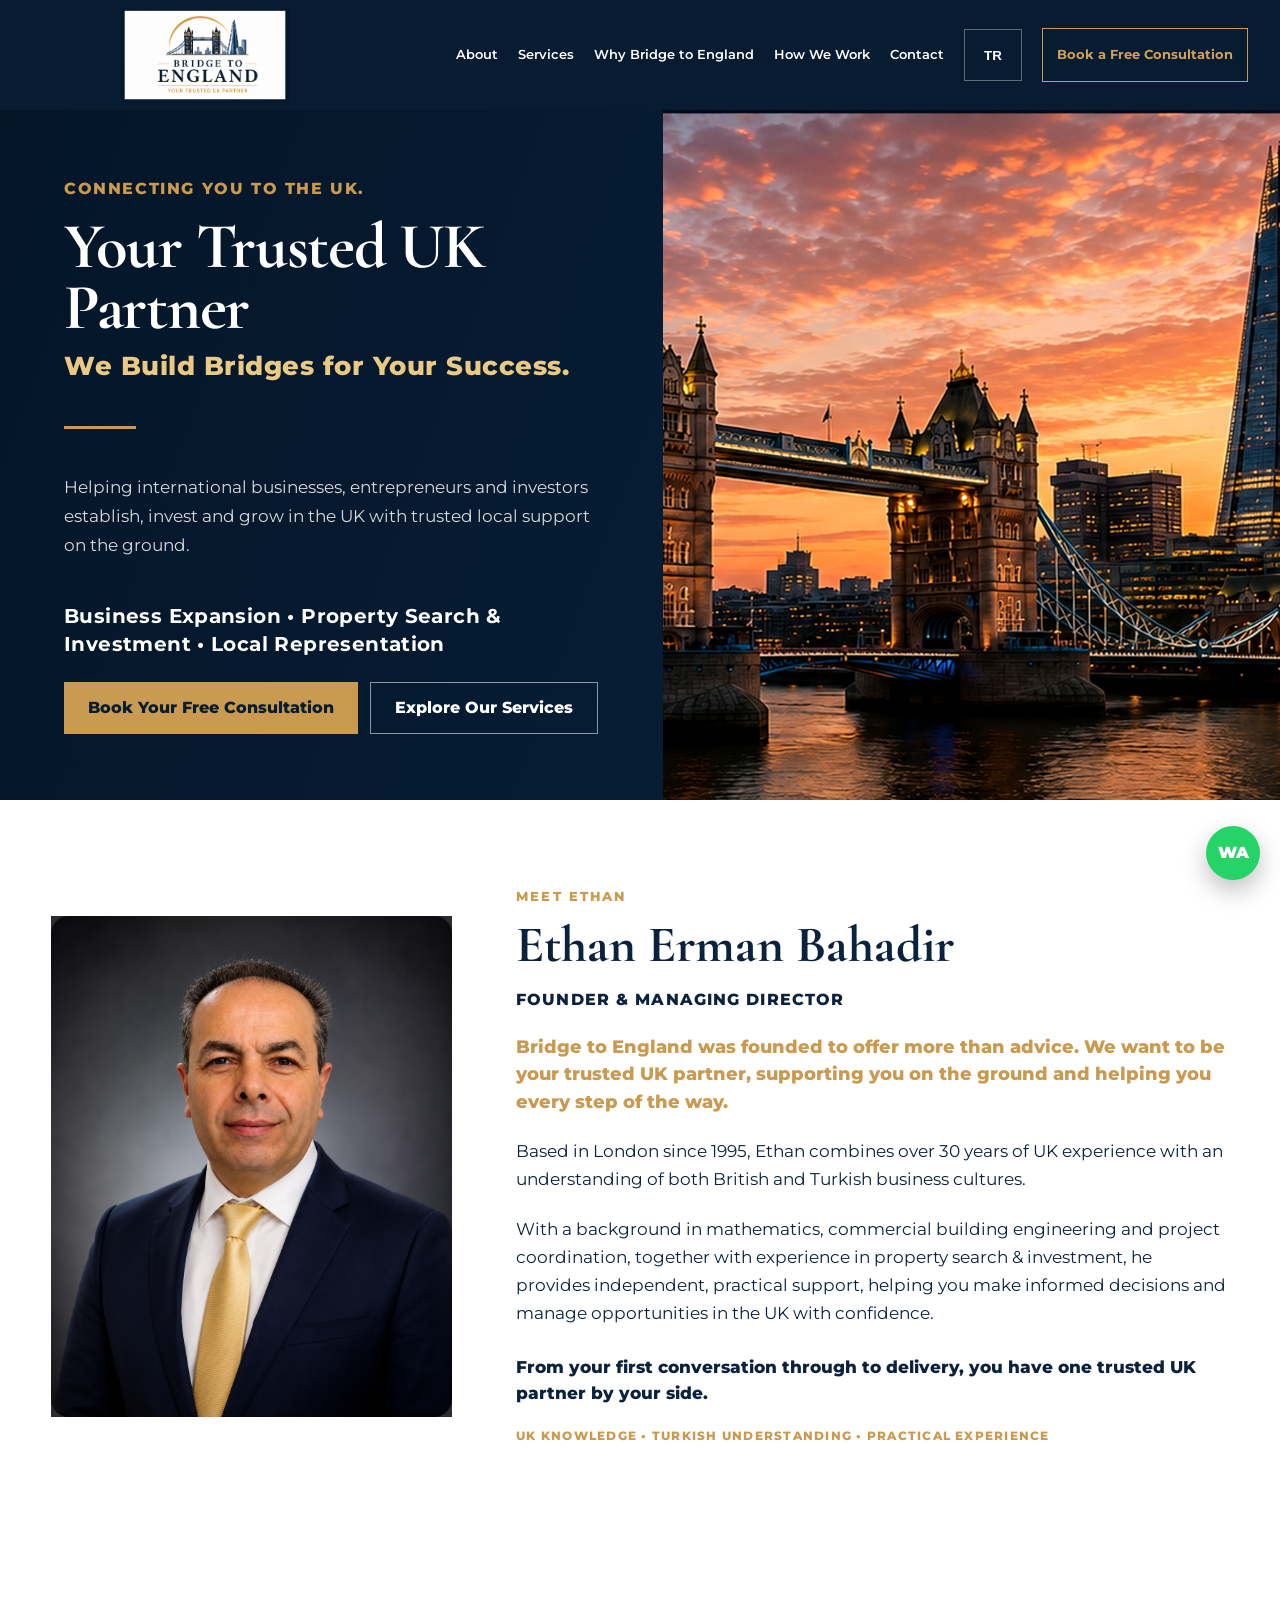
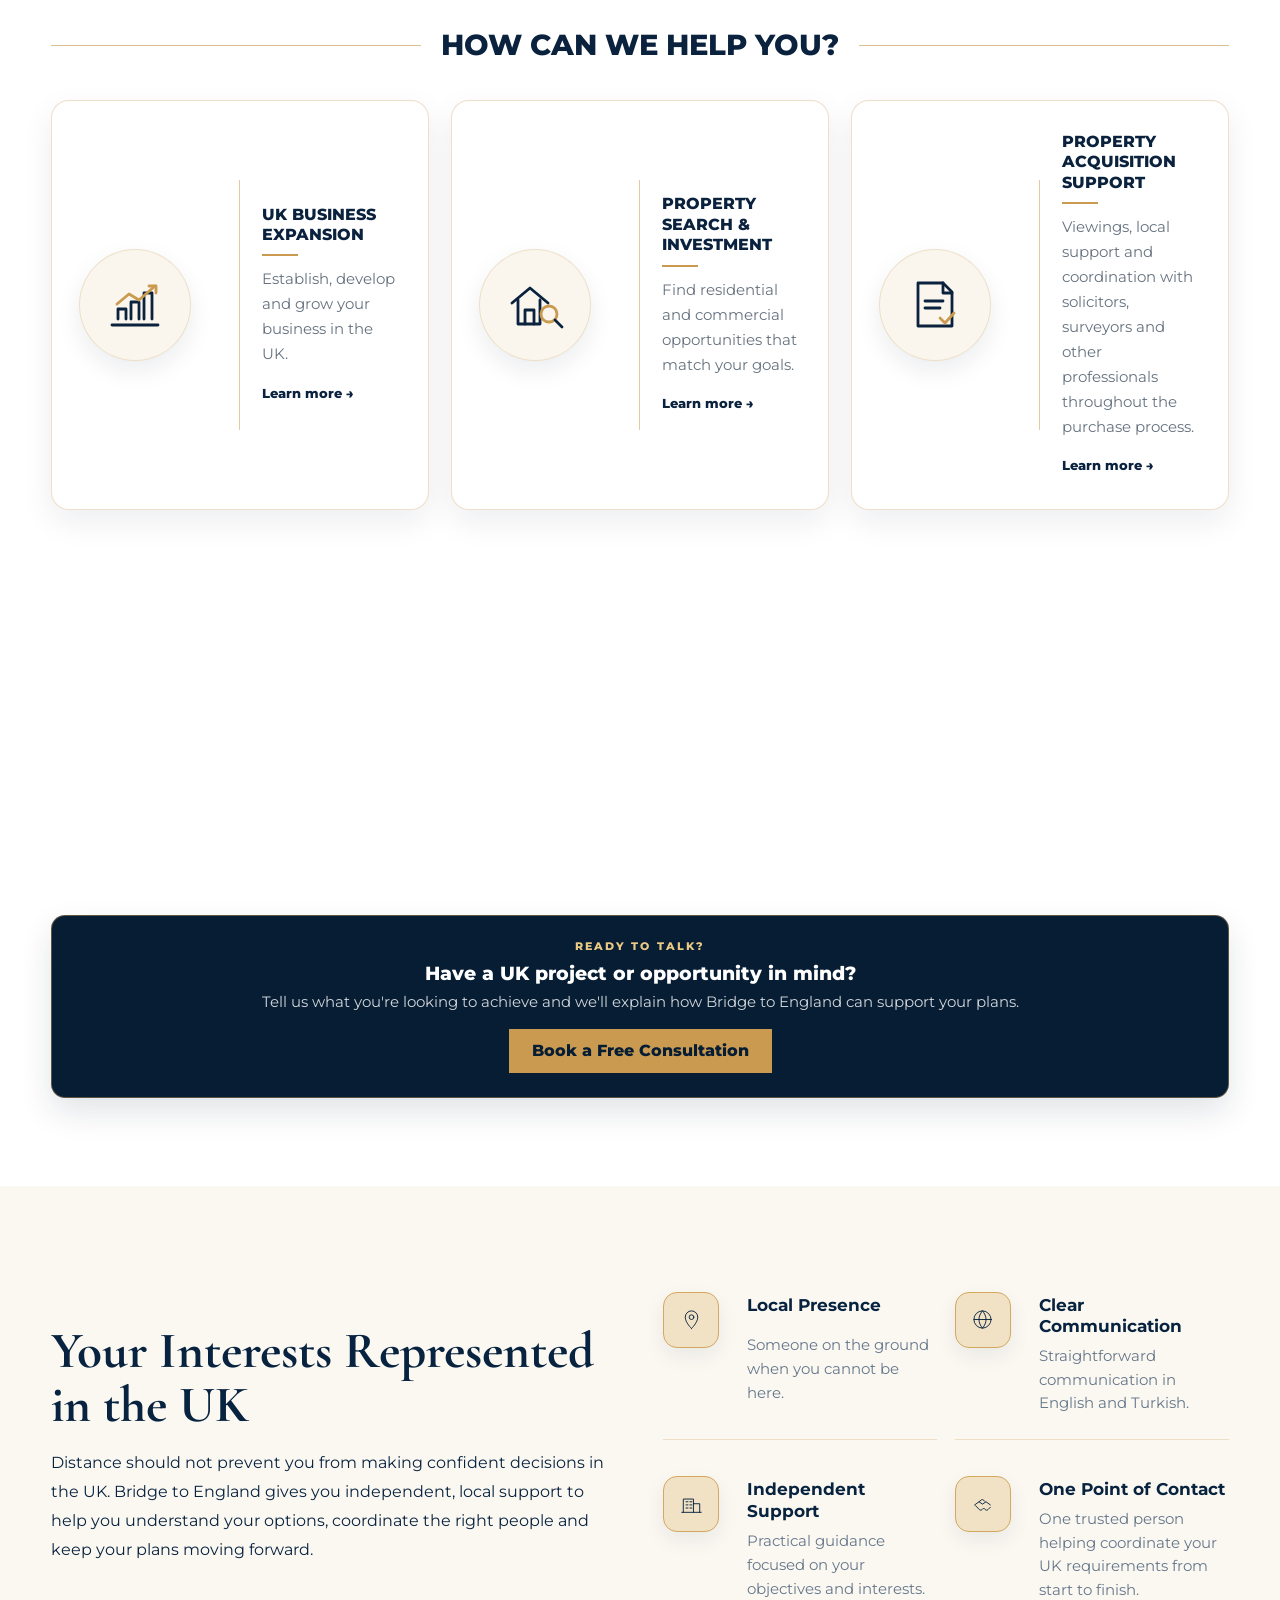
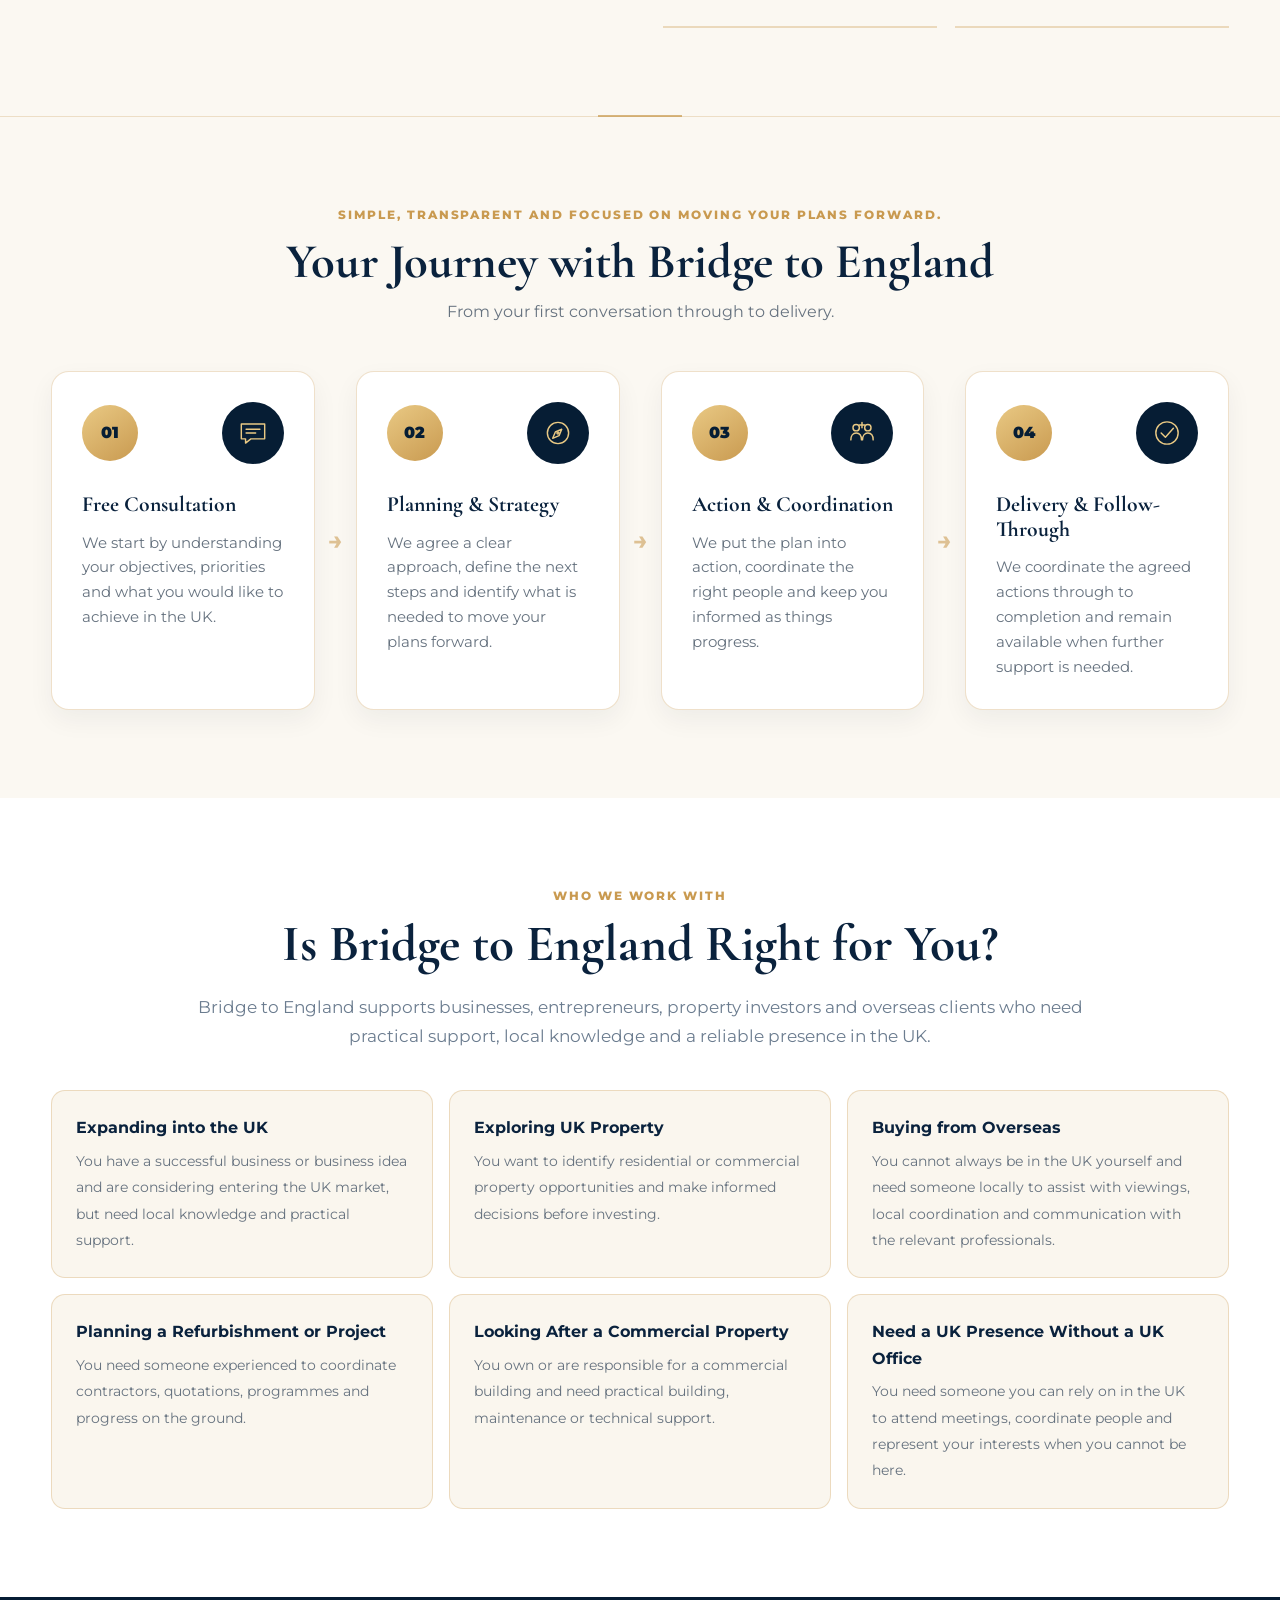
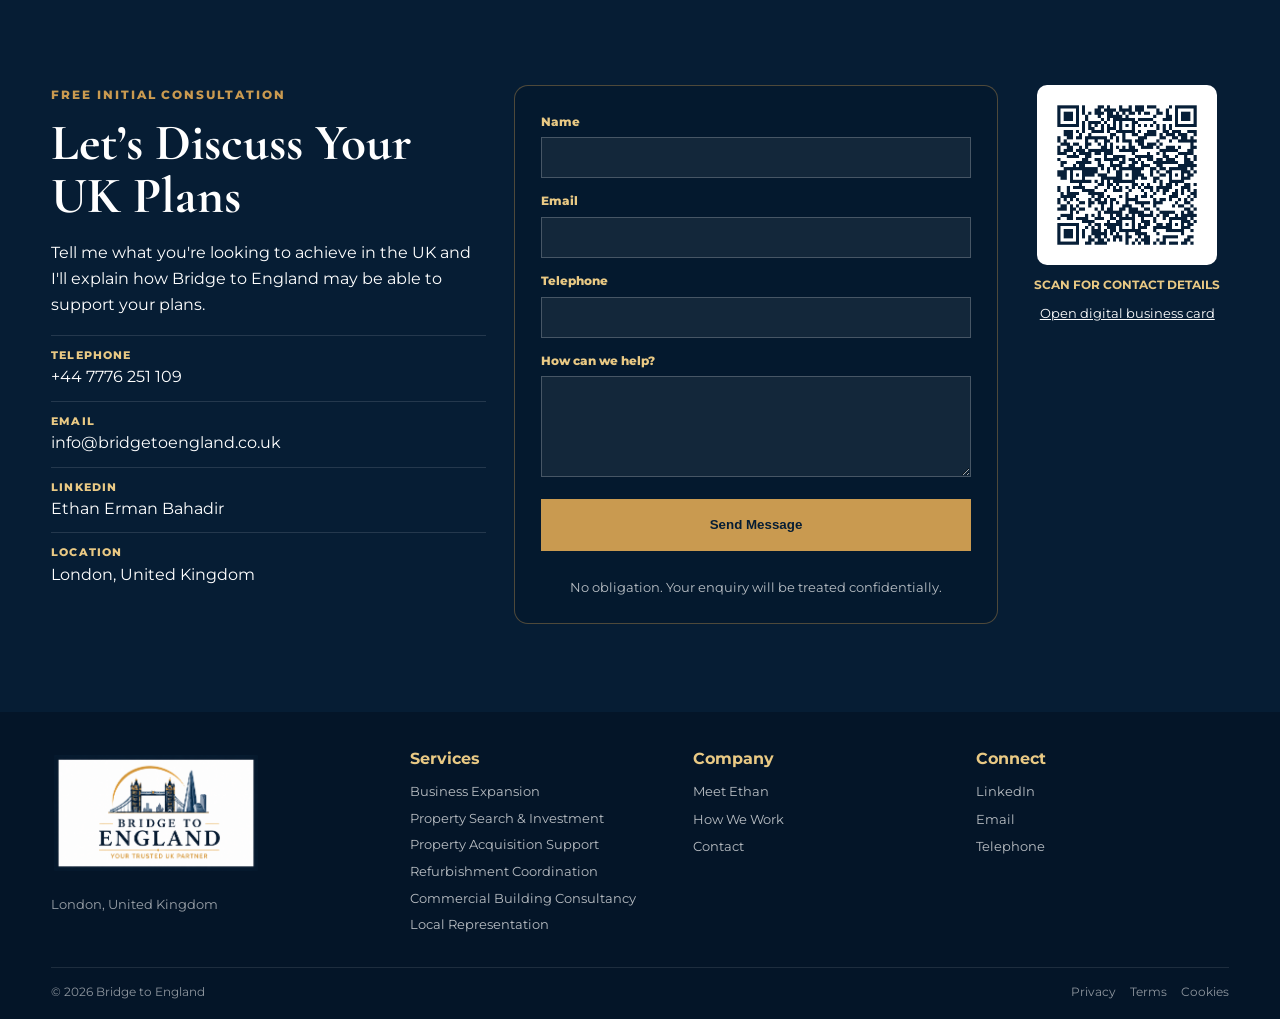
<file: index.html>
<!DOCTYPE html>

<html lang="en">
<head>
<meta charset="utf-8"/>
<meta content="width=device-width,initial-scale=1" name="viewport"/>
<meta name="description" content="Bridge to England helps international businesses, entrepreneurs and investors establish, invest and grow in the UK through business expansion, property search, acquisition support, refurbishment coordination and trusted local representation in London.">
<title>Bridge to England | UK Business Expansion, Property & Local Representation</title>
<link href="favicon.png" rel="icon"/>
<link href="https://fonts.googleapis.com" rel="preconnect"/>
<link crossorigin="" href="https://fonts.gstatic.com" rel="preconnect"/>
<link href="https://fonts.googleapis.com/css2?family=Cormorant+Garamond:wght@600;700&amp;family=Montserrat:wght@400;500;600;700;800&amp;display=swap" rel="stylesheet"/>
<link href="style.css?v=570" rel="stylesheet"/>
<!-- BRIDGE TO ENGLAND V5 CLEAN FINAL --><style>
.who-intro{
  max-width:900px;
  margin:20px auto 0;
  text-align:center;
  color:#6b7c8f;
  font-size:1.08rem;
  line-height:1.7;
}
</style>
<link rel="canonical" href="https://bridgetoengland.co.uk/">
<meta property="og:type" content="website">
<meta property="og:site_name" content="Bridge to England">
<meta property="og:title" content="Bridge to England | UK Business Expansion & Property Support">
<meta property="og:description" content="Trusted London-based support for international businesses, entrepreneurs and investors establishing, investing and growing in the UK.">
<meta property="og:url" content="https://bridgetoengland.co.uk/">
<meta property="og:image" content="https://bridgetoengland.co.uk/tower-bridge-shard-sunset.jpg">
<meta name="twitter:card" content="summary_large_image">
<meta name="twitter:title" content="Bridge to England | UK Business Expansion & Property Support">
<meta name="twitter:description" content="Trusted UK business, property and local representation support for international clients.">
<script type="application/ld+json">
{
  "@context": "https://schema.org",
  "@type": "ProfessionalService",
  "@id": "https://bridgetoengland.co.uk/#business",
  "name": "Bridge to England",
  "url": "https://bridgetoengland.co.uk/",
  "description": "London-based UK business expansion, property and local representation support for international businesses, entrepreneurs and investors.",
  "areaServed": {"@type":"Country","name":"United Kingdom"},
  "address": {"@type":"PostalAddress","addressLocality":"London","addressCountry":"GB"},
  "telephone": "+44 7776 251 109",
  "email": "info@bridgetoengland.co.uk",
  "founder": {
    "@type": "Person",
    "name": "Ethan Erman Bahadir",
    "jobTitle": "Founder & Managing Director"
  },
  "sameAs": ["https://www.linkedin.com/in/ethan-erman-bahadir-b81787232/"],
  "knowsAbout": [
    "UK business expansion",
    "UK market entry",
    "property search and investment",
    "property acquisition support",
    "refurbishment coordination",
    "commercial building consultancy",
    "local representation"
  ]
}
</script>






<style id="bridge-to-england-header-balanced-fix">
/* V5.55 — balanced header position: brand moved right slightly, no overlap */
.site-header {
  background:#071b31 !important;
}

.site-header .nav-wrap.container {
  width:100% !important;
  max-width:none !important;
  margin:0 !important;
  padding-left:140px !important;
  padding-right:42px !important;
  min-height:118px !important;
  display:flex !important;
  align-items:center !important;
  gap:38px !important;
}

.site-header .brand,
.site-header .brand-wordmark {
  flex:0 0 460px !important;
  width:460px !important;
  min-width:460px !important;
  max-width:460px !important;
  margin:0 !important;
  padding:0 !important;
  background:none !important;
  background-image:none !important;
  text-decoration:none !important;
}

.site-header .brand::before,
.site-header .brand::after,
.site-header .brand-wordmark::before,
.site-header .brand-wordmark::after,
.site-header .brand img,
.site-header .brand-wordmark img {
  content:none !important;
  display:none !important;
}

.site-header .brand-main {
  display:block !important;
  color:#fff !important;
  font-family:Georgia,"Times New Roman",serif !important;
  font-size:1.58rem !important;
  font-weight:700 !important;
  line-height:1.05 !important;
  letter-spacing:.045em !important;
  white-space:nowrap !important;
  margin:0 !important;
}

.site-header .brand-sub {
  display:block !important;
  color:#d2a154 !important;
  font-size:.64rem !important;
  font-weight:700 !important;
  line-height:1 !important;
  letter-spacing:.18em !important;
  white-space:nowrap !important;
  margin-top:10px !important;
}

.site-header .menu-toggle {
  display:none !important;
}

.site-header .main-nav {
  flex:1 1 auto !important;
  min-width:0 !important;
  display:flex !important;
  align-items:center !important;
  justify-content:flex-end !important;
  flex-wrap:nowrap !important;
  gap:30px !important;
  margin:0 !important;
  padding:0 !important;
}

.site-header .main-nav > a:not(.nav-cta) {
  flex:0 0 auto !important;
  display:inline-block !important;
  padding:8px 0 !important;
  margin:0 !important;
  color:#fff !important;
  font-size:.91rem !important;
  font-weight:600 !important;
  line-height:1.15 !important;
  white-space:nowrap !important;
}

.site-header .language-toggle {
  flex:0 0 58px !important;
  width:58px !important;
  height:52px !important;
  display:inline-flex !important;
  align-items:center !important;
  justify-content:center !important;
  margin:0 !important;
  padding:0 !important;
}

.site-header .nav-cta {
  flex:0 0 auto !important;
  min-height:54px !important;
  display:inline-flex !important;
  align-items:center !important;
  justify-content:center !important;
  margin:0 !important;
  padding:0 20px !important;
  color:#d2a154 !important;
  font-size:.90rem !important;
  font-weight:700 !important;
  line-height:1.1 !important;
  white-space:nowrap !important;
}

@media (max-width:1600px) and (min-width:1101px) {
  .site-header .nav-wrap.container {
    padding-left:110px !important;
    padding-right:32px !important;
    gap:28px !important;
  }
  .site-header .brand,
  .site-header .brand-wordmark {
    flex-basis:400px !important;
    width:400px !important;
    min-width:400px !important;
    max-width:400px !important;
  }
  .site-header .brand-main { font-size:1.42rem !important; }
  .site-header .brand-sub { font-size:.58rem !important; }
  .site-header .main-nav { gap:20px !important; }
  .site-header .main-nav > a:not(.nav-cta) { font-size:.82rem !important; }
  .site-header .nav-cta { font-size:.80rem !important; padding:0 14px !important; }
}

@media (max-width:1100px) and (min-width:981px) {
  .site-header .nav-wrap.container {
    padding-left:70px !important;
    padding-right:24px !important;
    gap:18px !important;
  }
  .site-header .brand,
  .site-header .brand-wordmark {
    flex-basis:310px !important;
    width:310px !important;
    min-width:310px !important;
    max-width:310px !important;
  }
  .site-header .brand-main { font-size:1.18rem !important; }
  .site-header .brand-sub { font-size:.50rem !important; }
  .site-header .main-nav { gap:12px !important; }
  .site-header .main-nav > a:not(.nav-cta) { font-size:.72rem !important; }
  .site-header .nav-cta { font-size:.72rem !important; padding:0 10px !important; }
}

@media (max-width:980px) {
  .site-header .nav-wrap.container {
    max-width:100% !important;
    padding-left:20px !important;
    padding-right:20px !important;
    min-height:86px !important;
    gap:16px !important;
  }
  .site-header .brand,
  .site-header .brand-wordmark {
    flex:1 1 auto !important;
    width:auto !important;
    min-width:0 !important;
    max-width:none !important;
  }
  .site-header .brand-main {
    font-size:1.22rem !important;
    white-space:normal !important;
  }
  .site-header .brand-sub {
    font-size:.53rem !important;
    white-space:normal !important;
  }
  .site-header .menu-toggle {
    display:flex !important;
  }
}
</style>


<style id="services-cta-compact-fix">
/* V5.57 — compact “Ready to Talk?” CTA under the service cards */
.services-cta {
  min-height:0 !important;
  padding:24px 28px !important;
  margin-top:24px !important;
  border-radius:14px !important;
  display:flex !important;
  flex-direction:column !important;
  align-items:center !important;
  justify-content:center !important;
  gap:7px !important;
}

.services-cta-label {
  margin:0 !important;
  font-size:.70rem !important;
  line-height:1.1 !important;
  letter-spacing:.18em !important;
}

.services-cta-eyebrow {
  margin:2px 0 0 !important;
  font-size:1.18rem !important;
  line-height:1.25 !important;
}

.services-cta-copy {
  margin:0 !important;
  max-width:760px !important;
  font-size:.92rem !important;
  line-height:1.45 !important;
}

.services-cta-button {
  margin-top:8px !important;
  min-height:44px !important;
  padding:10px 22px !important;
  line-height:1.1 !important;
}

@media (max-width:700px) {
  .services-cta {
    padding:22px 18px !important;
    margin-top:20px !important;
    gap:8px !important;
  }
  .services-cta-eyebrow {
    font-size:1.05rem !important;
  }
  .services-cta-copy {
    font-size:.88rem !important;
  }
}
</style>


<style id="scrolling-header-mobile-fix">
/* V5.58 — header scrolls with the page instead of staying fixed/sticky */
.site-header {
  position: static !important;
  top: auto !important;
  left: auto !important;
  right: auto !important;
  z-index: auto !important;
  transform: none !important;
}

body {
  padding-top: 0 !important;
}

@media (max-width: 980px) {
  .site-header {
    position: static !important;
    top: auto !important;
    width: 100% !important;
  }
}
</style>


<style id="mobile-navigation-fix">
/* V5.59 — proper compact mobile navigation */
@media (max-width: 980px) {
  .site-header {
    position: static !important;
    width: 100% !important;
  }

  .site-header .nav-wrap.container {
    position: relative !important;
    display: flex !important;
    align-items: center !important;
    justify-content: space-between !important;
    min-height: 82px !important;
    padding: 12px 18px !important;
    gap: 12px !important;
  }

  .site-header .brand,
  .site-header .brand-wordmark {
    flex: 1 1 auto !important;
    width: auto !important;
    min-width: 0 !important;
    max-width: calc(100% - 64px) !important;
  }

  .site-header .brand-main {
    font-size: 1.18rem !important;
    line-height: 1.05 !important;
    white-space: normal !important;
  }

  .site-header .brand-sub {
    margin-top: 7px !important;
    font-size: .50rem !important;
    line-height: 1.05 !important;
    white-space: normal !important;
  }

  .site-header .menu-toggle {
    flex: 0 0 46px !important;
    width: 46px !important;
    height: 42px !important;
    display: inline-flex !important;
    flex-direction: column !important;
    align-items: center !important;
    justify-content: center !important;
    gap: 5px !important;
    margin: 0 !important;
    padding: 0 !important;
    background: transparent !important;
    border: 0 !important;
    cursor: pointer !important;
  }

  .site-header .menu-toggle span {
    display: block !important;
    width: 27px !important;
    height: 2px !important;
    margin: 0 !important;
    background: #d2a154 !important;
  }

  /* CLOSED by default on phones */
  .site-header .main-nav {
    display: none !important;
  }

  /* Only show the menu after the hamburger is tapped */
  .site-header .main-nav.open {
    position: absolute !important;
    top: 100% !important;
    left: 0 !important;
    right: 0 !important;
    z-index: 1000 !important;
    display: flex !important;
    flex-direction: column !important;
    align-items: stretch !important;
    justify-content: flex-start !important;
    gap: 0 !important;
    max-height: calc(100vh - 82px) !important;
    overflow-y: auto !important;
    padding: 8px 18px 18px !important;
    background: #071b31 !important;
    border-top: 1px solid rgba(210,161,84,.25) !important;
    box-shadow: 0 12px 24px rgba(0,0,0,.18) !important;
  }

  .site-header .main-nav.open > a:not(.nav-cta) {
    display: block !important;
    width: 100% !important;
    padding: 13px 4px !important;
    border-bottom: 1px solid rgba(255,255,255,.08) !important;
    text-align: left !important;
    font-size: .96rem !important;
    line-height: 1.2 !important;
    white-space: normal !important;
  }

  .site-header .main-nav.open .language-toggle {
    width: 100% !important;
    height: 44px !important;
    margin: 12px 0 8px !important;
    border: 1px solid rgba(255,255,255,.30) !important;
  }

  .site-header .main-nav.open .nav-cta {
    width: 100% !important;
    min-height: 46px !important;
    margin: 4px 0 0 !important;
    padding: 11px 14px !important;
    white-space: normal !important;
    text-align: center !important;
    font-size: .90rem !important;
  }
}
</style>



<style id="footer-branding-fix-v561">
/* V5.61 — correct footer selectors */
footer .footer-brand {
  display:flex !important;
  flex-direction:column !important;
  align-items:flex-start !important;
}

footer .footer-wordmark {
  display:flex !important;
  flex-direction:column !important;
  align-items:flex-start !important;
  text-decoration:none !important;
}

footer .footer-brand-main {
  display:block !important;
  width:100% !important;
  margin:0 !important;
  color:#ffffff !important;
  line-height:1.05 !important;
}

footer .footer-brand-sub {
  display:block !important;
  width:100% !important;
  margin:8px 0 12px !important;
  color:#d2a154 !important;
  font-size:.64rem !important;
  font-weight:700 !important;
  line-height:1.15 !important;
  letter-spacing:.18em !important;
  white-space:nowrap !important;
}

footer .footer-brand p {
  margin:0 !important;
}

@media (max-width:700px) {
  footer .footer-brand-sub {
    font-size:.58rem !important;
    white-space:normal !important;
  }
}
</style>


<style id="meet-ethan-portrait-crop-v565">
/* V5.65 — keep the exact approved studio portrait; only improve its on-page crop */
#about .portrait {
  overflow: hidden !important;
  aspect-ratio: 4 / 5 !important;
  background: #2c2d31 !important;
}

#about .portrait img {
  display: block !important;
  width: 100% !important;
  height: 100% !important;
  object-fit: cover !important;
  object-position: 50% 45% !important;
}

/* Keep the portrait balanced on smaller screens too */
@media (max-width: 800px) {
  #about .portrait {
    aspect-ratio: 4 / 5 !important;
    max-width: 520px !important;
    margin-left: auto !important;
    margin-right: auto !important;
  }

  #about .portrait img {
    object-position: 50% 43% !important;
  }
}
</style>


<style id="logo-header-footer-v571">
/* V5.71 - use the supplied Bridge to Britain logo image in header and footer */
.site-header .brand,
.site-header .brand-wordmark{
  flex:0 0 125px !important;
  width:125px !important;
  min-width:125px !important;
  max-width:125px !important;
  display:flex !important;
  align-items:center !important;
  justify-content:flex-start !important;
}

.site-header .brand img.site-logo-image,
.site-header .brand-wordmark img.site-logo-image{
  display:block !important;
  width:112px !important;
  height:auto !important;
  max-height:100px !important;
  object-fit:contain !important;
  background:#fff !important;
  border-radius:4px !important;
}

.site-header .brand-main,
.site-header .brand-sub{
  display:none !important;
}

footer .footer-logo-image{
  display:block !important;
  width:175px !important;
  height:auto !important;
  object-fit:contain !important;
  background:#fff !important;
  border-radius:4px !important;
  margin:0 0 14px !important;
}

footer .footer-brand-main,
footer .footer-brand-sub{
  display:none !important;
}

@media (max-width:980px){
  .site-header .brand,
  .site-header .brand-wordmark{
    flex:0 0 78px !important;
    width:78px !important;
    min-width:78px !important;
    max-width:78px !important;
  }
  .site-header .brand img.site-logo-image,
  .site-header .brand-wordmark img.site-logo-image{
    width:72px !important;
    max-height:66px !important;
  }
}

@media (max-width:700px){
  footer .footer-logo-image{
    width:150px !important;
  }
}
</style>


<style id="logo-polish-v575">
/* V5.75 - larger Bridge to England logo + cleaner header/hero join */

/* Remove the dark divider/line around the header and hero split */
.site-header {
  border-bottom: 0 !important;
  box-shadow: none !important;
}
.hero,
.hero-grid,
.hero-copy,
.hero-media,
.hero-image,
.hero-image-wrap {
  border: 0 !important;
  border-left: 0 !important;
  border-right: 0 !important;
  outline: 0 !important;
  box-shadow: none !important;
}

/* Larger, better-balanced desktop logo */
.site-header .brand,
.site-header .brand-wordmark {
  flex: 0 0 170px !important;
  width: 170px !important;
  min-width: 170px !important;
  max-width: 170px !important;
}

.site-header .brand img.site-logo-image,
.site-header .brand-wordmark img.site-logo-image {
  display: block !important;
  width: 150px !important;
  height: auto !important;
  max-height: 86px !important;
  object-fit: contain !important;
  background: transparent !important;
  border: 0 !important;
  border-radius: 4px !important;
  box-shadow: none !important;
}

/* Keep the header compact and vertically balanced */
@media (min-width: 981px) {
  .site-header .nav-wrap.container {
    min-height: 108px !important;
  }
}

/* Tablet */
@media (max-width: 980px) {
  .site-header .brand,
  .site-header .brand-wordmark {
    flex: 0 0 105px !important;
    width: 105px !important;
    min-width: 105px !important;
    max-width: 105px !important;
  }

  .site-header .brand img.site-logo-image,
  .site-header .brand-wordmark img.site-logo-image {
    width: 96px !important;
    max-height: 66px !important;
  }
}

/* Small phones */
@media (max-width: 560px) {
  .site-header .brand,
  .site-header .brand-wordmark {
    flex: 0 0 88px !important;
    width: 88px !important;
    min-width: 88px !important;
    max-width: 88px !important;
  }

  .site-header .brand img.site-logo-image,
  .site-header .brand-wordmark img.site-logo-image {
    width: 82px !important;
    max-height: 58px !important;
  }
}
</style>


<style id="logo-seam-fix-v576">
/* V5.76 - slightly larger header logo and force-remove the hero seam */

/* Header logo: larger, but still leaves comfortable room for navigation */
@media (min-width: 1280px) {
  .site-header .brand,
  .site-header .brand-wordmark {
    flex: 0 0 200px !important;
    width: 200px !important;
    min-width: 200px !important;
    max-width: 200px !important;
  }

  .site-header .brand img.site-logo-image,
  .site-header .brand-wordmark img.site-logo-image {
    width: 178px !important;
    height: auto !important;
    max-height: 100px !important;
    object-fit: contain !important;
    margin: 0 !important;
  }

  .site-header .nav-wrap.container {
    min-height: 110px !important;
  }
}

/* Medium desktop: keep enough room for the navigation text */
@media (min-width: 981px) and (max-width: 1279px) {
  .site-header .brand,
  .site-header .brand-wordmark {
    flex: 0 0 170px !important;
    width: 170px !important;
    min-width: 170px !important;
    max-width: 170px !important;
  }

  .site-header .brand img.site-logo-image,
  .site-header .brand-wordmark img.site-logo-image {
    width: 150px !important;
    max-height: 86px !important;
  }
}

/* Remove every possible header line */
.site-header,
.site-header .nav-wrap,
.site-header .container {
  border-bottom: 0 !important;
  box-shadow: none !important;
}
.site-header::before,
.site-header::after,
.site-header .nav-wrap::before,
.site-header .nav-wrap::after {
  content: none !important;
  display: none !important;
}

/* Force the hero panels to meet with no black/sub-pixel seam */
.hero,
.hero-grid,
.hero-copy,
.hero-photo {
  border: 0 !important;
  outline: 0 !important;
  box-shadow: none !important;
}

.hero-grid {
  gap: 0 !important;
  column-gap: 0 !important;
  background: #071b31 !important;
  overflow: hidden !important;
}

.hero-copy {
  position: relative !important;
  z-index: 1 !important;
  margin-right: -1px !important;
}

/* Overlap the image very slightly over the join.
   This removes the thin dark line caused by browser sub-pixel rendering. */
.hero-photo {
  position: relative !important;
  z-index: 2 !important;
  overflow: hidden !important;
  margin-left: -3px !important;
  width: calc(100% + 3px) !important;
}

.hero-photo img {
  display: block !important;
  width: 100% !important;
  height: 100% !important;
  border: 0 !important;
  outline: 0 !important;
  margin: 0 !important;
}
</style>


<style id="final-logo-v577">
/* V5.77 - approved Bridge to England logo */
.site-header .brand img.site-logo-image,
.site-header .brand-wordmark img.site-logo-image {
  width: 190px !important;
  max-height: 100px !important;
  height: auto !important;
  object-fit: contain !important;
  background: transparent !important;
  border: 0 !important;
  box-shadow: none !important;
}

@media (min-width: 981px) and (max-width: 1279px) {
  .site-header .brand img.site-logo-image,
  .site-header .brand-wordmark img.site-logo-image {
    width: 165px !important;
    max-height: 90px !important;
  }
}

@media (max-width: 980px) {
  .site-header .brand img.site-logo-image,
  .site-header .brand-wordmark img.site-logo-image {
    width: 110px !important;
    max-height: 70px !important;
  }
}

@media (max-width: 560px) {
  .site-header .brand img.site-logo-image,
  .site-header .brand-wordmark img.site-logo-image {
    width: 92px !important;
    max-height: 62px !important;
  }
}

/* Footer logo uses the same approved image at a comfortable width */
footer .footer-logo-image {
  width: 210px !important;
  height: auto !important;
  max-width: 100% !important;
  object-fit: contain !important;
  background: transparent !important;
  border: 0 !important;
  box-shadow: none !important;
}

/* Keep header and hero joins clean */
.site-header,
.site-header .nav-wrap,
.hero,
.hero-grid,
.hero-copy,
.hero-photo {
  border: 0 !important;
  outline: 0 !important;
  box-shadow: none !important;
}
</style>

</head>
<body>
<header class="site-header">
<div class="container nav-wrap">
<a class="brand brand-wordmark" href="#home" aria-label="Bridge to England home"><img class="site-logo-image" src="bridge-to-england-logo.png" alt="Bridge to England logo"></a>
<button aria-label="Open navigation" class="menu-toggle"><span></span><span></span><span></span></button>
<nav class="main-nav">
<a data-en="About" data-tr="Hakkımızda" href="#about">About</a>
<a data-en="Services" data-tr="Hizmetler" href="#services">Services</a>
<a data-en="Why Bridge to England" data-tr="Neden Bridge to England" href="#why">Why Bridge to England</a>
<a data-en="How We Work" data-tr="Nasıl Çalışıyoruz" href="#process">How We Work</a>
<a data-en="Contact" data-tr="İletişim" href="#contact">Contact</a>
<button class="language-toggle" type="button">TR</button>
<a class="nav-cta" data-en="Book a Free Consultation" data-tr="Ücretsiz Görüşme Ayarla" href="#contact">Book a Free Consultation</a>
</nav>
</div>
</header>
<main>
<section class="hero" id="home">
<div class="hero-grid">
<div class="hero-copy reveal">
<p class="hero-slogan" data-en="Connecting You to the UK." data-tr="Sizi Birleşik Krallık'a Bağlıyoruz.">Connecting You to the UK.</p><p class="trusted-partner-main" data-en="Your Trusted UK Partner" data-tr="Birleşik Krallık’taki Güvenilir İş Ortağınız">Your Trusted UK Partner</p>
<p class="hero-bridge hero-bridge-support" data-en="We Build Bridges for Your Success." data-tr="Başarınız İçin Köprüler Kuruyoruz.">We Build Bridges for Your Success.</p>
<div class="gold-rule"></div>
<p class="hero-lead" data-en="Helping international businesses, entrepreneurs and investors establish, invest and grow in the UK with trusted local support on the ground." data-tr="Uluslararası işletmelere, girişimcilere ve yatırımcılara Birleşik Krallık’ta iş kurma, yatırım yapma ve büyüme süreçlerinde güvenilir yerel destek sunuyoruz.">Helping international businesses, entrepreneurs and investors establish, invest and grow in the UK with trusted local support on the ground.</p>
<p class="hero-service-line" data-en="Business Expansion • Property Search &amp; Investment • Local Representation" data-tr="İş Geliştirme • Gayrimenkul Arama &amp; Yatırım • Yerel Temsil">Business Expansion • Property Search &amp; Investment • Local Representation</p>
<div class="hero-actions">
<a class="button gold" data-en="Book Your Free Consultation" data-tr="Ücretsiz Görüşmenizi Ayarlayın" href="#contact">Book Your Free Consultation</a>
<a class="button outline" data-en="Explore Our Services" data-tr="Hizmetlerimizi Keşfedin" href="#services">Explore Our Services</a>
</div>
</div>
<div class="hero-photo"><img alt="Tower Bridge and The Shard at sunset" src="tower-bridge-shard-sunset.jpg"/></div>
</div>
</section>
<section class="section" id="about">
<div class="container about-grid">
<div class="portrait reveal"><img alt="Ethan Erman Bahadir" src="ethan-erman-bahadir-studio.png"/></div>
<div class="about-copy reveal">
<div class="eyebrow about-partner-eyebrow" data-en="Meet Ethan" data-tr="Ethan ile Tanışın">Meet Ethan</div><h2>Ethan Erman Bahadir</h2><div class="about-role" data-en="Founder &amp; Managing Director" data-tr="Kurucu &amp; Genel Müdür">Founder &amp; Managing Director</div>
<p class="about-client-intro" data-en="Bridge to England was founded to offer more than advice. We want to be your trusted UK partner, supporting you on the ground and helping you every step of the way." data-tr="Bridge to England yalnızca danışmanlık sunmak için kurulmadı. Birleşik Krallık’taki güvenilir iş ortağınız olarak sahada yanınızda olmayı ve her adımda destek vermeyi amaçlıyoruz.">Bridge to England was founded to offer more than advice. We want to be your trusted UK partner, supporting you on the ground and helping you every step of the way.</p><p class="about-body-copy" data-en="Based in London since 1995, Ethan combines over 30 years of UK experience with an understanding of both British and Turkish business cultures." data-tr="1995’ten beri Londra’da yaşayan Ethan, 30 yılı aşkın Birleşik Krallık deneyimini hem Britanya hem de Türk iş kültürüne dair anlayışla birleştirir.">Based in London since 1995, Ethan combines over 30 years of UK experience with an understanding of both British and Turkish business cultures.</p><p class="about-body-copy" data-en="With a background in mathematics, commercial building engineering and project coordination, together with experience in property search &amp; investment, he provides independent, practical support, helping you make informed decisions and manage opportunities in the UK with confidence." data-tr="Matematik, ticari bina mühendisliği, proje koordinasyonu ve gayrimenkul arama ve yatırım geçmişiyle, bağımsız ve pratik destek sunar, müşterilerin bilinçli kararlar almasına ve Birleşik Krallık’taki fırsatları güvenle yönetmesine yardımcı olur.">With a background in mathematics, commercial building engineering and project coordination, together with experience in property search &amp; investment, he provides independent, practical support, helping you make informed decisions and manage opportunities in the UK with confidence.</p><p class="about-trusted-close" data-en="From your first conversation through to delivery, you have one trusted UK partner by your side." data-tr="İlk görüşmenizden başarılı teslimata kadar yanınızda güvenilir bir Birleşik Krallık iş ortağınız olur.">From your first conversation through to delivery, you have one trusted UK partner by your side.</p><div class="about-trust-strip" data-en="UK Knowledge • Turkish Understanding • Practical Experience" data-tr="Birleşik Krallık Bilgisi • Türk Kültürünü Anlama • Pratik Deneyim">UK Knowledge • Turkish Understanding • Practical Experience</div></div>
</div>
</section>
<!-- SERVICE ICON SET V4.6 - HARD REBUILD -->
<section class="section services" id="services">
<div class="container">
<div class="section-rule-title">
<span></span>
<h3 data-en="How Can We Help You?" data-tr="Size Nasıl Yardımcı Olabiliriz?">How Can We Help You?</h3>
<span></span>
</div>
<div class="service-grid">
<article class="service-card reveal">
<div class="service-icon">
<svg aria-hidden="true" viewbox="0 0 64 64">
<path d="M9 52h46"></path>
<path d="M15 46V36h8v10M28 46V29h8v17M41 46V20h8v26"></path>
<path d="M14 31l12-10 10 6 16-14"></path>
<path d="M46 13h7v7"></path>
</svg>
</div>
<div class="service-copy">
<h4 data-en="UK Business Expansion" data-tr="Birleşik Krallık’ta İş Geliştirme">UK Business Expansion</h4>
<p data-en="Establish, develop and grow your business in the UK." data-tr="İşinizi Birleşik Krallık’ta kurun, geliştirin ve büyütün.">
             Establish, develop and grow your business in the UK.
          </p>
<a data-en="Learn more →" data-tr="Daha fazla bilgi →" href="business-expansion.html">Learn more →</a>
</div>
</article>
<article class="service-card reveal">
<div class="service-icon">
<svg aria-hidden="true" viewbox="0 0 64 64">
<path d="M9 30 27 15l18 15"></path>
<path d="M15 27v24h22V27"></path>
<path d="M22 51V37h9v14"></path>
<circle cx="46" cy="41" r="8"></circle>
<path d="m52 47 7 7"></path>
</svg>
</div>
<div class="service-copy">
<h4 data-en="Property Search &amp; Investment" data-tr="Gayrimenkul Arama &amp; Yatırım">Property Search &amp; Investment</h4>
<p data-en="Find residential and commercial opportunities that match your goals." data-tr="Hedeflerinize uygun konut ve ticari gayrimenkul fırsatlarını bulun.">
             Find residential and commercial opportunities that match your goals.
          </p>
<a data-en="Learn more →" data-tr="Daha fazla bilgi →" href="property-search-investment.html">Learn more →</a>
</div>
</article>
<article class="service-card reveal">
<div class="service-icon">
<svg aria-hidden="true" viewbox="0 0 64 64">
<path d="M15 10h25l9 9v34H15z"></path>
<path d="M40 10v10h9"></path>
<path d="M22 28h18M22 35h15"></path>
<path d="M37 45l5 5 9-10"></path>
</svg>
</div>
<div class="service-copy">
<h4 data-en="Property Acquisition Support" data-tr="Gayrimenkul Satın Alma Desteği">Property Acquisition Support</h4>
<p data-en="Viewings, local support and coordination with solicitors, surveyors and other professionals throughout the purchase process." data-tr="Gayrimenkul görüntülemeleri, yerel destek ve satın alma süreci boyunca avukatlar, eksperler ve diğer profesyonellerle koordinasyon.">Viewings, local support and coordination with solicitors, surveyors and other professionals throughout the purchase process.</p>
<a data-en="Learn more →" data-tr="Daha fazla bilgi →" href="property-acquisition.html">Learn more →</a>
</div>
</article>
<article class="service-card reveal">
<div class="service-icon">
<svg aria-hidden="true" viewbox="0 0 64 64">
<rect height="36" rx="2" width="28" x="13" y="14"></rect>
<path d="M21 11h12v7H21z"></path>
<path d="M20 27l3 3 5-6M20 36l3 3 5-6M20 45l3 3 5-6"></path>
<circle cx="47" cy="43" r="8"></circle>
<path d="M47 39v8M43 43h8"></path>
</svg>
</div>
<div class="service-copy">
<h4 data-en="Refurbishment Coordination" data-tr="Tadilat Koordinasyonu">Refurbishment Coordination</h4>
<p data-en="We coordinate contractors, quotations, programmes and quality from start to finish." data-tr="Yüklenicileri, teklifleri, programları ve kaliteyi baştan sona koordine ederiz.">We coordinate contractors, quotations, programmes and quality from start to finish.</p>
<a data-en="Learn more →" data-tr="Daha fazla bilgi →" href="refurbishment-coordination.html">Learn more →</a>
</div>
</article>
<article class="service-card reveal">
<div class="service-icon">
<svg aria-hidden="true" viewbox="0 0 64 64">
<path d="M12 53V17h25v36M37 29h15v24M8 53h48"></path>
<path d="M18 24h5M28 24h5M18 32h5M28 32h5M18 40h5M28 40h5"></path>
<path d="M22 53v-8h9v8M43 36h4M43 44h4"></path>
</svg>
</div>
<div class="service-copy">
<h4 data-en="Commercial Building Consultancy" data-tr="Ticari Bina Danışmanlığı">Commercial Building Consultancy</h4>
<p data-en="Practical engineering, maintenance and technical guidance for commercial buildings." data-tr="Ticari binalar için pratik mühendislik, bakım ve teknik rehberlik.">Practical engineering, maintenance and technical guidance for commercial buildings.</p>
<a data-en="Learn more →" data-tr="Daha fazla bilgi →" href="commercial-building-consultancy.html">Learn more →</a>
</div>
</article>
<article class="service-card reveal">
<div class="service-icon">
<svg aria-hidden="true" viewbox="0 0 64 64">
<circle cx="32" cy="17" r="7"></circle>
<path d="M19 51c1-10 6-16 13-16s12 6 13 16"></path>
<path d="M24 38l8 8 8-8"></path>
<path d="M29 46l3 6 3-6"></path>
<path d="M11 52h42"></path>
</svg>
</div>
<div class="service-copy">
<h4 data-en="Local Representation" data-tr="Yerel Temsil">Local Representation</h4>
<p data-en="A trusted UK representative when you cannot be present." data-tr="Bulunamadığınızda güvenilir Birleşik Krallık temsilciniz.">A trusted UK representative when you cannot be present.</p>
<a data-en="Learn more →" data-tr="Daha fazla bilgi →" href="local-representation.html">Learn more →</a>
</div>
</article>
</div><div class="services-cta"><span class="services-cta-label" data-en="READY TO TALK?" data-tr="GÖRÜŞMEYE HAZIR MISINIZ?">READY TO TALK?</span><p class="services-cta-eyebrow" data-en="Have a UK project or opportunity in mind?" data-tr="Birleşik Krallık’ta bir projeniz veya fırsatınız mı var?">Have a UK project or opportunity in mind?</p><p class="services-cta-copy" data-en="Tell us what you're looking to achieve and we'll explain how Bridge to England can support your plans." data-tr="Neyi başarmak istediğinizi bize anlatın; Bridge to England’ın planlarınızı nasıl destekleyebileceğini açıklayalım.">Tell us what you're looking to achieve and we'll explain how Bridge to England can support your plans.</p><a class="btn btn-gold services-cta-button" data-en="Book a Free Consultation" data-tr="Ücretsiz Görüşme Ayarlayın" href="#contact">Book a Free Consultation</a></div>
</div>
</section>
<section class="section why interests-section" id="why">
<div class="container why-grid">
<div class="reveal">
<h2 data-en="Your Interests Represented in the UK" data-tr="Birleşik Krallık’ta Çıkarlarınız Temsil Ediliyor">Your Interests Represented in the UK</h2>
<p class="why-intro" data-en="Distance should not prevent you from making confident decisions in the UK. Bridge to England gives you independent, local support to help you understand your options, coordinate the right people and keep your plans moving forward." data-tr="İş geliştirme ve gayrimenkul yatırımından proje koordinasyonu ve yerel temsile kadar, Birleşik Krallık’ta bizzat bulunamadığınızda ihtiyaç duyduğunuz pratik desteği sağlıyoruz.">Distance should not prevent you from making confident decisions in the UK. Bridge to England gives you independent, local support to help you understand your options, coordinate the right people and keep your plans moving forward.</p>
</div>
<div class="why-cards why-cards-four reveal">
<div class="why-card interests-feature">
<div aria-hidden="true" class="why-icon">
<svg viewbox="0 0 64 64"><path d="M32 55s16-15 16-29a16 16 0 1 0-32 0c0 14 16 29 16 29z"></path><circle cx="32" cy="26" r="6"></circle></svg>
</div>
<strong data-en="Local Presence" data-tr="1995’ten Beri Londra’da">Local Presence</strong>
<span data-en="Someone on the ground when you cannot be here." data-tr="Londra’da 30 yılı aşkın yerel bilgi ve deneyim.">Someone on the ground when you cannot be here.</span>
</div>
<div class="why-card interests-feature">
<div aria-hidden="true" class="why-icon">
<svg viewbox="0 0 64 64"><circle cx="32" cy="32" r="22"></circle><path d="M10 32h44M32 10c6 7 9 14 9 22s-3 15-9 22M32 10c-6 7-9 14-9 22s3 15 9 22"></path></svg>
</div>
<strong data-en="Clear Communication" data-tr="İki Dilli Destek">Clear Communication</strong>
<span data-en="Straightforward communication in English and Turkish." data-tr="İngilizce ve Türkçe profesyonel iletişim.">Straightforward communication in English and Turkish.</span>
</div>
<div class="why-card interests-feature">
<div aria-hidden="true" class="why-icon">
<svg viewbox="0 0 64 64"><path d="M11 52V18h26v34M37 30h16v22M7 52h50"></path><path d="M18 25h5M28 25h5M18 33h5M28 33h5M18 41h5M28 41h5"></path></svg>
</div>
<strong data-en="Independent Support" data-tr="Ticari Deneyim">Independent Support</strong>
<span data-en="Practical guidance focused on your objectives and interests." data-tr="Bina mühendisliği, gayrimenkul yatırımı ve proje koordinasyonu deneyimi.">Practical guidance focused on your objectives and interests.</span>
</div>
<div class="why-card interests-feature">
<div aria-hidden="true" class="why-icon">
<svg viewbox="0 0 64 64"><path d="M12 33l11-8 9 6 9-6 11 8"></path><path d="M14 35l10 10c2 2 5 2 7 0l4-4 4 4c2 2 5 2 7 0l6-6"></path><path d="M23 25l5-4c2-2 5-2 7 0l3 3"></path></svg>
</div>
<strong data-en="One Point of Contact" data-tr="Güvenilir Yerel İş Ortağı">One Point of Contact</strong>
<span data-en="One trusted person helping coordinate your UK requirements from start to finish." data-tr="Birleşik Krallık yolculuğunuz boyunca bağımsız danışmanlık ve pratik destek.">One trusted person helping coordinate your UK requirements from start to finish.</span>
</div>
</div>
</div>
</section>
<section class="section process" id="process">
<div class="container">
<div class="services-heading reveal process-heading">
<p class="section-label" data-en="Simple, transparent and focused on moving your plans forward." data-tr="Basit, şeffaf ve planlarınızı ilerletmeye odaklı.">Simple, transparent and focused on moving your plans forward.</p>
<h2 data-en="Your Journey with Bridge to England" data-tr="Bridge to England ile Yolculuğunuz">Your Journey with Bridge to England</h2>
<p class="process-subtitle" data-en="From your first conversation through to delivery." data-tr="İlk görüşmenizden başarılı teslimata kadar yanınızdayız.">
        From your first conversation through to delivery.
      </p>
</div>
<div class="process-journey">
<article class="process-card reveal">
<div class="process-top">
<div class="process-number">01</div>
<div aria-hidden="true" class="process-icon">
<svg viewbox="0 0 64 64">
<path d="M10 15h44v28H28l-10 8v-8h-8z"></path>
<path d="M19 25h26M19 32h18"></path>
</svg>
</div>
</div>
<h3 data-en="Free Consultation" data-tr="Ücretsiz Görüşme">Free Consultation</h3>
<p data-en="We start by understanding your objectives, priorities and what you would like to achieve in the UK." data-tr="Birleşik Krallık’ta hedeflerinizi, önceliklerinizi ve neyi başarmak istediğinizi anlayarak başlarız.">We start by understanding your objectives, priorities and what you would like to achieve in the UK.</p>
</article>
<div aria-hidden="true" class="process-connector">→</div>
<article class="process-card reveal">
<div class="process-top">
<div class="process-number">02</div>
<div aria-hidden="true" class="process-icon">
<svg viewbox="0 0 64 64">
<circle cx="32" cy="32" r="20"></circle>
<path d="M39 25l-5 12-12 5 5-12z"></path>
<circle cx="32" cy="32" r="2"></circle>
</svg>
</div>
</div>
<h3 data-en="Planning &amp; Strategy" data-tr="Planlama &amp; Strateji">Planning &amp; Strategy</h3>
<p data-en="We agree a clear approach, define the next steps and identify what is needed to move your plans forward." data-tr="Net bir yaklaşım üzerinde anlaşır, sonraki adımları belirler ve planlarınızı ilerletmek için gerekenleri tanımlarız.">We agree a clear approach, define the next steps and identify what is needed to move your plans forward.</p>
</article>
<div aria-hidden="true" class="process-connector">→</div>
<article class="process-card reveal">
<div class="process-top">
<div class="process-number">03</div>
<div aria-hidden="true" class="process-icon">
<svg viewbox="0 0 64 64">
<circle cx="21" cy="22" r="6"></circle>
<circle cx="43" cy="22" r="6"></circle>
<path d="M11 45c0-8 4-13 10-13s10 5 10 13M33 45c0-8 4-13 10-13s10 5 10 13"></path>
<path d="M27 17h10M32 12v10"></path>
</svg>
</div>
</div>
<h3 data-en="Action &amp; Coordination" data-tr="Uygulama &amp; Koordinasyon">Action &amp; Coordination</h3>
<p data-en="We put the plan into action, coordinate the right people and keep you informed as things progress." data-tr="Planı uygulamaya koyar, doğru kişileri koordine eder ve süreç ilerledikçe sizi bilgilendiririz.">We put the plan into action, coordinate the right people and keep you informed as things progress.</p>
</article>
<div aria-hidden="true" class="process-connector">→</div>
<article class="process-card reveal">
<div class="process-top">
<div class="process-number">04</div>
<div aria-hidden="true" class="process-icon">
<svg viewbox="0 0 64 64">
<circle cx="32" cy="32" r="21"></circle>
<path d="m21 32 8 8 15-17"></path>
</svg>
</div>
</div>
<h3 data-en="Delivery &amp; Follow-Through" data-tr="Teslimat &amp; Takip">Delivery &amp; Follow-Through</h3>
<p data-en="We coordinate the agreed actions through to completion and remain available when further support is needed." data-tr="Kararlaştırılan adımları tamamlanana kadar koordine eder ve ek desteğe ihtiyaç olduğunda ulaşılabilir olmaya devam ederiz.">We coordinate the agreed actions through to completion and remain available when further support is needed.</p>
</article>
</div>
</div>
</section>
<section class="section who-section" id="who">
<div class="container">
<div class="services-heading reveal">
<p class="section-label" data-en="Who We Work With" data-tr="Kimlerle Çalışıyoruz">Who We Work With</p>
<h2 data-en="Is Bridge to England Right for You?" data-tr="Bridge to England Sizin İçin Doğru Seçim mi?">Is Bridge to England Right for You?</h2><p class="who-intro" data-en="Bridge to England supports businesses, entrepreneurs, property investors and overseas clients who need practical support, local knowledge and a reliable presence in the UK." data-tr="Bridge to England, Birleşik Krallık’ta pratik destek, yerel bilgi ve güvenilir bir varlığa ihtiyaç duyan işletmeleri, girişimcileri, gayrimenkul yatırımcılarını ve yurt dışındaki müşterileri destekler.">Bridge to England supports businesses, entrepreneurs, property investors and overseas clients who need practical support, local knowledge and a reliable presence in the UK.</p>
</div>
<div class="who-grid"><div class="who-card reveal"><strong data-en="Expanding into the UK" data-tr="Birleşik Krallık’a Açılmak">Expanding into the UK</strong><span data-en="You have a successful business or business idea and are considering entering the UK market, but need local knowledge and practical support." data-tr="Başarılı bir işletmeniz veya iş fikriniz var ve Birleşik Krallık pazarına girmeyi düşünüyorsunuz; ancak yerel bilgiye ve pratik desteğe ihtiyaç duyuyorsunuz.">You have a successful business or business idea and are considering entering the UK market, but need local knowledge and practical support.</span></div>
<div class="who-card reveal"><strong data-en="Exploring UK Property" data-tr="Birleşik Krallık’ta Gayrimenkul Fırsatları">Exploring UK Property</strong><span data-en="You want to identify residential or commercial property opportunities and make informed decisions before investing." data-tr="Konut veya ticari gayrimenkul fırsatlarını belirlemek ve yatırım yapmadan önce bilinçli kararlar almak istiyorsunuz.">You want to identify residential or commercial property opportunities and make informed decisions before investing.</span></div>
<div class="who-card reveal"><strong data-en="Buying from Overseas" data-tr="Yurt Dışından Satın Almak">Buying from Overseas</strong><span data-en="You cannot always be in the UK yourself and need someone locally to assist with viewings, local coordination and communication with the relevant professionals." data-tr="Her zaman Birleşik Krallık’ta bulunamıyorsunuz ve görüntülemeler, yerel koordinasyon ve ilgili profesyonellerle iletişim konusunda desteğe ihtiyaç duyuyorsunuz.">You cannot always be in the UK yourself and need someone locally to assist with viewings, local coordination and communication with the relevant professionals.</span></div>
<div class="who-card reveal"><strong data-en="Planning a Refurbishment or Project" data-tr="Tadilat veya Proje Planlamak">Planning a Refurbishment or Project</strong><span data-en="You need someone experienced to coordinate contractors, quotations, programmes and progress on the ground." data-tr="Yüklenicileri, teklifleri, programları ve sahadaki ilerlemeyi koordine edecek deneyimli birine ihtiyaç duyuyorsunuz.">You need someone experienced to coordinate contractors, quotations, programmes and progress on the ground.</span></div>
<div class="who-card reveal"><strong data-en="Looking After a Commercial Property" data-tr="Ticari Bir Gayrimenkulü Yönetmek">Looking After a Commercial Property</strong><span data-en="You own or are responsible for a commercial building and need practical building, maintenance or technical support." data-tr="Bir ticari binanın sahibi veya sorumlususunuz ve pratik bina, bakım veya teknik desteğe ihtiyaç duyuyorsunuz.">You own or are responsible for a commercial building and need practical building, maintenance or technical support.</span></div>
<div class="who-card reveal"><strong data-en="Need a UK Presence Without a UK Office" data-tr="Birleşik Krallık Ofisi Olmadan Yerel Varlık">Need a UK Presence Without a UK Office</strong><span data-en="You need someone you can rely on in the UK to attend meetings, coordinate people and represent your interests when you cannot be here." data-tr="Burada olamadığınızda toplantılara katılacak, kişileri koordine edecek ve çıkarlarınızı temsil edecek güvenilir bir Birleşik Krallık bağlantısına ihtiyaç duyuyorsunuz.">You need someone you can rely on in the UK to attend meetings, coordinate people and represent your interests when you cannot be here.</span></div></div>
</div>
</section>
<section class="section contact" id="contact">
<div class="container contact-grid">
<div class="reveal">
<p class="section-label" data-en="Free Initial Consultation" data-tr="Ücretsiz İlk Görüşme">Free Initial Consultation</p>
<h2 data-en="Let’s Discuss Your UK Plans" data-tr="Birleşik Krallık Planlarınızı Görüşelim">Let’s Discuss Your UK Plans</h2>
<p data-en="Tell me what you're looking to achieve in the UK and I'll explain how Bridge to England may be able to support your plans." data-tr="Birleşik Krallık’ta neyi başarmak istediğinizi anlatın; Bridge to England’ın planlarınızı nasıl destekleyebileceğini açıklayayım.">Tell me what you're looking to achieve in the UK and I'll explain how Bridge to England may be able to support your plans.</p>
<div class="contact-details">
<a href="tel:+447776251109"><span data-en="Telephone" data-tr="Telefon">Telephone</span>+44 7776 251 109</a>
<a href="mailto:info@bridgetoengland.co.uk"><span data-en="Email" data-tr="E-posta">Email</span>info@bridgetoengland.co.uk</a>
<a href="https://www.linkedin.com/in/ethan-erman-bahadir-b81787232/" target="_blank"><span>LinkedIn</span>Ethan Erman Bahadir</a>
<div><span data-en="Location" data-tr="Konum">Location</span>London, United Kingdom</div>
</div>
</div>
<form class="contact-form reveal" id="contact-form"
      action="https://formsubmit.co/info@bridgetoengland.co.uk"
      method="POST">
<input type="hidden" name="_subject" value="New Bridge to England website enquiry">
<input type="hidden" name="_template" value="table">
<input type="hidden" name="_next" value="https://bridgetoengland.co.uk/thank-you.html">
<input type="hidden" name="_url" value="https://bridgetoengland.co.uk/">
<input type="text" name="_honey" style="display:none" tabindex="-1" autocomplete="off">
<label><span data-en="Name" data-tr="Ad Soyad">Name</span><input id="name" name="Name" required="" autocomplete="name"/></label>
<label><span data-en="Email" data-tr="E-posta">Email</span><input id="email" name="Email" required="" type="email" autocomplete="email"/></label>
<label><span data-en="Telephone" data-tr="Telefon">Telephone</span><input id="phone" name="Telephone" required="" type="tel" autocomplete="tel"/></label>
<label><span data-en="How can we help?" data-tr="Size nasıl yardımcı olabiliriz?">How can we help?</span><textarea id="message" name="Message" required="" rows="5"></textarea></label>
<button class="button gold" data-en="Send Message" data-tr="Mesaj Gönder" type="submit">Send Message</button><p class="contact-reassurance" data-en="No obligation. Your enquiry will be treated confidentially." data-tr="Herhangi bir yükümlülük yoktur. Talebiniz gizlilik içinde ele alınacaktır.">No obligation. Your enquiry will be treated confidentially.</p>
</form>
<div class="qr-card reveal">
<img alt="Digital business card QR code" src="contact-qr.png"/>
<strong data-en="Scan for contact details" data-tr="İletişim bilgileri için tarayın">Scan for contact details</strong>
<a data-en="Open digital business card" data-tr="Dijital kartviziti açın" href="contact.html">Open digital business card</a>
</div>
</div>
</section>
</main>
<a aria-label="WhatsApp" class="whatsapp-float" href="https://wa.me/447776251109" target="_blank">WA</a>
<footer>
<div class="container footer-grid">
<div class="footer-brand"><a class="footer-wordmark" href="#home"><img class="footer-logo-image" src="bridge-to-england-logo.png" alt="Bridge to England logo"></a><p>London, United Kingdom</p></div>
<div><strong data-en="Services" data-tr="Hizmetler">Services</strong><a href="business-expansion.html">Business Expansion</a><a href="property-search-investment.html">Property Search &amp; Investment</a><a href="property-acquisition.html">Property Acquisition Support</a><a href="refurbishment-coordination.html">Refurbishment Coordination</a><a href="commercial-building-consultancy.html">Commercial Building Consultancy</a><a href="local-representation.html">Local Representation</a></div>
<div><strong data-en="Company" data-tr="Şirket">Company</strong><a data-en="Meet Ethan" data-tr="Ethan ile Tanışın" href="#about">Meet Ethan</a><a data-en="How We Work" data-tr="Nasıl Çalışıyoruz" href="#process">How We Work</a><a data-en="Contact" data-tr="İletişim" href="#contact">Contact</a></div>
<div><strong data-en="Connect" data-tr="İletişim">Connect</strong><a href="https://www.linkedin.com/in/ethan-erman-bahadir-b81787232/" target="_blank">LinkedIn</a><a href="mailto:info@bridgetoengland.co.uk">Email</a><a href="tel:+447776251109">Telephone</a></div>
</div>
<div class="container footer-bottom"><span>© 2026 Bridge to England</span><div><a href="privacy.html">Privacy</a><a href="terms.html">Terms</a><a href="cookies.html">Cookies</a></div></div>
</footer>
<script src="script.js?v=569"></script>
</body>
</html>
</file>
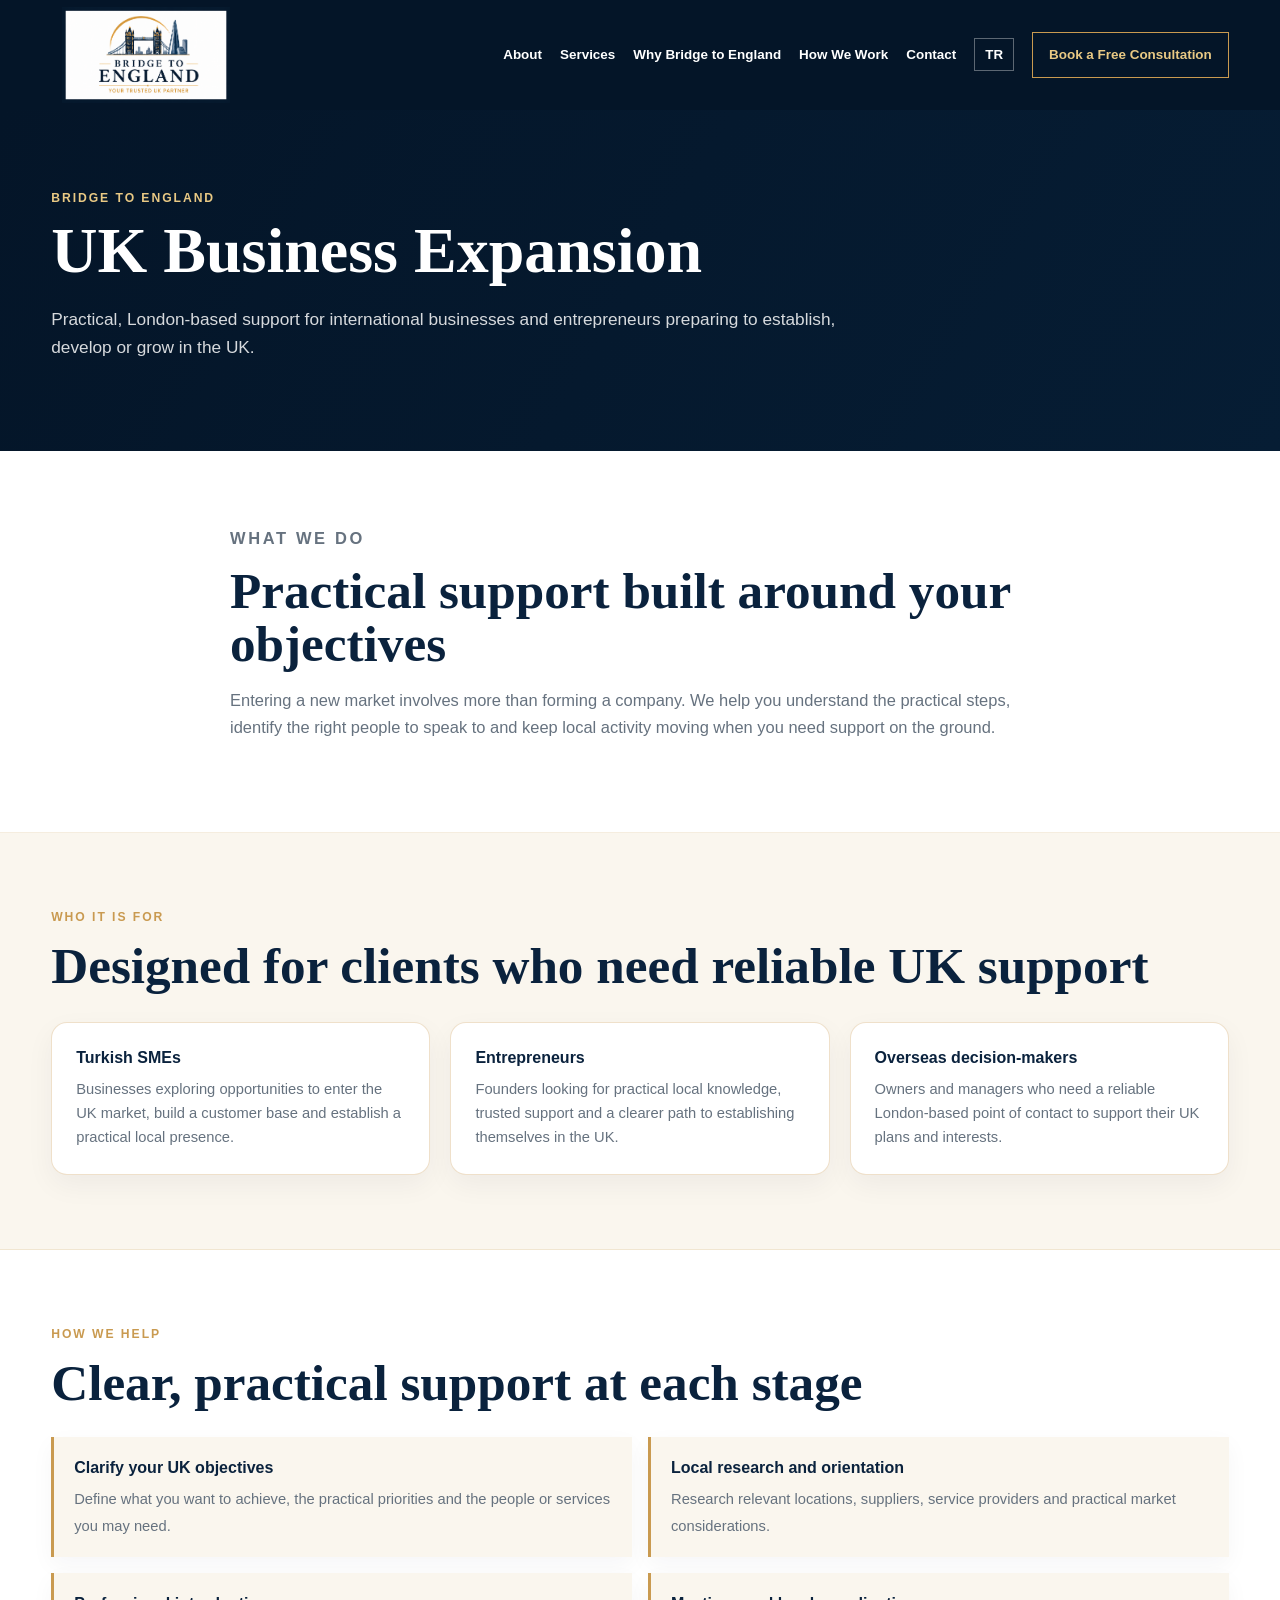
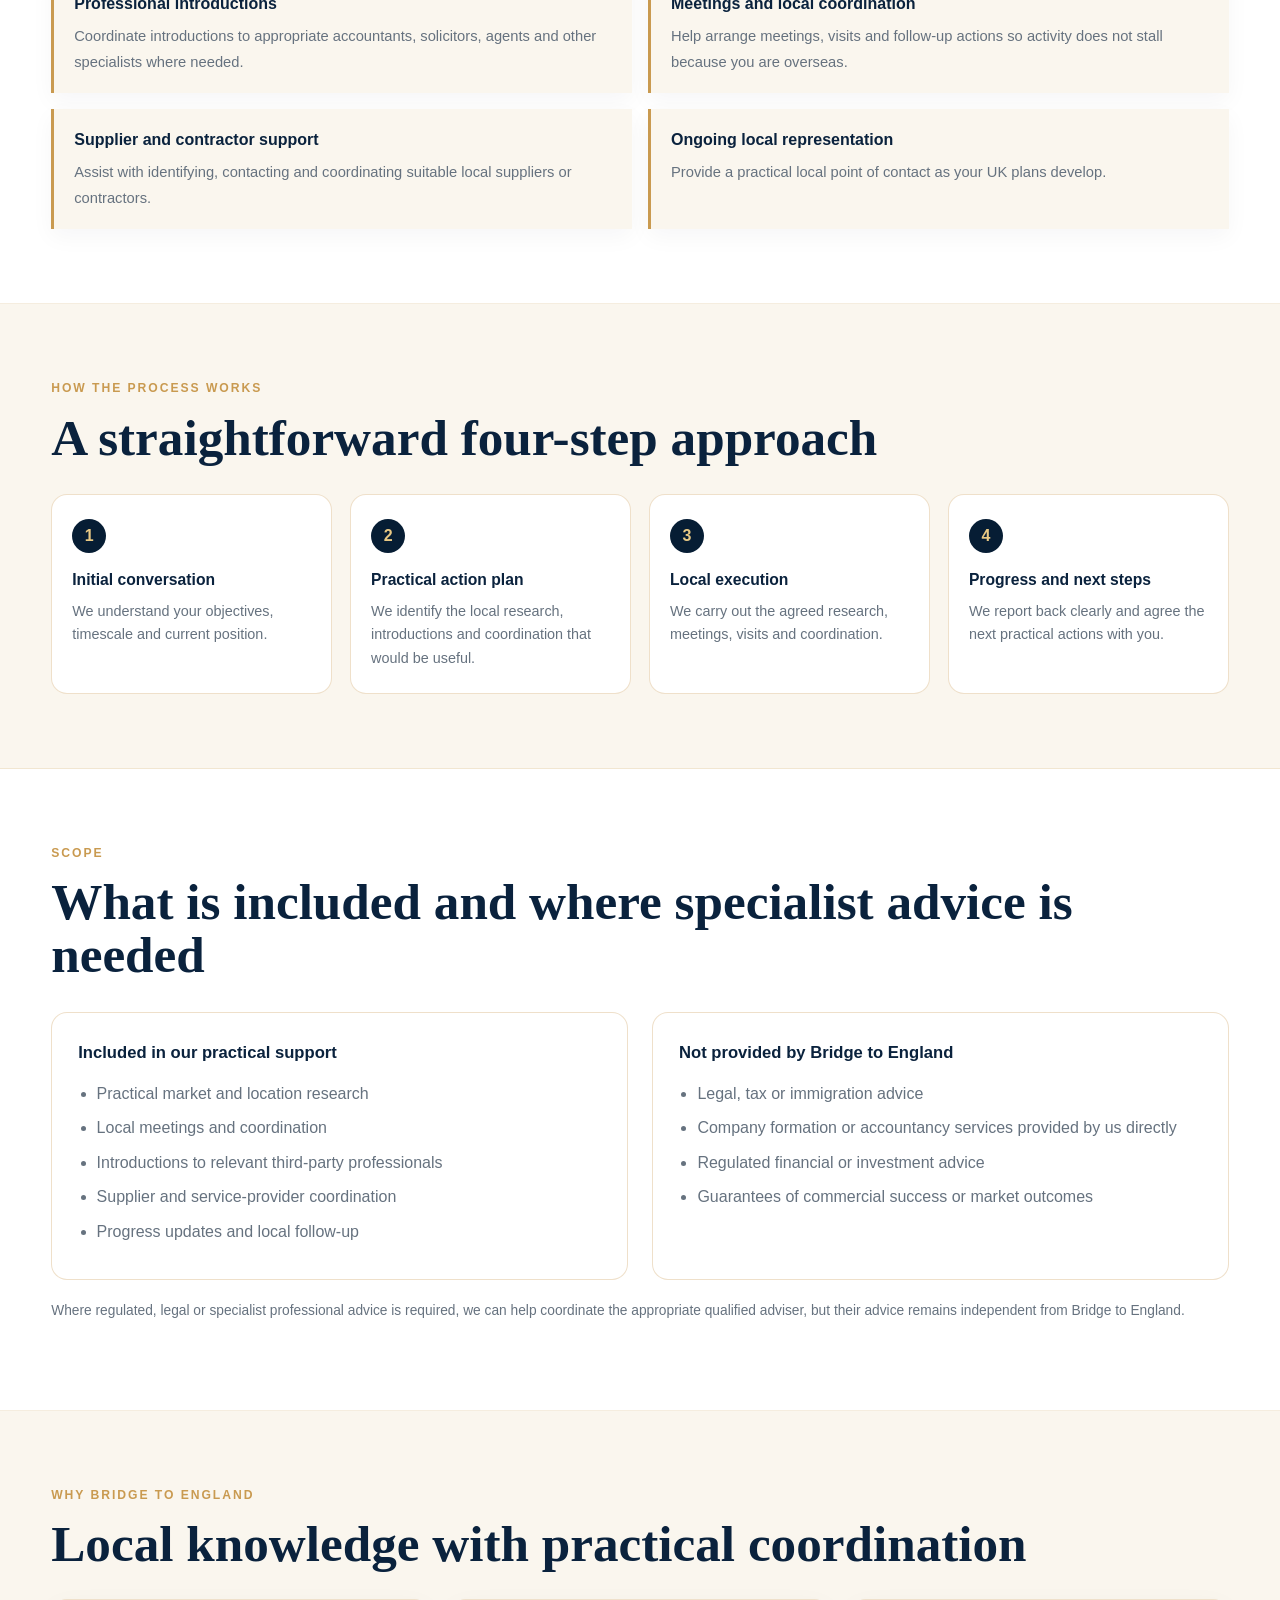
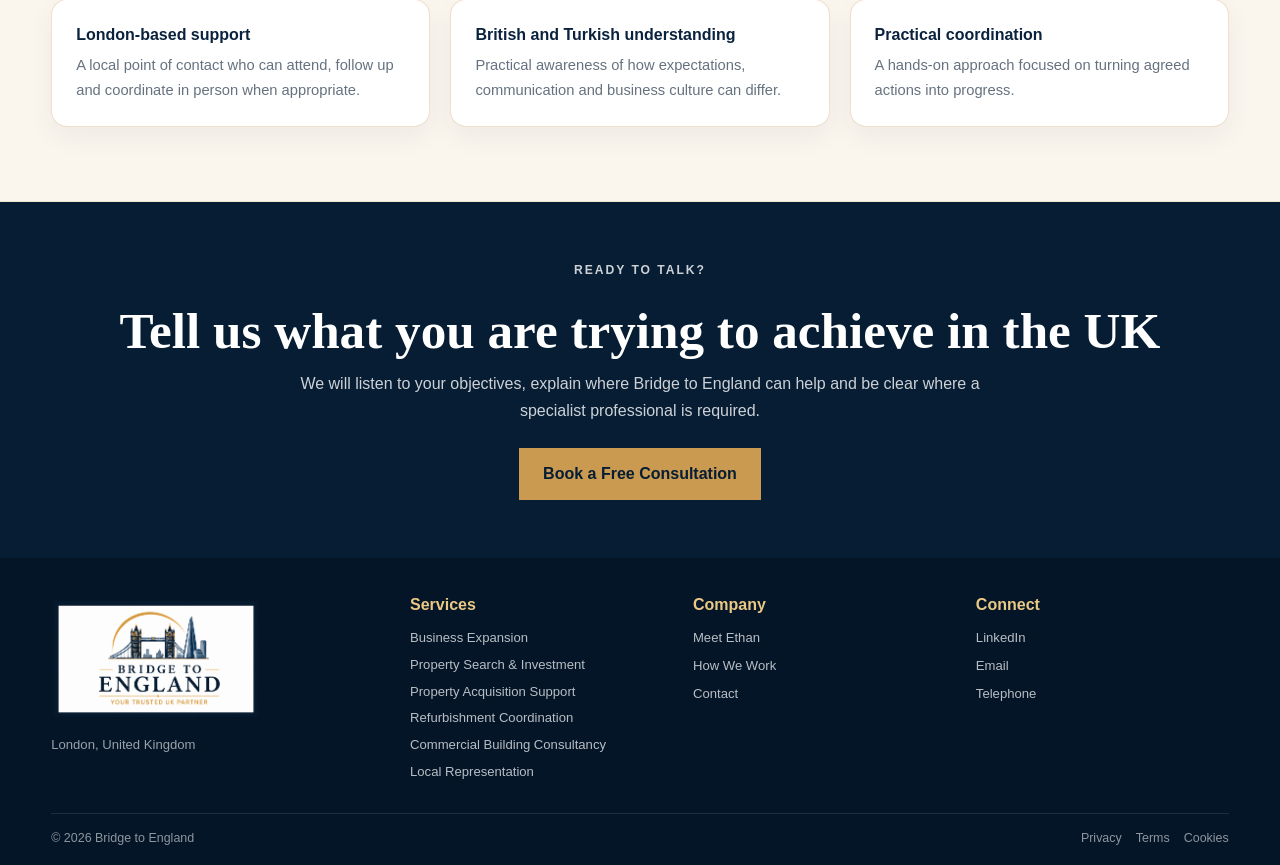
<file: business-expansion.html>
<!DOCTYPE html>
<html lang="en">
<head>
<meta charset="UTF-8">
<meta name="viewport" content="width=device-width,initial-scale=1">
<title>UK Business Expansion | Bridge to England</title>
<meta name="description" content="Practical UK market-entry and business expansion support for international businesses, entrepreneurs and investors, with London-based local coordination.">
<link rel="canonical" href="https://bridgetoengland.co.uk/business-expansion.html">
<link rel="icon" href="favicon.png">
<link rel="stylesheet" href="style.css?v=548">
<meta property="og:type" content="website">
<meta property="og:site_name" content="Bridge to England">
<meta property="og:title" content="UK Business Expansion | Bridge to England">
<meta property="og:description" content="Practical UK market-entry and business expansion support for international businesses, entrepreneurs and investors, with London-based local coordination.">
<meta property="og:url" content="https://bridgetoengland.co.uk/business-expansion.html">
<script type="application/ld+json">{"@context": "https://schema.org", "@type": "Service", "name": "UK Business Expansion", "description": "Practical, London-based support for international businesses and entrepreneurs preparing to establish, develop or grow in the UK.", "provider": {"@type": "Organization", "name": "Bridge to England", "url": "https://bridgetoengland.co.uk/"}, "areaServed": {"@type": "Country", "name": "United Kingdom"}, "url": "https://bridgetoengland.co.uk/business-expansion.html"}</script>

<style>
/* V5.68 strengthened service pages */
.site-header{position:static!important}
.service-detail-hero{
  padding:78px 0 72px;
  background:linear-gradient(120deg,var(--navy-2),var(--navy));
  color:#fff;
}
.service-detail-hero .eyebrow{color:var(--gold-soft)}
.service-detail-hero h1{
  color:#fff;
  max-width:900px;
  font-size:clamp(2.9rem,5vw,5rem);
}
.service-detail-hero .hero-summary{
  max-width:820px;
  margin-top:22px;
  color:rgba(255,255,255,.84);
  font-size:1.08rem;
}
.service-detail-main{background:#fff}
.service-block{padding:74px 0;border-bottom:1px solid rgba(201,154,80,.18)}
.service-block.alt{background:var(--cream)}
.service-intro{max-width:820px}
.service-intro p{font-size:1.03rem;color:var(--muted)}
.service-cards{
  display:grid;
  grid-template-columns:repeat(3,minmax(0,1fr));
  gap:20px;
  margin-top:30px;
}
.service-card-lite{
  background:#fff;
  border:1px solid var(--line);
  border-radius:16px;
  padding:24px;
  box-shadow:0 10px 28px rgba(6,29,52,.05);
}
.service-block:not(.alt) .service-card-lite{background:var(--cream)}
.service-card-lite h3{
  margin:0 0 8px;
  font-family:Montserrat,Arial,sans-serif;
  font-size:1rem;
  line-height:1.35;
}
.service-card-lite p{margin:0;color:var(--muted);font-size:.92rem}
.help-grid{
  display:grid;
  grid-template-columns:repeat(2,minmax(0,1fr));
  gap:16px;
  margin-top:28px;
}
.help-item{
  border-left:3px solid var(--gold);
  background:#fff;
  padding:18px 20px;
  box-shadow:0 8px 22px rgba(6,29,52,.04);
}
.service-block:not(.alt) .help-item{background:var(--cream)}
.help-item strong{display:block;color:var(--ink);margin-bottom:5px}
.help-item span{color:var(--muted);font-size:.92rem}
.process-grid{
  display:grid;
  grid-template-columns:repeat(4,minmax(0,1fr));
  gap:18px;
  margin-top:30px;
  counter-reset:steps;
}
.process-step{
  position:relative;
  border:1px solid var(--line);
  border-radius:16px;
  padding:24px 20px 22px;
  background:#fff;
}
.process-step:before{
  counter-increment:steps;
  content:counter(steps);
  width:34px;height:34px;
  display:grid;place-items:center;
  border-radius:50%;
  background:var(--navy);
  color:var(--gold-soft);
  font-weight:800;
  margin-bottom:14px;
}
.process-step h3{
  margin:0 0 7px;
  font-family:Montserrat,Arial,sans-serif;
  font-size:.98rem;
}
.process-step p{margin:0;color:var(--muted);font-size:.9rem}
.scope-grid{
  display:grid;
  grid-template-columns:1fr 1fr;
  gap:24px;
  margin-top:30px;
}
.scope-box{
  border:1px solid var(--line);
  border-radius:16px;
  padding:26px;
  background:#fff;
}
.scope-box h3{
  margin:0 0 15px;
  font-family:Montserrat,Arial,sans-serif;
  font-size:1.04rem;
}
.scope-box ul{margin:0;padding-left:1.15rem}
.scope-box li{margin:8px 0;color:var(--muted)}
.why-service-grid{
  display:grid;
  grid-template-columns:repeat(3,minmax(0,1fr));
  gap:20px;
  margin-top:28px;
}
.why-service-grid .service-card-lite{background:#fff}
.service-cta-band{
  padding:58px 0;
  background:var(--navy);
  color:#fff;
  text-align:center;
}
.service-cta-band h2{color:#fff;margin-bottom:14px}
.service-cta-band p{
  max-width:720px;
  margin:0 auto 24px;
  color:rgba(255,255,255,.80)
}
.service-note{
  margin-top:20px;
  color:var(--muted);
  font-size:.86rem;
}
.footer-wordmark{display:inline-flex;flex-direction:column;text-decoration:none;line-height:1.05}
.footer-brand-main{display:block;color:#fff;font-family:"Cormorant Garamond",Georgia,serif;font-size:1.55rem;font-weight:700;letter-spacing:.03em}
.footer-brand-sub{display:block;color:var(--gold);font-size:.62rem;font-weight:800;letter-spacing:.16em;margin-top:7px}
@media(max-width:1050px){
  .service-cards,.why-service-grid{grid-template-columns:1fr 1fr}
  .process-grid{grid-template-columns:1fr 1fr}
  .scope-grid{grid-template-columns:1fr}
}
@media(max-width:650px){
  .service-detail-hero{padding:54px 0 50px}
  .service-block{padding:54px 0}
  .service-cards,.help-grid,.why-service-grid,.process-grid{grid-template-columns:1fr}
}
/* Compact mobile navigation, closed by default */
@media(max-width:1050px){
  .site-header .nav-wrap{position:relative;min-height:86px!important}
  .site-header .menu-toggle{display:block!important}
  .site-header .main-nav{display:none!important}
  .site-header .main-nav.open{
    position:absolute!important;
    top:100%!important;left:0!important;right:0!important;
    z-index:1000!important;
    display:flex!important;
    flex-direction:column!important;
    align-items:stretch!important;
    gap:0!important;
    padding:10px 4% 18px!important;
    background:var(--navy-2)!important;
    border-top:1px solid rgba(201,154,80,.25)!important;
  }
  .site-header .main-nav.open a{
    padding:12px 4px!important;
    border-bottom:1px solid rgba(255,255,255,.08)!important;
  }
  .site-header .main-nav.open .language-toggle{
    margin:12px 0 8px!important;
    min-height:44px!important;
  }
}
</style>


<style id="logo-header-footer-v571">
/* V5.71 - use the supplied Bridge to Britain logo image in header and footer */
.site-header .brand,
.site-header .brand-wordmark{
  flex:0 0 125px !important;
  width:125px !important;
  min-width:125px !important;
  max-width:125px !important;
  display:flex !important;
  align-items:center !important;
  justify-content:flex-start !important;
}

.site-header .brand img.site-logo-image,
.site-header .brand-wordmark img.site-logo-image{
  display:block !important;
  width:112px !important;
  height:auto !important;
  max-height:100px !important;
  object-fit:contain !important;
  background:#fff !important;
  border-radius:4px !important;
}

.site-header .brand-main,
.site-header .brand-sub{
  display:none !important;
}

footer .footer-logo-image{
  display:block !important;
  width:175px !important;
  height:auto !important;
  object-fit:contain !important;
  background:#fff !important;
  border-radius:4px !important;
  margin:0 0 14px !important;
}

footer .footer-brand-main,
footer .footer-brand-sub{
  display:none !important;
}

@media (max-width:980px){
  .site-header .brand,
  .site-header .brand-wordmark{
    flex:0 0 78px !important;
    width:78px !important;
    min-width:78px !important;
    max-width:78px !important;
  }
  .site-header .brand img.site-logo-image,
  .site-header .brand-wordmark img.site-logo-image{
    width:72px !important;
    max-height:66px !important;
  }
}

@media (max-width:700px){
  footer .footer-logo-image{
    width:150px !important;
  }
}
</style>


<style id="logo-polish-v575">
/* V5.75 - larger Bridge to England logo + cleaner header/hero join */

/* Remove the dark divider/line around the header and hero split */
.site-header {
  border-bottom: 0 !important;
  box-shadow: none !important;
}
.hero,
.hero-grid,
.hero-copy,
.hero-media,
.hero-image,
.hero-image-wrap {
  border: 0 !important;
  border-left: 0 !important;
  border-right: 0 !important;
  outline: 0 !important;
  box-shadow: none !important;
}

/* Larger, better-balanced desktop logo */
.site-header .brand,
.site-header .brand-wordmark {
  flex: 0 0 170px !important;
  width: 170px !important;
  min-width: 170px !important;
  max-width: 170px !important;
}

.site-header .brand img.site-logo-image,
.site-header .brand-wordmark img.site-logo-image {
  display: block !important;
  width: 150px !important;
  height: auto !important;
  max-height: 86px !important;
  object-fit: contain !important;
  background: transparent !important;
  border: 0 !important;
  border-radius: 4px !important;
  box-shadow: none !important;
}

/* Keep the header compact and vertically balanced */
@media (min-width: 981px) {
  .site-header .nav-wrap.container {
    min-height: 108px !important;
  }
}

/* Tablet */
@media (max-width: 980px) {
  .site-header .brand,
  .site-header .brand-wordmark {
    flex: 0 0 105px !important;
    width: 105px !important;
    min-width: 105px !important;
    max-width: 105px !important;
  }

  .site-header .brand img.site-logo-image,
  .site-header .brand-wordmark img.site-logo-image {
    width: 96px !important;
    max-height: 66px !important;
  }
}

/* Small phones */
@media (max-width: 560px) {
  .site-header .brand,
  .site-header .brand-wordmark {
    flex: 0 0 88px !important;
    width: 88px !important;
    min-width: 88px !important;
    max-width: 88px !important;
  }

  .site-header .brand img.site-logo-image,
  .site-header .brand-wordmark img.site-logo-image {
    width: 82px !important;
    max-height: 58px !important;
  }
}
</style>


<style id="logo-seam-fix-v576">
/* V5.76 - slightly larger header logo and force-remove the hero seam */

/* Header logo: larger, but still leaves comfortable room for navigation */
@media (min-width: 1280px) {
  .site-header .brand,
  .site-header .brand-wordmark {
    flex: 0 0 200px !important;
    width: 200px !important;
    min-width: 200px !important;
    max-width: 200px !important;
  }

  .site-header .brand img.site-logo-image,
  .site-header .brand-wordmark img.site-logo-image {
    width: 178px !important;
    height: auto !important;
    max-height: 100px !important;
    object-fit: contain !important;
    margin: 0 !important;
  }

  .site-header .nav-wrap.container {
    min-height: 110px !important;
  }
}

/* Medium desktop: keep enough room for the navigation text */
@media (min-width: 981px) and (max-width: 1279px) {
  .site-header .brand,
  .site-header .brand-wordmark {
    flex: 0 0 170px !important;
    width: 170px !important;
    min-width: 170px !important;
    max-width: 170px !important;
  }

  .site-header .brand img.site-logo-image,
  .site-header .brand-wordmark img.site-logo-image {
    width: 150px !important;
    max-height: 86px !important;
  }
}

/* Remove every possible header line */
.site-header,
.site-header .nav-wrap,
.site-header .container {
  border-bottom: 0 !important;
  box-shadow: none !important;
}
.site-header::before,
.site-header::after,
.site-header .nav-wrap::before,
.site-header .nav-wrap::after {
  content: none !important;
  display: none !important;
}

/* Force the hero panels to meet with no black/sub-pixel seam */
.hero,
.hero-grid,
.hero-copy,
.hero-photo {
  border: 0 !important;
  outline: 0 !important;
  box-shadow: none !important;
}

.hero-grid {
  gap: 0 !important;
  column-gap: 0 !important;
  background: #071b31 !important;
  overflow: hidden !important;
}

.hero-copy {
  position: relative !important;
  z-index: 1 !important;
  margin-right: -1px !important;
}

/* Overlap the image very slightly over the join.
   This removes the thin dark line caused by browser sub-pixel rendering. */
.hero-photo {
  position: relative !important;
  z-index: 2 !important;
  overflow: hidden !important;
  margin-left: -3px !important;
  width: calc(100% + 3px) !important;
}

.hero-photo img {
  display: block !important;
  width: 100% !important;
  height: 100% !important;
  border: 0 !important;
  outline: 0 !important;
  margin: 0 !important;
}
</style>


<style id="final-logo-v577">
/* V5.77 - approved Bridge to England logo */
.site-header .brand img.site-logo-image,
.site-header .brand-wordmark img.site-logo-image {
  width: 190px !important;
  max-height: 100px !important;
  height: auto !important;
  object-fit: contain !important;
  background: transparent !important;
  border: 0 !important;
  box-shadow: none !important;
}

@media (min-width: 981px) and (max-width: 1279px) {
  .site-header .brand img.site-logo-image,
  .site-header .brand-wordmark img.site-logo-image {
    width: 165px !important;
    max-height: 90px !important;
  }
}

@media (max-width: 980px) {
  .site-header .brand img.site-logo-image,
  .site-header .brand-wordmark img.site-logo-image {
    width: 110px !important;
    max-height: 70px !important;
  }
}

@media (max-width: 560px) {
  .site-header .brand img.site-logo-image,
  .site-header .brand-wordmark img.site-logo-image {
    width: 92px !important;
    max-height: 62px !important;
  }
}

/* Footer logo uses the same approved image at a comfortable width */
footer .footer-logo-image {
  width: 210px !important;
  height: auto !important;
  max-width: 100% !important;
  object-fit: contain !important;
  background: transparent !important;
  border: 0 !important;
  box-shadow: none !important;
}

/* Keep header and hero joins clean */
.site-header,
.site-header .nav-wrap,
.hero,
.hero-grid,
.hero-copy,
.hero-photo {
  border: 0 !important;
  outline: 0 !important;
  box-shadow: none !important;
}
</style>

</head>
<body>

<header class="site-header">
<div class="container nav-wrap">
<a class="brand brand-wordmark" href="index.html" aria-label="Bridge to England home"><img class="site-logo-image" src="bridge-to-england-logo.png" alt="Bridge to England logo"></a>
<button aria-label="Open navigation" class="menu-toggle"><span></span><span></span><span></span></button>
<nav class="main-nav">
<a data-en="About" data-tr="Hakkımızda" href="index.html#about">About</a>
<a data-en="Services" data-tr="Hizmetler" href="index.html#services">Services</a>
<a data-en="Why Bridge to England" data-tr="Neden Bridge to England" href="index.html#why">Why Bridge to England</a>
<a data-en="How We Work" data-tr="Nasıl Çalışıyoruz" href="index.html#process">How We Work</a>
<a data-en="Contact" data-tr="İletişim" href="index.html#contact">Contact</a>
<button class="language-toggle" type="button">TR</button>
<a class="nav-cta" data-en="Book a Free Consultation" data-tr="Ücretsiz Görüşme Ayarla" href="index.html#contact">Book a Free Consultation</a>
</nav>
</div>
</header>

<section class="service-detail-hero">
<div class="container">
<p class="eyebrow" data-en="Bridge to England" data-tr="Bridge to England">Bridge to England</p>
<h1 data-en="UK Business Expansion" data-tr="Birleşik Krallık’ta İş Geliştirme">UK Business Expansion</h1>
<p class="hero-summary" data-en="Practical, London-based support for international businesses and entrepreneurs preparing to establish, develop or grow in the UK." data-tr="Birleşik Krallık’ta kurulmaya, gelişmeye veya büyümeye hazırlanan uluslararası işletmeler ve girişimciler için Londra merkezli pratik destek.">Practical, London-based support for international businesses and entrepreneurs preparing to establish, develop or grow in the UK.</p>
</div>
</section>

<main class="service-detail-main">
<section class="service-block">
<div class="container service-intro">
<p class="section-label" data-en="What We Do" data-tr="Ne Yapıyoruz">What We Do</p>
<h2 data-en="Practical support built around your objectives" data-tr="Hedeflerinize göre şekillenen pratik destek">Practical support built around your objectives</h2>
<p data-en="Entering a new market involves more than forming a company. We help you understand the practical steps, identify the right people to speak to and keep local activity moving when you need support on the ground." data-tr="Yeni bir pazara girmek yalnızca şirket kurmaktan ibaret değildir. Pratik adımları anlamanıza, doğru kişilerle bağlantı kurmanıza ve sahada desteğe ihtiyaç duyduğunuzda yerel faaliyetleri ilerletmenize yardımcı oluruz.">Entering a new market involves more than forming a company. We help you understand the practical steps, identify the right people to speak to and keep local activity moving when you need support on the ground.</p>
</div>
</section>

<section class="service-block alt">
<div class="container">
<p class="section-label" data-en="Who It Is For" data-tr="Kimler İçin">Who It Is For</p>
<h2 data-en="Designed for clients who need reliable UK support" data-tr="Güvenilir Birleşik Krallık desteğine ihtiyaç duyan müşteriler için">Designed for clients who need reliable UK support</h2>
<div class="service-cards"><article class="service-card-lite"><h3 data-en="Turkish SMEs" data-tr="Türk KOBİ’leri">Turkish SMEs</h3><p data-en="Businesses exploring opportunities to enter the UK market, build a customer base and establish a practical local presence." data-tr="Birleşik Krallık pazarına girmeyi, müşteri tabanı oluşturmayı ve pratik bir yerel varlık kurmayı hedefleyen işletmeler.">Businesses exploring opportunities to enter the UK market, build a customer base and establish a practical local presence.</p></article>
<article class="service-card-lite"><h3 data-en="Entrepreneurs" data-tr="Girişimciler">Entrepreneurs</h3><p data-en="Founders looking for practical local knowledge, trusted support and a clearer path to establishing themselves in the UK." data-tr="Birleşik Krallık’ta kendilerini konumlandırmak için pratik yerel bilgi, güvenilir destek ve daha net bir yol arayan girişimciler.">Founders looking for practical local knowledge, trusted support and a clearer path to establishing themselves in the UK.</p></article>
<article class="service-card-lite"><h3 data-en="Overseas decision-makers" data-tr="Yurt dışındaki karar vericiler">Overseas decision-makers</h3><p data-en="Owners and managers who need a reliable London-based point of contact to support their UK plans and interests." data-tr="Birleşik Krallık’taki planlarını ve çıkarlarını desteklemek için Londra merkezli güvenilir bir irtibat noktasına ihtiyaç duyan işletme sahipleri ve yöneticiler.">Owners and managers who need a reliable London-based point of contact to support their UK plans and interests.</p></article></div>
</div>
</section>

<section class="service-block">
<div class="container">
<p class="section-label" data-en="How We Help" data-tr="Nasıl Yardımcı Oluyoruz">How We Help</p>
<h2 data-en="Clear, practical support at each stage" data-tr="Her aşamada açık ve pratik destek">Clear, practical support at each stage</h2>
<div class="help-grid"><div class="help-item"><strong data-en="Clarify your UK objectives" data-tr="Birleşik Krallık hedeflerinizi netleştirme">Clarify your UK objectives</strong><span data-en="Define what you want to achieve, the practical priorities and the people or services you may need." data-tr="Hedeflerinizi, pratik öncelikleri ve ihtiyaç duyabileceğiniz kişi veya hizmetleri netleştiririz.">Define what you want to achieve, the practical priorities and the people or services you may need.</span></div>
<div class="help-item"><strong data-en="Local research and orientation" data-tr="Yerel araştırma ve yönlendirme">Local research and orientation</strong><span data-en="Research relevant locations, suppliers, service providers and practical market considerations." data-tr="Uygun bölgeleri, tedarikçileri, hizmet sağlayıcıları ve pratik pazar konularını araştırırız.">Research relevant locations, suppliers, service providers and practical market considerations.</span></div>
<div class="help-item"><strong data-en="Professional introductions" data-tr="Profesyonel bağlantılar">Professional introductions</strong><span data-en="Coordinate introductions to appropriate accountants, solicitors, agents and other specialists where needed." data-tr="Gerektiğinde muhasebeciler, avukatlar, acenteler ve diğer uzmanlarla bağlantı kurulmasını koordine ederiz.">Coordinate introductions to appropriate accountants, solicitors, agents and other specialists where needed.</span></div>
<div class="help-item"><strong data-en="Meetings and local coordination" data-tr="Toplantılar ve yerel koordinasyon">Meetings and local coordination</strong><span data-en="Help arrange meetings, visits and follow-up actions so activity does not stall because you are overseas." data-tr="Yurt dışında olmanız nedeniyle süreçlerin durmaması için toplantıları, ziyaretleri ve takip işlerini koordine ederiz.">Help arrange meetings, visits and follow-up actions so activity does not stall because you are overseas.</span></div>
<div class="help-item"><strong data-en="Supplier and contractor support" data-tr="Tedarikçi ve yüklenici desteği">Supplier and contractor support</strong><span data-en="Assist with identifying, contacting and coordinating suitable local suppliers or contractors." data-tr="Uygun yerel tedarikçi ve yüklenicilerin bulunması, iletişimi ve koordinasyonuna destek oluruz.">Assist with identifying, contacting and coordinating suitable local suppliers or contractors.</span></div>
<div class="help-item"><strong data-en="Ongoing local representation" data-tr="Sürekli yerel temsil">Ongoing local representation</strong><span data-en="Provide a practical local point of contact as your UK plans develop." data-tr="Birleşik Krallık planlarınız geliştikçe pratik bir yerel irtibat noktası sağlarız.">Provide a practical local point of contact as your UK plans develop.</span></div></div>
</div>
</section>

<section class="service-block alt">
<div class="container">
<p class="section-label" data-en="How The Process Works" data-tr="Süreç Nasıl İşliyor">How The Process Works</p>
<h2 data-en="A straightforward four-step approach" data-tr="Dört adımlı basit bir yaklaşım">A straightforward four-step approach</h2>
<div class="process-grid"><article class="process-step"><h3 data-en="Initial conversation" data-tr="İlk görüşme">Initial conversation</h3><p data-en="We understand your objectives, timescale and current position." data-tr="Hedeflerinizi, zaman planınızı ve mevcut durumunuzu anlarız.">We understand your objectives, timescale and current position.</p></article>
<article class="process-step"><h3 data-en="Practical action plan" data-tr="Pratik eylem planı">Practical action plan</h3><p data-en="We identify the local research, introductions and coordination that would be useful." data-tr="Faydalı olacak yerel araştırma, bağlantılar ve koordinasyonu belirleriz.">We identify the local research, introductions and coordination that would be useful.</p></article>
<article class="process-step"><h3 data-en="Local execution" data-tr="Yerel uygulama">Local execution</h3><p data-en="We carry out the agreed research, meetings, visits and coordination." data-tr="Kararlaştırılan araştırma, toplantı, ziyaret ve koordinasyonu yürütürüz.">We carry out the agreed research, meetings, visits and coordination.</p></article>
<article class="process-step"><h3 data-en="Progress and next steps" data-tr="İlerleme ve sonraki adımlar">Progress and next steps</h3><p data-en="We report back clearly and agree the next practical actions with you." data-tr="Size açık şekilde bilgi verir ve sonraki pratik adımları birlikte belirleriz.">We report back clearly and agree the next practical actions with you.</p></article></div>
</div>
</section>

<section class="service-block">
<div class="container">
<p class="section-label" data-en="Scope" data-tr="Kapsam">Scope</p>
<h2 data-en="What is included and where specialist advice is needed" data-tr="Nelerin dahil olduğu ve ne zaman uzman desteği gerektiği">What is included and where specialist advice is needed</h2>
<div class="scope-grid">
<div class="scope-box">
<h3 data-en="Included in our practical support" data-tr="Pratik desteğimize dahil">Included in our practical support</h3>
<ul><li data-en="Practical market and location research" data-tr="Pratik pazar ve bölge araştırması">Practical market and location research</li>
<li data-en="Local meetings and coordination" data-tr="Yerel toplantılar ve koordinasyon">Local meetings and coordination</li>
<li data-en="Introductions to relevant third-party professionals" data-tr="İlgili üçüncü taraf profesyonellere yönlendirme">Introductions to relevant third-party professionals</li>
<li data-en="Supplier and service-provider coordination" data-tr="Tedarikçi ve hizmet sağlayıcı koordinasyonu">Supplier and service-provider coordination</li>
<li data-en="Progress updates and local follow-up" data-tr="İlerleme güncellemeleri ve yerel takip">Progress updates and local follow-up</li></ul>
</div>
<div class="scope-box">
<h3 data-en="Not provided by Bridge to England" data-tr="Bridge to England tarafından sunulmayanlar">Not provided by Bridge to England</h3>
<ul><li data-en="Legal, tax or immigration advice" data-tr="Hukuki, vergisel veya göçmenlik danışmanlığı">Legal, tax or immigration advice</li>
<li data-en="Company formation or accountancy services provided by us directly" data-tr="Doğrudan tarafımızdan sunulan şirket kuruluşu veya muhasebe hizmetleri">Company formation or accountancy services provided by us directly</li>
<li data-en="Regulated financial or investment advice" data-tr="Düzenlemeye tabi finansal veya yatırım danışmanlığı">Regulated financial or investment advice</li>
<li data-en="Guarantees of commercial success or market outcomes" data-tr="Ticari başarı veya pazar sonucu garantisi">Guarantees of commercial success or market outcomes</li></ul>
</div>
</div>
<p class="service-note" data-en="Where regulated, legal or specialist professional advice is required, we can help coordinate the appropriate qualified adviser, but their advice remains independent from Bridge to England." data-tr="Düzenlemeye tabi, hukuki veya uzman profesyonel görüş gerektiğinde uygun yetkili danışmanın koordinasyonuna yardımcı olabiliriz, ancak bu danışmanın görüşü Bridge to England’dan bağımsızdır.">Where regulated, legal or specialist professional advice is required, we can help coordinate the appropriate qualified adviser, but their advice remains independent from Bridge to England.</p>
</div>
</section>

<section class="service-block alt">
<div class="container">
<p class="section-label" data-en="Why Bridge to England" data-tr="Neden Bridge to England">Why Bridge to England</p>
<h2 data-en="Local knowledge with practical coordination" data-tr="Yerel bilgi ve pratik koordinasyon">Local knowledge with practical coordination</h2>
<div class="why-service-grid"><article class="service-card-lite"><h3 data-en="London-based support" data-tr="Londra merkezli destek">London-based support</h3><p data-en="A local point of contact who can attend, follow up and coordinate in person when appropriate." data-tr="Gerektiğinde yüz yüze katılım, takip ve koordinasyon sağlayabilen yerel irtibat.">A local point of contact who can attend, follow up and coordinate in person when appropriate.</p></article>
<article class="service-card-lite"><h3 data-en="British and Turkish understanding" data-tr="Britanya ve Türk iş kültürü anlayışı">British and Turkish understanding</h3><p data-en="Practical awareness of how expectations, communication and business culture can differ." data-tr="Beklentiler, iletişim ve iş kültüründeki farklılıklara dair pratik anlayış.">Practical awareness of how expectations, communication and business culture can differ.</p></article>
<article class="service-card-lite"><h3 data-en="Practical coordination" data-tr="Pratik koordinasyon">Practical coordination</h3><p data-en="A hands-on approach focused on turning agreed actions into progress." data-tr="Kararlaştırılan işleri ilerlemeye dönüştürmeye odaklanan uygulamalı yaklaşım.">A hands-on approach focused on turning agreed actions into progress.</p></article></div>
</div>
</section>
</main>

<section class="service-cta-band">
<div class="container">
<p class="eyebrow" data-en="Ready to talk?" data-tr="Görüşmeye hazır mısınız?">Ready to talk?</p>
<h2 data-en="Tell us what you are trying to achieve in the UK" data-tr="Birleşik Krallık’ta neyi başarmak istediğinizi anlatın">Tell us what you are trying to achieve in the UK</h2>
<p data-en="We will listen to your objectives, explain where Bridge to England can help and be clear where a specialist professional is required." data-tr="Hedeflerinizi dinler, Bridge to England’ın nerede yardımcı olabileceğini açıklar ve uzman bir profesyonelin gerektiği durumları net şekilde belirtiriz.">We will listen to your objectives, explain where Bridge to England can help and be clear where a specialist professional is required.</p>
<a class="button gold" data-en="Book a Free Consultation" data-tr="Ücretsiz Görüşme Ayarla" href="index.html#contact">Book a Free Consultation</a>
</div>
</section>

<footer>
<div class="container footer-grid">
<div class="footer-brand">
<a class="footer-wordmark" href="index.html"><img class="footer-logo-image" src="bridge-to-england-logo.png" alt="Bridge to England logo"></a>
<p>London, United Kingdom</p>
</div>
<div>
<strong data-en="Services" data-tr="Hizmetler">Services</strong>
<a href="business-expansion.html">Business Expansion</a>
<a href="property-search-investment.html">Property Search &amp; Investment</a>
<a href="property-acquisition.html">Property Acquisition Support</a>
<a href="refurbishment-coordination.html">Refurbishment Coordination</a>
<a href="commercial-building-consultancy.html">Commercial Building Consultancy</a>
<a href="local-representation.html">Local Representation</a>
</div>
<div>
<strong data-en="Company" data-tr="Şirket">Company</strong>
<a data-en="Meet Ethan" data-tr="Ethan ile Tanışın" href="index.html#about">Meet Ethan</a>
<a data-en="How We Work" data-tr="Nasıl Çalışıyoruz" href="index.html#process">How We Work</a>
<a data-en="Contact" data-tr="İletişim" href="index.html#contact">Contact</a>
</div>
<div>
<strong data-en="Connect" data-tr="İletişim">Connect</strong>
<a href="https://www.linkedin.com/in/ethan-erman-bahadir-b81787232/" target="_blank" rel="noopener">LinkedIn</a>
<a href="mailto:info@bridgetoengland.co.uk">Email</a>
<a href="tel:+447776251109">Telephone</a>
</div>
</div>
<div class="container footer-bottom">
<span>© 2026 Bridge to England</span>
<div><a href="privacy.html">Privacy</a><a href="terms.html">Terms</a><a href="cookies.html">Cookies</a></div>
</div>
</footer>
<script src="script.js?v=548"></script>

</body>
</html>
</file>
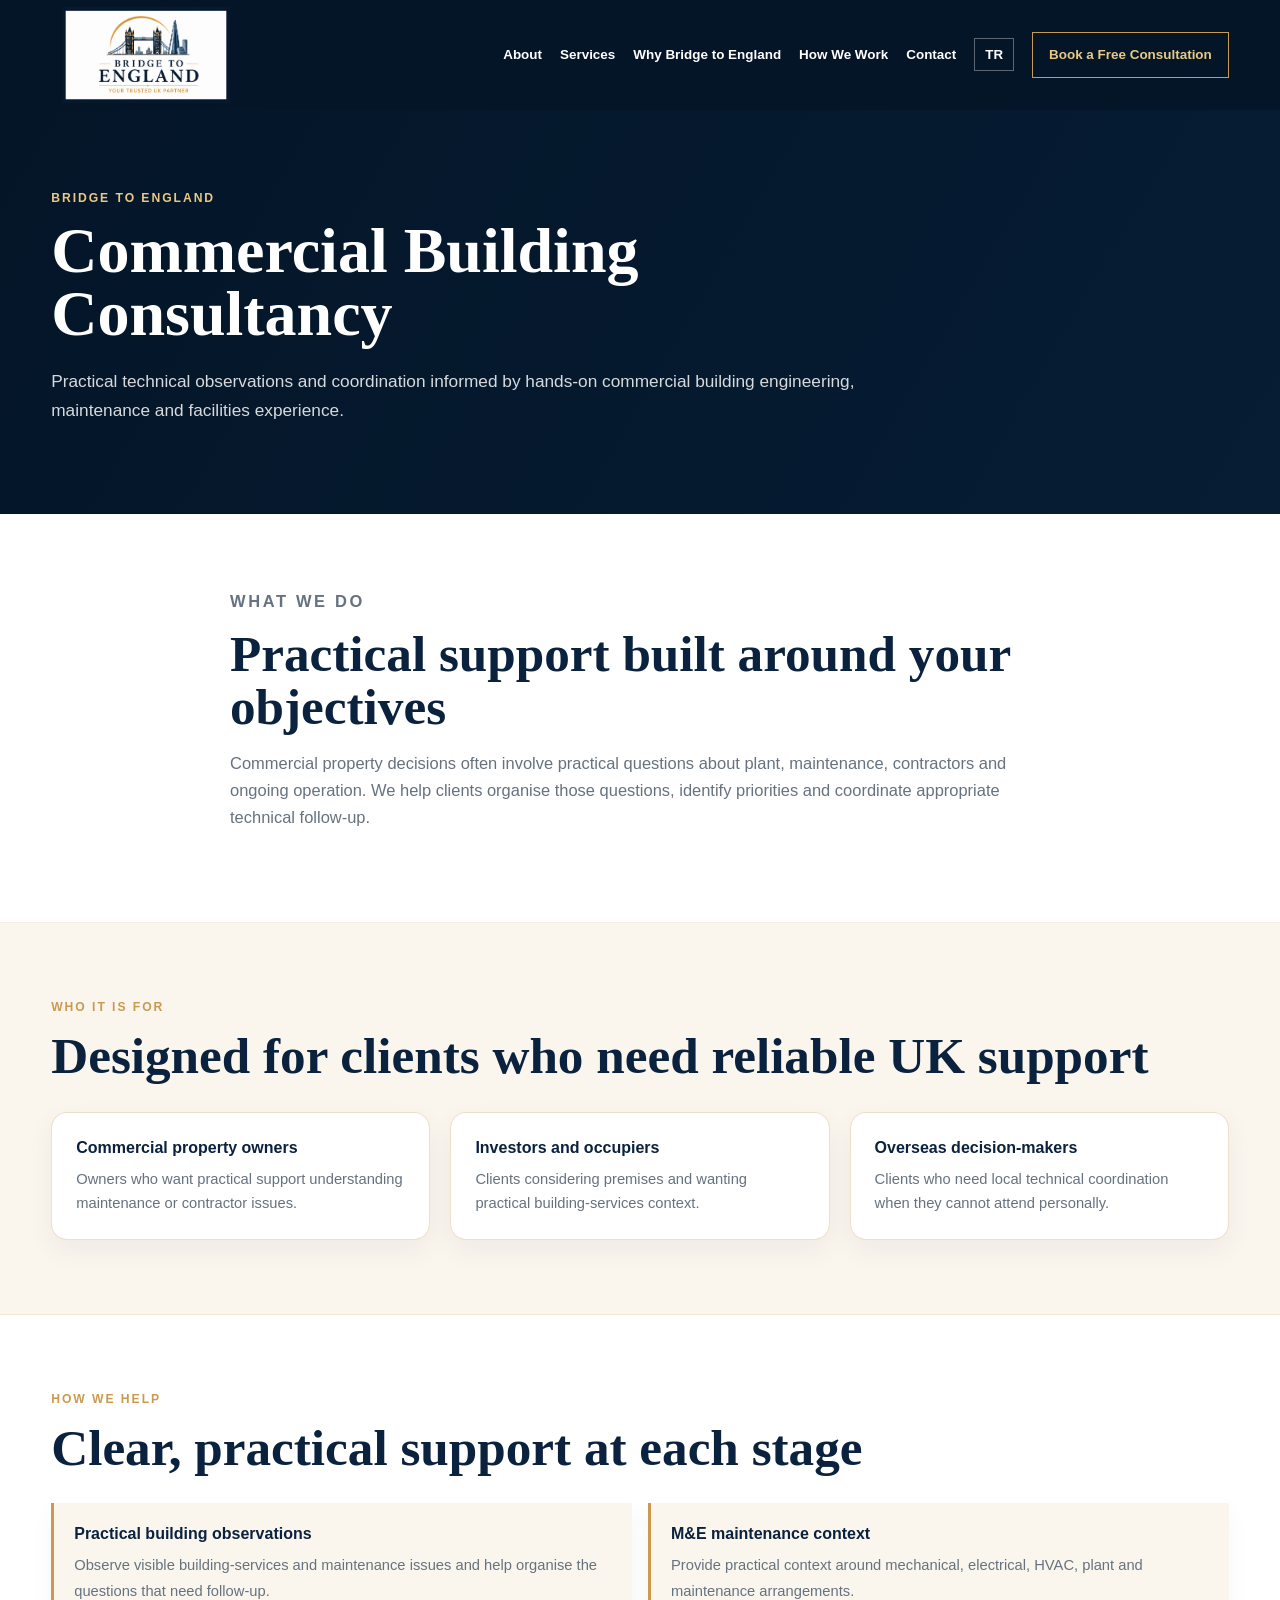
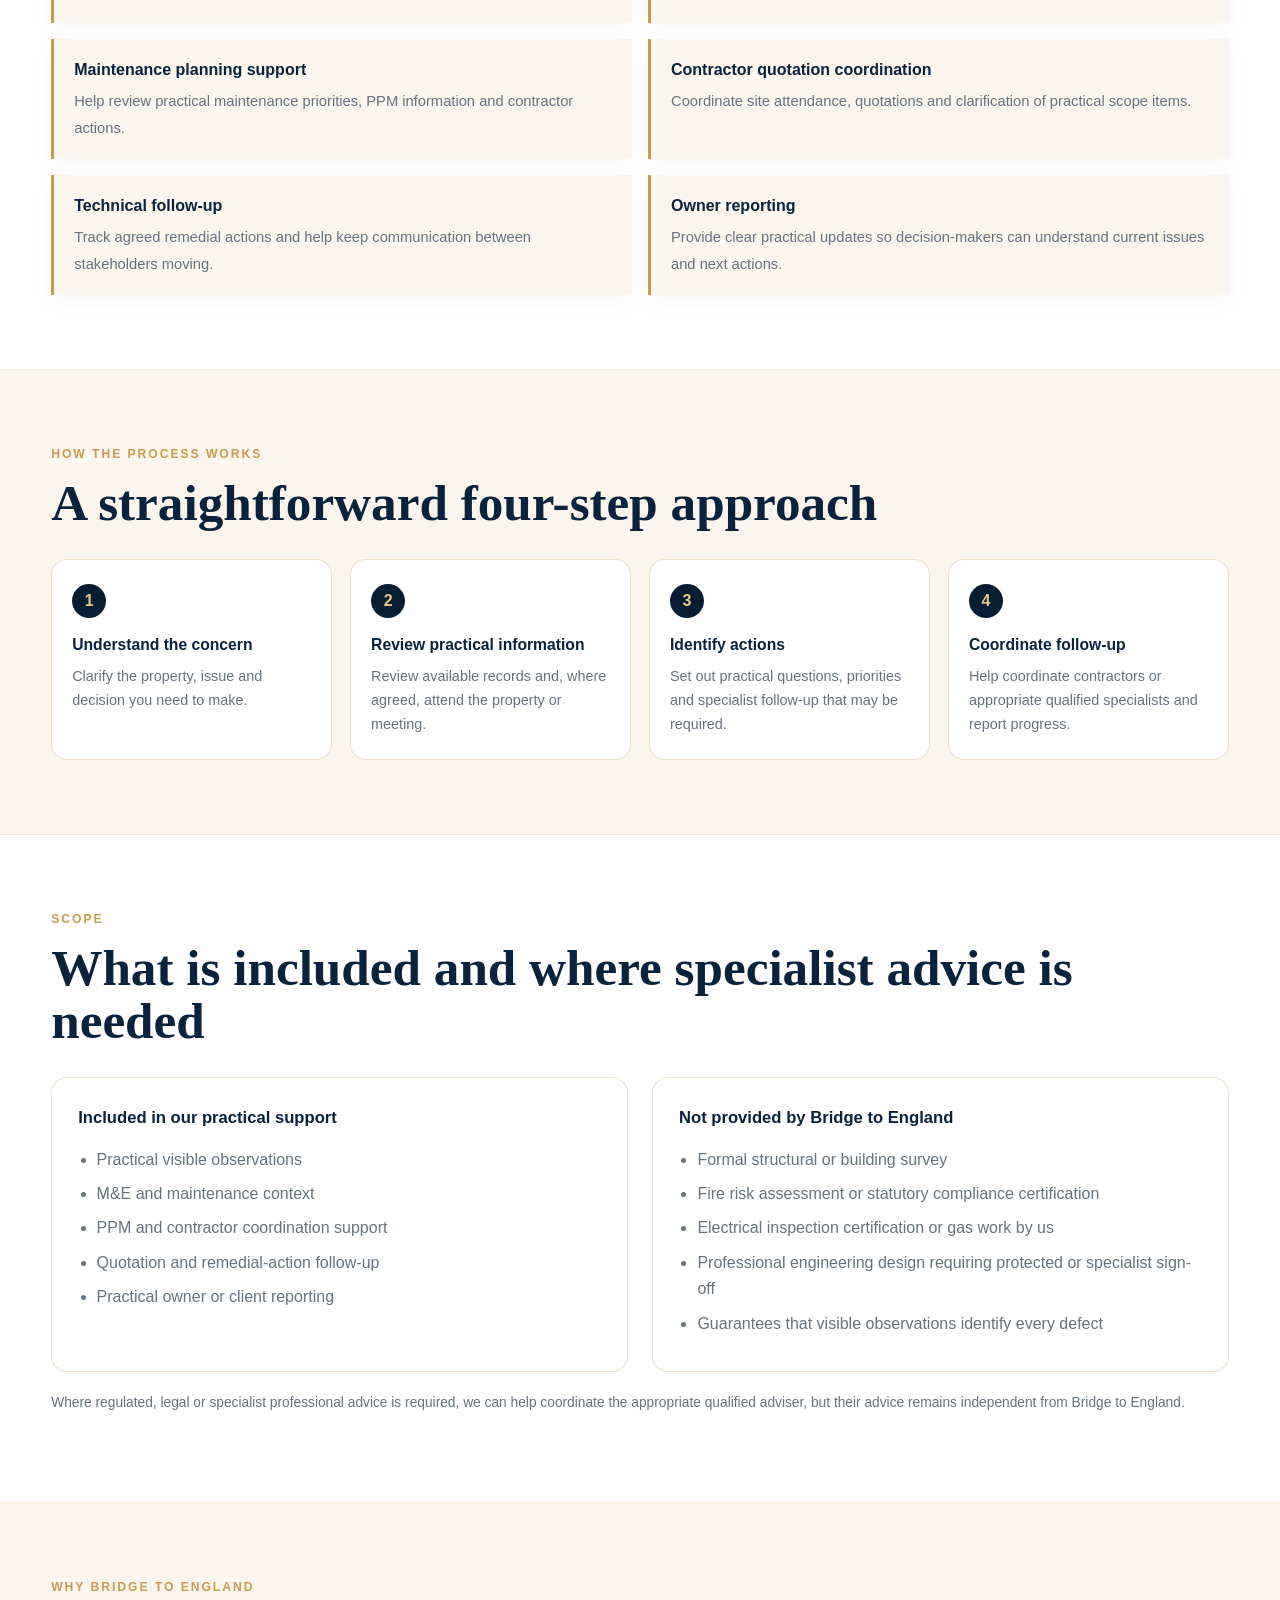
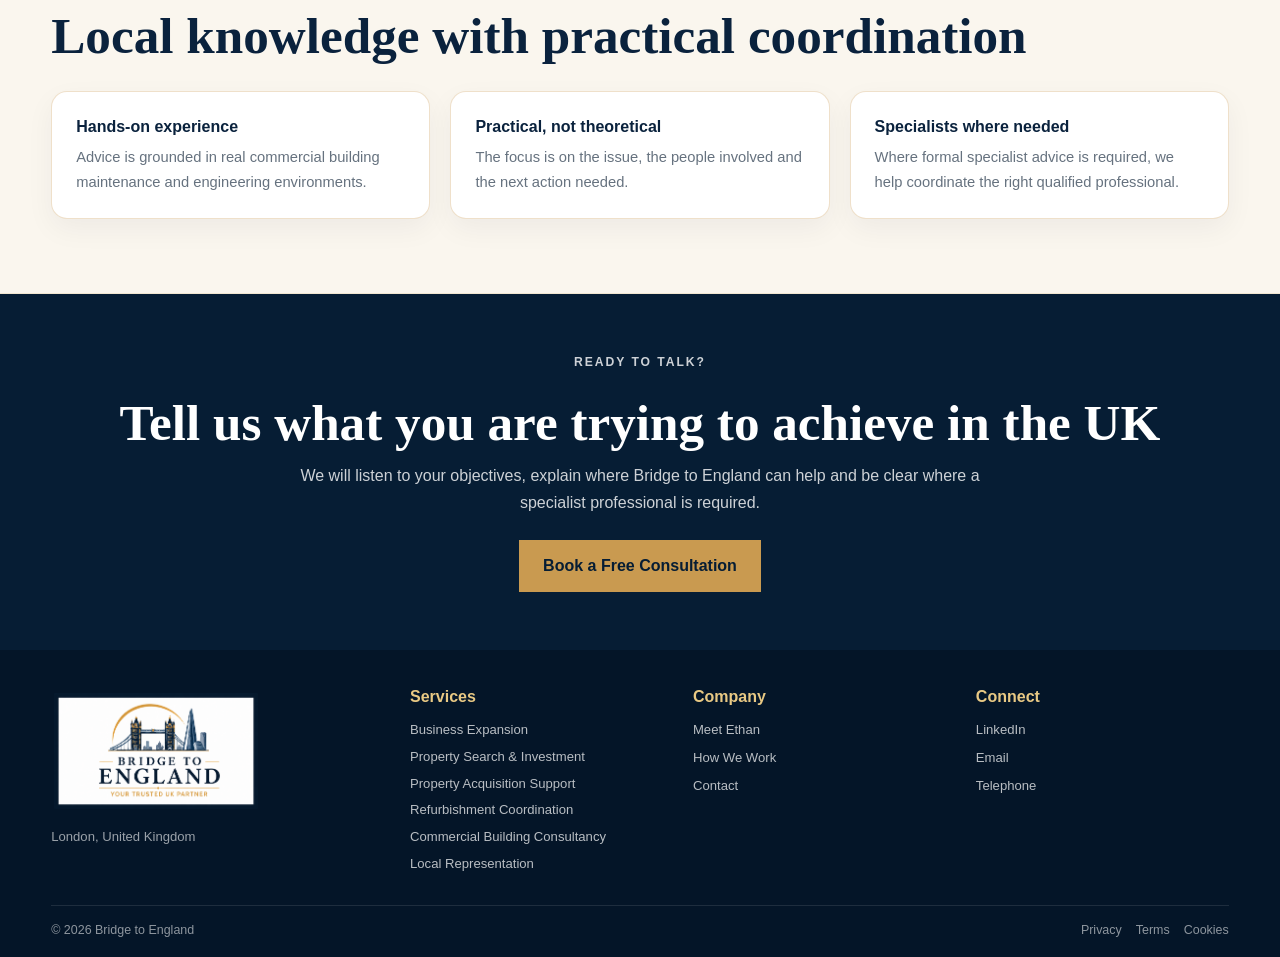
<file: commercial-building-consultancy.html>
<!DOCTYPE html>
<html lang="en">
<head>
<meta charset="UTF-8">
<meta name="viewport" content="width=device-width,initial-scale=1">
<title>Commercial Building Consultancy | Bridge to England</title>
<meta name="description" content="Practical commercial building engineering, maintenance and M&amp;E coordination support informed by hands-on UK facilities experience.">
<link rel="canonical" href="https://bridgetoengland.co.uk/commercial-building-consultancy.html">
<link rel="icon" href="favicon.png">
<link rel="stylesheet" href="style.css?v=548">
<meta property="og:type" content="website">
<meta property="og:site_name" content="Bridge to England">
<meta property="og:title" content="Commercial Building Consultancy | Bridge to England">
<meta property="og:description" content="Practical commercial building engineering, maintenance and M&amp;E coordination support informed by hands-on UK facilities experience.">
<meta property="og:url" content="https://bridgetoengland.co.uk/commercial-building-consultancy.html">
<script type="application/ld+json">{"@context": "https://schema.org", "@type": "Service", "name": "Commercial Building Consultancy", "description": "Practical technical observations and coordination informed by hands-on commercial building engineering, maintenance and facilities experience.", "provider": {"@type": "Organization", "name": "Bridge to England", "url": "https://bridgetoengland.co.uk/"}, "areaServed": {"@type": "Country", "name": "United Kingdom"}, "url": "https://bridgetoengland.co.uk/commercial-building-consultancy.html"}</script>

<style>
/* V5.68 strengthened service pages */
.site-header{position:static!important}
.service-detail-hero{
  padding:78px 0 72px;
  background:linear-gradient(120deg,var(--navy-2),var(--navy));
  color:#fff;
}
.service-detail-hero .eyebrow{color:var(--gold-soft)}
.service-detail-hero h1{
  color:#fff;
  max-width:900px;
  font-size:clamp(2.9rem,5vw,5rem);
}
.service-detail-hero .hero-summary{
  max-width:820px;
  margin-top:22px;
  color:rgba(255,255,255,.84);
  font-size:1.08rem;
}
.service-detail-main{background:#fff}
.service-block{padding:74px 0;border-bottom:1px solid rgba(201,154,80,.18)}
.service-block.alt{background:var(--cream)}
.service-intro{max-width:820px}
.service-intro p{font-size:1.03rem;color:var(--muted)}
.service-cards{
  display:grid;
  grid-template-columns:repeat(3,minmax(0,1fr));
  gap:20px;
  margin-top:30px;
}
.service-card-lite{
  background:#fff;
  border:1px solid var(--line);
  border-radius:16px;
  padding:24px;
  box-shadow:0 10px 28px rgba(6,29,52,.05);
}
.service-block:not(.alt) .service-card-lite{background:var(--cream)}
.service-card-lite h3{
  margin:0 0 8px;
  font-family:Montserrat,Arial,sans-serif;
  font-size:1rem;
  line-height:1.35;
}
.service-card-lite p{margin:0;color:var(--muted);font-size:.92rem}
.help-grid{
  display:grid;
  grid-template-columns:repeat(2,minmax(0,1fr));
  gap:16px;
  margin-top:28px;
}
.help-item{
  border-left:3px solid var(--gold);
  background:#fff;
  padding:18px 20px;
  box-shadow:0 8px 22px rgba(6,29,52,.04);
}
.service-block:not(.alt) .help-item{background:var(--cream)}
.help-item strong{display:block;color:var(--ink);margin-bottom:5px}
.help-item span{color:var(--muted);font-size:.92rem}
.process-grid{
  display:grid;
  grid-template-columns:repeat(4,minmax(0,1fr));
  gap:18px;
  margin-top:30px;
  counter-reset:steps;
}
.process-step{
  position:relative;
  border:1px solid var(--line);
  border-radius:16px;
  padding:24px 20px 22px;
  background:#fff;
}
.process-step:before{
  counter-increment:steps;
  content:counter(steps);
  width:34px;height:34px;
  display:grid;place-items:center;
  border-radius:50%;
  background:var(--navy);
  color:var(--gold-soft);
  font-weight:800;
  margin-bottom:14px;
}
.process-step h3{
  margin:0 0 7px;
  font-family:Montserrat,Arial,sans-serif;
  font-size:.98rem;
}
.process-step p{margin:0;color:var(--muted);font-size:.9rem}
.scope-grid{
  display:grid;
  grid-template-columns:1fr 1fr;
  gap:24px;
  margin-top:30px;
}
.scope-box{
  border:1px solid var(--line);
  border-radius:16px;
  padding:26px;
  background:#fff;
}
.scope-box h3{
  margin:0 0 15px;
  font-family:Montserrat,Arial,sans-serif;
  font-size:1.04rem;
}
.scope-box ul{margin:0;padding-left:1.15rem}
.scope-box li{margin:8px 0;color:var(--muted)}
.why-service-grid{
  display:grid;
  grid-template-columns:repeat(3,minmax(0,1fr));
  gap:20px;
  margin-top:28px;
}
.why-service-grid .service-card-lite{background:#fff}
.service-cta-band{
  padding:58px 0;
  background:var(--navy);
  color:#fff;
  text-align:center;
}
.service-cta-band h2{color:#fff;margin-bottom:14px}
.service-cta-band p{
  max-width:720px;
  margin:0 auto 24px;
  color:rgba(255,255,255,.80)
}
.service-note{
  margin-top:20px;
  color:var(--muted);
  font-size:.86rem;
}
.footer-wordmark{display:inline-flex;flex-direction:column;text-decoration:none;line-height:1.05}
.footer-brand-main{display:block;color:#fff;font-family:"Cormorant Garamond",Georgia,serif;font-size:1.55rem;font-weight:700;letter-spacing:.03em}
.footer-brand-sub{display:block;color:var(--gold);font-size:.62rem;font-weight:800;letter-spacing:.16em;margin-top:7px}
@media(max-width:1050px){
  .service-cards,.why-service-grid{grid-template-columns:1fr 1fr}
  .process-grid{grid-template-columns:1fr 1fr}
  .scope-grid{grid-template-columns:1fr}
}
@media(max-width:650px){
  .service-detail-hero{padding:54px 0 50px}
  .service-block{padding:54px 0}
  .service-cards,.help-grid,.why-service-grid,.process-grid{grid-template-columns:1fr}
}
/* Compact mobile navigation, closed by default */
@media(max-width:1050px){
  .site-header .nav-wrap{position:relative;min-height:86px!important}
  .site-header .menu-toggle{display:block!important}
  .site-header .main-nav{display:none!important}
  .site-header .main-nav.open{
    position:absolute!important;
    top:100%!important;left:0!important;right:0!important;
    z-index:1000!important;
    display:flex!important;
    flex-direction:column!important;
    align-items:stretch!important;
    gap:0!important;
    padding:10px 4% 18px!important;
    background:var(--navy-2)!important;
    border-top:1px solid rgba(201,154,80,.25)!important;
  }
  .site-header .main-nav.open a{
    padding:12px 4px!important;
    border-bottom:1px solid rgba(255,255,255,.08)!important;
  }
  .site-header .main-nav.open .language-toggle{
    margin:12px 0 8px!important;
    min-height:44px!important;
  }
}
</style>


<style id="logo-header-footer-v571">
/* V5.71 - use the supplied Bridge to Britain logo image in header and footer */
.site-header .brand,
.site-header .brand-wordmark{
  flex:0 0 125px !important;
  width:125px !important;
  min-width:125px !important;
  max-width:125px !important;
  display:flex !important;
  align-items:center !important;
  justify-content:flex-start !important;
}

.site-header .brand img.site-logo-image,
.site-header .brand-wordmark img.site-logo-image{
  display:block !important;
  width:112px !important;
  height:auto !important;
  max-height:100px !important;
  object-fit:contain !important;
  background:#fff !important;
  border-radius:4px !important;
}

.site-header .brand-main,
.site-header .brand-sub{
  display:none !important;
}

footer .footer-logo-image{
  display:block !important;
  width:175px !important;
  height:auto !important;
  object-fit:contain !important;
  background:#fff !important;
  border-radius:4px !important;
  margin:0 0 14px !important;
}

footer .footer-brand-main,
footer .footer-brand-sub{
  display:none !important;
}

@media (max-width:980px){
  .site-header .brand,
  .site-header .brand-wordmark{
    flex:0 0 78px !important;
    width:78px !important;
    min-width:78px !important;
    max-width:78px !important;
  }
  .site-header .brand img.site-logo-image,
  .site-header .brand-wordmark img.site-logo-image{
    width:72px !important;
    max-height:66px !important;
  }
}

@media (max-width:700px){
  footer .footer-logo-image{
    width:150px !important;
  }
}
</style>


<style id="logo-polish-v575">
/* V5.75 - larger Bridge to England logo + cleaner header/hero join */

/* Remove the dark divider/line around the header and hero split */
.site-header {
  border-bottom: 0 !important;
  box-shadow: none !important;
}
.hero,
.hero-grid,
.hero-copy,
.hero-media,
.hero-image,
.hero-image-wrap {
  border: 0 !important;
  border-left: 0 !important;
  border-right: 0 !important;
  outline: 0 !important;
  box-shadow: none !important;
}

/* Larger, better-balanced desktop logo */
.site-header .brand,
.site-header .brand-wordmark {
  flex: 0 0 170px !important;
  width: 170px !important;
  min-width: 170px !important;
  max-width: 170px !important;
}

.site-header .brand img.site-logo-image,
.site-header .brand-wordmark img.site-logo-image {
  display: block !important;
  width: 150px !important;
  height: auto !important;
  max-height: 86px !important;
  object-fit: contain !important;
  background: transparent !important;
  border: 0 !important;
  border-radius: 4px !important;
  box-shadow: none !important;
}

/* Keep the header compact and vertically balanced */
@media (min-width: 981px) {
  .site-header .nav-wrap.container {
    min-height: 108px !important;
  }
}

/* Tablet */
@media (max-width: 980px) {
  .site-header .brand,
  .site-header .brand-wordmark {
    flex: 0 0 105px !important;
    width: 105px !important;
    min-width: 105px !important;
    max-width: 105px !important;
  }

  .site-header .brand img.site-logo-image,
  .site-header .brand-wordmark img.site-logo-image {
    width: 96px !important;
    max-height: 66px !important;
  }
}

/* Small phones */
@media (max-width: 560px) {
  .site-header .brand,
  .site-header .brand-wordmark {
    flex: 0 0 88px !important;
    width: 88px !important;
    min-width: 88px !important;
    max-width: 88px !important;
  }

  .site-header .brand img.site-logo-image,
  .site-header .brand-wordmark img.site-logo-image {
    width: 82px !important;
    max-height: 58px !important;
  }
}
</style>


<style id="logo-seam-fix-v576">
/* V5.76 - slightly larger header logo and force-remove the hero seam */

/* Header logo: larger, but still leaves comfortable room for navigation */
@media (min-width: 1280px) {
  .site-header .brand,
  .site-header .brand-wordmark {
    flex: 0 0 200px !important;
    width: 200px !important;
    min-width: 200px !important;
    max-width: 200px !important;
  }

  .site-header .brand img.site-logo-image,
  .site-header .brand-wordmark img.site-logo-image {
    width: 178px !important;
    height: auto !important;
    max-height: 100px !important;
    object-fit: contain !important;
    margin: 0 !important;
  }

  .site-header .nav-wrap.container {
    min-height: 110px !important;
  }
}

/* Medium desktop: keep enough room for the navigation text */
@media (min-width: 981px) and (max-width: 1279px) {
  .site-header .brand,
  .site-header .brand-wordmark {
    flex: 0 0 170px !important;
    width: 170px !important;
    min-width: 170px !important;
    max-width: 170px !important;
  }

  .site-header .brand img.site-logo-image,
  .site-header .brand-wordmark img.site-logo-image {
    width: 150px !important;
    max-height: 86px !important;
  }
}

/* Remove every possible header line */
.site-header,
.site-header .nav-wrap,
.site-header .container {
  border-bottom: 0 !important;
  box-shadow: none !important;
}
.site-header::before,
.site-header::after,
.site-header .nav-wrap::before,
.site-header .nav-wrap::after {
  content: none !important;
  display: none !important;
}

/* Force the hero panels to meet with no black/sub-pixel seam */
.hero,
.hero-grid,
.hero-copy,
.hero-photo {
  border: 0 !important;
  outline: 0 !important;
  box-shadow: none !important;
}

.hero-grid {
  gap: 0 !important;
  column-gap: 0 !important;
  background: #071b31 !important;
  overflow: hidden !important;
}

.hero-copy {
  position: relative !important;
  z-index: 1 !important;
  margin-right: -1px !important;
}

/* Overlap the image very slightly over the join.
   This removes the thin dark line caused by browser sub-pixel rendering. */
.hero-photo {
  position: relative !important;
  z-index: 2 !important;
  overflow: hidden !important;
  margin-left: -3px !important;
  width: calc(100% + 3px) !important;
}

.hero-photo img {
  display: block !important;
  width: 100% !important;
  height: 100% !important;
  border: 0 !important;
  outline: 0 !important;
  margin: 0 !important;
}
</style>


<style id="final-logo-v577">
/* V5.77 - approved Bridge to England logo */
.site-header .brand img.site-logo-image,
.site-header .brand-wordmark img.site-logo-image {
  width: 190px !important;
  max-height: 100px !important;
  height: auto !important;
  object-fit: contain !important;
  background: transparent !important;
  border: 0 !important;
  box-shadow: none !important;
}

@media (min-width: 981px) and (max-width: 1279px) {
  .site-header .brand img.site-logo-image,
  .site-header .brand-wordmark img.site-logo-image {
    width: 165px !important;
    max-height: 90px !important;
  }
}

@media (max-width: 980px) {
  .site-header .brand img.site-logo-image,
  .site-header .brand-wordmark img.site-logo-image {
    width: 110px !important;
    max-height: 70px !important;
  }
}

@media (max-width: 560px) {
  .site-header .brand img.site-logo-image,
  .site-header .brand-wordmark img.site-logo-image {
    width: 92px !important;
    max-height: 62px !important;
  }
}

/* Footer logo uses the same approved image at a comfortable width */
footer .footer-logo-image {
  width: 210px !important;
  height: auto !important;
  max-width: 100% !important;
  object-fit: contain !important;
  background: transparent !important;
  border: 0 !important;
  box-shadow: none !important;
}

/* Keep header and hero joins clean */
.site-header,
.site-header .nav-wrap,
.hero,
.hero-grid,
.hero-copy,
.hero-photo {
  border: 0 !important;
  outline: 0 !important;
  box-shadow: none !important;
}
</style>

</head>
<body>

<header class="site-header">
<div class="container nav-wrap">
<a class="brand brand-wordmark" href="index.html" aria-label="Bridge to England home"><img class="site-logo-image" src="bridge-to-england-logo.png" alt="Bridge to England logo"></a>
<button aria-label="Open navigation" class="menu-toggle"><span></span><span></span><span></span></button>
<nav class="main-nav">
<a data-en="About" data-tr="Hakkımızda" href="index.html#about">About</a>
<a data-en="Services" data-tr="Hizmetler" href="index.html#services">Services</a>
<a data-en="Why Bridge to England" data-tr="Neden Bridge to England" href="index.html#why">Why Bridge to England</a>
<a data-en="How We Work" data-tr="Nasıl Çalışıyoruz" href="index.html#process">How We Work</a>
<a data-en="Contact" data-tr="İletişim" href="index.html#contact">Contact</a>
<button class="language-toggle" type="button">TR</button>
<a class="nav-cta" data-en="Book a Free Consultation" data-tr="Ücretsiz Görüşme Ayarla" href="index.html#contact">Book a Free Consultation</a>
</nav>
</div>
</header>

<section class="service-detail-hero">
<div class="container">
<p class="eyebrow" data-en="Bridge to England" data-tr="Bridge to England">Bridge to England</p>
<h1 data-en="Commercial Building Consultancy" data-tr="Ticari Bina Danışmanlığı">Commercial Building Consultancy</h1>
<p class="hero-summary" data-en="Practical technical observations and coordination informed by hands-on commercial building engineering, maintenance and facilities experience." data-tr="Uygulamalı ticari bina mühendisliği, bakım ve tesis yönetimi deneyimiyle desteklenen pratik teknik gözlemler ve koordinasyon.">Practical technical observations and coordination informed by hands-on commercial building engineering, maintenance and facilities experience.</p>
</div>
</section>

<main class="service-detail-main">
<section class="service-block">
<div class="container service-intro">
<p class="section-label" data-en="What We Do" data-tr="Ne Yapıyoruz">What We Do</p>
<h2 data-en="Practical support built around your objectives" data-tr="Hedeflerinize göre şekillenen pratik destek">Practical support built around your objectives</h2>
<p data-en="Commercial property decisions often involve practical questions about plant, maintenance, contractors and ongoing operation. We help clients organise those questions, identify priorities and coordinate appropriate technical follow-up." data-tr="Ticari gayrimenkul kararları çoğu zaman tesis ekipmanları, bakım, yükleniciler ve devam eden işletmeyle ilgili pratik sorular içerir. Bu soruları düzenlemenize, öncelikleri belirlemenize ve uygun teknik takibi koordine etmenize yardımcı oluruz.">Commercial property decisions often involve practical questions about plant, maintenance, contractors and ongoing operation. We help clients organise those questions, identify priorities and coordinate appropriate technical follow-up.</p>
</div>
</section>

<section class="service-block alt">
<div class="container">
<p class="section-label" data-en="Who It Is For" data-tr="Kimler İçin">Who It Is For</p>
<h2 data-en="Designed for clients who need reliable UK support" data-tr="Güvenilir Birleşik Krallık desteğine ihtiyaç duyan müşteriler için">Designed for clients who need reliable UK support</h2>
<div class="service-cards"><article class="service-card-lite"><h3 data-en="Commercial property owners" data-tr="Ticari mülk sahipleri">Commercial property owners</h3><p data-en="Owners who want practical support understanding maintenance or contractor issues." data-tr="Bakım veya yüklenici konularını anlamak için pratik destek isteyen mülk sahipleri.">Owners who want practical support understanding maintenance or contractor issues.</p></article>
<article class="service-card-lite"><h3 data-en="Investors and occupiers" data-tr="Yatırımcılar ve kullanıcılar">Investors and occupiers</h3><p data-en="Clients considering premises and wanting practical building-services context." data-tr="Bir bina veya işyeri değerlendirirken pratik bina hizmetleri bağlamı isteyen müşteriler.">Clients considering premises and wanting practical building-services context.</p></article>
<article class="service-card-lite"><h3 data-en="Overseas decision-makers" data-tr="Yurt dışındaki karar vericiler">Overseas decision-makers</h3><p data-en="Clients who need local technical coordination when they cannot attend personally." data-tr="Bizzat katılamadıkları durumlarda yerel teknik koordinasyona ihtiyaç duyan müşteriler.">Clients who need local technical coordination when they cannot attend personally.</p></article></div>
</div>
</section>

<section class="service-block">
<div class="container">
<p class="section-label" data-en="How We Help" data-tr="Nasıl Yardımcı Oluyoruz">How We Help</p>
<h2 data-en="Clear, practical support at each stage" data-tr="Her aşamada açık ve pratik destek">Clear, practical support at each stage</h2>
<div class="help-grid"><div class="help-item"><strong data-en="Practical building observations" data-tr="Pratik bina gözlemleri">Practical building observations</strong><span data-en="Observe visible building-services and maintenance issues and help organise the questions that need follow-up." data-tr="Görünür bina hizmetleri ve bakım konularını gözlemler, takip edilmesi gereken soruları düzenlemeye yardımcı oluruz.">Observe visible building-services and maintenance issues and help organise the questions that need follow-up.</span></div>
<div class="help-item"><strong data-en="M&amp;E maintenance context" data-tr="Mekanik ve elektrik bakım değerlendirmesi">M&amp;E maintenance context</strong><span data-en="Provide practical context around mechanical, electrical, HVAC, plant and maintenance arrangements." data-tr="Mekanik, elektrik, HVAC, tesis ekipmanları ve bakım düzenlemeleri hakkında pratik bağlam sağlarız.">Provide practical context around mechanical, electrical, HVAC, plant and maintenance arrangements.</span></div>
<div class="help-item"><strong data-en="Maintenance planning support" data-tr="Bakım planlama desteği">Maintenance planning support</strong><span data-en="Help review practical maintenance priorities, PPM information and contractor actions." data-tr="Pratik bakım önceliklerini, planlı bakım bilgilerini ve yüklenici aksiyonlarını gözden geçirmeye yardımcı oluruz.">Help review practical maintenance priorities, PPM information and contractor actions.</span></div>
<div class="help-item"><strong data-en="Contractor quotation coordination" data-tr="Yüklenici teklif koordinasyonu">Contractor quotation coordination</strong><span data-en="Coordinate site attendance, quotations and clarification of practical scope items." data-tr="Saha katılımını, teklifleri ve pratik kapsam maddelerinin netleştirilmesini koordine ederiz.">Coordinate site attendance, quotations and clarification of practical scope items.</span></div>
<div class="help-item"><strong data-en="Technical follow-up" data-tr="Teknik takip">Technical follow-up</strong><span data-en="Track agreed remedial actions and help keep communication between stakeholders moving." data-tr="Kararlaştırılan düzeltici işleri takip eder ve taraflar arasındaki iletişimin ilerlemesine yardımcı oluruz.">Track agreed remedial actions and help keep communication between stakeholders moving.</span></div>
<div class="help-item"><strong data-en="Owner reporting" data-tr="Mülk sahibine raporlama">Owner reporting</strong><span data-en="Provide clear practical updates so decision-makers can understand current issues and next actions." data-tr="Karar vericilerin mevcut sorunları ve sonraki adımları anlayabilmesi için açık pratik güncellemeler sağlarız.">Provide clear practical updates so decision-makers can understand current issues and next actions.</span></div></div>
</div>
</section>

<section class="service-block alt">
<div class="container">
<p class="section-label" data-en="How The Process Works" data-tr="Süreç Nasıl İşliyor">How The Process Works</p>
<h2 data-en="A straightforward four-step approach" data-tr="Dört adımlı basit bir yaklaşım">A straightforward four-step approach</h2>
<div class="process-grid"><article class="process-step"><h3 data-en="Understand the concern" data-tr="Konuyu anlama">Understand the concern</h3><p data-en="Clarify the property, issue and decision you need to make." data-tr="Gayrimenkulü, sorunu ve vermeniz gereken kararı netleştiririz.">Clarify the property, issue and decision you need to make.</p></article>
<article class="process-step"><h3 data-en="Review practical information" data-tr="Pratik bilgiyi gözden geçirme">Review practical information</h3><p data-en="Review available records and, where agreed, attend the property or meeting." data-tr="Mevcut kayıtları gözden geçirir ve kararlaştırıldığı takdirde gayrimenkulü veya toplantıyı ziyaret ederiz.">Review available records and, where agreed, attend the property or meeting.</p></article>
<article class="process-step"><h3 data-en="Identify actions" data-tr="Aksiyonları belirleme">Identify actions</h3><p data-en="Set out practical questions, priorities and specialist follow-up that may be required." data-tr="Gerekli olabilecek pratik soruları, öncelikleri ve uzman takibini belirleriz.">Set out practical questions, priorities and specialist follow-up that may be required.</p></article>
<article class="process-step"><h3 data-en="Coordinate follow-up" data-tr="Takibi koordine etme">Coordinate follow-up</h3><p data-en="Help coordinate contractors or appropriate qualified specialists and report progress." data-tr="Yüklenicileri veya uygun yetkili uzmanları koordine etmeye ve ilerlemeyi raporlamaya yardımcı oluruz.">Help coordinate contractors or appropriate qualified specialists and report progress.</p></article></div>
</div>
</section>

<section class="service-block">
<div class="container">
<p class="section-label" data-en="Scope" data-tr="Kapsam">Scope</p>
<h2 data-en="What is included and where specialist advice is needed" data-tr="Nelerin dahil olduğu ve ne zaman uzman desteği gerektiği">What is included and where specialist advice is needed</h2>
<div class="scope-grid">
<div class="scope-box">
<h3 data-en="Included in our practical support" data-tr="Pratik desteğimize dahil">Included in our practical support</h3>
<ul><li data-en="Practical visible observations" data-tr="Pratik görünür gözlemler">Practical visible observations</li>
<li data-en="M&amp;E and maintenance context" data-tr="Mekanik, elektrik ve bakım bağlamı">M&amp;E and maintenance context</li>
<li data-en="PPM and contractor coordination support" data-tr="Planlı bakım ve yüklenici koordinasyon desteği">PPM and contractor coordination support</li>
<li data-en="Quotation and remedial-action follow-up" data-tr="Teklif ve düzeltici iş takibi">Quotation and remedial-action follow-up</li>
<li data-en="Practical owner or client reporting" data-tr="Pratik mülk sahibi veya müşteri raporlaması">Practical owner or client reporting</li></ul>
</div>
<div class="scope-box">
<h3 data-en="Not provided by Bridge to England" data-tr="Bridge to England tarafından sunulmayanlar">Not provided by Bridge to England</h3>
<ul><li data-en="Formal structural or building survey" data-tr="Resmi yapısal veya bina eksper raporu">Formal structural or building survey</li>
<li data-en="Fire risk assessment or statutory compliance certification" data-tr="Yangın risk değerlendirmesi veya yasal uygunluk sertifikasyonu">Fire risk assessment or statutory compliance certification</li>
<li data-en="Electrical inspection certification or gas work by us" data-tr="Tarafımızdan elektrik muayene sertifikası veya gaz işi">Electrical inspection certification or gas work by us</li>
<li data-en="Professional engineering design requiring protected or specialist sign-off" data-tr="Uzman onayı gerektiren profesyonel mühendislik tasarımı">Professional engineering design requiring protected or specialist sign-off</li>
<li data-en="Guarantees that visible observations identify every defect" data-tr="Görünür gözlemlerin her kusuru tespit edeceğine dair garanti">Guarantees that visible observations identify every defect</li></ul>
</div>
</div>
<p class="service-note" data-en="Where regulated, legal or specialist professional advice is required, we can help coordinate the appropriate qualified adviser, but their advice remains independent from Bridge to England." data-tr="Düzenlemeye tabi, hukuki veya uzman profesyonel görüş gerektiğinde uygun yetkili danışmanın koordinasyonuna yardımcı olabiliriz, ancak bu danışmanın görüşü Bridge to England’dan bağımsızdır.">Where regulated, legal or specialist professional advice is required, we can help coordinate the appropriate qualified adviser, but their advice remains independent from Bridge to England.</p>
</div>
</section>

<section class="service-block alt">
<div class="container">
<p class="section-label" data-en="Why Bridge to England" data-tr="Neden Bridge to England">Why Bridge to England</p>
<h2 data-en="Local knowledge with practical coordination" data-tr="Yerel bilgi ve pratik koordinasyon">Local knowledge with practical coordination</h2>
<div class="why-service-grid"><article class="service-card-lite"><h3 data-en="Hands-on experience" data-tr="Uygulamalı deneyim">Hands-on experience</h3><p data-en="Advice is grounded in real commercial building maintenance and engineering environments." data-tr="Destek gerçek ticari bina bakım ve mühendislik ortamlarındaki uygulamalı deneyime dayanır.">Advice is grounded in real commercial building maintenance and engineering environments.</p></article>
<article class="service-card-lite"><h3 data-en="Practical, not theoretical" data-tr="Teorik değil, pratik">Practical, not theoretical</h3><p data-en="The focus is on the issue, the people involved and the next action needed." data-tr="Odak sorun, ilgili kişiler ve gerekli bir sonraki adımdır.">The focus is on the issue, the people involved and the next action needed.</p></article>
<article class="service-card-lite"><h3 data-en="Specialists where needed" data-tr="Gerektiğinde uzmanlar">Specialists where needed</h3><p data-en="Where formal specialist advice is required, we help coordinate the right qualified professional." data-tr="Resmi uzman görüşü gerektiğinde uygun yetkili profesyonelin koordinasyonuna yardımcı oluruz.">Where formal specialist advice is required, we help coordinate the right qualified professional.</p></article></div>
</div>
</section>
</main>

<section class="service-cta-band">
<div class="container">
<p class="eyebrow" data-en="Ready to talk?" data-tr="Görüşmeye hazır mısınız?">Ready to talk?</p>
<h2 data-en="Tell us what you are trying to achieve in the UK" data-tr="Birleşik Krallık’ta neyi başarmak istediğinizi anlatın">Tell us what you are trying to achieve in the UK</h2>
<p data-en="We will listen to your objectives, explain where Bridge to England can help and be clear where a specialist professional is required." data-tr="Hedeflerinizi dinler, Bridge to England’ın nerede yardımcı olabileceğini açıklar ve uzman bir profesyonelin gerektiği durumları net şekilde belirtiriz.">We will listen to your objectives, explain where Bridge to England can help and be clear where a specialist professional is required.</p>
<a class="button gold" data-en="Book a Free Consultation" data-tr="Ücretsiz Görüşme Ayarla" href="index.html#contact">Book a Free Consultation</a>
</div>
</section>

<footer>
<div class="container footer-grid">
<div class="footer-brand">
<a class="footer-wordmark" href="index.html"><img class="footer-logo-image" src="bridge-to-england-logo.png" alt="Bridge to England logo"></a>
<p>London, United Kingdom</p>
</div>
<div>
<strong data-en="Services" data-tr="Hizmetler">Services</strong>
<a href="business-expansion.html">Business Expansion</a>
<a href="property-search-investment.html">Property Search &amp; Investment</a>
<a href="property-acquisition.html">Property Acquisition Support</a>
<a href="refurbishment-coordination.html">Refurbishment Coordination</a>
<a href="commercial-building-consultancy.html">Commercial Building Consultancy</a>
<a href="local-representation.html">Local Representation</a>
</div>
<div>
<strong data-en="Company" data-tr="Şirket">Company</strong>
<a data-en="Meet Ethan" data-tr="Ethan ile Tanışın" href="index.html#about">Meet Ethan</a>
<a data-en="How We Work" data-tr="Nasıl Çalışıyoruz" href="index.html#process">How We Work</a>
<a data-en="Contact" data-tr="İletişim" href="index.html#contact">Contact</a>
</div>
<div>
<strong data-en="Connect" data-tr="İletişim">Connect</strong>
<a href="https://www.linkedin.com/in/ethan-erman-bahadir-b81787232/" target="_blank" rel="noopener">LinkedIn</a>
<a href="mailto:info@bridgetoengland.co.uk">Email</a>
<a href="tel:+447776251109">Telephone</a>
</div>
</div>
<div class="container footer-bottom">
<span>© 2026 Bridge to England</span>
<div><a href="privacy.html">Privacy</a><a href="terms.html">Terms</a><a href="cookies.html">Cookies</a></div>
</div>
</footer>
<script src="script.js?v=548"></script>

</body>
</html>
</file>
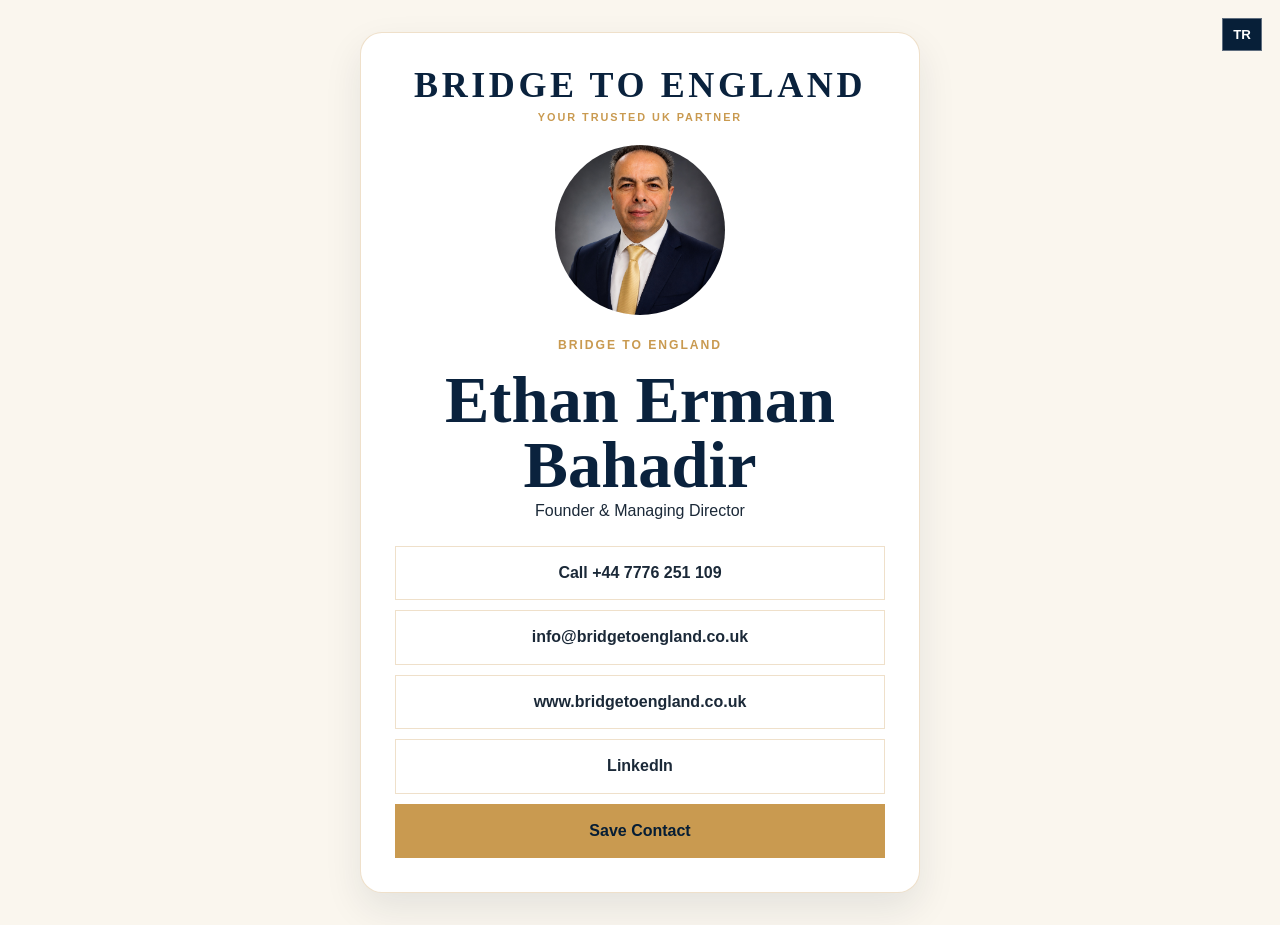
<file: contact.html>
<!DOCTYPE html>
<html lang="en">
<head>
  <meta charset="UTF-8">
  <meta name="viewport" content="width=device-width,initial-scale=1">
  <title>Ethan Erman Bahadir | Bridge to England</title>
  <link rel="stylesheet" href="style.css?v=549">
  <style>
    .digital-brand{
      margin:0 auto 22px;
      text-align:center;
      line-height:1.05;
    }
    .digital-brand-main{
      display:block;
      font-family:"Cormorant Garamond",Georgia,serif;
      font-size:2.25rem;
      font-weight:800;
      letter-spacing:.10em;
      color:#0a223d;
    }
    .digital-brand-sub{
      display:block;
      margin-top:7px;
      font-size:.68rem;
      font-weight:800;
      letter-spacing:.18em;
      color:#c99a50;
      text-transform:uppercase;
    }
  </style>
</head>
<body class="digital-card-page">
  <button class="language-toggle" style="position:fixed;right:18px;top:18px;z-index:10;background:#071f38">TR</button>
  <main class="digital-card">
    <div class="digital-brand" aria-label="Bridge to England">
      <span class="digital-brand-main">BRIDGE TO ENGLAND</span>
      <span class="digital-brand-sub">YOUR TRUSTED UK PARTNER</span>
    </div>

    <img class="portrait" src="ethan-erman-bahadir.jpg" alt="Ethan Erman Bahadir">

    <p class="section-label">Bridge to England</p>
    <h1>Ethan Erman Bahadir</h1>
    <p data-en="Founder &amp; Managing Director" data-tr="Kurucu &amp; Genel Müdür">Founder &amp; Managing Director</p>

    <div class="digital-links">
      <a href="tel:+447776251109" data-en="Call +44 7776 251 109" data-tr="Ara +44 7776 251 109">Call +44 7776 251 109</a>
      <a href="mailto:info@bridgetoengland.co.uk">info@bridgetoengland.co.uk</a>
      <a href="https://bridgetoengland.co.uk/" target="_blank" rel="noopener"
         data-en="www.bridgetoengland.co.uk" data-tr="www.bridgetoengland.co.uk">www.bridgetoengland.co.uk</a>
      <a href="https://www.linkedin.com/in/ethan-erman-bahadir-b81787232/" target="_blank" rel="noopener"
         data-en="LinkedIn" data-tr="LinkedIn">LinkedIn</a>
      <a class="save" href="ethan-erman-bahadir.vcf" download data-en="Save Contact" data-tr="Kişiyi Kaydet">Save Contact</a>
    </div>
  </main>

  <script src="script.js?v=549"></script>
</body>
</html>
</file>
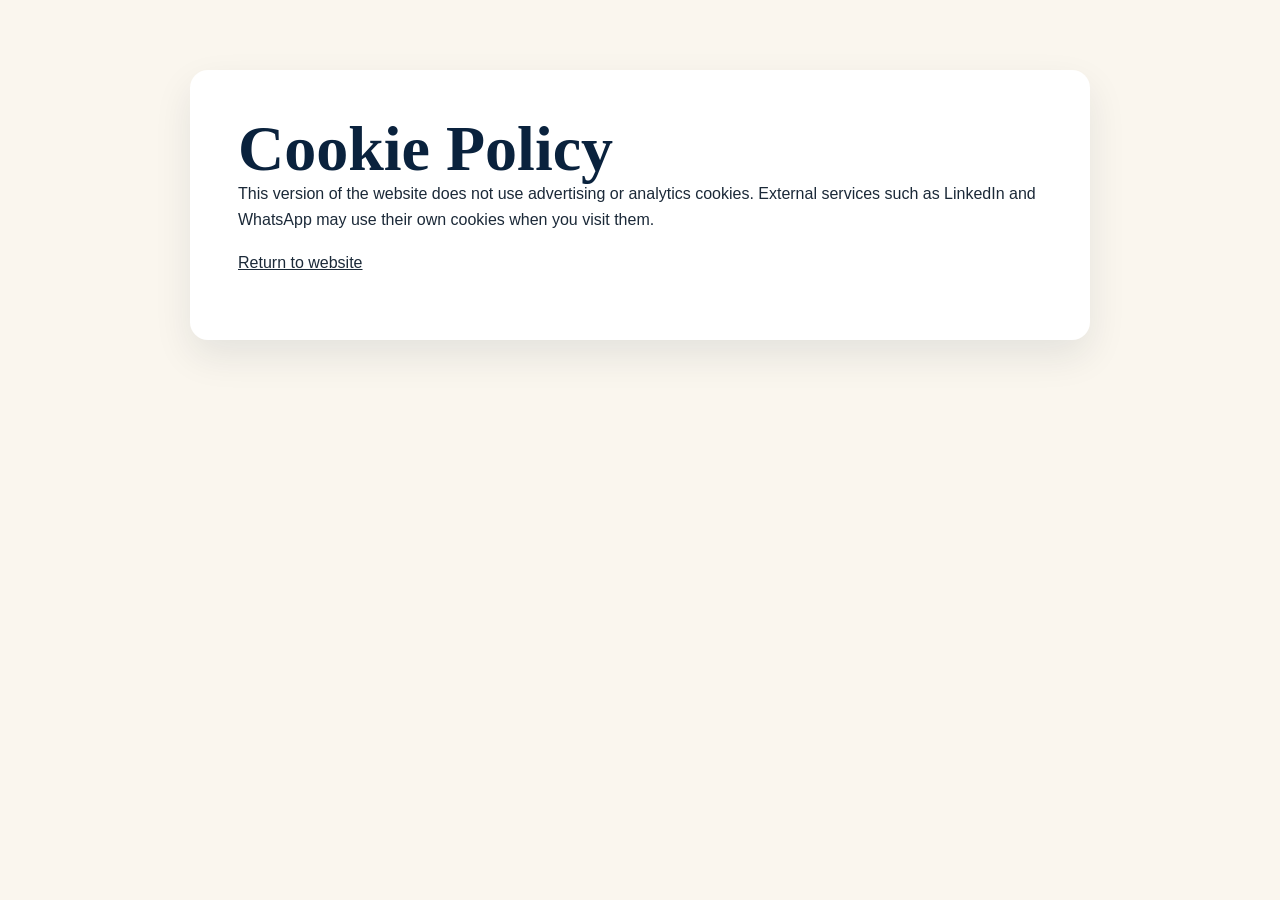
<file: cookies.html>
<!DOCTYPE html><html><head><meta charset="UTF-8"><meta name="viewport" content="width=device-width,initial-scale=1"><title>Cookies | Bridge to Britain</title><link rel="stylesheet" href="style.css?v=50"></head><body class="legal-page"><main class="legal-wrap"><h1>Cookie Policy</h1><p>This version of the website does not use advertising or analytics cookies. External services such as LinkedIn and WhatsApp may use their own cookies when you visit them.</p><p><a href="index.html">Return to website</a></p></main></body></html>
</file>
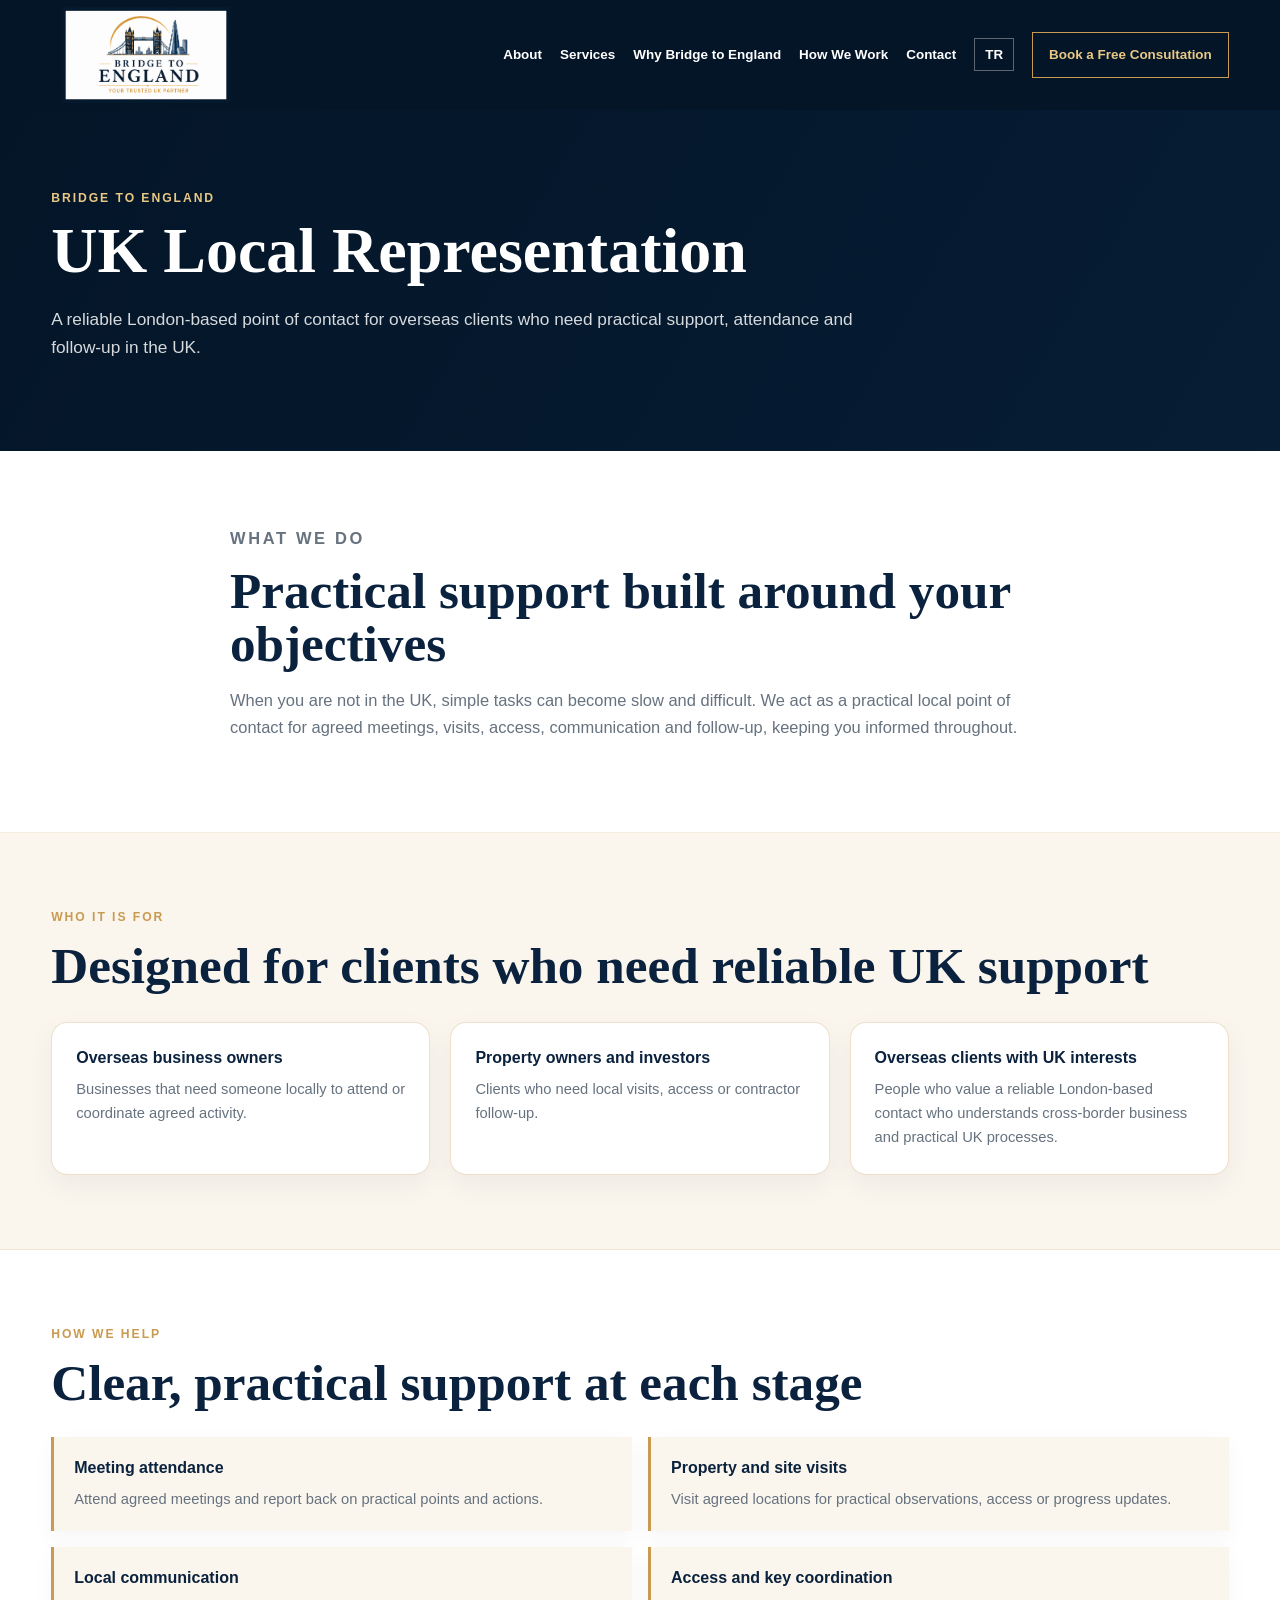
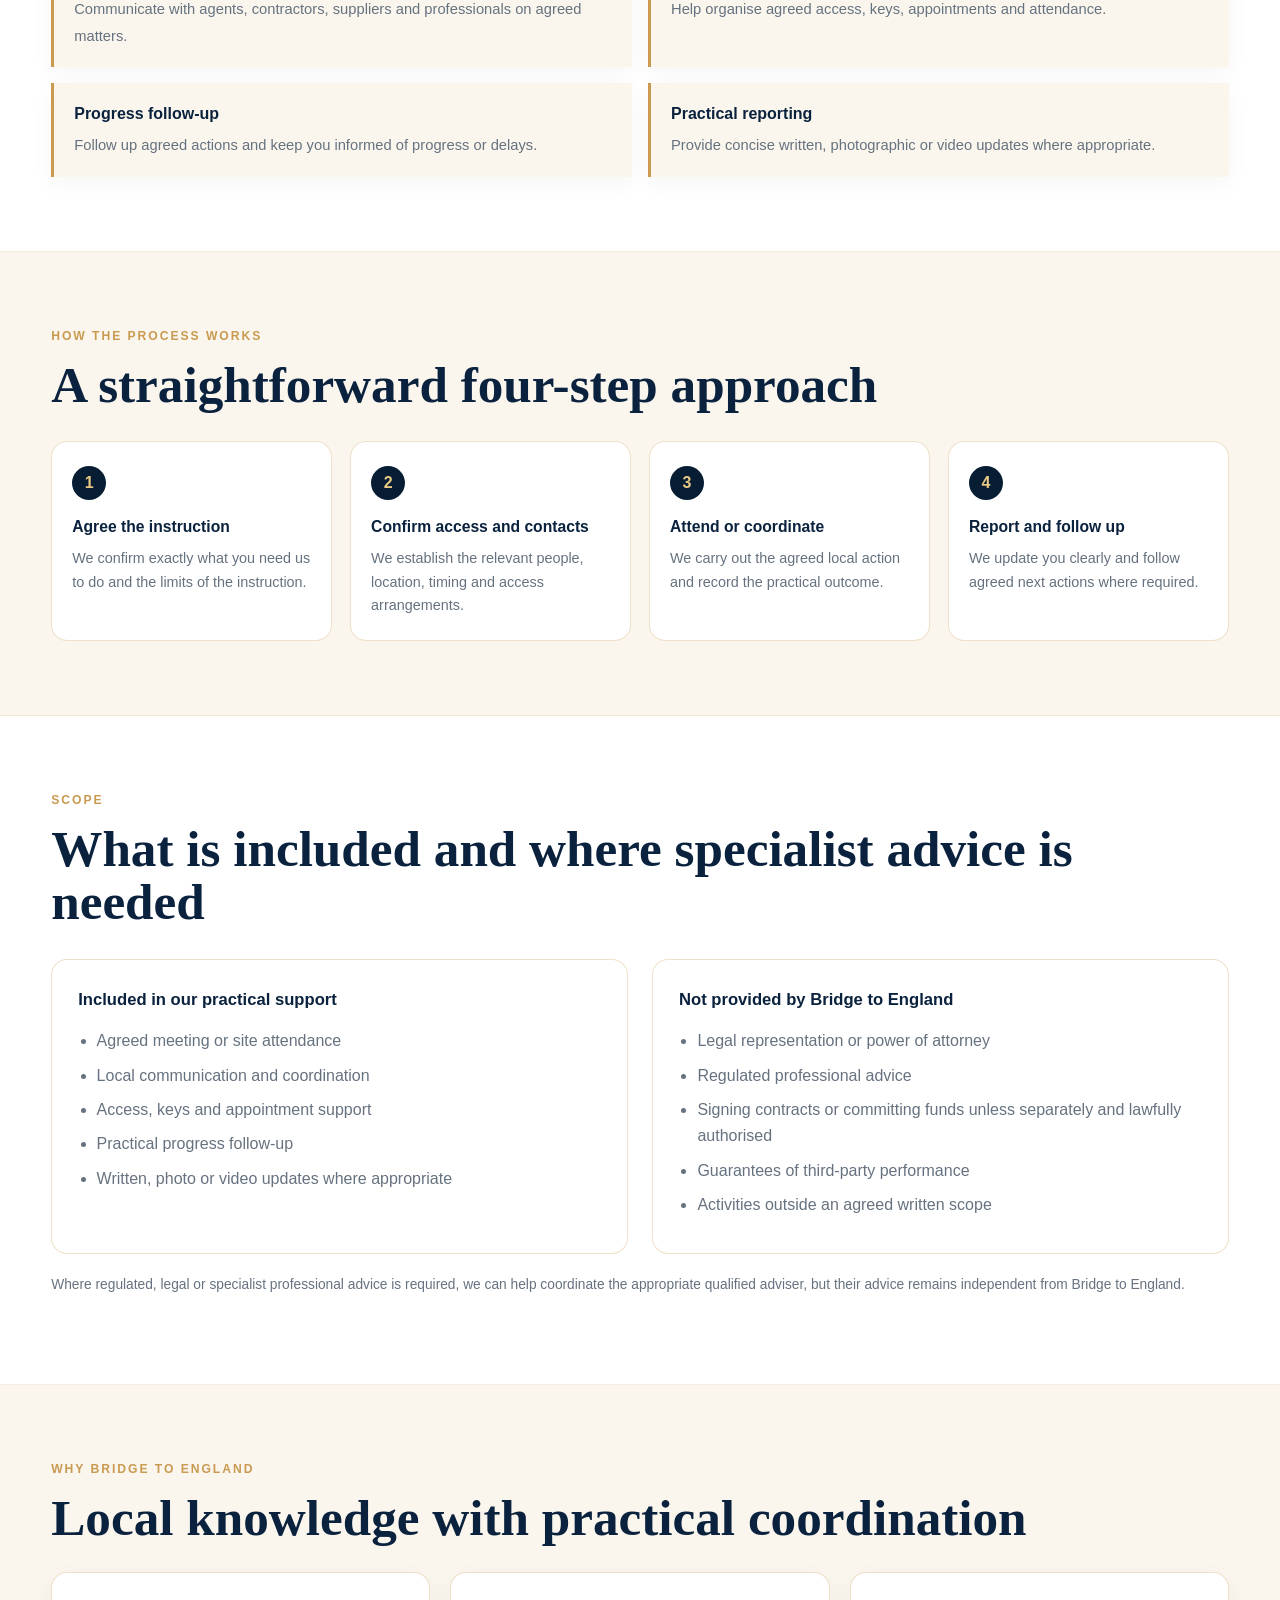
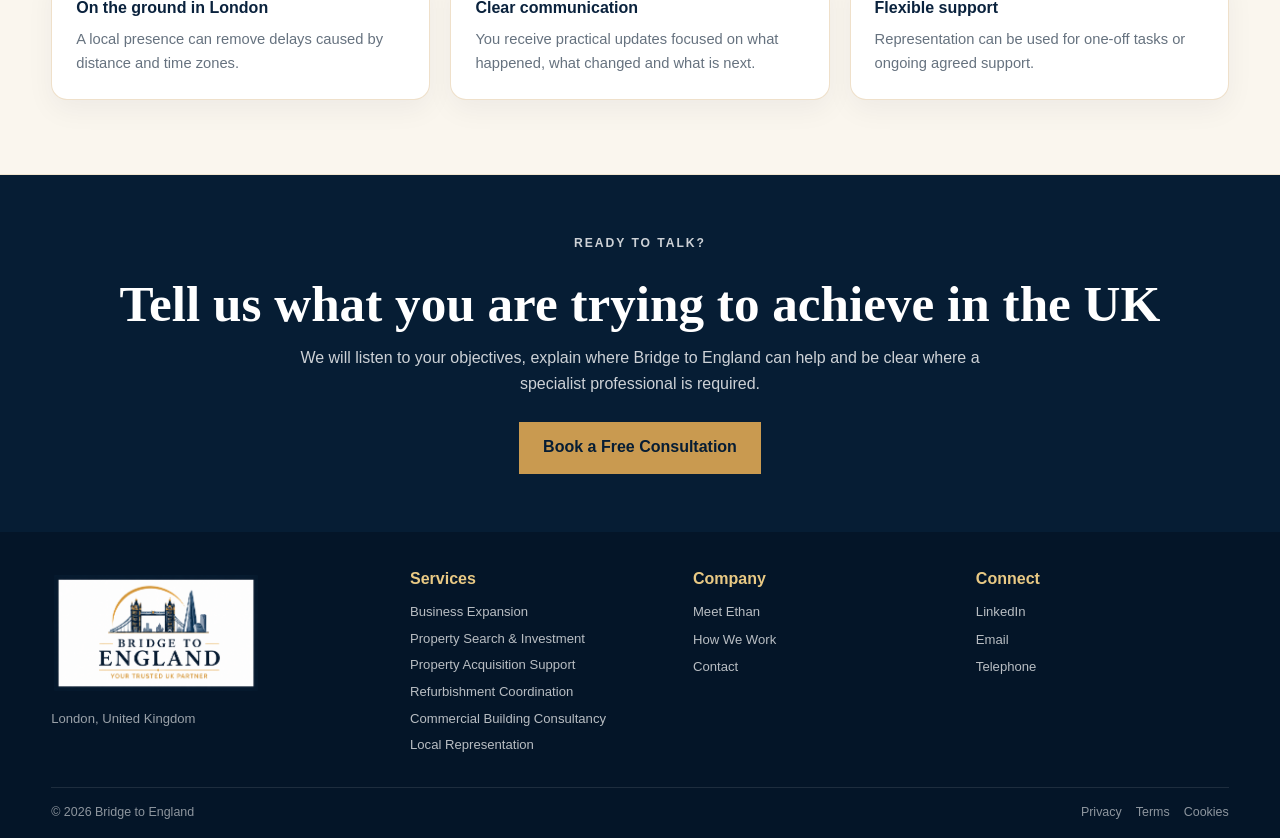
<file: local-representation.html>
<!DOCTYPE html>
<html lang="en">
<head>
<meta charset="UTF-8">
<meta name="viewport" content="width=device-width,initial-scale=1">
<title>UK Local Representation | Bridge to England</title>
<meta name="description" content="Trusted London-based local representation for Turkish and overseas businesses, investors and property owners who need a reliable UK point of contact.">
<link rel="canonical" href="https://bridgetoengland.co.uk/local-representation.html">
<link rel="icon" href="favicon.png">
<link rel="stylesheet" href="style.css?v=548">
<meta property="og:type" content="website">
<meta property="og:site_name" content="Bridge to England">
<meta property="og:title" content="UK Local Representation | Bridge to England">
<meta property="og:description" content="Trusted London-based local representation for Turkish and overseas businesses, investors and property owners who need a reliable UK point of contact.">
<meta property="og:url" content="https://bridgetoengland.co.uk/local-representation.html">
<script type="application/ld+json">{"@context": "https://schema.org", "@type": "Service", "name": "UK Local Representation", "description": "A reliable London-based point of contact for overseas clients who need practical support, attendance and follow-up in the UK.", "provider": {"@type": "Organization", "name": "Bridge to England", "url": "https://bridgetoengland.co.uk/"}, "areaServed": {"@type": "Country", "name": "United Kingdom"}, "url": "https://bridgetoengland.co.uk/local-representation.html"}</script>

<style>
/* V5.68 strengthened service pages */
.site-header{position:static!important}
.service-detail-hero{
  padding:78px 0 72px;
  background:linear-gradient(120deg,var(--navy-2),var(--navy));
  color:#fff;
}
.service-detail-hero .eyebrow{color:var(--gold-soft)}
.service-detail-hero h1{
  color:#fff;
  max-width:900px;
  font-size:clamp(2.9rem,5vw,5rem);
}
.service-detail-hero .hero-summary{
  max-width:820px;
  margin-top:22px;
  color:rgba(255,255,255,.84);
  font-size:1.08rem;
}
.service-detail-main{background:#fff}
.service-block{padding:74px 0;border-bottom:1px solid rgba(201,154,80,.18)}
.service-block.alt{background:var(--cream)}
.service-intro{max-width:820px}
.service-intro p{font-size:1.03rem;color:var(--muted)}
.service-cards{
  display:grid;
  grid-template-columns:repeat(3,minmax(0,1fr));
  gap:20px;
  margin-top:30px;
}
.service-card-lite{
  background:#fff;
  border:1px solid var(--line);
  border-radius:16px;
  padding:24px;
  box-shadow:0 10px 28px rgba(6,29,52,.05);
}
.service-block:not(.alt) .service-card-lite{background:var(--cream)}
.service-card-lite h3{
  margin:0 0 8px;
  font-family:Montserrat,Arial,sans-serif;
  font-size:1rem;
  line-height:1.35;
}
.service-card-lite p{margin:0;color:var(--muted);font-size:.92rem}
.help-grid{
  display:grid;
  grid-template-columns:repeat(2,minmax(0,1fr));
  gap:16px;
  margin-top:28px;
}
.help-item{
  border-left:3px solid var(--gold);
  background:#fff;
  padding:18px 20px;
  box-shadow:0 8px 22px rgba(6,29,52,.04);
}
.service-block:not(.alt) .help-item{background:var(--cream)}
.help-item strong{display:block;color:var(--ink);margin-bottom:5px}
.help-item span{color:var(--muted);font-size:.92rem}
.process-grid{
  display:grid;
  grid-template-columns:repeat(4,minmax(0,1fr));
  gap:18px;
  margin-top:30px;
  counter-reset:steps;
}
.process-step{
  position:relative;
  border:1px solid var(--line);
  border-radius:16px;
  padding:24px 20px 22px;
  background:#fff;
}
.process-step:before{
  counter-increment:steps;
  content:counter(steps);
  width:34px;height:34px;
  display:grid;place-items:center;
  border-radius:50%;
  background:var(--navy);
  color:var(--gold-soft);
  font-weight:800;
  margin-bottom:14px;
}
.process-step h3{
  margin:0 0 7px;
  font-family:Montserrat,Arial,sans-serif;
  font-size:.98rem;
}
.process-step p{margin:0;color:var(--muted);font-size:.9rem}
.scope-grid{
  display:grid;
  grid-template-columns:1fr 1fr;
  gap:24px;
  margin-top:30px;
}
.scope-box{
  border:1px solid var(--line);
  border-radius:16px;
  padding:26px;
  background:#fff;
}
.scope-box h3{
  margin:0 0 15px;
  font-family:Montserrat,Arial,sans-serif;
  font-size:1.04rem;
}
.scope-box ul{margin:0;padding-left:1.15rem}
.scope-box li{margin:8px 0;color:var(--muted)}
.why-service-grid{
  display:grid;
  grid-template-columns:repeat(3,minmax(0,1fr));
  gap:20px;
  margin-top:28px;
}
.why-service-grid .service-card-lite{background:#fff}
.service-cta-band{
  padding:58px 0;
  background:var(--navy);
  color:#fff;
  text-align:center;
}
.service-cta-band h2{color:#fff;margin-bottom:14px}
.service-cta-band p{
  max-width:720px;
  margin:0 auto 24px;
  color:rgba(255,255,255,.80)
}
.service-note{
  margin-top:20px;
  color:var(--muted);
  font-size:.86rem;
}
.footer-wordmark{display:inline-flex;flex-direction:column;text-decoration:none;line-height:1.05}
.footer-brand-main{display:block;color:#fff;font-family:"Cormorant Garamond",Georgia,serif;font-size:1.55rem;font-weight:700;letter-spacing:.03em}
.footer-brand-sub{display:block;color:var(--gold);font-size:.62rem;font-weight:800;letter-spacing:.16em;margin-top:7px}
@media(max-width:1050px){
  .service-cards,.why-service-grid{grid-template-columns:1fr 1fr}
  .process-grid{grid-template-columns:1fr 1fr}
  .scope-grid{grid-template-columns:1fr}
}
@media(max-width:650px){
  .service-detail-hero{padding:54px 0 50px}
  .service-block{padding:54px 0}
  .service-cards,.help-grid,.why-service-grid,.process-grid{grid-template-columns:1fr}
}
/* Compact mobile navigation, closed by default */
@media(max-width:1050px){
  .site-header .nav-wrap{position:relative;min-height:86px!important}
  .site-header .menu-toggle{display:block!important}
  .site-header .main-nav{display:none!important}
  .site-header .main-nav.open{
    position:absolute!important;
    top:100%!important;left:0!important;right:0!important;
    z-index:1000!important;
    display:flex!important;
    flex-direction:column!important;
    align-items:stretch!important;
    gap:0!important;
    padding:10px 4% 18px!important;
    background:var(--navy-2)!important;
    border-top:1px solid rgba(201,154,80,.25)!important;
  }
  .site-header .main-nav.open a{
    padding:12px 4px!important;
    border-bottom:1px solid rgba(255,255,255,.08)!important;
  }
  .site-header .main-nav.open .language-toggle{
    margin:12px 0 8px!important;
    min-height:44px!important;
  }
}
</style>


<style id="logo-header-footer-v571">
/* V5.71 - use the supplied Bridge to Britain logo image in header and footer */
.site-header .brand,
.site-header .brand-wordmark{
  flex:0 0 125px !important;
  width:125px !important;
  min-width:125px !important;
  max-width:125px !important;
  display:flex !important;
  align-items:center !important;
  justify-content:flex-start !important;
}

.site-header .brand img.site-logo-image,
.site-header .brand-wordmark img.site-logo-image{
  display:block !important;
  width:112px !important;
  height:auto !important;
  max-height:100px !important;
  object-fit:contain !important;
  background:#fff !important;
  border-radius:4px !important;
}

.site-header .brand-main,
.site-header .brand-sub{
  display:none !important;
}

footer .footer-logo-image{
  display:block !important;
  width:175px !important;
  height:auto !important;
  object-fit:contain !important;
  background:#fff !important;
  border-radius:4px !important;
  margin:0 0 14px !important;
}

footer .footer-brand-main,
footer .footer-brand-sub{
  display:none !important;
}

@media (max-width:980px){
  .site-header .brand,
  .site-header .brand-wordmark{
    flex:0 0 78px !important;
    width:78px !important;
    min-width:78px !important;
    max-width:78px !important;
  }
  .site-header .brand img.site-logo-image,
  .site-header .brand-wordmark img.site-logo-image{
    width:72px !important;
    max-height:66px !important;
  }
}

@media (max-width:700px){
  footer .footer-logo-image{
    width:150px !important;
  }
}
</style>


<style id="logo-polish-v575">
/* V5.75 - larger Bridge to England logo + cleaner header/hero join */

/* Remove the dark divider/line around the header and hero split */
.site-header {
  border-bottom: 0 !important;
  box-shadow: none !important;
}
.hero,
.hero-grid,
.hero-copy,
.hero-media,
.hero-image,
.hero-image-wrap {
  border: 0 !important;
  border-left: 0 !important;
  border-right: 0 !important;
  outline: 0 !important;
  box-shadow: none !important;
}

/* Larger, better-balanced desktop logo */
.site-header .brand,
.site-header .brand-wordmark {
  flex: 0 0 170px !important;
  width: 170px !important;
  min-width: 170px !important;
  max-width: 170px !important;
}

.site-header .brand img.site-logo-image,
.site-header .brand-wordmark img.site-logo-image {
  display: block !important;
  width: 150px !important;
  height: auto !important;
  max-height: 86px !important;
  object-fit: contain !important;
  background: transparent !important;
  border: 0 !important;
  border-radius: 4px !important;
  box-shadow: none !important;
}

/* Keep the header compact and vertically balanced */
@media (min-width: 981px) {
  .site-header .nav-wrap.container {
    min-height: 108px !important;
  }
}

/* Tablet */
@media (max-width: 980px) {
  .site-header .brand,
  .site-header .brand-wordmark {
    flex: 0 0 105px !important;
    width: 105px !important;
    min-width: 105px !important;
    max-width: 105px !important;
  }

  .site-header .brand img.site-logo-image,
  .site-header .brand-wordmark img.site-logo-image {
    width: 96px !important;
    max-height: 66px !important;
  }
}

/* Small phones */
@media (max-width: 560px) {
  .site-header .brand,
  .site-header .brand-wordmark {
    flex: 0 0 88px !important;
    width: 88px !important;
    min-width: 88px !important;
    max-width: 88px !important;
  }

  .site-header .brand img.site-logo-image,
  .site-header .brand-wordmark img.site-logo-image {
    width: 82px !important;
    max-height: 58px !important;
  }
}
</style>


<style id="logo-seam-fix-v576">
/* V5.76 - slightly larger header logo and force-remove the hero seam */

/* Header logo: larger, but still leaves comfortable room for navigation */
@media (min-width: 1280px) {
  .site-header .brand,
  .site-header .brand-wordmark {
    flex: 0 0 200px !important;
    width: 200px !important;
    min-width: 200px !important;
    max-width: 200px !important;
  }

  .site-header .brand img.site-logo-image,
  .site-header .brand-wordmark img.site-logo-image {
    width: 178px !important;
    height: auto !important;
    max-height: 100px !important;
    object-fit: contain !important;
    margin: 0 !important;
  }

  .site-header .nav-wrap.container {
    min-height: 110px !important;
  }
}

/* Medium desktop: keep enough room for the navigation text */
@media (min-width: 981px) and (max-width: 1279px) {
  .site-header .brand,
  .site-header .brand-wordmark {
    flex: 0 0 170px !important;
    width: 170px !important;
    min-width: 170px !important;
    max-width: 170px !important;
  }

  .site-header .brand img.site-logo-image,
  .site-header .brand-wordmark img.site-logo-image {
    width: 150px !important;
    max-height: 86px !important;
  }
}

/* Remove every possible header line */
.site-header,
.site-header .nav-wrap,
.site-header .container {
  border-bottom: 0 !important;
  box-shadow: none !important;
}
.site-header::before,
.site-header::after,
.site-header .nav-wrap::before,
.site-header .nav-wrap::after {
  content: none !important;
  display: none !important;
}

/* Force the hero panels to meet with no black/sub-pixel seam */
.hero,
.hero-grid,
.hero-copy,
.hero-photo {
  border: 0 !important;
  outline: 0 !important;
  box-shadow: none !important;
}

.hero-grid {
  gap: 0 !important;
  column-gap: 0 !important;
  background: #071b31 !important;
  overflow: hidden !important;
}

.hero-copy {
  position: relative !important;
  z-index: 1 !important;
  margin-right: -1px !important;
}

/* Overlap the image very slightly over the join.
   This removes the thin dark line caused by browser sub-pixel rendering. */
.hero-photo {
  position: relative !important;
  z-index: 2 !important;
  overflow: hidden !important;
  margin-left: -3px !important;
  width: calc(100% + 3px) !important;
}

.hero-photo img {
  display: block !important;
  width: 100% !important;
  height: 100% !important;
  border: 0 !important;
  outline: 0 !important;
  margin: 0 !important;
}
</style>


<style id="final-logo-v577">
/* V5.77 - approved Bridge to England logo */
.site-header .brand img.site-logo-image,
.site-header .brand-wordmark img.site-logo-image {
  width: 190px !important;
  max-height: 100px !important;
  height: auto !important;
  object-fit: contain !important;
  background: transparent !important;
  border: 0 !important;
  box-shadow: none !important;
}

@media (min-width: 981px) and (max-width: 1279px) {
  .site-header .brand img.site-logo-image,
  .site-header .brand-wordmark img.site-logo-image {
    width: 165px !important;
    max-height: 90px !important;
  }
}

@media (max-width: 980px) {
  .site-header .brand img.site-logo-image,
  .site-header .brand-wordmark img.site-logo-image {
    width: 110px !important;
    max-height: 70px !important;
  }
}

@media (max-width: 560px) {
  .site-header .brand img.site-logo-image,
  .site-header .brand-wordmark img.site-logo-image {
    width: 92px !important;
    max-height: 62px !important;
  }
}

/* Footer logo uses the same approved image at a comfortable width */
footer .footer-logo-image {
  width: 210px !important;
  height: auto !important;
  max-width: 100% !important;
  object-fit: contain !important;
  background: transparent !important;
  border: 0 !important;
  box-shadow: none !important;
}

/* Keep header and hero joins clean */
.site-header,
.site-header .nav-wrap,
.hero,
.hero-grid,
.hero-copy,
.hero-photo {
  border: 0 !important;
  outline: 0 !important;
  box-shadow: none !important;
}
</style>

</head>
<body>

<header class="site-header">
<div class="container nav-wrap">
<a class="brand brand-wordmark" href="index.html" aria-label="Bridge to England home"><img class="site-logo-image" src="bridge-to-england-logo.png" alt="Bridge to England logo"></a>
<button aria-label="Open navigation" class="menu-toggle"><span></span><span></span><span></span></button>
<nav class="main-nav">
<a data-en="About" data-tr="Hakkımızda" href="index.html#about">About</a>
<a data-en="Services" data-tr="Hizmetler" href="index.html#services">Services</a>
<a data-en="Why Bridge to England" data-tr="Neden Bridge to England" href="index.html#why">Why Bridge to England</a>
<a data-en="How We Work" data-tr="Nasıl Çalışıyoruz" href="index.html#process">How We Work</a>
<a data-en="Contact" data-tr="İletişim" href="index.html#contact">Contact</a>
<button class="language-toggle" type="button">TR</button>
<a class="nav-cta" data-en="Book a Free Consultation" data-tr="Ücretsiz Görüşme Ayarla" href="index.html#contact">Book a Free Consultation</a>
</nav>
</div>
</header>

<section class="service-detail-hero">
<div class="container">
<p class="eyebrow" data-en="Bridge to England" data-tr="Bridge to England">Bridge to England</p>
<h1 data-en="UK Local Representation" data-tr="Birleşik Krallık’ta Yerel Temsil">UK Local Representation</h1>
<p class="hero-summary" data-en="A reliable London-based point of contact for overseas clients who need practical support, attendance and follow-up in the UK." data-tr="Birleşik Krallık’ta pratik destek, katılım ve takip ihtiyacı olan yurt dışındaki müşteriler için güvenilir Londra merkezli yerel irtibat.">A reliable London-based point of contact for overseas clients who need practical support, attendance and follow-up in the UK.</p>
</div>
</section>

<main class="service-detail-main">
<section class="service-block">
<div class="container service-intro">
<p class="section-label" data-en="What We Do" data-tr="Ne Yapıyoruz">What We Do</p>
<h2 data-en="Practical support built around your objectives" data-tr="Hedeflerinize göre şekillenen pratik destek">Practical support built around your objectives</h2>
<p data-en="When you are not in the UK, simple tasks can become slow and difficult. We act as a practical local point of contact for agreed meetings, visits, access, communication and follow-up, keeping you informed throughout." data-tr="Birleşik Krallık’ta bulunmadığınızda basit işler bile yavaş ve zor hale gelebilir. Kararlaştırılan toplantılar, ziyaretler, erişim, iletişim ve takip için pratik yerel irtibat olur, süreç boyunca sizi bilgilendiririz.">When you are not in the UK, simple tasks can become slow and difficult. We act as a practical local point of contact for agreed meetings, visits, access, communication and follow-up, keeping you informed throughout.</p>
</div>
</section>

<section class="service-block alt">
<div class="container">
<p class="section-label" data-en="Who It Is For" data-tr="Kimler İçin">Who It Is For</p>
<h2 data-en="Designed for clients who need reliable UK support" data-tr="Güvenilir Birleşik Krallık desteğine ihtiyaç duyan müşteriler için">Designed for clients who need reliable UK support</h2>
<div class="service-cards"><article class="service-card-lite"><h3 data-en="Overseas business owners" data-tr="Yurt dışındaki işletme sahipleri">Overseas business owners</h3><p data-en="Businesses that need someone locally to attend or coordinate agreed activity." data-tr="Kararlaştırılan faaliyetlere yerelde katılacak veya koordine edecek birine ihtiyaç duyan işletmeler.">Businesses that need someone locally to attend or coordinate agreed activity.</p></article>
<article class="service-card-lite"><h3 data-en="Property owners and investors" data-tr="Mülk sahipleri ve yatırımcılar">Property owners and investors</h3><p data-en="Clients who need local visits, access or contractor follow-up." data-tr="Yerel ziyaret, erişim veya yüklenici takibine ihtiyaç duyan müşteriler.">Clients who need local visits, access or contractor follow-up.</p></article>
<article class="service-card-lite"><h3 data-en="Overseas clients with UK interests" data-tr="Birleşik Krallık’ta işleri veya yatırımları bulunan yurt dışındaki müşteriler">Overseas clients with UK interests</h3><p data-en="People who value a reliable London-based contact who understands cross-border business and practical UK processes." data-tr="Sınır ötesi iş süreçlerini ve Birleşik Krallık’taki pratik uygulamaları anlayan, Londra merkezli güvenilir bir yerel irtibata ihtiyaç duyan kişiler.">People who value a reliable London-based contact who understands cross-border business and practical UK processes.</p></article></div>
</div>
</section>

<section class="service-block">
<div class="container">
<p class="section-label" data-en="How We Help" data-tr="Nasıl Yardımcı Oluyoruz">How We Help</p>
<h2 data-en="Clear, practical support at each stage" data-tr="Her aşamada açık ve pratik destek">Clear, practical support at each stage</h2>
<div class="help-grid"><div class="help-item"><strong data-en="Meeting attendance" data-tr="Toplantı katılımı">Meeting attendance</strong><span data-en="Attend agreed meetings and report back on practical points and actions." data-tr="Kararlaştırılan toplantılara katılır, pratik noktaları ve aksiyonları size raporlarız.">Attend agreed meetings and report back on practical points and actions.</span></div>
<div class="help-item"><strong data-en="Property and site visits" data-tr="Gayrimenkul ve saha ziyaretleri">Property and site visits</strong><span data-en="Visit agreed locations for practical observations, access or progress updates." data-tr="Pratik gözlem, erişim veya ilerleme güncellemesi için kararlaştırılan yerleri ziyaret ederiz.">Visit agreed locations for practical observations, access or progress updates.</span></div>
<div class="help-item"><strong data-en="Local communication" data-tr="Yerel iletişim">Local communication</strong><span data-en="Communicate with agents, contractors, suppliers and professionals on agreed matters." data-tr="Kararlaştırılan konularda emlakçılar, yükleniciler, tedarikçiler ve profesyonellerle iletişim kurarız.">Communicate with agents, contractors, suppliers and professionals on agreed matters.</span></div>
<div class="help-item"><strong data-en="Access and key coordination" data-tr="Erişim ve anahtar koordinasyonu">Access and key coordination</strong><span data-en="Help organise agreed access, keys, appointments and attendance." data-tr="Kararlaştırılan erişim, anahtar, randevu ve katılım düzenlemelerine yardımcı oluruz.">Help organise agreed access, keys, appointments and attendance.</span></div>
<div class="help-item"><strong data-en="Progress follow-up" data-tr="İlerleme takibi">Progress follow-up</strong><span data-en="Follow up agreed actions and keep you informed of progress or delays." data-tr="Kararlaştırılan işleri takip eder, ilerleme veya gecikmeler hakkında sizi bilgilendiririz.">Follow up agreed actions and keep you informed of progress or delays.</span></div>
<div class="help-item"><strong data-en="Practical reporting" data-tr="Pratik raporlama">Practical reporting</strong><span data-en="Provide concise written, photographic or video updates where appropriate." data-tr="Uygun olduğunda kısa yazılı, fotoğraflı veya video güncellemeleri sağlarız.">Provide concise written, photographic or video updates where appropriate.</span></div></div>
</div>
</section>

<section class="service-block alt">
<div class="container">
<p class="section-label" data-en="How The Process Works" data-tr="Süreç Nasıl İşliyor">How The Process Works</p>
<h2 data-en="A straightforward four-step approach" data-tr="Dört adımlı basit bir yaklaşım">A straightforward four-step approach</h2>
<div class="process-grid"><article class="process-step"><h3 data-en="Agree the instruction" data-tr="Talimatı belirleme">Agree the instruction</h3><p data-en="We confirm exactly what you need us to do and the limits of the instruction." data-tr="Tam olarak ne yapmamızı istediğinizi ve görevin sınırlarını netleştiririz.">We confirm exactly what you need us to do and the limits of the instruction.</p></article>
<article class="process-step"><h3 data-en="Confirm access and contacts" data-tr="Erişim ve kişileri doğrulama">Confirm access and contacts</h3><p data-en="We establish the relevant people, location, timing and access arrangements." data-tr="İlgili kişiler, yer, zaman ve erişim düzenlemelerini belirleriz.">We establish the relevant people, location, timing and access arrangements.</p></article>
<article class="process-step"><h3 data-en="Attend or coordinate" data-tr="Katılım veya koordinasyon">Attend or coordinate</h3><p data-en="We carry out the agreed local action and record the practical outcome." data-tr="Kararlaştırılan yerel işi yürütür ve pratik sonucu kaydederiz.">We carry out the agreed local action and record the practical outcome.</p></article>
<article class="process-step"><h3 data-en="Report and follow up" data-tr="Raporlama ve takip">Report and follow up</h3><p data-en="We update you clearly and follow agreed next actions where required." data-tr="Size açık bir güncelleme verir ve gerektiğinde kararlaştırılan sonraki işleri takip ederiz.">We update you clearly and follow agreed next actions where required.</p></article></div>
</div>
</section>

<section class="service-block">
<div class="container">
<p class="section-label" data-en="Scope" data-tr="Kapsam">Scope</p>
<h2 data-en="What is included and where specialist advice is needed" data-tr="Nelerin dahil olduğu ve ne zaman uzman desteği gerektiği">What is included and where specialist advice is needed</h2>
<div class="scope-grid">
<div class="scope-box">
<h3 data-en="Included in our practical support" data-tr="Pratik desteğimize dahil">Included in our practical support</h3>
<ul><li data-en="Agreed meeting or site attendance" data-tr="Kararlaştırılan toplantı veya saha katılımı">Agreed meeting or site attendance</li>
<li data-en="Local communication and coordination" data-tr="Yerel iletişim ve koordinasyon">Local communication and coordination</li>
<li data-en="Access, keys and appointment support" data-tr="Erişim, anahtar ve randevu desteği">Access, keys and appointment support</li>
<li data-en="Practical progress follow-up" data-tr="Pratik ilerleme takibi">Practical progress follow-up</li>
<li data-en="Written, photo or video updates where appropriate" data-tr="Uygun olduğunda yazılı, fotoğraflı veya video güncellemeleri">Written, photo or video updates where appropriate</li></ul>
</div>
<div class="scope-box">
<h3 data-en="Not provided by Bridge to England" data-tr="Bridge to England tarafından sunulmayanlar">Not provided by Bridge to England</h3>
<ul><li data-en="Legal representation or power of attorney" data-tr="Hukuki temsil veya vekaletname kapsamında temsil">Legal representation or power of attorney</li>
<li data-en="Regulated professional advice" data-tr="Düzenlemeye tabi profesyonel danışmanlık">Regulated professional advice</li>
<li data-en="Signing contracts or committing funds unless separately and lawfully authorised" data-tr="Ayrıca ve hukuka uygun şekilde yetkilendirilmedikçe sözleşme imzalama veya para taahhüdü">Signing contracts or committing funds unless separately and lawfully authorised</li>
<li data-en="Guarantees of third-party performance" data-tr="Üçüncü taraf performans garantisi">Guarantees of third-party performance</li>
<li data-en="Activities outside an agreed written scope" data-tr="Kararlaştırılan yazılı kapsam dışındaki faaliyetler">Activities outside an agreed written scope</li></ul>
</div>
</div>
<p class="service-note" data-en="Where regulated, legal or specialist professional advice is required, we can help coordinate the appropriate qualified adviser, but their advice remains independent from Bridge to England." data-tr="Düzenlemeye tabi, hukuki veya uzman profesyonel görüş gerektiğinde uygun yetkili danışmanın koordinasyonuna yardımcı olabiliriz, ancak bu danışmanın görüşü Bridge to England’dan bağımsızdır.">Where regulated, legal or specialist professional advice is required, we can help coordinate the appropriate qualified adviser, but their advice remains independent from Bridge to England.</p>
</div>
</section>

<section class="service-block alt">
<div class="container">
<p class="section-label" data-en="Why Bridge to England" data-tr="Neden Bridge to England">Why Bridge to England</p>
<h2 data-en="Local knowledge with practical coordination" data-tr="Yerel bilgi ve pratik koordinasyon">Local knowledge with practical coordination</h2>
<div class="why-service-grid"><article class="service-card-lite"><h3 data-en="On the ground in London" data-tr="Londra’da sahada">On the ground in London</h3><p data-en="A local presence can remove delays caused by distance and time zones." data-tr="Yerel varlık, mesafe ve saat farkından kaynaklanan gecikmeleri azaltabilir.">A local presence can remove delays caused by distance and time zones.</p></article>
<article class="service-card-lite"><h3 data-en="Clear communication" data-tr="Açık iletişim">Clear communication</h3><p data-en="You receive practical updates focused on what happened, what changed and what is next." data-tr="Ne olduğu, ne değiştiği ve sırada ne olduğuna odaklanan pratik güncellemeler alırsınız.">You receive practical updates focused on what happened, what changed and what is next.</p></article>
<article class="service-card-lite"><h3 data-en="Flexible support" data-tr="Esnek destek">Flexible support</h3><p data-en="Representation can be used for one-off tasks or ongoing agreed support." data-tr="Yerel temsil tek seferlik işler veya sürekli kararlaştırılan destek için kullanılabilir.">Representation can be used for one-off tasks or ongoing agreed support.</p></article></div>
</div>
</section>
</main>

<section class="service-cta-band">
<div class="container">
<p class="eyebrow" data-en="Ready to talk?" data-tr="Görüşmeye hazır mısınız?">Ready to talk?</p>
<h2 data-en="Tell us what you are trying to achieve in the UK" data-tr="Birleşik Krallık’ta neyi başarmak istediğinizi anlatın">Tell us what you are trying to achieve in the UK</h2>
<p data-en="We will listen to your objectives, explain where Bridge to England can help and be clear where a specialist professional is required." data-tr="Hedeflerinizi dinler, Bridge to England’ın nerede yardımcı olabileceğini açıklar ve uzman bir profesyonelin gerektiği durumları net şekilde belirtiriz.">We will listen to your objectives, explain where Bridge to England can help and be clear where a specialist professional is required.</p>
<a class="button gold" data-en="Book a Free Consultation" data-tr="Ücretsiz Görüşme Ayarla" href="index.html#contact">Book a Free Consultation</a>
</div>
</section>

<footer>
<div class="container footer-grid">
<div class="footer-brand">
<a class="footer-wordmark" href="index.html"><img class="footer-logo-image" src="bridge-to-england-logo.png" alt="Bridge to England logo"></a>
<p>London, United Kingdom</p>
</div>
<div>
<strong data-en="Services" data-tr="Hizmetler">Services</strong>
<a href="business-expansion.html">Business Expansion</a>
<a href="property-search-investment.html">Property Search &amp; Investment</a>
<a href="property-acquisition.html">Property Acquisition Support</a>
<a href="refurbishment-coordination.html">Refurbishment Coordination</a>
<a href="commercial-building-consultancy.html">Commercial Building Consultancy</a>
<a href="local-representation.html">Local Representation</a>
</div>
<div>
<strong data-en="Company" data-tr="Şirket">Company</strong>
<a data-en="Meet Ethan" data-tr="Ethan ile Tanışın" href="index.html#about">Meet Ethan</a>
<a data-en="How We Work" data-tr="Nasıl Çalışıyoruz" href="index.html#process">How We Work</a>
<a data-en="Contact" data-tr="İletişim" href="index.html#contact">Contact</a>
</div>
<div>
<strong data-en="Connect" data-tr="İletişim">Connect</strong>
<a href="https://www.linkedin.com/in/ethan-erman-bahadir-b81787232/" target="_blank" rel="noopener">LinkedIn</a>
<a href="mailto:info@bridgetoengland.co.uk">Email</a>
<a href="tel:+447776251109">Telephone</a>
</div>
</div>
<div class="container footer-bottom">
<span>© 2026 Bridge to England</span>
<div><a href="privacy.html">Privacy</a><a href="terms.html">Terms</a><a href="cookies.html">Cookies</a></div>
</div>
</footer>
<script src="script.js?v=548"></script>

</body>
</html>
</file>
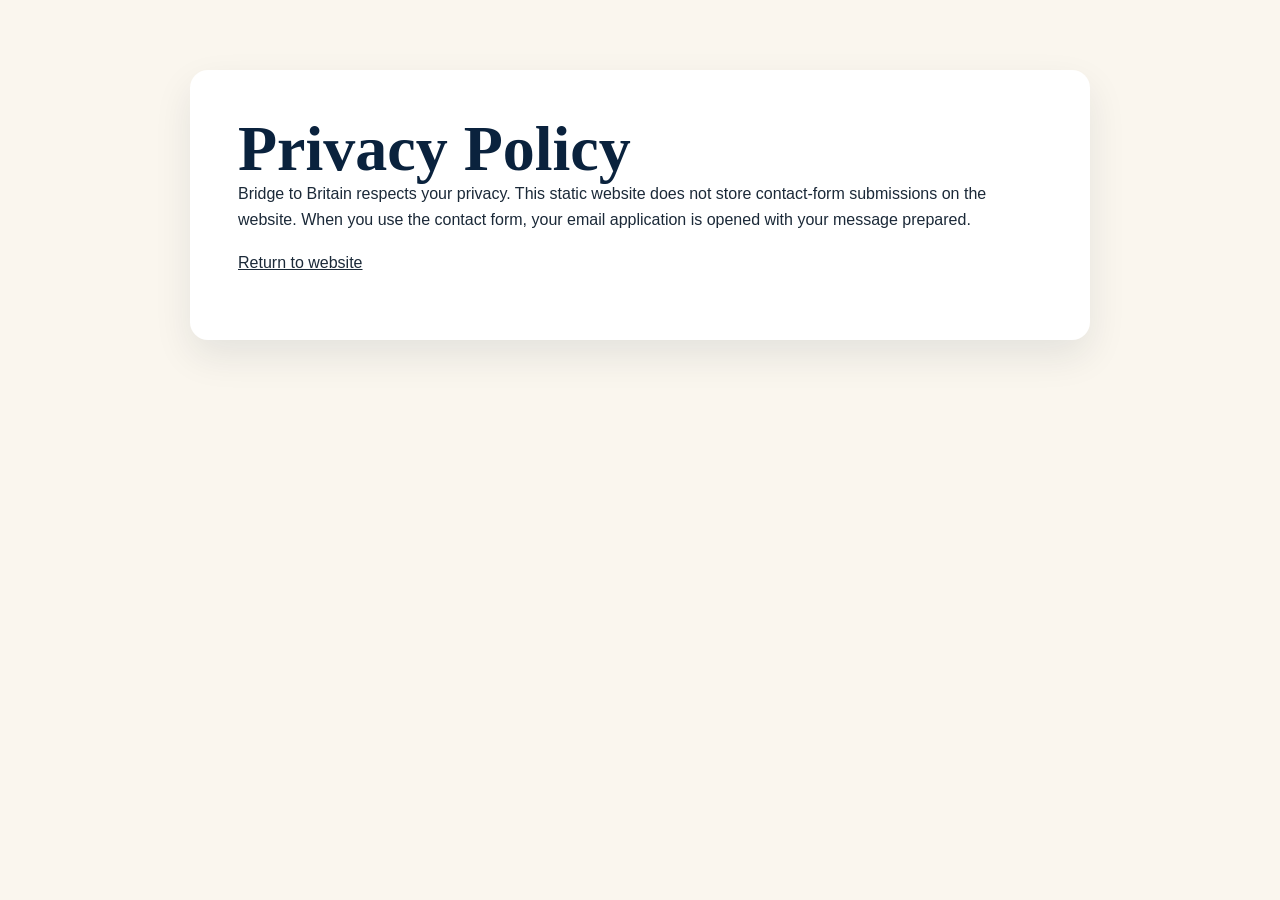
<file: privacy.html>
<!DOCTYPE html><html><head><meta charset="UTF-8"><meta name="viewport" content="width=device-width,initial-scale=1"><title>Privacy | Bridge to Britain</title><link rel="stylesheet" href="style.css?v=50"></head><body class="legal-page"><main class="legal-wrap"><h1>Privacy Policy</h1><p>Bridge to Britain respects your privacy. This static website does not store contact-form submissions on the website. When you use the contact form, your email application is opened with your message prepared.</p><p><a href="index.html">Return to website</a></p></main></body></html>
</file>
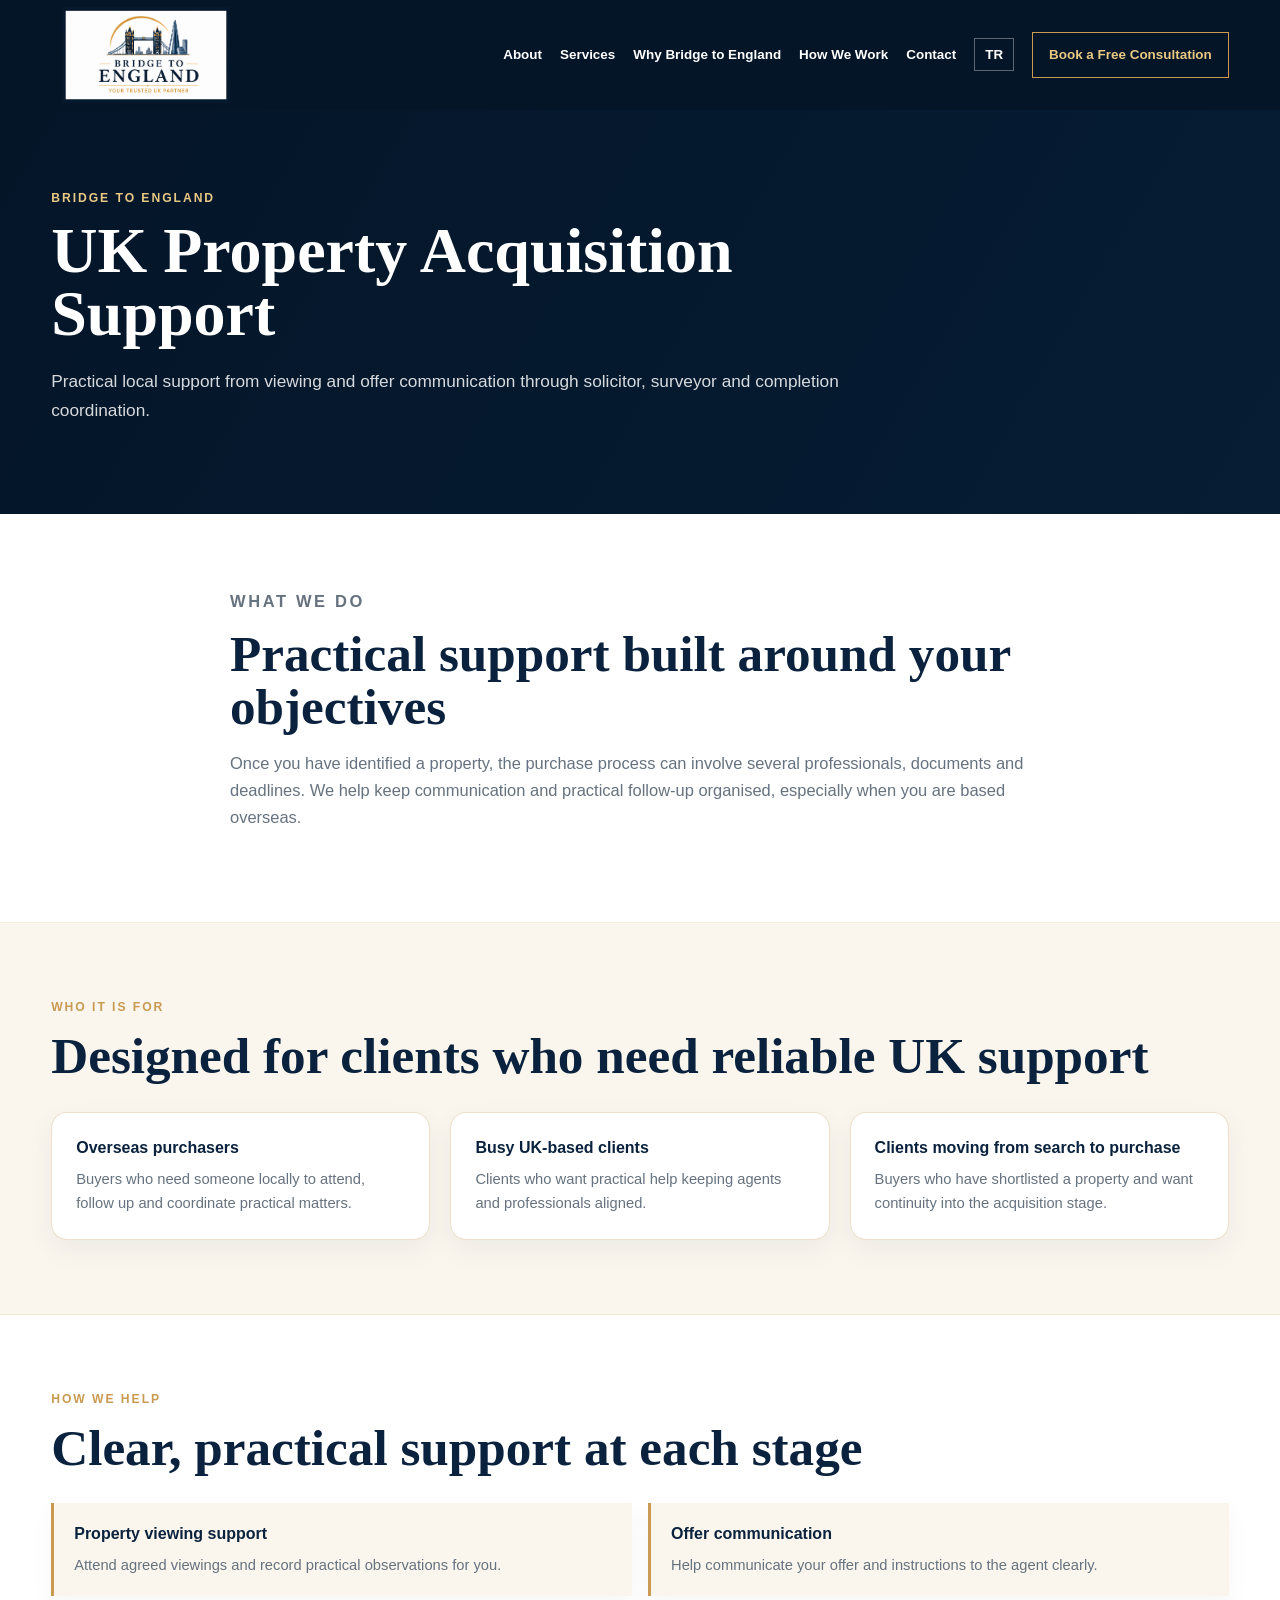
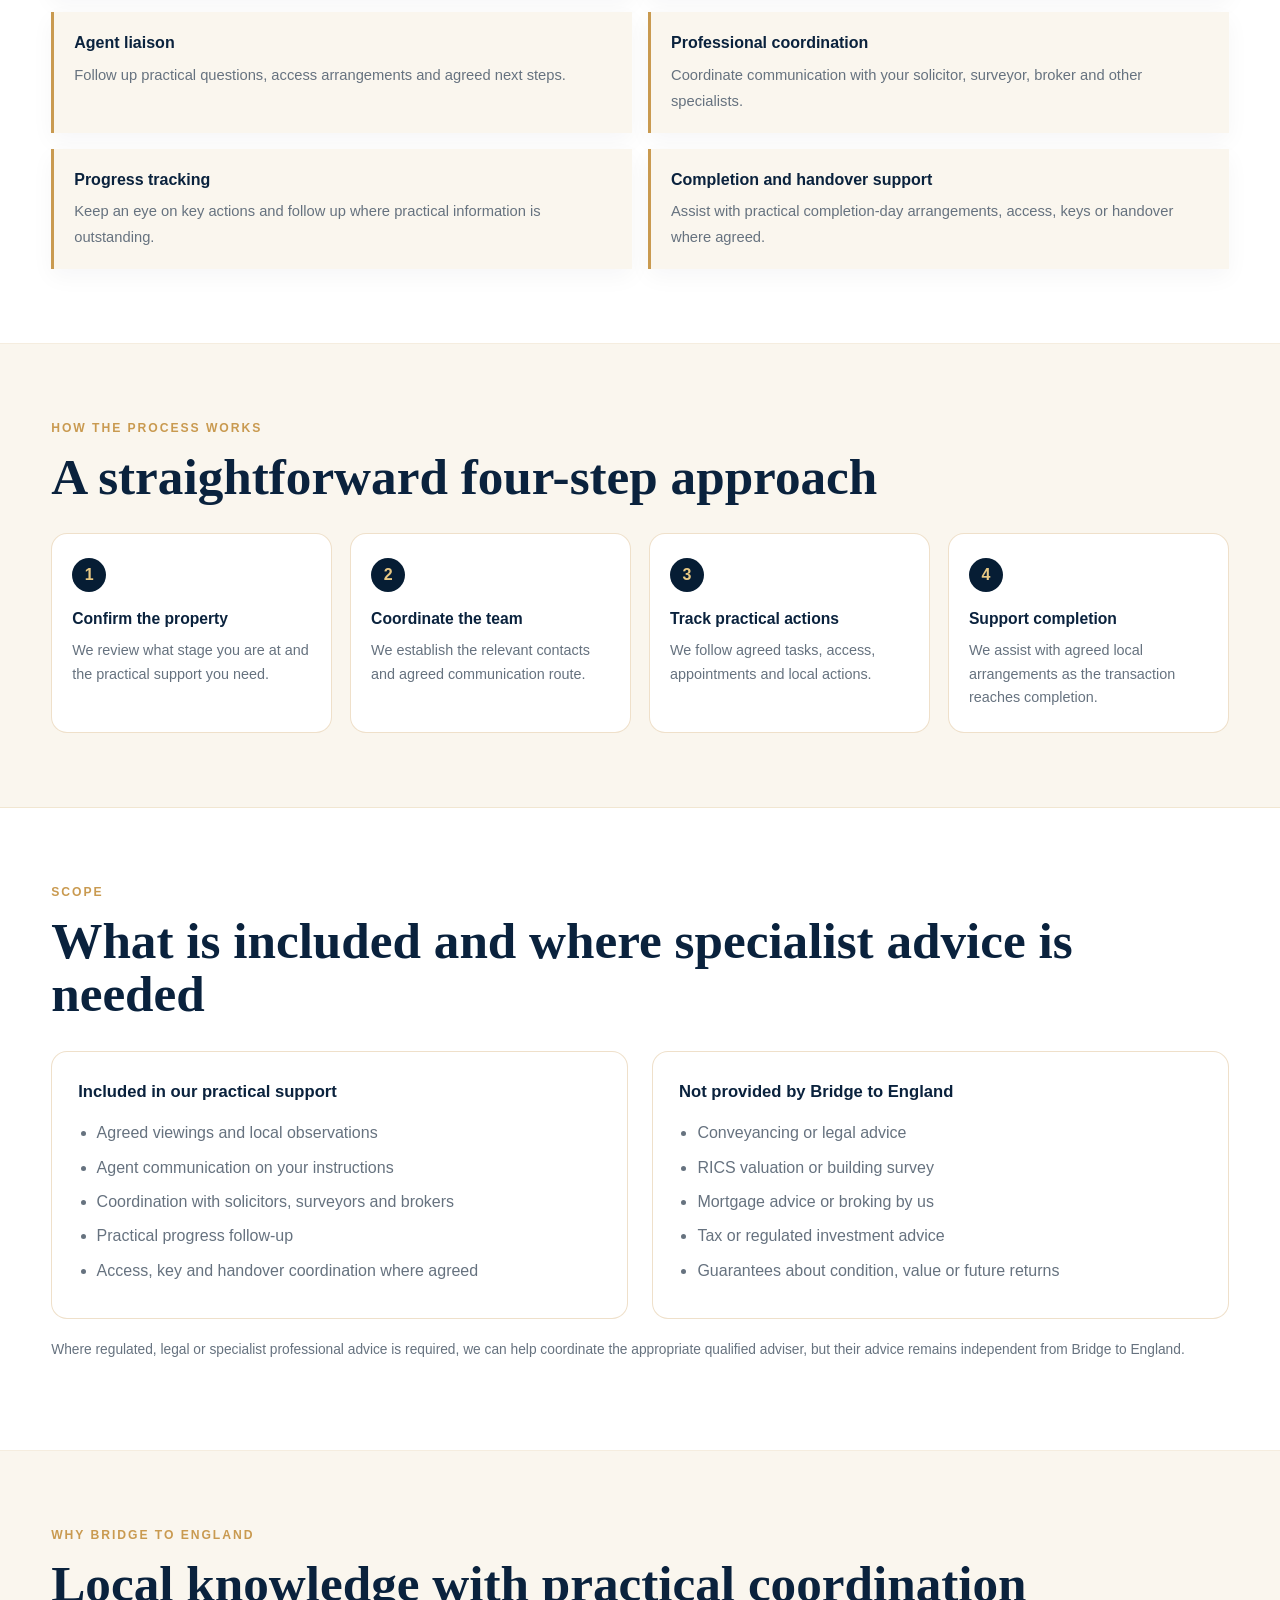
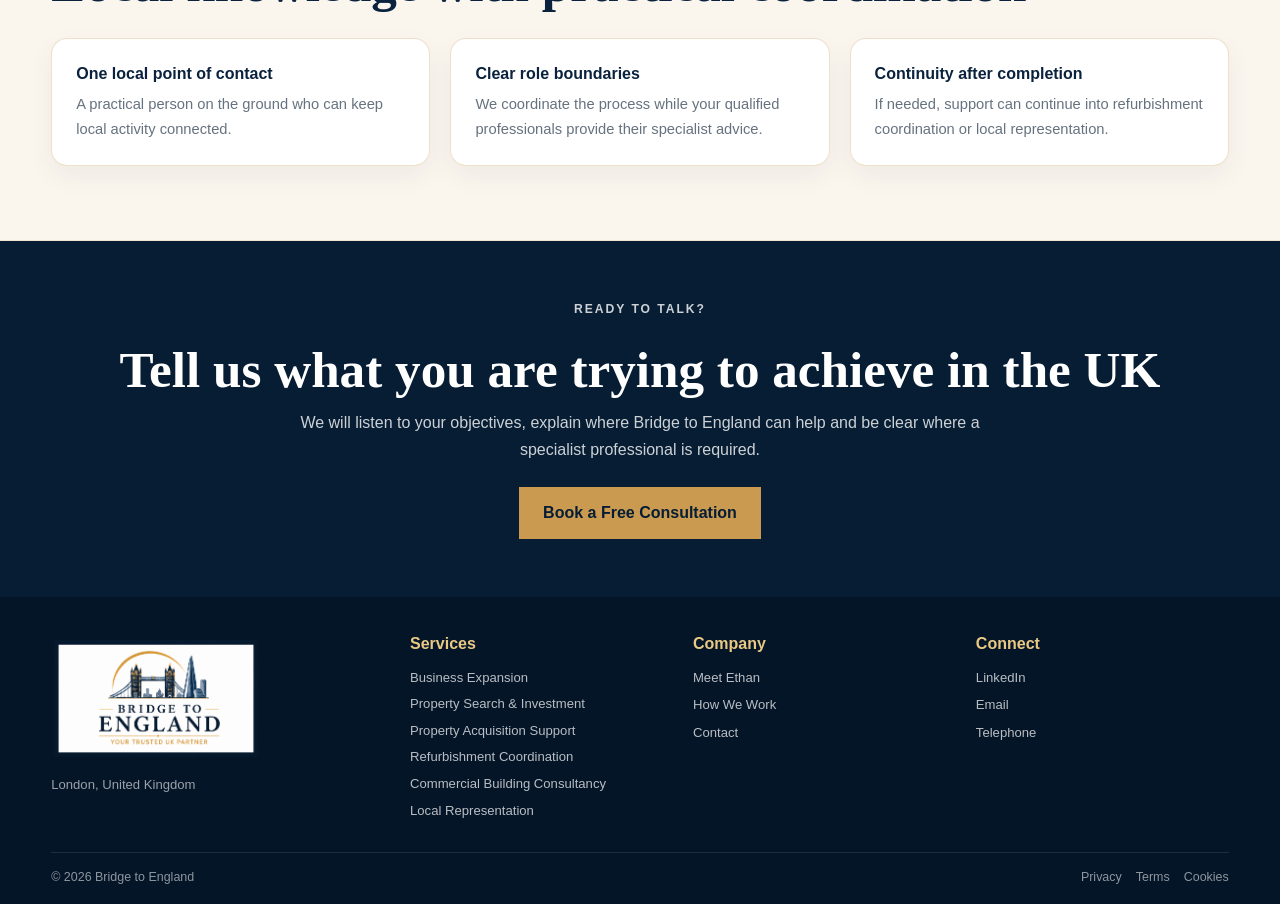
<file: property-acquisition.html>
<!DOCTYPE html>
<html lang="en">
<head>
<meta charset="UTF-8">
<meta name="viewport" content="width=device-width,initial-scale=1">
<title>UK Property Acquisition Support | Bridge to England</title>
<meta name="description" content="Independent property viewing, local coordination and purchase-process support for Turkish and overseas buyers acquiring property in the UK.">
<link rel="canonical" href="https://bridgetoengland.co.uk/property-acquisition.html">
<link rel="icon" href="favicon.png">
<link rel="stylesheet" href="style.css?v=548">
<meta property="og:type" content="website">
<meta property="og:site_name" content="Bridge to England">
<meta property="og:title" content="UK Property Acquisition Support | Bridge to England">
<meta property="og:description" content="Independent property viewing, local coordination and purchase-process support for Turkish and overseas buyers acquiring property in the UK.">
<meta property="og:url" content="https://bridgetoengland.co.uk/property-acquisition.html">
<script type="application/ld+json">{"@context": "https://schema.org", "@type": "Service", "name": "UK Property Acquisition Support", "description": "Practical local support from viewing and offer communication through solicitor, surveyor and completion coordination.", "provider": {"@type": "Organization", "name": "Bridge to England", "url": "https://bridgetoengland.co.uk/"}, "areaServed": {"@type": "Country", "name": "United Kingdom"}, "url": "https://bridgetoengland.co.uk/property-acquisition.html"}</script>

<style>
/* V5.68 strengthened service pages */
.site-header{position:static!important}
.service-detail-hero{
  padding:78px 0 72px;
  background:linear-gradient(120deg,var(--navy-2),var(--navy));
  color:#fff;
}
.service-detail-hero .eyebrow{color:var(--gold-soft)}
.service-detail-hero h1{
  color:#fff;
  max-width:900px;
  font-size:clamp(2.9rem,5vw,5rem);
}
.service-detail-hero .hero-summary{
  max-width:820px;
  margin-top:22px;
  color:rgba(255,255,255,.84);
  font-size:1.08rem;
}
.service-detail-main{background:#fff}
.service-block{padding:74px 0;border-bottom:1px solid rgba(201,154,80,.18)}
.service-block.alt{background:var(--cream)}
.service-intro{max-width:820px}
.service-intro p{font-size:1.03rem;color:var(--muted)}
.service-cards{
  display:grid;
  grid-template-columns:repeat(3,minmax(0,1fr));
  gap:20px;
  margin-top:30px;
}
.service-card-lite{
  background:#fff;
  border:1px solid var(--line);
  border-radius:16px;
  padding:24px;
  box-shadow:0 10px 28px rgba(6,29,52,.05);
}
.service-block:not(.alt) .service-card-lite{background:var(--cream)}
.service-card-lite h3{
  margin:0 0 8px;
  font-family:Montserrat,Arial,sans-serif;
  font-size:1rem;
  line-height:1.35;
}
.service-card-lite p{margin:0;color:var(--muted);font-size:.92rem}
.help-grid{
  display:grid;
  grid-template-columns:repeat(2,minmax(0,1fr));
  gap:16px;
  margin-top:28px;
}
.help-item{
  border-left:3px solid var(--gold);
  background:#fff;
  padding:18px 20px;
  box-shadow:0 8px 22px rgba(6,29,52,.04);
}
.service-block:not(.alt) .help-item{background:var(--cream)}
.help-item strong{display:block;color:var(--ink);margin-bottom:5px}
.help-item span{color:var(--muted);font-size:.92rem}
.process-grid{
  display:grid;
  grid-template-columns:repeat(4,minmax(0,1fr));
  gap:18px;
  margin-top:30px;
  counter-reset:steps;
}
.process-step{
  position:relative;
  border:1px solid var(--line);
  border-radius:16px;
  padding:24px 20px 22px;
  background:#fff;
}
.process-step:before{
  counter-increment:steps;
  content:counter(steps);
  width:34px;height:34px;
  display:grid;place-items:center;
  border-radius:50%;
  background:var(--navy);
  color:var(--gold-soft);
  font-weight:800;
  margin-bottom:14px;
}
.process-step h3{
  margin:0 0 7px;
  font-family:Montserrat,Arial,sans-serif;
  font-size:.98rem;
}
.process-step p{margin:0;color:var(--muted);font-size:.9rem}
.scope-grid{
  display:grid;
  grid-template-columns:1fr 1fr;
  gap:24px;
  margin-top:30px;
}
.scope-box{
  border:1px solid var(--line);
  border-radius:16px;
  padding:26px;
  background:#fff;
}
.scope-box h3{
  margin:0 0 15px;
  font-family:Montserrat,Arial,sans-serif;
  font-size:1.04rem;
}
.scope-box ul{margin:0;padding-left:1.15rem}
.scope-box li{margin:8px 0;color:var(--muted)}
.why-service-grid{
  display:grid;
  grid-template-columns:repeat(3,minmax(0,1fr));
  gap:20px;
  margin-top:28px;
}
.why-service-grid .service-card-lite{background:#fff}
.service-cta-band{
  padding:58px 0;
  background:var(--navy);
  color:#fff;
  text-align:center;
}
.service-cta-band h2{color:#fff;margin-bottom:14px}
.service-cta-band p{
  max-width:720px;
  margin:0 auto 24px;
  color:rgba(255,255,255,.80)
}
.service-note{
  margin-top:20px;
  color:var(--muted);
  font-size:.86rem;
}
.footer-wordmark{display:inline-flex;flex-direction:column;text-decoration:none;line-height:1.05}
.footer-brand-main{display:block;color:#fff;font-family:"Cormorant Garamond",Georgia,serif;font-size:1.55rem;font-weight:700;letter-spacing:.03em}
.footer-brand-sub{display:block;color:var(--gold);font-size:.62rem;font-weight:800;letter-spacing:.16em;margin-top:7px}
@media(max-width:1050px){
  .service-cards,.why-service-grid{grid-template-columns:1fr 1fr}
  .process-grid{grid-template-columns:1fr 1fr}
  .scope-grid{grid-template-columns:1fr}
}
@media(max-width:650px){
  .service-detail-hero{padding:54px 0 50px}
  .service-block{padding:54px 0}
  .service-cards,.help-grid,.why-service-grid,.process-grid{grid-template-columns:1fr}
}
/* Compact mobile navigation, closed by default */
@media(max-width:1050px){
  .site-header .nav-wrap{position:relative;min-height:86px!important}
  .site-header .menu-toggle{display:block!important}
  .site-header .main-nav{display:none!important}
  .site-header .main-nav.open{
    position:absolute!important;
    top:100%!important;left:0!important;right:0!important;
    z-index:1000!important;
    display:flex!important;
    flex-direction:column!important;
    align-items:stretch!important;
    gap:0!important;
    padding:10px 4% 18px!important;
    background:var(--navy-2)!important;
    border-top:1px solid rgba(201,154,80,.25)!important;
  }
  .site-header .main-nav.open a{
    padding:12px 4px!important;
    border-bottom:1px solid rgba(255,255,255,.08)!important;
  }
  .site-header .main-nav.open .language-toggle{
    margin:12px 0 8px!important;
    min-height:44px!important;
  }
}
</style>


<style id="logo-header-footer-v571">
/* V5.71 - use the supplied Bridge to Britain logo image in header and footer */
.site-header .brand,
.site-header .brand-wordmark{
  flex:0 0 125px !important;
  width:125px !important;
  min-width:125px !important;
  max-width:125px !important;
  display:flex !important;
  align-items:center !important;
  justify-content:flex-start !important;
}

.site-header .brand img.site-logo-image,
.site-header .brand-wordmark img.site-logo-image{
  display:block !important;
  width:112px !important;
  height:auto !important;
  max-height:100px !important;
  object-fit:contain !important;
  background:#fff !important;
  border-radius:4px !important;
}

.site-header .brand-main,
.site-header .brand-sub{
  display:none !important;
}

footer .footer-logo-image{
  display:block !important;
  width:175px !important;
  height:auto !important;
  object-fit:contain !important;
  background:#fff !important;
  border-radius:4px !important;
  margin:0 0 14px !important;
}

footer .footer-brand-main,
footer .footer-brand-sub{
  display:none !important;
}

@media (max-width:980px){
  .site-header .brand,
  .site-header .brand-wordmark{
    flex:0 0 78px !important;
    width:78px !important;
    min-width:78px !important;
    max-width:78px !important;
  }
  .site-header .brand img.site-logo-image,
  .site-header .brand-wordmark img.site-logo-image{
    width:72px !important;
    max-height:66px !important;
  }
}

@media (max-width:700px){
  footer .footer-logo-image{
    width:150px !important;
  }
}
</style>


<style id="logo-polish-v575">
/* V5.75 - larger Bridge to England logo + cleaner header/hero join */

/* Remove the dark divider/line around the header and hero split */
.site-header {
  border-bottom: 0 !important;
  box-shadow: none !important;
}
.hero,
.hero-grid,
.hero-copy,
.hero-media,
.hero-image,
.hero-image-wrap {
  border: 0 !important;
  border-left: 0 !important;
  border-right: 0 !important;
  outline: 0 !important;
  box-shadow: none !important;
}

/* Larger, better-balanced desktop logo */
.site-header .brand,
.site-header .brand-wordmark {
  flex: 0 0 170px !important;
  width: 170px !important;
  min-width: 170px !important;
  max-width: 170px !important;
}

.site-header .brand img.site-logo-image,
.site-header .brand-wordmark img.site-logo-image {
  display: block !important;
  width: 150px !important;
  height: auto !important;
  max-height: 86px !important;
  object-fit: contain !important;
  background: transparent !important;
  border: 0 !important;
  border-radius: 4px !important;
  box-shadow: none !important;
}

/* Keep the header compact and vertically balanced */
@media (min-width: 981px) {
  .site-header .nav-wrap.container {
    min-height: 108px !important;
  }
}

/* Tablet */
@media (max-width: 980px) {
  .site-header .brand,
  .site-header .brand-wordmark {
    flex: 0 0 105px !important;
    width: 105px !important;
    min-width: 105px !important;
    max-width: 105px !important;
  }

  .site-header .brand img.site-logo-image,
  .site-header .brand-wordmark img.site-logo-image {
    width: 96px !important;
    max-height: 66px !important;
  }
}

/* Small phones */
@media (max-width: 560px) {
  .site-header .brand,
  .site-header .brand-wordmark {
    flex: 0 0 88px !important;
    width: 88px !important;
    min-width: 88px !important;
    max-width: 88px !important;
  }

  .site-header .brand img.site-logo-image,
  .site-header .brand-wordmark img.site-logo-image {
    width: 82px !important;
    max-height: 58px !important;
  }
}
</style>


<style id="logo-seam-fix-v576">
/* V5.76 - slightly larger header logo and force-remove the hero seam */

/* Header logo: larger, but still leaves comfortable room for navigation */
@media (min-width: 1280px) {
  .site-header .brand,
  .site-header .brand-wordmark {
    flex: 0 0 200px !important;
    width: 200px !important;
    min-width: 200px !important;
    max-width: 200px !important;
  }

  .site-header .brand img.site-logo-image,
  .site-header .brand-wordmark img.site-logo-image {
    width: 178px !important;
    height: auto !important;
    max-height: 100px !important;
    object-fit: contain !important;
    margin: 0 !important;
  }

  .site-header .nav-wrap.container {
    min-height: 110px !important;
  }
}

/* Medium desktop: keep enough room for the navigation text */
@media (min-width: 981px) and (max-width: 1279px) {
  .site-header .brand,
  .site-header .brand-wordmark {
    flex: 0 0 170px !important;
    width: 170px !important;
    min-width: 170px !important;
    max-width: 170px !important;
  }

  .site-header .brand img.site-logo-image,
  .site-header .brand-wordmark img.site-logo-image {
    width: 150px !important;
    max-height: 86px !important;
  }
}

/* Remove every possible header line */
.site-header,
.site-header .nav-wrap,
.site-header .container {
  border-bottom: 0 !important;
  box-shadow: none !important;
}
.site-header::before,
.site-header::after,
.site-header .nav-wrap::before,
.site-header .nav-wrap::after {
  content: none !important;
  display: none !important;
}

/* Force the hero panels to meet with no black/sub-pixel seam */
.hero,
.hero-grid,
.hero-copy,
.hero-photo {
  border: 0 !important;
  outline: 0 !important;
  box-shadow: none !important;
}

.hero-grid {
  gap: 0 !important;
  column-gap: 0 !important;
  background: #071b31 !important;
  overflow: hidden !important;
}

.hero-copy {
  position: relative !important;
  z-index: 1 !important;
  margin-right: -1px !important;
}

/* Overlap the image very slightly over the join.
   This removes the thin dark line caused by browser sub-pixel rendering. */
.hero-photo {
  position: relative !important;
  z-index: 2 !important;
  overflow: hidden !important;
  margin-left: -3px !important;
  width: calc(100% + 3px) !important;
}

.hero-photo img {
  display: block !important;
  width: 100% !important;
  height: 100% !important;
  border: 0 !important;
  outline: 0 !important;
  margin: 0 !important;
}
</style>


<style id="final-logo-v577">
/* V5.77 - approved Bridge to England logo */
.site-header .brand img.site-logo-image,
.site-header .brand-wordmark img.site-logo-image {
  width: 190px !important;
  max-height: 100px !important;
  height: auto !important;
  object-fit: contain !important;
  background: transparent !important;
  border: 0 !important;
  box-shadow: none !important;
}

@media (min-width: 981px) and (max-width: 1279px) {
  .site-header .brand img.site-logo-image,
  .site-header .brand-wordmark img.site-logo-image {
    width: 165px !important;
    max-height: 90px !important;
  }
}

@media (max-width: 980px) {
  .site-header .brand img.site-logo-image,
  .site-header .brand-wordmark img.site-logo-image {
    width: 110px !important;
    max-height: 70px !important;
  }
}

@media (max-width: 560px) {
  .site-header .brand img.site-logo-image,
  .site-header .brand-wordmark img.site-logo-image {
    width: 92px !important;
    max-height: 62px !important;
  }
}

/* Footer logo uses the same approved image at a comfortable width */
footer .footer-logo-image {
  width: 210px !important;
  height: auto !important;
  max-width: 100% !important;
  object-fit: contain !important;
  background: transparent !important;
  border: 0 !important;
  box-shadow: none !important;
}

/* Keep header and hero joins clean */
.site-header,
.site-header .nav-wrap,
.hero,
.hero-grid,
.hero-copy,
.hero-photo {
  border: 0 !important;
  outline: 0 !important;
  box-shadow: none !important;
}
</style>

</head>
<body>

<header class="site-header">
<div class="container nav-wrap">
<a class="brand brand-wordmark" href="index.html" aria-label="Bridge to England home"><img class="site-logo-image" src="bridge-to-england-logo.png" alt="Bridge to England logo"></a>
<button aria-label="Open navigation" class="menu-toggle"><span></span><span></span><span></span></button>
<nav class="main-nav">
<a data-en="About" data-tr="Hakkımızda" href="index.html#about">About</a>
<a data-en="Services" data-tr="Hizmetler" href="index.html#services">Services</a>
<a data-en="Why Bridge to England" data-tr="Neden Bridge to England" href="index.html#why">Why Bridge to England</a>
<a data-en="How We Work" data-tr="Nasıl Çalışıyoruz" href="index.html#process">How We Work</a>
<a data-en="Contact" data-tr="İletişim" href="index.html#contact">Contact</a>
<button class="language-toggle" type="button">TR</button>
<a class="nav-cta" data-en="Book a Free Consultation" data-tr="Ücretsiz Görüşme Ayarla" href="index.html#contact">Book a Free Consultation</a>
</nav>
</div>
</header>

<section class="service-detail-hero">
<div class="container">
<p class="eyebrow" data-en="Bridge to England" data-tr="Bridge to England">Bridge to England</p>
<h1 data-en="UK Property Acquisition Support" data-tr="Birleşik Krallık’ta Gayrimenkul Satın Alma Desteği">UK Property Acquisition Support</h1>
<p class="hero-summary" data-en="Practical local support from viewing and offer communication through solicitor, surveyor and completion coordination." data-tr="Görüntüleme ve teklif iletişiminden avukat, eksper ve tamamlanma koordinasyonuna kadar pratik yerel destek.">Practical local support from viewing and offer communication through solicitor, surveyor and completion coordination.</p>
</div>
</section>

<main class="service-detail-main">
<section class="service-block">
<div class="container service-intro">
<p class="section-label" data-en="What We Do" data-tr="Ne Yapıyoruz">What We Do</p>
<h2 data-en="Practical support built around your objectives" data-tr="Hedeflerinize göre şekillenen pratik destek">Practical support built around your objectives</h2>
<p data-en="Once you have identified a property, the purchase process can involve several professionals, documents and deadlines. We help keep communication and practical follow-up organised, especially when you are based overseas." data-tr="Bir gayrimenkul belirledikten sonra satın alma süreci birçok profesyonel, belge ve son tarih içerebilir. Özellikle yurt dışında bulunuyorsanız iletişim ve pratik takibin düzenli ilerlemesine yardımcı oluruz.">Once you have identified a property, the purchase process can involve several professionals, documents and deadlines. We help keep communication and practical follow-up organised, especially when you are based overseas.</p>
</div>
</section>

<section class="service-block alt">
<div class="container">
<p class="section-label" data-en="Who It Is For" data-tr="Kimler İçin">Who It Is For</p>
<h2 data-en="Designed for clients who need reliable UK support" data-tr="Güvenilir Birleşik Krallık desteğine ihtiyaç duyan müşteriler için">Designed for clients who need reliable UK support</h2>
<div class="service-cards"><article class="service-card-lite"><h3 data-en="Overseas purchasers" data-tr="Yurt dışındaki alıcılar">Overseas purchasers</h3><p data-en="Buyers who need someone locally to attend, follow up and coordinate practical matters." data-tr="Pratik konulara yerelde katılım, takip ve koordinasyon sağlayacak birine ihtiyaç duyan alıcılar.">Buyers who need someone locally to attend, follow up and coordinate practical matters.</p></article>
<article class="service-card-lite"><h3 data-en="Busy UK-based clients" data-tr="Yoğun Birleşik Krallık müşterileri">Busy UK-based clients</h3><p data-en="Clients who want practical help keeping agents and professionals aligned." data-tr="Emlakçı ve profesyonellerin koordinasyonunda pratik destek isteyen müşteriler.">Clients who want practical help keeping agents and professionals aligned.</p></article>
<article class="service-card-lite"><h3 data-en="Clients moving from search to purchase" data-tr="Aramadan satın almaya geçen müşteriler">Clients moving from search to purchase</h3><p data-en="Buyers who have shortlisted a property and want continuity into the acquisition stage." data-tr="Bir gayrimenkulü kısa listeye almış ve satın alma aşamasında süreklilik isteyen alıcılar.">Buyers who have shortlisted a property and want continuity into the acquisition stage.</p></article></div>
</div>
</section>

<section class="service-block">
<div class="container">
<p class="section-label" data-en="How We Help" data-tr="Nasıl Yardımcı Oluyoruz">How We Help</p>
<h2 data-en="Clear, practical support at each stage" data-tr="Her aşamada açık ve pratik destek">Clear, practical support at each stage</h2>
<div class="help-grid"><div class="help-item"><strong data-en="Property viewing support" data-tr="Gayrimenkul görüntüleme desteği">Property viewing support</strong><span data-en="Attend agreed viewings and record practical observations for you." data-tr="Kararlaştırılan görüntülemelere katılır ve sizin için pratik gözlemleri kaydederiz.">Attend agreed viewings and record practical observations for you.</span></div>
<div class="help-item"><strong data-en="Offer communication" data-tr="Teklif iletişimi">Offer communication</strong><span data-en="Help communicate your offer and instructions to the agent clearly." data-tr="Teklifinizi ve talimatlarınızı emlakçıya açık şekilde iletmenize yardımcı oluruz.">Help communicate your offer and instructions to the agent clearly.</span></div>
<div class="help-item"><strong data-en="Agent liaison" data-tr="Emlakçı koordinasyonu">Agent liaison</strong><span data-en="Follow up practical questions, access arrangements and agreed next steps." data-tr="Pratik soruları, erişim düzenlemelerini ve kararlaştırılan sonraki adımları takip ederiz.">Follow up practical questions, access arrangements and agreed next steps.</span></div>
<div class="help-item"><strong data-en="Professional coordination" data-tr="Profesyonel koordinasyon">Professional coordination</strong><span data-en="Coordinate communication with your solicitor, surveyor, broker and other specialists." data-tr="Avukatınız, eksperiniz, brokerınız ve diğer uzmanlarla iletişimi koordine ederiz.">Coordinate communication with your solicitor, surveyor, broker and other specialists.</span></div>
<div class="help-item"><strong data-en="Progress tracking" data-tr="İlerleme takibi">Progress tracking</strong><span data-en="Keep an eye on key actions and follow up where practical information is outstanding." data-tr="Temel adımları takip eder ve pratik bilgi eksik olduğunda uygun şekilde hatırlatma yaparız.">Keep an eye on key actions and follow up where practical information is outstanding.</span></div>
<div class="help-item"><strong data-en="Completion and handover support" data-tr="Tamamlanma ve teslim desteği">Completion and handover support</strong><span data-en="Assist with practical completion-day arrangements, access, keys or handover where agreed." data-tr="Kararlaştırıldığı takdirde tamamlanma günü düzenlemeleri, erişim, anahtar veya teslim konularında destek oluruz.">Assist with practical completion-day arrangements, access, keys or handover where agreed.</span></div></div>
</div>
</section>

<section class="service-block alt">
<div class="container">
<p class="section-label" data-en="How The Process Works" data-tr="Süreç Nasıl İşliyor">How The Process Works</p>
<h2 data-en="A straightforward four-step approach" data-tr="Dört adımlı basit bir yaklaşım">A straightforward four-step approach</h2>
<div class="process-grid"><article class="process-step"><h3 data-en="Confirm the property" data-tr="Gayrimenkulü netleştirme">Confirm the property</h3><p data-en="We review what stage you are at and the practical support you need." data-tr="Hangi aşamada olduğunuzu ve ihtiyaç duyduğunuz pratik desteği gözden geçiririz.">We review what stage you are at and the practical support you need.</p></article>
<article class="process-step"><h3 data-en="Coordinate the team" data-tr="Ekibi koordine etme">Coordinate the team</h3><p data-en="We establish the relevant contacts and agreed communication route." data-tr="İlgili kişileri ve kararlaştırılan iletişim yöntemini belirleriz.">We establish the relevant contacts and agreed communication route.</p></article>
<article class="process-step"><h3 data-en="Track practical actions" data-tr="Pratik adımları takip etme">Track practical actions</h3><p data-en="We follow agreed tasks, access, appointments and local actions." data-tr="Kararlaştırılan işler, erişim, randevular ve yerel adımları takip ederiz.">We follow agreed tasks, access, appointments and local actions.</p></article>
<article class="process-step"><h3 data-en="Support completion" data-tr="Tamamlanmayı destekleme">Support completion</h3><p data-en="We assist with agreed local arrangements as the transaction reaches completion." data-tr="İşlem tamamlanmaya yaklaşırken kararlaştırılan yerel düzenlemelere destek oluruz.">We assist with agreed local arrangements as the transaction reaches completion.</p></article></div>
</div>
</section>

<section class="service-block">
<div class="container">
<p class="section-label" data-en="Scope" data-tr="Kapsam">Scope</p>
<h2 data-en="What is included and where specialist advice is needed" data-tr="Nelerin dahil olduğu ve ne zaman uzman desteği gerektiği">What is included and where specialist advice is needed</h2>
<div class="scope-grid">
<div class="scope-box">
<h3 data-en="Included in our practical support" data-tr="Pratik desteğimize dahil">Included in our practical support</h3>
<ul><li data-en="Agreed viewings and local observations" data-tr="Kararlaştırılan görüntülemeler ve yerel gözlemler">Agreed viewings and local observations</li>
<li data-en="Agent communication on your instructions" data-tr="Talimatlarınıza göre emlakçı iletişimi">Agent communication on your instructions</li>
<li data-en="Coordination with solicitors, surveyors and brokers" data-tr="Avukat, eksper ve brokerlarla koordinasyon">Coordination with solicitors, surveyors and brokers</li>
<li data-en="Practical progress follow-up" data-tr="Pratik ilerleme takibi">Practical progress follow-up</li>
<li data-en="Access, key and handover coordination where agreed" data-tr="Kararlaştırıldığı takdirde erişim, anahtar ve teslim koordinasyonu">Access, key and handover coordination where agreed</li></ul>
</div>
<div class="scope-box">
<h3 data-en="Not provided by Bridge to England" data-tr="Bridge to England tarafından sunulmayanlar">Not provided by Bridge to England</h3>
<ul><li data-en="Conveyancing or legal advice" data-tr="Tapu devri veya hukuki danışmanlık">Conveyancing or legal advice</li>
<li data-en="RICS valuation or building survey" data-tr="RICS değerleme veya bina eksper raporu">RICS valuation or building survey</li>
<li data-en="Mortgage advice or broking by us" data-tr="Tarafımızdan mortgage danışmanlığı veya aracılık">Mortgage advice or broking by us</li>
<li data-en="Tax or regulated investment advice" data-tr="Vergi veya düzenlemeye tabi yatırım danışmanlığı">Tax or regulated investment advice</li>
<li data-en="Guarantees about condition, value or future returns" data-tr="Durum, değer veya gelecekteki getiri garantisi">Guarantees about condition, value or future returns</li></ul>
</div>
</div>
<p class="service-note" data-en="Where regulated, legal or specialist professional advice is required, we can help coordinate the appropriate qualified adviser, but their advice remains independent from Bridge to England." data-tr="Düzenlemeye tabi, hukuki veya uzman profesyonel görüş gerektiğinde uygun yetkili danışmanın koordinasyonuna yardımcı olabiliriz, ancak bu danışmanın görüşü Bridge to England’dan bağımsızdır.">Where regulated, legal or specialist professional advice is required, we can help coordinate the appropriate qualified adviser, but their advice remains independent from Bridge to England.</p>
</div>
</section>

<section class="service-block alt">
<div class="container">
<p class="section-label" data-en="Why Bridge to England" data-tr="Neden Bridge to England">Why Bridge to England</p>
<h2 data-en="Local knowledge with practical coordination" data-tr="Yerel bilgi ve pratik koordinasyon">Local knowledge with practical coordination</h2>
<div class="why-service-grid"><article class="service-card-lite"><h3 data-en="One local point of contact" data-tr="Tek yerel irtibat">One local point of contact</h3><p data-en="A practical person on the ground who can keep local activity connected." data-tr="Yerel faaliyetleri bağlantılı tutabilecek pratik bir yerel irtibat.">A practical person on the ground who can keep local activity connected.</p></article>
<article class="service-card-lite"><h3 data-en="Clear role boundaries" data-tr="Net görev sınırları">Clear role boundaries</h3><p data-en="We coordinate the process while your qualified professionals provide their specialist advice." data-tr="Süreci koordine ederken uzman tavsiyeleri yetkili profesyonelleriniz sağlar.">We coordinate the process while your qualified professionals provide their specialist advice.</p></article>
<article class="service-card-lite"><h3 data-en="Continuity after completion" data-tr="Tamamlanma sonrası süreklilik">Continuity after completion</h3><p data-en="If needed, support can continue into refurbishment coordination or local representation." data-tr="Gerekirse destek tadilat koordinasyonu veya yerel temsil ile devam edebilir.">If needed, support can continue into refurbishment coordination or local representation.</p></article></div>
</div>
</section>
</main>

<section class="service-cta-band">
<div class="container">
<p class="eyebrow" data-en="Ready to talk?" data-tr="Görüşmeye hazır mısınız?">Ready to talk?</p>
<h2 data-en="Tell us what you are trying to achieve in the UK" data-tr="Birleşik Krallık’ta neyi başarmak istediğinizi anlatın">Tell us what you are trying to achieve in the UK</h2>
<p data-en="We will listen to your objectives, explain where Bridge to England can help and be clear where a specialist professional is required." data-tr="Hedeflerinizi dinler, Bridge to England’ın nerede yardımcı olabileceğini açıklar ve uzman bir profesyonelin gerektiği durumları net şekilde belirtiriz.">We will listen to your objectives, explain where Bridge to England can help and be clear where a specialist professional is required.</p>
<a class="button gold" data-en="Book a Free Consultation" data-tr="Ücretsiz Görüşme Ayarla" href="index.html#contact">Book a Free Consultation</a>
</div>
</section>

<footer>
<div class="container footer-grid">
<div class="footer-brand">
<a class="footer-wordmark" href="index.html"><img class="footer-logo-image" src="bridge-to-england-logo.png" alt="Bridge to England logo"></a>
<p>London, United Kingdom</p>
</div>
<div>
<strong data-en="Services" data-tr="Hizmetler">Services</strong>
<a href="business-expansion.html">Business Expansion</a>
<a href="property-search-investment.html">Property Search &amp; Investment</a>
<a href="property-acquisition.html">Property Acquisition Support</a>
<a href="refurbishment-coordination.html">Refurbishment Coordination</a>
<a href="commercial-building-consultancy.html">Commercial Building Consultancy</a>
<a href="local-representation.html">Local Representation</a>
</div>
<div>
<strong data-en="Company" data-tr="Şirket">Company</strong>
<a data-en="Meet Ethan" data-tr="Ethan ile Tanışın" href="index.html#about">Meet Ethan</a>
<a data-en="How We Work" data-tr="Nasıl Çalışıyoruz" href="index.html#process">How We Work</a>
<a data-en="Contact" data-tr="İletişim" href="index.html#contact">Contact</a>
</div>
<div>
<strong data-en="Connect" data-tr="İletişim">Connect</strong>
<a href="https://www.linkedin.com/in/ethan-erman-bahadir-b81787232/" target="_blank" rel="noopener">LinkedIn</a>
<a href="mailto:info@bridgetoengland.co.uk">Email</a>
<a href="tel:+447776251109">Telephone</a>
</div>
</div>
<div class="container footer-bottom">
<span>© 2026 Bridge to England</span>
<div><a href="privacy.html">Privacy</a><a href="terms.html">Terms</a><a href="cookies.html">Cookies</a></div>
</div>
</footer>
<script src="script.js?v=548"></script>

</body>
</html>
</file>
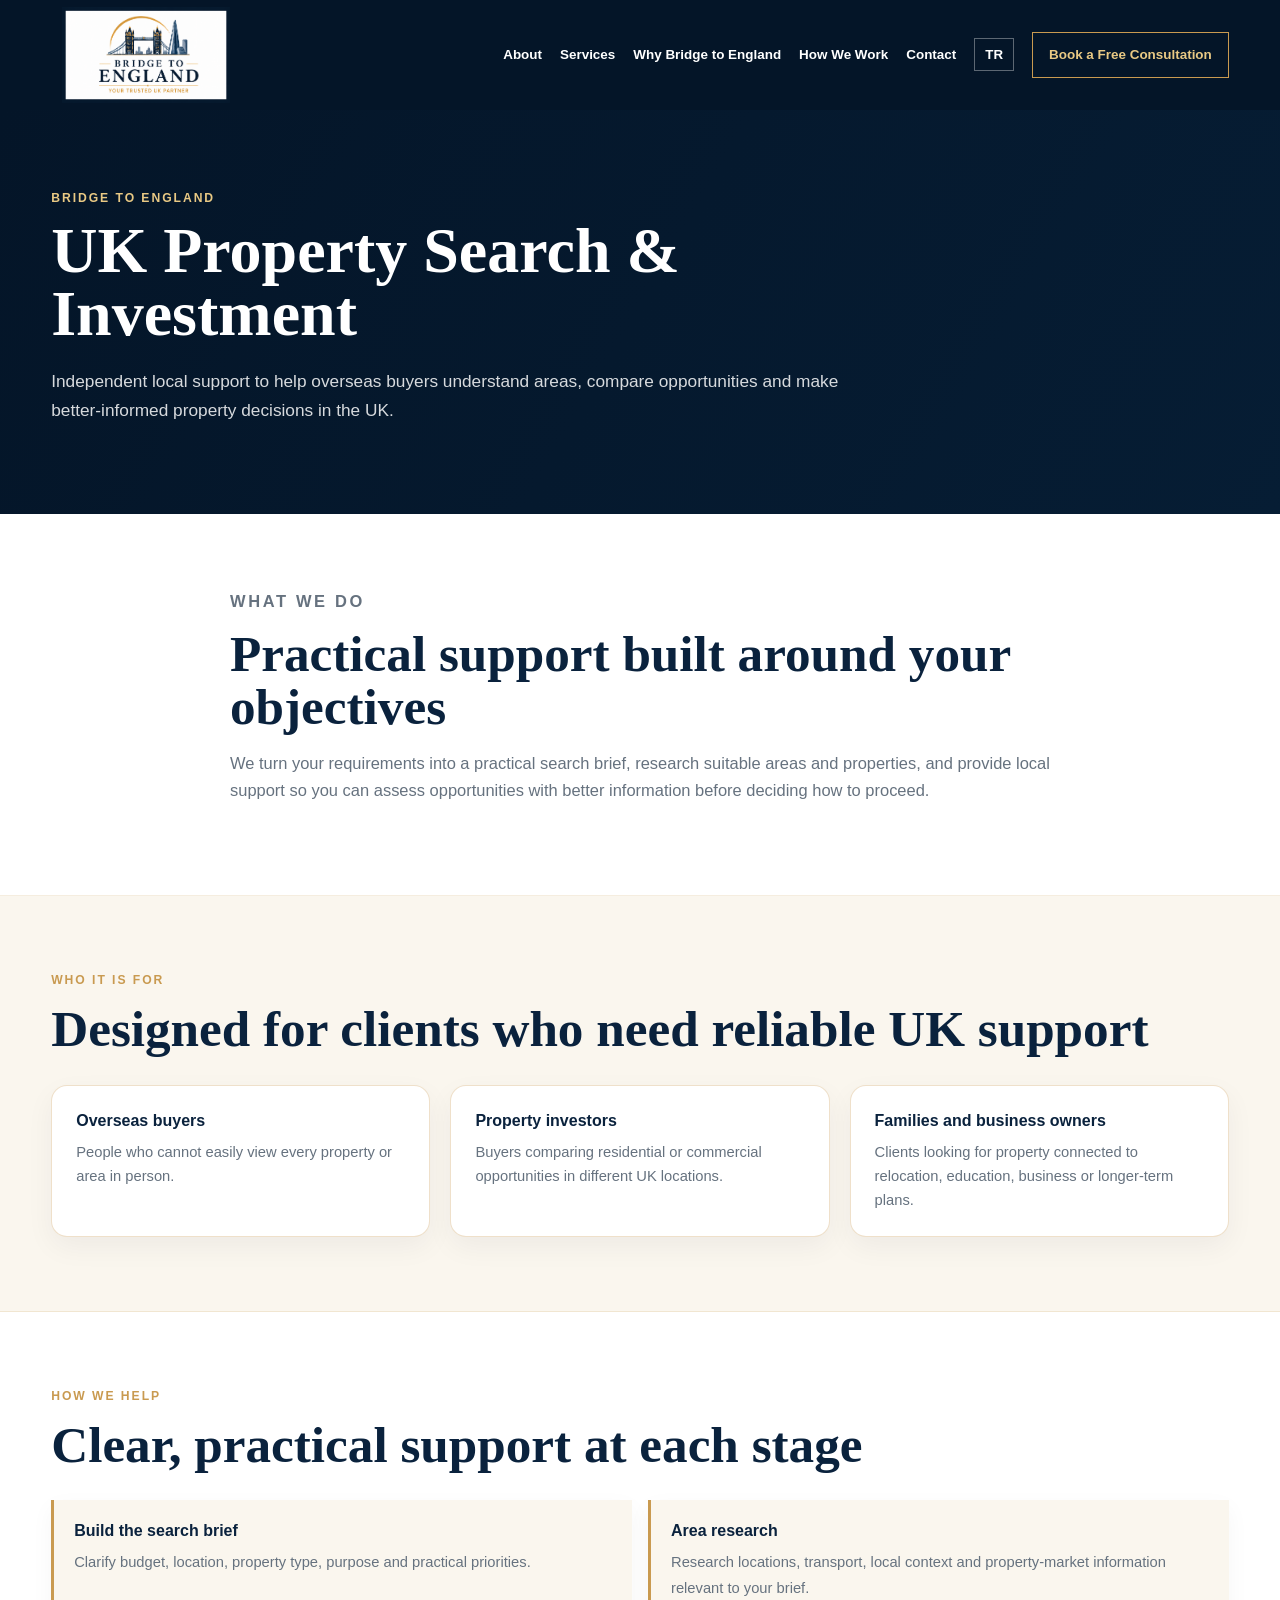
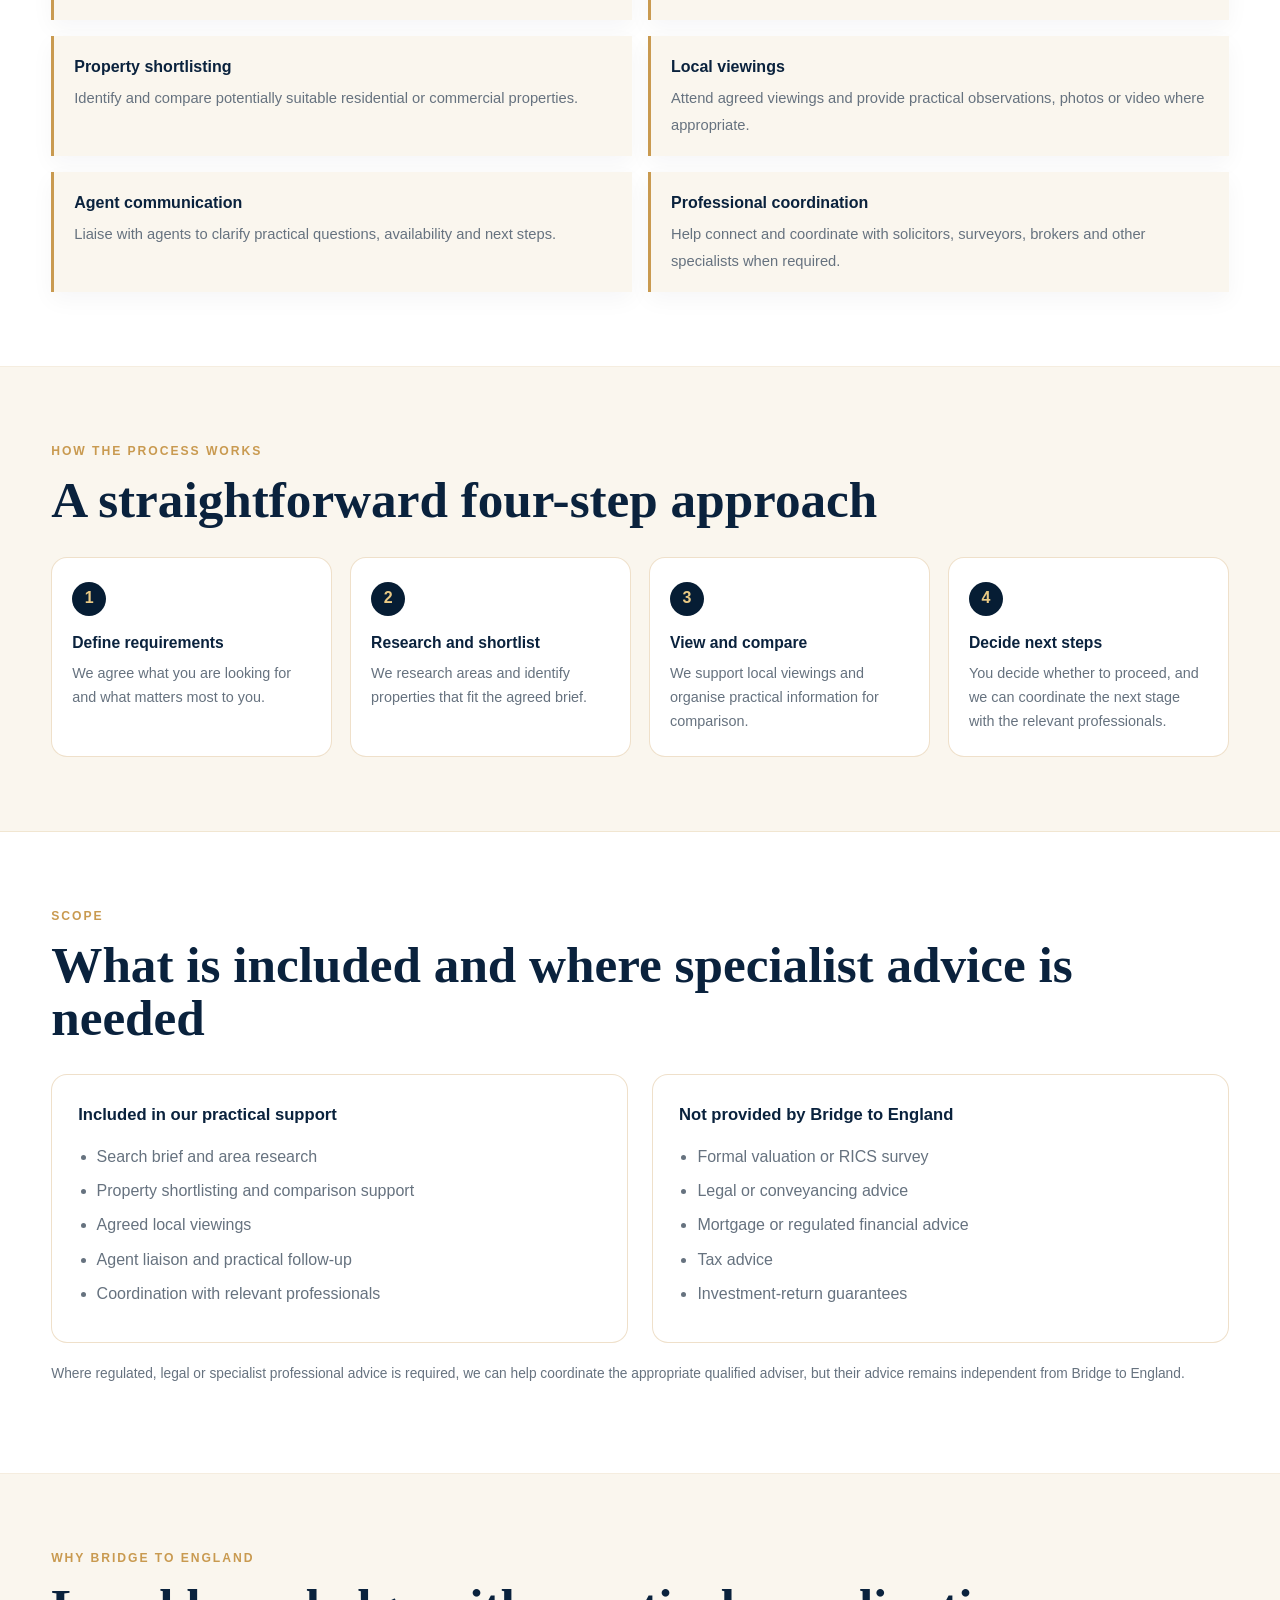
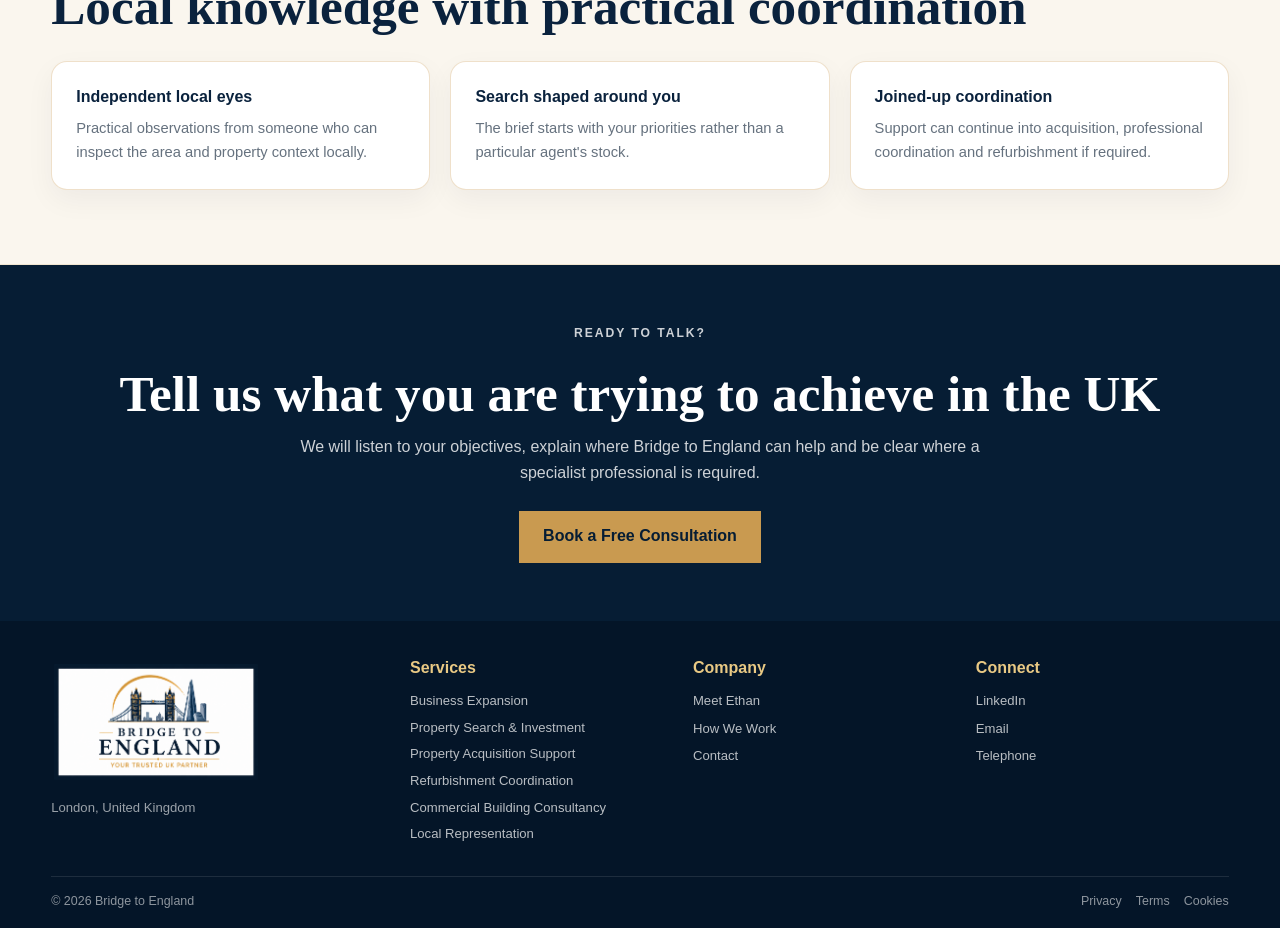
<file: property-search-investment.html>
<!DOCTYPE html>
<html lang="en">
<head>
<meta charset="UTF-8">
<meta name="viewport" content="width=device-width,initial-scale=1">
<title>UK Property Search &amp; Investment | Bridge to England</title>
<meta name="description" content="Independent UK property search, area research, viewing and local coordination for Turkish and overseas buyers seeking residential or commercial property.">
<link rel="canonical" href="https://bridgetoengland.co.uk/property-search-investment.html">
<link rel="icon" href="favicon.png">
<link rel="stylesheet" href="style.css?v=548">
<meta property="og:type" content="website">
<meta property="og:site_name" content="Bridge to England">
<meta property="og:title" content="UK Property Search &amp; Investment | Bridge to England">
<meta property="og:description" content="Independent UK property search, area research, viewing and local coordination for Turkish and overseas buyers seeking residential or commercial property.">
<meta property="og:url" content="https://bridgetoengland.co.uk/property-search-investment.html">
<script type="application/ld+json">{"@context": "https://schema.org", "@type": "Service", "name": "UK Property Search & Investment", "description": "Independent local support to help overseas buyers understand areas, compare opportunities and make better-informed property decisions in the UK.", "provider": {"@type": "Organization", "name": "Bridge to England", "url": "https://bridgetoengland.co.uk/"}, "areaServed": {"@type": "Country", "name": "United Kingdom"}, "url": "https://bridgetoengland.co.uk/property-search-investment.html"}</script>

<style>
/* V5.68 strengthened service pages */
.site-header{position:static!important}
.service-detail-hero{
  padding:78px 0 72px;
  background:linear-gradient(120deg,var(--navy-2),var(--navy));
  color:#fff;
}
.service-detail-hero .eyebrow{color:var(--gold-soft)}
.service-detail-hero h1{
  color:#fff;
  max-width:900px;
  font-size:clamp(2.9rem,5vw,5rem);
}
.service-detail-hero .hero-summary{
  max-width:820px;
  margin-top:22px;
  color:rgba(255,255,255,.84);
  font-size:1.08rem;
}
.service-detail-main{background:#fff}
.service-block{padding:74px 0;border-bottom:1px solid rgba(201,154,80,.18)}
.service-block.alt{background:var(--cream)}
.service-intro{max-width:820px}
.service-intro p{font-size:1.03rem;color:var(--muted)}
.service-cards{
  display:grid;
  grid-template-columns:repeat(3,minmax(0,1fr));
  gap:20px;
  margin-top:30px;
}
.service-card-lite{
  background:#fff;
  border:1px solid var(--line);
  border-radius:16px;
  padding:24px;
  box-shadow:0 10px 28px rgba(6,29,52,.05);
}
.service-block:not(.alt) .service-card-lite{background:var(--cream)}
.service-card-lite h3{
  margin:0 0 8px;
  font-family:Montserrat,Arial,sans-serif;
  font-size:1rem;
  line-height:1.35;
}
.service-card-lite p{margin:0;color:var(--muted);font-size:.92rem}
.help-grid{
  display:grid;
  grid-template-columns:repeat(2,minmax(0,1fr));
  gap:16px;
  margin-top:28px;
}
.help-item{
  border-left:3px solid var(--gold);
  background:#fff;
  padding:18px 20px;
  box-shadow:0 8px 22px rgba(6,29,52,.04);
}
.service-block:not(.alt) .help-item{background:var(--cream)}
.help-item strong{display:block;color:var(--ink);margin-bottom:5px}
.help-item span{color:var(--muted);font-size:.92rem}
.process-grid{
  display:grid;
  grid-template-columns:repeat(4,minmax(0,1fr));
  gap:18px;
  margin-top:30px;
  counter-reset:steps;
}
.process-step{
  position:relative;
  border:1px solid var(--line);
  border-radius:16px;
  padding:24px 20px 22px;
  background:#fff;
}
.process-step:before{
  counter-increment:steps;
  content:counter(steps);
  width:34px;height:34px;
  display:grid;place-items:center;
  border-radius:50%;
  background:var(--navy);
  color:var(--gold-soft);
  font-weight:800;
  margin-bottom:14px;
}
.process-step h3{
  margin:0 0 7px;
  font-family:Montserrat,Arial,sans-serif;
  font-size:.98rem;
}
.process-step p{margin:0;color:var(--muted);font-size:.9rem}
.scope-grid{
  display:grid;
  grid-template-columns:1fr 1fr;
  gap:24px;
  margin-top:30px;
}
.scope-box{
  border:1px solid var(--line);
  border-radius:16px;
  padding:26px;
  background:#fff;
}
.scope-box h3{
  margin:0 0 15px;
  font-family:Montserrat,Arial,sans-serif;
  font-size:1.04rem;
}
.scope-box ul{margin:0;padding-left:1.15rem}
.scope-box li{margin:8px 0;color:var(--muted)}
.why-service-grid{
  display:grid;
  grid-template-columns:repeat(3,minmax(0,1fr));
  gap:20px;
  margin-top:28px;
}
.why-service-grid .service-card-lite{background:#fff}
.service-cta-band{
  padding:58px 0;
  background:var(--navy);
  color:#fff;
  text-align:center;
}
.service-cta-band h2{color:#fff;margin-bottom:14px}
.service-cta-band p{
  max-width:720px;
  margin:0 auto 24px;
  color:rgba(255,255,255,.80)
}
.service-note{
  margin-top:20px;
  color:var(--muted);
  font-size:.86rem;
}
.footer-wordmark{display:inline-flex;flex-direction:column;text-decoration:none;line-height:1.05}
.footer-brand-main{display:block;color:#fff;font-family:"Cormorant Garamond",Georgia,serif;font-size:1.55rem;font-weight:700;letter-spacing:.03em}
.footer-brand-sub{display:block;color:var(--gold);font-size:.62rem;font-weight:800;letter-spacing:.16em;margin-top:7px}
@media(max-width:1050px){
  .service-cards,.why-service-grid{grid-template-columns:1fr 1fr}
  .process-grid{grid-template-columns:1fr 1fr}
  .scope-grid{grid-template-columns:1fr}
}
@media(max-width:650px){
  .service-detail-hero{padding:54px 0 50px}
  .service-block{padding:54px 0}
  .service-cards,.help-grid,.why-service-grid,.process-grid{grid-template-columns:1fr}
}
/* Compact mobile navigation, closed by default */
@media(max-width:1050px){
  .site-header .nav-wrap{position:relative;min-height:86px!important}
  .site-header .menu-toggle{display:block!important}
  .site-header .main-nav{display:none!important}
  .site-header .main-nav.open{
    position:absolute!important;
    top:100%!important;left:0!important;right:0!important;
    z-index:1000!important;
    display:flex!important;
    flex-direction:column!important;
    align-items:stretch!important;
    gap:0!important;
    padding:10px 4% 18px!important;
    background:var(--navy-2)!important;
    border-top:1px solid rgba(201,154,80,.25)!important;
  }
  .site-header .main-nav.open a{
    padding:12px 4px!important;
    border-bottom:1px solid rgba(255,255,255,.08)!important;
  }
  .site-header .main-nav.open .language-toggle{
    margin:12px 0 8px!important;
    min-height:44px!important;
  }
}
</style>


<style id="logo-header-footer-v571">
/* V5.71 - use the supplied Bridge to Britain logo image in header and footer */
.site-header .brand,
.site-header .brand-wordmark{
  flex:0 0 125px !important;
  width:125px !important;
  min-width:125px !important;
  max-width:125px !important;
  display:flex !important;
  align-items:center !important;
  justify-content:flex-start !important;
}

.site-header .brand img.site-logo-image,
.site-header .brand-wordmark img.site-logo-image{
  display:block !important;
  width:112px !important;
  height:auto !important;
  max-height:100px !important;
  object-fit:contain !important;
  background:#fff !important;
  border-radius:4px !important;
}

.site-header .brand-main,
.site-header .brand-sub{
  display:none !important;
}

footer .footer-logo-image{
  display:block !important;
  width:175px !important;
  height:auto !important;
  object-fit:contain !important;
  background:#fff !important;
  border-radius:4px !important;
  margin:0 0 14px !important;
}

footer .footer-brand-main,
footer .footer-brand-sub{
  display:none !important;
}

@media (max-width:980px){
  .site-header .brand,
  .site-header .brand-wordmark{
    flex:0 0 78px !important;
    width:78px !important;
    min-width:78px !important;
    max-width:78px !important;
  }
  .site-header .brand img.site-logo-image,
  .site-header .brand-wordmark img.site-logo-image{
    width:72px !important;
    max-height:66px !important;
  }
}

@media (max-width:700px){
  footer .footer-logo-image{
    width:150px !important;
  }
}
</style>


<style id="logo-polish-v575">
/* V5.75 - larger Bridge to England logo + cleaner header/hero join */

/* Remove the dark divider/line around the header and hero split */
.site-header {
  border-bottom: 0 !important;
  box-shadow: none !important;
}
.hero,
.hero-grid,
.hero-copy,
.hero-media,
.hero-image,
.hero-image-wrap {
  border: 0 !important;
  border-left: 0 !important;
  border-right: 0 !important;
  outline: 0 !important;
  box-shadow: none !important;
}

/* Larger, better-balanced desktop logo */
.site-header .brand,
.site-header .brand-wordmark {
  flex: 0 0 170px !important;
  width: 170px !important;
  min-width: 170px !important;
  max-width: 170px !important;
}

.site-header .brand img.site-logo-image,
.site-header .brand-wordmark img.site-logo-image {
  display: block !important;
  width: 150px !important;
  height: auto !important;
  max-height: 86px !important;
  object-fit: contain !important;
  background: transparent !important;
  border: 0 !important;
  border-radius: 4px !important;
  box-shadow: none !important;
}

/* Keep the header compact and vertically balanced */
@media (min-width: 981px) {
  .site-header .nav-wrap.container {
    min-height: 108px !important;
  }
}

/* Tablet */
@media (max-width: 980px) {
  .site-header .brand,
  .site-header .brand-wordmark {
    flex: 0 0 105px !important;
    width: 105px !important;
    min-width: 105px !important;
    max-width: 105px !important;
  }

  .site-header .brand img.site-logo-image,
  .site-header .brand-wordmark img.site-logo-image {
    width: 96px !important;
    max-height: 66px !important;
  }
}

/* Small phones */
@media (max-width: 560px) {
  .site-header .brand,
  .site-header .brand-wordmark {
    flex: 0 0 88px !important;
    width: 88px !important;
    min-width: 88px !important;
    max-width: 88px !important;
  }

  .site-header .brand img.site-logo-image,
  .site-header .brand-wordmark img.site-logo-image {
    width: 82px !important;
    max-height: 58px !important;
  }
}
</style>


<style id="logo-seam-fix-v576">
/* V5.76 - slightly larger header logo and force-remove the hero seam */

/* Header logo: larger, but still leaves comfortable room for navigation */
@media (min-width: 1280px) {
  .site-header .brand,
  .site-header .brand-wordmark {
    flex: 0 0 200px !important;
    width: 200px !important;
    min-width: 200px !important;
    max-width: 200px !important;
  }

  .site-header .brand img.site-logo-image,
  .site-header .brand-wordmark img.site-logo-image {
    width: 178px !important;
    height: auto !important;
    max-height: 100px !important;
    object-fit: contain !important;
    margin: 0 !important;
  }

  .site-header .nav-wrap.container {
    min-height: 110px !important;
  }
}

/* Medium desktop: keep enough room for the navigation text */
@media (min-width: 981px) and (max-width: 1279px) {
  .site-header .brand,
  .site-header .brand-wordmark {
    flex: 0 0 170px !important;
    width: 170px !important;
    min-width: 170px !important;
    max-width: 170px !important;
  }

  .site-header .brand img.site-logo-image,
  .site-header .brand-wordmark img.site-logo-image {
    width: 150px !important;
    max-height: 86px !important;
  }
}

/* Remove every possible header line */
.site-header,
.site-header .nav-wrap,
.site-header .container {
  border-bottom: 0 !important;
  box-shadow: none !important;
}
.site-header::before,
.site-header::after,
.site-header .nav-wrap::before,
.site-header .nav-wrap::after {
  content: none !important;
  display: none !important;
}

/* Force the hero panels to meet with no black/sub-pixel seam */
.hero,
.hero-grid,
.hero-copy,
.hero-photo {
  border: 0 !important;
  outline: 0 !important;
  box-shadow: none !important;
}

.hero-grid {
  gap: 0 !important;
  column-gap: 0 !important;
  background: #071b31 !important;
  overflow: hidden !important;
}

.hero-copy {
  position: relative !important;
  z-index: 1 !important;
  margin-right: -1px !important;
}

/* Overlap the image very slightly over the join.
   This removes the thin dark line caused by browser sub-pixel rendering. */
.hero-photo {
  position: relative !important;
  z-index: 2 !important;
  overflow: hidden !important;
  margin-left: -3px !important;
  width: calc(100% + 3px) !important;
}

.hero-photo img {
  display: block !important;
  width: 100% !important;
  height: 100% !important;
  border: 0 !important;
  outline: 0 !important;
  margin: 0 !important;
}
</style>


<style id="final-logo-v577">
/* V5.77 - approved Bridge to England logo */
.site-header .brand img.site-logo-image,
.site-header .brand-wordmark img.site-logo-image {
  width: 190px !important;
  max-height: 100px !important;
  height: auto !important;
  object-fit: contain !important;
  background: transparent !important;
  border: 0 !important;
  box-shadow: none !important;
}

@media (min-width: 981px) and (max-width: 1279px) {
  .site-header .brand img.site-logo-image,
  .site-header .brand-wordmark img.site-logo-image {
    width: 165px !important;
    max-height: 90px !important;
  }
}

@media (max-width: 980px) {
  .site-header .brand img.site-logo-image,
  .site-header .brand-wordmark img.site-logo-image {
    width: 110px !important;
    max-height: 70px !important;
  }
}

@media (max-width: 560px) {
  .site-header .brand img.site-logo-image,
  .site-header .brand-wordmark img.site-logo-image {
    width: 92px !important;
    max-height: 62px !important;
  }
}

/* Footer logo uses the same approved image at a comfortable width */
footer .footer-logo-image {
  width: 210px !important;
  height: auto !important;
  max-width: 100% !important;
  object-fit: contain !important;
  background: transparent !important;
  border: 0 !important;
  box-shadow: none !important;
}

/* Keep header and hero joins clean */
.site-header,
.site-header .nav-wrap,
.hero,
.hero-grid,
.hero-copy,
.hero-photo {
  border: 0 !important;
  outline: 0 !important;
  box-shadow: none !important;
}
</style>

</head>
<body>

<header class="site-header">
<div class="container nav-wrap">
<a class="brand brand-wordmark" href="index.html" aria-label="Bridge to England home"><img class="site-logo-image" src="bridge-to-england-logo.png" alt="Bridge to England logo"></a>
<button aria-label="Open navigation" class="menu-toggle"><span></span><span></span><span></span></button>
<nav class="main-nav">
<a data-en="About" data-tr="Hakkımızda" href="index.html#about">About</a>
<a data-en="Services" data-tr="Hizmetler" href="index.html#services">Services</a>
<a data-en="Why Bridge to England" data-tr="Neden Bridge to England" href="index.html#why">Why Bridge to England</a>
<a data-en="How We Work" data-tr="Nasıl Çalışıyoruz" href="index.html#process">How We Work</a>
<a data-en="Contact" data-tr="İletişim" href="index.html#contact">Contact</a>
<button class="language-toggle" type="button">TR</button>
<a class="nav-cta" data-en="Book a Free Consultation" data-tr="Ücretsiz Görüşme Ayarla" href="index.html#contact">Book a Free Consultation</a>
</nav>
</div>
</header>

<section class="service-detail-hero">
<div class="container">
<p class="eyebrow" data-en="Bridge to England" data-tr="Bridge to England">Bridge to England</p>
<h1 data-en="UK Property Search &amp; Investment" data-tr="Birleşik Krallık’ta Gayrimenkul Arama ve Yatırım">UK Property Search &amp; Investment</h1>
<p class="hero-summary" data-en="Independent local support to help overseas buyers understand areas, compare opportunities and make better-informed property decisions in the UK." data-tr="Yurt dışındaki alıcıların bölgeleri anlamasına, fırsatları karşılaştırmasına ve Birleşik Krallık’ta daha bilinçli gayrimenkul kararları vermesine yardımcı olan bağımsız yerel destek.">Independent local support to help overseas buyers understand areas, compare opportunities and make better-informed property decisions in the UK.</p>
</div>
</section>

<main class="service-detail-main">
<section class="service-block">
<div class="container service-intro">
<p class="section-label" data-en="What We Do" data-tr="Ne Yapıyoruz">What We Do</p>
<h2 data-en="Practical support built around your objectives" data-tr="Hedeflerinize göre şekillenen pratik destek">Practical support built around your objectives</h2>
<p data-en="We turn your requirements into a practical search brief, research suitable areas and properties, and provide local support so you can assess opportunities with better information before deciding how to proceed." data-tr="İhtiyaçlarınızı pratik bir arama kriterine dönüştürür, uygun bölge ve gayrimenkulleri araştırır ve nasıl ilerleyeceğinize karar vermeden önce fırsatları daha iyi bilgilerle değerlendirmeniz için yerel destek sağlarız.">We turn your requirements into a practical search brief, research suitable areas and properties, and provide local support so you can assess opportunities with better information before deciding how to proceed.</p>
</div>
</section>

<section class="service-block alt">
<div class="container">
<p class="section-label" data-en="Who It Is For" data-tr="Kimler İçin">Who It Is For</p>
<h2 data-en="Designed for clients who need reliable UK support" data-tr="Güvenilir Birleşik Krallık desteğine ihtiyaç duyan müşteriler için">Designed for clients who need reliable UK support</h2>
<div class="service-cards"><article class="service-card-lite"><h3 data-en="Overseas buyers" data-tr="Yurt dışındaki alıcılar">Overseas buyers</h3><p data-en="People who cannot easily view every property or area in person." data-tr="Her gayrimenkulü veya bölgeyi kolayca yerinde göremeyen kişiler.">People who cannot easily view every property or area in person.</p></article>
<article class="service-card-lite"><h3 data-en="Property investors" data-tr="Gayrimenkul yatırımcıları">Property investors</h3><p data-en="Buyers comparing residential or commercial opportunities in different UK locations." data-tr="Farklı Birleşik Krallık bölgelerindeki konut veya ticari fırsatları karşılaştıran alıcılar.">Buyers comparing residential or commercial opportunities in different UK locations.</p></article>
<article class="service-card-lite"><h3 data-en="Families and business owners" data-tr="Aileler ve işletme sahipleri">Families and business owners</h3><p data-en="Clients looking for property connected to relocation, education, business or longer-term plans." data-tr="Taşınma, eğitim, iş veya uzun vadeli planlarla bağlantılı gayrimenkul arayan müşteriler.">Clients looking for property connected to relocation, education, business or longer-term plans.</p></article></div>
</div>
</section>

<section class="service-block">
<div class="container">
<p class="section-label" data-en="How We Help" data-tr="Nasıl Yardımcı Oluyoruz">How We Help</p>
<h2 data-en="Clear, practical support at each stage" data-tr="Her aşamada açık ve pratik destek">Clear, practical support at each stage</h2>
<div class="help-grid"><div class="help-item"><strong data-en="Build the search brief" data-tr="Arama kriterini oluşturma">Build the search brief</strong><span data-en="Clarify budget, location, property type, purpose and practical priorities." data-tr="Bütçe, bölge, gayrimenkul türü, amaç ve pratik öncelikleri netleştiririz.">Clarify budget, location, property type, purpose and practical priorities.</span></div>
<div class="help-item"><strong data-en="Area research" data-tr="Bölge araştırması">Area research</strong><span data-en="Research locations, transport, local context and property-market information relevant to your brief." data-tr="Arama kriterinize uygun bölgeler, ulaşım, yerel koşullar ve gayrimenkul piyasası bilgilerini araştırırız.">Research locations, transport, local context and property-market information relevant to your brief.</span></div>
<div class="help-item"><strong data-en="Property shortlisting" data-tr="Gayrimenkul kısa listesi">Property shortlisting</strong><span data-en="Identify and compare potentially suitable residential or commercial properties." data-tr="Uygun olabilecek konut veya ticari gayrimenkulleri belirler ve karşılaştırırız.">Identify and compare potentially suitable residential or commercial properties.</span></div>
<div class="help-item"><strong data-en="Local viewings" data-tr="Yerel görüntülemeler">Local viewings</strong><span data-en="Attend agreed viewings and provide practical observations, photos or video where appropriate." data-tr="Kararlaştırılan görüntülemelere katılır, uygun olduğunda pratik gözlemler, fotoğraf veya video sağlarız.">Attend agreed viewings and provide practical observations, photos or video where appropriate.</span></div>
<div class="help-item"><strong data-en="Agent communication" data-tr="Emlakçı iletişimi">Agent communication</strong><span data-en="Liaise with agents to clarify practical questions, availability and next steps." data-tr="Pratik soruları, uygunluğu ve sonraki adımları netleştirmek için emlakçılarla iletişim kurarız.">Liaise with agents to clarify practical questions, availability and next steps.</span></div>
<div class="help-item"><strong data-en="Professional coordination" data-tr="Profesyonel koordinasyon">Professional coordination</strong><span data-en="Help connect and coordinate with solicitors, surveyors, brokers and other specialists when required." data-tr="Gerektiğinde avukatlar, eksperler, brokerlar ve diğer uzmanlarla bağlantı ve koordinasyona yardımcı oluruz.">Help connect and coordinate with solicitors, surveyors, brokers and other specialists when required.</span></div></div>
</div>
</section>

<section class="service-block alt">
<div class="container">
<p class="section-label" data-en="How The Process Works" data-tr="Süreç Nasıl İşliyor">How The Process Works</p>
<h2 data-en="A straightforward four-step approach" data-tr="Dört adımlı basit bir yaklaşım">A straightforward four-step approach</h2>
<div class="process-grid"><article class="process-step"><h3 data-en="Define requirements" data-tr="İhtiyaçları belirleme">Define requirements</h3><p data-en="We agree what you are looking for and what matters most to you." data-tr="Ne aradığınızı ve sizin için en önemli unsurları belirleriz.">We agree what you are looking for and what matters most to you.</p></article>
<article class="process-step"><h3 data-en="Research and shortlist" data-tr="Araştırma ve kısa liste">Research and shortlist</h3><p data-en="We research areas and identify properties that fit the agreed brief." data-tr="Bölgeleri araştırır ve kararlaştırılan kriterlere uyan gayrimenkulleri belirleriz.">We research areas and identify properties that fit the agreed brief.</p></article>
<article class="process-step"><h3 data-en="View and compare" data-tr="Görüntüleme ve karşılaştırma">View and compare</h3><p data-en="We support local viewings and organise practical information for comparison." data-tr="Yerel görüntülemelere destek olur ve karşılaştırma için pratik bilgileri düzenleriz.">We support local viewings and organise practical information for comparison.</p></article>
<article class="process-step"><h3 data-en="Decide next steps" data-tr="Sonraki adıma karar verme">Decide next steps</h3><p data-en="You decide whether to proceed, and we can coordinate the next stage with the relevant professionals." data-tr="İlerleyip ilerlemeyeceğinize siz karar verirsiniz, ardından ilgili profesyonellerle sonraki aşamayı koordine edebiliriz.">You decide whether to proceed, and we can coordinate the next stage with the relevant professionals.</p></article></div>
</div>
</section>

<section class="service-block">
<div class="container">
<p class="section-label" data-en="Scope" data-tr="Kapsam">Scope</p>
<h2 data-en="What is included and where specialist advice is needed" data-tr="Nelerin dahil olduğu ve ne zaman uzman desteği gerektiği">What is included and where specialist advice is needed</h2>
<div class="scope-grid">
<div class="scope-box">
<h3 data-en="Included in our practical support" data-tr="Pratik desteğimize dahil">Included in our practical support</h3>
<ul><li data-en="Search brief and area research" data-tr="Arama kriteri ve bölge araştırması">Search brief and area research</li>
<li data-en="Property shortlisting and comparison support" data-tr="Gayrimenkul kısa listesi ve karşılaştırma desteği">Property shortlisting and comparison support</li>
<li data-en="Agreed local viewings" data-tr="Kararlaştırılan yerel görüntülemeler">Agreed local viewings</li>
<li data-en="Agent liaison and practical follow-up" data-tr="Emlakçı iletişimi ve pratik takip">Agent liaison and practical follow-up</li>
<li data-en="Coordination with relevant professionals" data-tr="İlgili profesyonellerle koordinasyon">Coordination with relevant professionals</li></ul>
</div>
<div class="scope-box">
<h3 data-en="Not provided by Bridge to England" data-tr="Bridge to England tarafından sunulmayanlar">Not provided by Bridge to England</h3>
<ul><li data-en="Formal valuation or RICS survey" data-tr="Resmi değerleme veya RICS eksper raporu">Formal valuation or RICS survey</li>
<li data-en="Legal or conveyancing advice" data-tr="Hukuki veya tapu devri danışmanlığı">Legal or conveyancing advice</li>
<li data-en="Mortgage or regulated financial advice" data-tr="Mortgage veya düzenlemeye tabi finansal danışmanlık">Mortgage or regulated financial advice</li>
<li data-en="Tax advice" data-tr="Vergi danışmanlığı">Tax advice</li>
<li data-en="Investment-return guarantees" data-tr="Yatırım getirisi garantisi">Investment-return guarantees</li></ul>
</div>
</div>
<p class="service-note" data-en="Where regulated, legal or specialist professional advice is required, we can help coordinate the appropriate qualified adviser, but their advice remains independent from Bridge to England." data-tr="Düzenlemeye tabi, hukuki veya uzman profesyonel görüş gerektiğinde uygun yetkili danışmanın koordinasyonuna yardımcı olabiliriz, ancak bu danışmanın görüşü Bridge to England’dan bağımsızdır.">Where regulated, legal or specialist professional advice is required, we can help coordinate the appropriate qualified adviser, but their advice remains independent from Bridge to England.</p>
</div>
</section>

<section class="service-block alt">
<div class="container">
<p class="section-label" data-en="Why Bridge to England" data-tr="Neden Bridge to England">Why Bridge to England</p>
<h2 data-en="Local knowledge with practical coordination" data-tr="Yerel bilgi ve pratik koordinasyon">Local knowledge with practical coordination</h2>
<div class="why-service-grid"><article class="service-card-lite"><h3 data-en="Independent local eyes" data-tr="Bağımsız yerel göz">Independent local eyes</h3><p data-en="Practical observations from someone who can inspect the area and property context locally." data-tr="Bölgeyi ve gayrimenkulün çevresini yerinde değerlendirebilen kişiden pratik gözlemler.">Practical observations from someone who can inspect the area and property context locally.</p></article>
<article class="service-card-lite"><h3 data-en="Search shaped around you" data-tr="Size göre şekillenen arama">Search shaped around you</h3><p data-en="The brief starts with your priorities rather than a particular agent&#x27;s stock." data-tr="Arama, belirli bir emlakçının portföyünden değil sizin önceliklerinizden başlar.">The brief starts with your priorities rather than a particular agent&#x27;s stock.</p></article>
<article class="service-card-lite"><h3 data-en="Joined-up coordination" data-tr="Bütünleşik koordinasyon">Joined-up coordination</h3><p data-en="Support can continue into acquisition, professional coordination and refurbishment if required." data-tr="Gerekirse destek satın alma, profesyonel koordinasyon ve tadilat aşamalarına devam edebilir.">Support can continue into acquisition, professional coordination and refurbishment if required.</p></article></div>
</div>
</section>
</main>

<section class="service-cta-band">
<div class="container">
<p class="eyebrow" data-en="Ready to talk?" data-tr="Görüşmeye hazır mısınız?">Ready to talk?</p>
<h2 data-en="Tell us what you are trying to achieve in the UK" data-tr="Birleşik Krallık’ta neyi başarmak istediğinizi anlatın">Tell us what you are trying to achieve in the UK</h2>
<p data-en="We will listen to your objectives, explain where Bridge to England can help and be clear where a specialist professional is required." data-tr="Hedeflerinizi dinler, Bridge to England’ın nerede yardımcı olabileceğini açıklar ve uzman bir profesyonelin gerektiği durumları net şekilde belirtiriz.">We will listen to your objectives, explain where Bridge to England can help and be clear where a specialist professional is required.</p>
<a class="button gold" data-en="Book a Free Consultation" data-tr="Ücretsiz Görüşme Ayarla" href="index.html#contact">Book a Free Consultation</a>
</div>
</section>

<footer>
<div class="container footer-grid">
<div class="footer-brand">
<a class="footer-wordmark" href="index.html"><img class="footer-logo-image" src="bridge-to-england-logo.png" alt="Bridge to England logo"></a>
<p>London, United Kingdom</p>
</div>
<div>
<strong data-en="Services" data-tr="Hizmetler">Services</strong>
<a href="business-expansion.html">Business Expansion</a>
<a href="property-search-investment.html">Property Search &amp; Investment</a>
<a href="property-acquisition.html">Property Acquisition Support</a>
<a href="refurbishment-coordination.html">Refurbishment Coordination</a>
<a href="commercial-building-consultancy.html">Commercial Building Consultancy</a>
<a href="local-representation.html">Local Representation</a>
</div>
<div>
<strong data-en="Company" data-tr="Şirket">Company</strong>
<a data-en="Meet Ethan" data-tr="Ethan ile Tanışın" href="index.html#about">Meet Ethan</a>
<a data-en="How We Work" data-tr="Nasıl Çalışıyoruz" href="index.html#process">How We Work</a>
<a data-en="Contact" data-tr="İletişim" href="index.html#contact">Contact</a>
</div>
<div>
<strong data-en="Connect" data-tr="İletişim">Connect</strong>
<a href="https://www.linkedin.com/in/ethan-erman-bahadir-b81787232/" target="_blank" rel="noopener">LinkedIn</a>
<a href="mailto:info@bridgetoengland.co.uk">Email</a>
<a href="tel:+447776251109">Telephone</a>
</div>
</div>
<div class="container footer-bottom">
<span>© 2026 Bridge to England</span>
<div><a href="privacy.html">Privacy</a><a href="terms.html">Terms</a><a href="cookies.html">Cookies</a></div>
</div>
</footer>
<script src="script.js?v=548"></script>

</body>
</html>
</file>
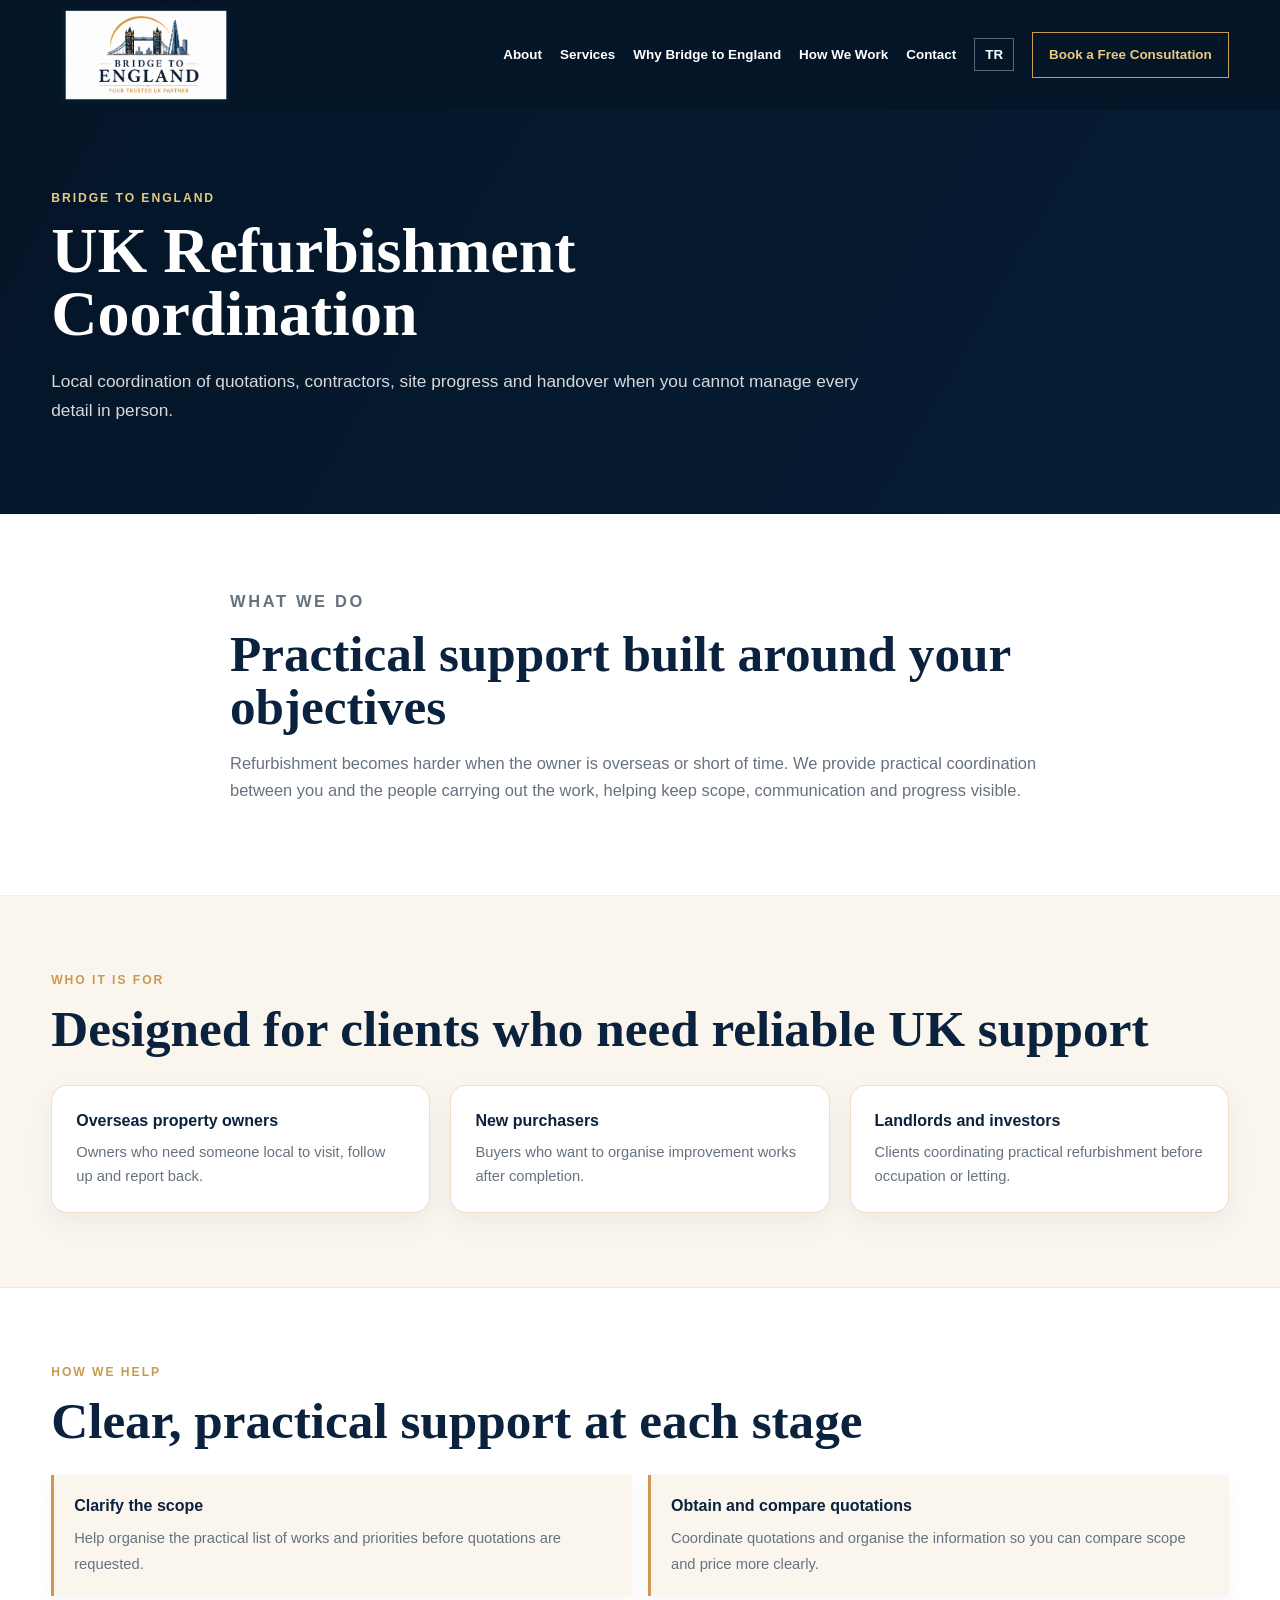
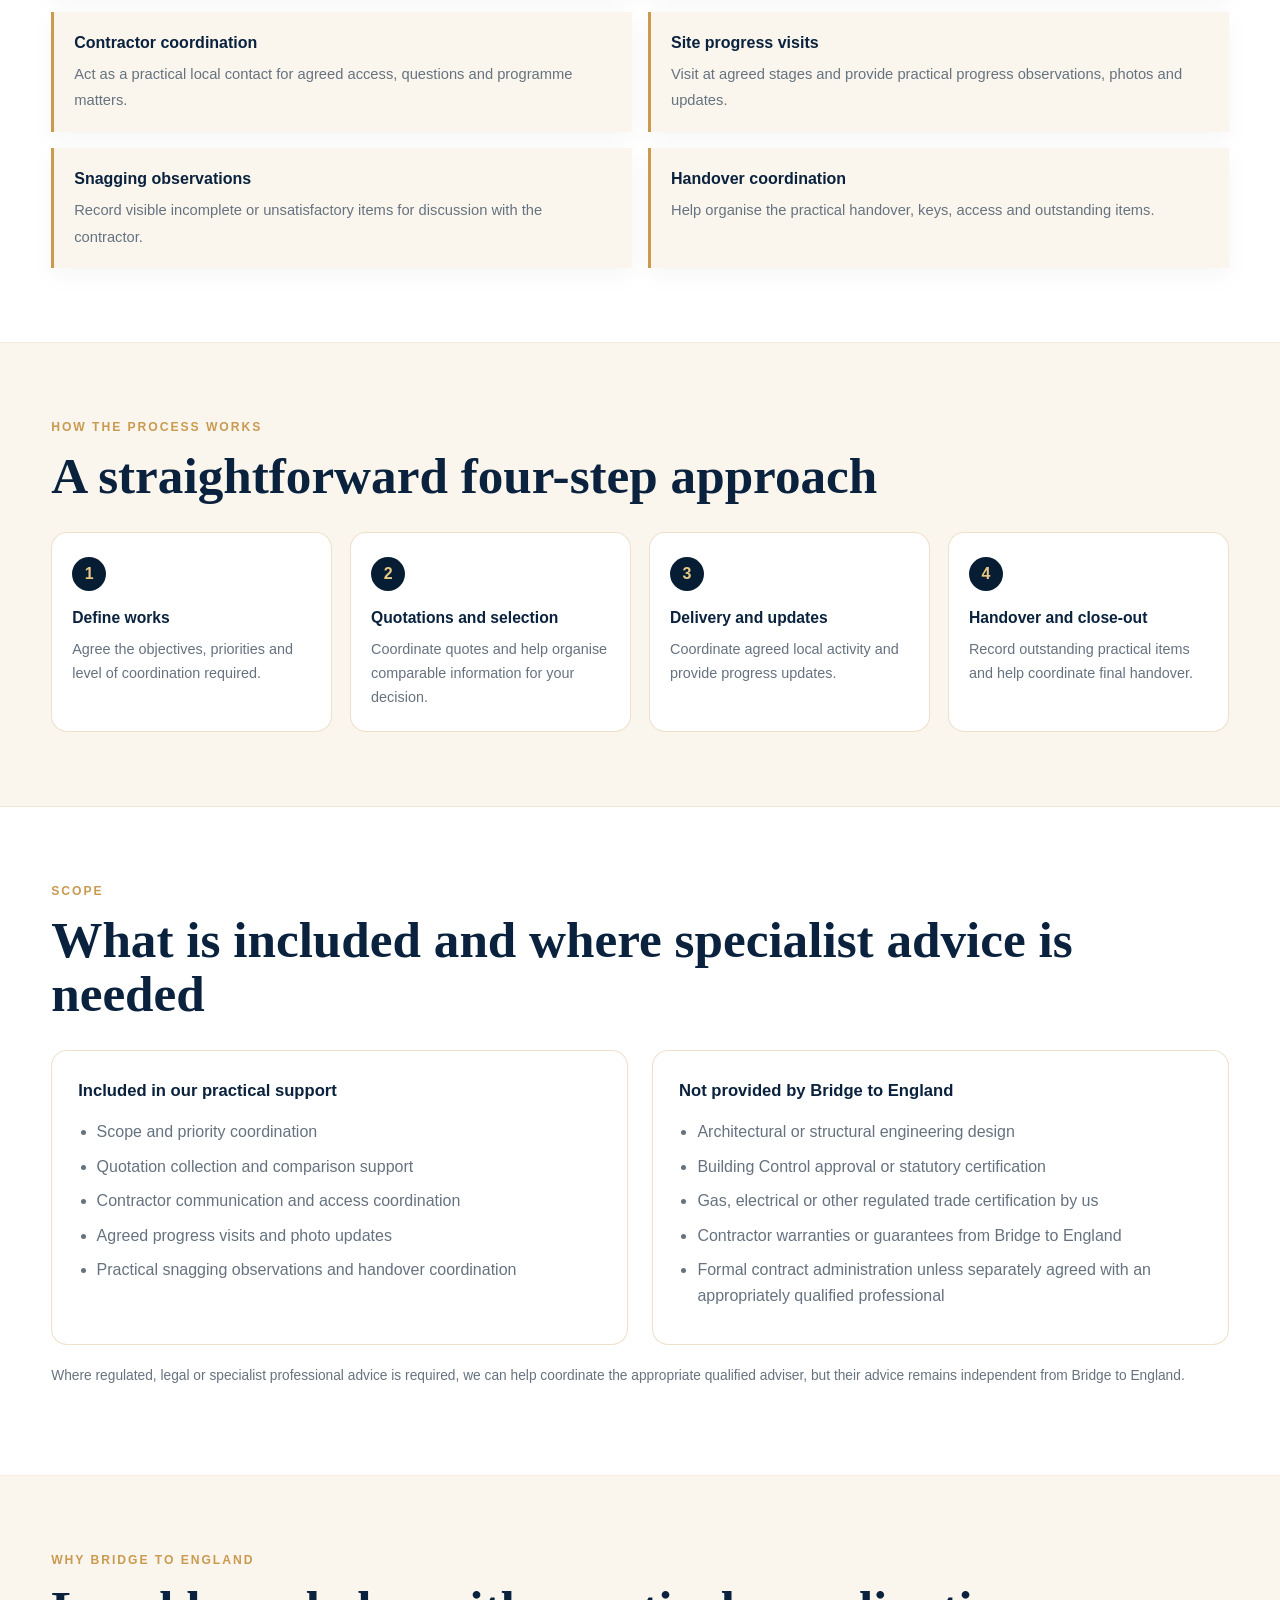
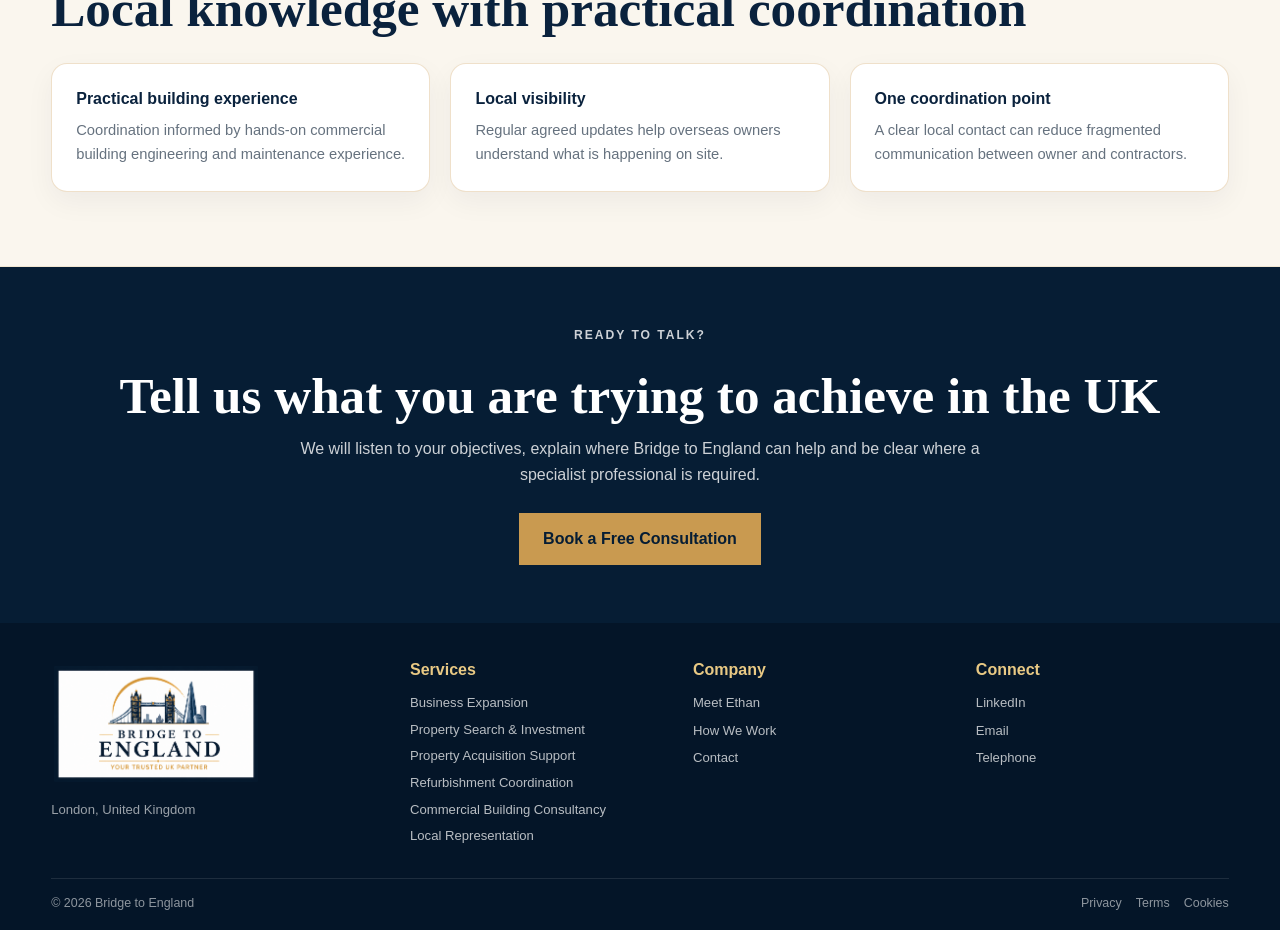
<file: refurbishment-coordination.html>
<!DOCTYPE html>
<html lang="en">
<head>
<meta charset="UTF-8">
<meta name="viewport" content="width=device-width,initial-scale=1">
<title>UK Refurbishment Coordination | Bridge to England</title>
<meta name="description" content="London-based refurbishment coordination for overseas property owners, including quotations, contractors, site visits, progress updates and handover support.">
<link rel="canonical" href="https://bridgetoengland.co.uk/refurbishment-coordination.html">
<link rel="icon" href="favicon.png">
<link rel="stylesheet" href="style.css?v=548">
<meta property="og:type" content="website">
<meta property="og:site_name" content="Bridge to England">
<meta property="og:title" content="UK Refurbishment Coordination | Bridge to England">
<meta property="og:description" content="London-based refurbishment coordination for overseas property owners, including quotations, contractors, site visits, progress updates and handover support.">
<meta property="og:url" content="https://bridgetoengland.co.uk/refurbishment-coordination.html">
<script type="application/ld+json">{"@context": "https://schema.org", "@type": "Service", "name": "UK Refurbishment Coordination", "description": "Local coordination of quotations, contractors, site progress and handover when you cannot manage every detail in person.", "provider": {"@type": "Organization", "name": "Bridge to England", "url": "https://bridgetoengland.co.uk/"}, "areaServed": {"@type": "Country", "name": "United Kingdom"}, "url": "https://bridgetoengland.co.uk/refurbishment-coordination.html"}</script>

<style>
/* V5.68 strengthened service pages */
.site-header{position:static!important}
.service-detail-hero{
  padding:78px 0 72px;
  background:linear-gradient(120deg,var(--navy-2),var(--navy));
  color:#fff;
}
.service-detail-hero .eyebrow{color:var(--gold-soft)}
.service-detail-hero h1{
  color:#fff;
  max-width:900px;
  font-size:clamp(2.9rem,5vw,5rem);
}
.service-detail-hero .hero-summary{
  max-width:820px;
  margin-top:22px;
  color:rgba(255,255,255,.84);
  font-size:1.08rem;
}
.service-detail-main{background:#fff}
.service-block{padding:74px 0;border-bottom:1px solid rgba(201,154,80,.18)}
.service-block.alt{background:var(--cream)}
.service-intro{max-width:820px}
.service-intro p{font-size:1.03rem;color:var(--muted)}
.service-cards{
  display:grid;
  grid-template-columns:repeat(3,minmax(0,1fr));
  gap:20px;
  margin-top:30px;
}
.service-card-lite{
  background:#fff;
  border:1px solid var(--line);
  border-radius:16px;
  padding:24px;
  box-shadow:0 10px 28px rgba(6,29,52,.05);
}
.service-block:not(.alt) .service-card-lite{background:var(--cream)}
.service-card-lite h3{
  margin:0 0 8px;
  font-family:Montserrat,Arial,sans-serif;
  font-size:1rem;
  line-height:1.35;
}
.service-card-lite p{margin:0;color:var(--muted);font-size:.92rem}
.help-grid{
  display:grid;
  grid-template-columns:repeat(2,minmax(0,1fr));
  gap:16px;
  margin-top:28px;
}
.help-item{
  border-left:3px solid var(--gold);
  background:#fff;
  padding:18px 20px;
  box-shadow:0 8px 22px rgba(6,29,52,.04);
}
.service-block:not(.alt) .help-item{background:var(--cream)}
.help-item strong{display:block;color:var(--ink);margin-bottom:5px}
.help-item span{color:var(--muted);font-size:.92rem}
.process-grid{
  display:grid;
  grid-template-columns:repeat(4,minmax(0,1fr));
  gap:18px;
  margin-top:30px;
  counter-reset:steps;
}
.process-step{
  position:relative;
  border:1px solid var(--line);
  border-radius:16px;
  padding:24px 20px 22px;
  background:#fff;
}
.process-step:before{
  counter-increment:steps;
  content:counter(steps);
  width:34px;height:34px;
  display:grid;place-items:center;
  border-radius:50%;
  background:var(--navy);
  color:var(--gold-soft);
  font-weight:800;
  margin-bottom:14px;
}
.process-step h3{
  margin:0 0 7px;
  font-family:Montserrat,Arial,sans-serif;
  font-size:.98rem;
}
.process-step p{margin:0;color:var(--muted);font-size:.9rem}
.scope-grid{
  display:grid;
  grid-template-columns:1fr 1fr;
  gap:24px;
  margin-top:30px;
}
.scope-box{
  border:1px solid var(--line);
  border-radius:16px;
  padding:26px;
  background:#fff;
}
.scope-box h3{
  margin:0 0 15px;
  font-family:Montserrat,Arial,sans-serif;
  font-size:1.04rem;
}
.scope-box ul{margin:0;padding-left:1.15rem}
.scope-box li{margin:8px 0;color:var(--muted)}
.why-service-grid{
  display:grid;
  grid-template-columns:repeat(3,minmax(0,1fr));
  gap:20px;
  margin-top:28px;
}
.why-service-grid .service-card-lite{background:#fff}
.service-cta-band{
  padding:58px 0;
  background:var(--navy);
  color:#fff;
  text-align:center;
}
.service-cta-band h2{color:#fff;margin-bottom:14px}
.service-cta-band p{
  max-width:720px;
  margin:0 auto 24px;
  color:rgba(255,255,255,.80)
}
.service-note{
  margin-top:20px;
  color:var(--muted);
  font-size:.86rem;
}
.footer-wordmark{display:inline-flex;flex-direction:column;text-decoration:none;line-height:1.05}
.footer-brand-main{display:block;color:#fff;font-family:"Cormorant Garamond",Georgia,serif;font-size:1.55rem;font-weight:700;letter-spacing:.03em}
.footer-brand-sub{display:block;color:var(--gold);font-size:.62rem;font-weight:800;letter-spacing:.16em;margin-top:7px}
@media(max-width:1050px){
  .service-cards,.why-service-grid{grid-template-columns:1fr 1fr}
  .process-grid{grid-template-columns:1fr 1fr}
  .scope-grid{grid-template-columns:1fr}
}
@media(max-width:650px){
  .service-detail-hero{padding:54px 0 50px}
  .service-block{padding:54px 0}
  .service-cards,.help-grid,.why-service-grid,.process-grid{grid-template-columns:1fr}
}
/* Compact mobile navigation, closed by default */
@media(max-width:1050px){
  .site-header .nav-wrap{position:relative;min-height:86px!important}
  .site-header .menu-toggle{display:block!important}
  .site-header .main-nav{display:none!important}
  .site-header .main-nav.open{
    position:absolute!important;
    top:100%!important;left:0!important;right:0!important;
    z-index:1000!important;
    display:flex!important;
    flex-direction:column!important;
    align-items:stretch!important;
    gap:0!important;
    padding:10px 4% 18px!important;
    background:var(--navy-2)!important;
    border-top:1px solid rgba(201,154,80,.25)!important;
  }
  .site-header .main-nav.open a{
    padding:12px 4px!important;
    border-bottom:1px solid rgba(255,255,255,.08)!important;
  }
  .site-header .main-nav.open .language-toggle{
    margin:12px 0 8px!important;
    min-height:44px!important;
  }
}
</style>


<style id="logo-header-footer-v571">
/* V5.71 - use the supplied Bridge to Britain logo image in header and footer */
.site-header .brand,
.site-header .brand-wordmark{
  flex:0 0 125px !important;
  width:125px !important;
  min-width:125px !important;
  max-width:125px !important;
  display:flex !important;
  align-items:center !important;
  justify-content:flex-start !important;
}

.site-header .brand img.site-logo-image,
.site-header .brand-wordmark img.site-logo-image{
  display:block !important;
  width:112px !important;
  height:auto !important;
  max-height:100px !important;
  object-fit:contain !important;
  background:#fff !important;
  border-radius:4px !important;
}

.site-header .brand-main,
.site-header .brand-sub{
  display:none !important;
}

footer .footer-logo-image{
  display:block !important;
  width:175px !important;
  height:auto !important;
  object-fit:contain !important;
  background:#fff !important;
  border-radius:4px !important;
  margin:0 0 14px !important;
}

footer .footer-brand-main,
footer .footer-brand-sub{
  display:none !important;
}

@media (max-width:980px){
  .site-header .brand,
  .site-header .brand-wordmark{
    flex:0 0 78px !important;
    width:78px !important;
    min-width:78px !important;
    max-width:78px !important;
  }
  .site-header .brand img.site-logo-image,
  .site-header .brand-wordmark img.site-logo-image{
    width:72px !important;
    max-height:66px !important;
  }
}

@media (max-width:700px){
  footer .footer-logo-image{
    width:150px !important;
  }
}
</style>


<style id="logo-polish-v575">
/* V5.75 - larger Bridge to England logo + cleaner header/hero join */

/* Remove the dark divider/line around the header and hero split */
.site-header {
  border-bottom: 0 !important;
  box-shadow: none !important;
}
.hero,
.hero-grid,
.hero-copy,
.hero-media,
.hero-image,
.hero-image-wrap {
  border: 0 !important;
  border-left: 0 !important;
  border-right: 0 !important;
  outline: 0 !important;
  box-shadow: none !important;
}

/* Larger, better-balanced desktop logo */
.site-header .brand,
.site-header .brand-wordmark {
  flex: 0 0 170px !important;
  width: 170px !important;
  min-width: 170px !important;
  max-width: 170px !important;
}

.site-header .brand img.site-logo-image,
.site-header .brand-wordmark img.site-logo-image {
  display: block !important;
  width: 150px !important;
  height: auto !important;
  max-height: 86px !important;
  object-fit: contain !important;
  background: transparent !important;
  border: 0 !important;
  border-radius: 4px !important;
  box-shadow: none !important;
}

/* Keep the header compact and vertically balanced */
@media (min-width: 981px) {
  .site-header .nav-wrap.container {
    min-height: 108px !important;
  }
}

/* Tablet */
@media (max-width: 980px) {
  .site-header .brand,
  .site-header .brand-wordmark {
    flex: 0 0 105px !important;
    width: 105px !important;
    min-width: 105px !important;
    max-width: 105px !important;
  }

  .site-header .brand img.site-logo-image,
  .site-header .brand-wordmark img.site-logo-image {
    width: 96px !important;
    max-height: 66px !important;
  }
}

/* Small phones */
@media (max-width: 560px) {
  .site-header .brand,
  .site-header .brand-wordmark {
    flex: 0 0 88px !important;
    width: 88px !important;
    min-width: 88px !important;
    max-width: 88px !important;
  }

  .site-header .brand img.site-logo-image,
  .site-header .brand-wordmark img.site-logo-image {
    width: 82px !important;
    max-height: 58px !important;
  }
}
</style>


<style id="logo-seam-fix-v576">
/* V5.76 - slightly larger header logo and force-remove the hero seam */

/* Header logo: larger, but still leaves comfortable room for navigation */
@media (min-width: 1280px) {
  .site-header .brand,
  .site-header .brand-wordmark {
    flex: 0 0 200px !important;
    width: 200px !important;
    min-width: 200px !important;
    max-width: 200px !important;
  }

  .site-header .brand img.site-logo-image,
  .site-header .brand-wordmark img.site-logo-image {
    width: 178px !important;
    height: auto !important;
    max-height: 100px !important;
    object-fit: contain !important;
    margin: 0 !important;
  }

  .site-header .nav-wrap.container {
    min-height: 110px !important;
  }
}

/* Medium desktop: keep enough room for the navigation text */
@media (min-width: 981px) and (max-width: 1279px) {
  .site-header .brand,
  .site-header .brand-wordmark {
    flex: 0 0 170px !important;
    width: 170px !important;
    min-width: 170px !important;
    max-width: 170px !important;
  }

  .site-header .brand img.site-logo-image,
  .site-header .brand-wordmark img.site-logo-image {
    width: 150px !important;
    max-height: 86px !important;
  }
}

/* Remove every possible header line */
.site-header,
.site-header .nav-wrap,
.site-header .container {
  border-bottom: 0 !important;
  box-shadow: none !important;
}
.site-header::before,
.site-header::after,
.site-header .nav-wrap::before,
.site-header .nav-wrap::after {
  content: none !important;
  display: none !important;
}

/* Force the hero panels to meet with no black/sub-pixel seam */
.hero,
.hero-grid,
.hero-copy,
.hero-photo {
  border: 0 !important;
  outline: 0 !important;
  box-shadow: none !important;
}

.hero-grid {
  gap: 0 !important;
  column-gap: 0 !important;
  background: #071b31 !important;
  overflow: hidden !important;
}

.hero-copy {
  position: relative !important;
  z-index: 1 !important;
  margin-right: -1px !important;
}

/* Overlap the image very slightly over the join.
   This removes the thin dark line caused by browser sub-pixel rendering. */
.hero-photo {
  position: relative !important;
  z-index: 2 !important;
  overflow: hidden !important;
  margin-left: -3px !important;
  width: calc(100% + 3px) !important;
}

.hero-photo img {
  display: block !important;
  width: 100% !important;
  height: 100% !important;
  border: 0 !important;
  outline: 0 !important;
  margin: 0 !important;
}
</style>


<style id="final-logo-v577">
/* V5.77 - approved Bridge to England logo */
.site-header .brand img.site-logo-image,
.site-header .brand-wordmark img.site-logo-image {
  width: 190px !important;
  max-height: 100px !important;
  height: auto !important;
  object-fit: contain !important;
  background: transparent !important;
  border: 0 !important;
  box-shadow: none !important;
}

@media (min-width: 981px) and (max-width: 1279px) {
  .site-header .brand img.site-logo-image,
  .site-header .brand-wordmark img.site-logo-image {
    width: 165px !important;
    max-height: 90px !important;
  }
}

@media (max-width: 980px) {
  .site-header .brand img.site-logo-image,
  .site-header .brand-wordmark img.site-logo-image {
    width: 110px !important;
    max-height: 70px !important;
  }
}

@media (max-width: 560px) {
  .site-header .brand img.site-logo-image,
  .site-header .brand-wordmark img.site-logo-image {
    width: 92px !important;
    max-height: 62px !important;
  }
}

/* Footer logo uses the same approved image at a comfortable width */
footer .footer-logo-image {
  width: 210px !important;
  height: auto !important;
  max-width: 100% !important;
  object-fit: contain !important;
  background: transparent !important;
  border: 0 !important;
  box-shadow: none !important;
}

/* Keep header and hero joins clean */
.site-header,
.site-header .nav-wrap,
.hero,
.hero-grid,
.hero-copy,
.hero-photo {
  border: 0 !important;
  outline: 0 !important;
  box-shadow: none !important;
}
</style>

</head>
<body>

<header class="site-header">
<div class="container nav-wrap">
<a class="brand brand-wordmark" href="index.html" aria-label="Bridge to England home"><img class="site-logo-image" src="bridge-to-england-logo.png" alt="Bridge to England logo"></a>
<button aria-label="Open navigation" class="menu-toggle"><span></span><span></span><span></span></button>
<nav class="main-nav">
<a data-en="About" data-tr="Hakkımızda" href="index.html#about">About</a>
<a data-en="Services" data-tr="Hizmetler" href="index.html#services">Services</a>
<a data-en="Why Bridge to England" data-tr="Neden Bridge to England" href="index.html#why">Why Bridge to England</a>
<a data-en="How We Work" data-tr="Nasıl Çalışıyoruz" href="index.html#process">How We Work</a>
<a data-en="Contact" data-tr="İletişim" href="index.html#contact">Contact</a>
<button class="language-toggle" type="button">TR</button>
<a class="nav-cta" data-en="Book a Free Consultation" data-tr="Ücretsiz Görüşme Ayarla" href="index.html#contact">Book a Free Consultation</a>
</nav>
</div>
</header>

<section class="service-detail-hero">
<div class="container">
<p class="eyebrow" data-en="Bridge to England" data-tr="Bridge to England">Bridge to England</p>
<h1 data-en="UK Refurbishment Coordination" data-tr="Birleşik Krallık’ta Tadilat Koordinasyonu">UK Refurbishment Coordination</h1>
<p class="hero-summary" data-en="Local coordination of quotations, contractors, site progress and handover when you cannot manage every detail in person." data-tr="Her ayrıntıyı bizzat yönetemediğiniz durumlarda tekliflerin, yüklenicilerin, saha ilerlemesinin ve teslimin yerel koordinasyonu.">Local coordination of quotations, contractors, site progress and handover when you cannot manage every detail in person.</p>
</div>
</section>

<main class="service-detail-main">
<section class="service-block">
<div class="container service-intro">
<p class="section-label" data-en="What We Do" data-tr="Ne Yapıyoruz">What We Do</p>
<h2 data-en="Practical support built around your objectives" data-tr="Hedeflerinize göre şekillenen pratik destek">Practical support built around your objectives</h2>
<p data-en="Refurbishment becomes harder when the owner is overseas or short of time. We provide practical coordination between you and the people carrying out the work, helping keep scope, communication and progress visible." data-tr="Mülk sahibi yurt dışında olduğunda veya zamanı kısıtlı olduğunda tadilat daha zor hale gelir. Sizinle işi yapan kişiler arasında pratik koordinasyon sağlayarak kapsamın, iletişimin ve ilerlemenin görünür kalmasına yardımcı oluruz.">Refurbishment becomes harder when the owner is overseas or short of time. We provide practical coordination between you and the people carrying out the work, helping keep scope, communication and progress visible.</p>
</div>
</section>

<section class="service-block alt">
<div class="container">
<p class="section-label" data-en="Who It Is For" data-tr="Kimler İçin">Who It Is For</p>
<h2 data-en="Designed for clients who need reliable UK support" data-tr="Güvenilir Birleşik Krallık desteğine ihtiyaç duyan müşteriler için">Designed for clients who need reliable UK support</h2>
<div class="service-cards"><article class="service-card-lite"><h3 data-en="Overseas property owners" data-tr="Yurt dışındaki mülk sahipleri">Overseas property owners</h3><p data-en="Owners who need someone local to visit, follow up and report back." data-tr="Yerelde ziyaret, takip ve raporlama yapacak birine ihtiyaç duyan mülk sahipleri.">Owners who need someone local to visit, follow up and report back.</p></article>
<article class="service-card-lite"><h3 data-en="New purchasers" data-tr="Yeni alıcılar">New purchasers</h3><p data-en="Buyers who want to organise improvement works after completion." data-tr="Satın alma tamamlandıktan sonra iyileştirme çalışmalarını organize etmek isteyen alıcılar.">Buyers who want to organise improvement works after completion.</p></article>
<article class="service-card-lite"><h3 data-en="Landlords and investors" data-tr="Ev sahipleri ve yatırımcılar">Landlords and investors</h3><p data-en="Clients coordinating practical refurbishment before occupation or letting." data-tr="Kullanım veya kiralama öncesinde pratik tadilat koordinasyonu yapan müşteriler.">Clients coordinating practical refurbishment before occupation or letting.</p></article></div>
</div>
</section>

<section class="service-block">
<div class="container">
<p class="section-label" data-en="How We Help" data-tr="Nasıl Yardımcı Oluyoruz">How We Help</p>
<h2 data-en="Clear, practical support at each stage" data-tr="Her aşamada açık ve pratik destek">Clear, practical support at each stage</h2>
<div class="help-grid"><div class="help-item"><strong data-en="Clarify the scope" data-tr="İş kapsamını netleştirme">Clarify the scope</strong><span data-en="Help organise the practical list of works and priorities before quotations are requested." data-tr="Teklif alınmadan önce yapılacak işlerin ve önceliklerin pratik listesini düzenlemeye yardımcı oluruz.">Help organise the practical list of works and priorities before quotations are requested.</span></div>
<div class="help-item"><strong data-en="Obtain and compare quotations" data-tr="Teklif alma ve karşılaştırma">Obtain and compare quotations</strong><span data-en="Coordinate quotations and organise the information so you can compare scope and price more clearly." data-tr="Teklifleri koordine eder ve kapsam ile fiyatı daha açık karşılaştırabilmeniz için bilgileri düzenleriz.">Coordinate quotations and organise the information so you can compare scope and price more clearly.</span></div>
<div class="help-item"><strong data-en="Contractor coordination" data-tr="Yüklenici koordinasyonu">Contractor coordination</strong><span data-en="Act as a practical local contact for agreed access, questions and programme matters." data-tr="Kararlaştırılan erişim, sorular ve program konularında pratik yerel irtibat oluruz.">Act as a practical local contact for agreed access, questions and programme matters.</span></div>
<div class="help-item"><strong data-en="Site progress visits" data-tr="Saha ilerleme ziyaretleri">Site progress visits</strong><span data-en="Visit at agreed stages and provide practical progress observations, photos and updates." data-tr="Kararlaştırılan aşamalarda ziyaret ederek pratik ilerleme gözlemleri, fotoğraflar ve güncellemeler sağlarız.">Visit at agreed stages and provide practical progress observations, photos and updates.</span></div>
<div class="help-item"><strong data-en="Snagging observations" data-tr="Eksik iş gözlemleri">Snagging observations</strong><span data-en="Record visible incomplete or unsatisfactory items for discussion with the contractor." data-tr="Görünür eksik veya yetersiz işleri yükleniciyle görüşmek üzere kaydederiz.">Record visible incomplete or unsatisfactory items for discussion with the contractor.</span></div>
<div class="help-item"><strong data-en="Handover coordination" data-tr="Teslim koordinasyonu">Handover coordination</strong><span data-en="Help organise the practical handover, keys, access and outstanding items." data-tr="Pratik teslim, anahtarlar, erişim ve kalan işlerin düzenlenmesine yardımcı oluruz.">Help organise the practical handover, keys, access and outstanding items.</span></div></div>
</div>
</section>

<section class="service-block alt">
<div class="container">
<p class="section-label" data-en="How The Process Works" data-tr="Süreç Nasıl İşliyor">How The Process Works</p>
<h2 data-en="A straightforward four-step approach" data-tr="Dört adımlı basit bir yaklaşım">A straightforward four-step approach</h2>
<div class="process-grid"><article class="process-step"><h3 data-en="Define works" data-tr="İşleri belirleme">Define works</h3><p data-en="Agree the objectives, priorities and level of coordination required." data-tr="Hedefleri, öncelikleri ve gerekli koordinasyon seviyesini belirleriz.">Agree the objectives, priorities and level of coordination required.</p></article>
<article class="process-step"><h3 data-en="Quotations and selection" data-tr="Teklifler ve seçim">Quotations and selection</h3><p data-en="Coordinate quotes and help organise comparable information for your decision." data-tr="Teklifleri koordine eder ve kararınız için karşılaştırılabilir bilgileri düzenleriz.">Coordinate quotes and help organise comparable information for your decision.</p></article>
<article class="process-step"><h3 data-en="Delivery and updates" data-tr="Uygulama ve güncellemeler">Delivery and updates</h3><p data-en="Coordinate agreed local activity and provide progress updates." data-tr="Kararlaştırılan yerel faaliyetleri koordine eder ve ilerleme güncellemeleri sağlarız.">Coordinate agreed local activity and provide progress updates.</p></article>
<article class="process-step"><h3 data-en="Handover and close-out" data-tr="Teslim ve kapanış">Handover and close-out</h3><p data-en="Record outstanding practical items and help coordinate final handover." data-tr="Kalan pratik işleri kaydeder ve nihai teslimi koordine etmeye yardımcı oluruz.">Record outstanding practical items and help coordinate final handover.</p></article></div>
</div>
</section>

<section class="service-block">
<div class="container">
<p class="section-label" data-en="Scope" data-tr="Kapsam">Scope</p>
<h2 data-en="What is included and where specialist advice is needed" data-tr="Nelerin dahil olduğu ve ne zaman uzman desteği gerektiği">What is included and where specialist advice is needed</h2>
<div class="scope-grid">
<div class="scope-box">
<h3 data-en="Included in our practical support" data-tr="Pratik desteğimize dahil">Included in our practical support</h3>
<ul><li data-en="Scope and priority coordination" data-tr="Kapsam ve öncelik koordinasyonu">Scope and priority coordination</li>
<li data-en="Quotation collection and comparison support" data-tr="Teklif toplama ve karşılaştırma desteği">Quotation collection and comparison support</li>
<li data-en="Contractor communication and access coordination" data-tr="Yüklenici iletişimi ve erişim koordinasyonu">Contractor communication and access coordination</li>
<li data-en="Agreed progress visits and photo updates" data-tr="Kararlaştırılan ilerleme ziyaretleri ve fotoğraf güncellemeleri">Agreed progress visits and photo updates</li>
<li data-en="Practical snagging observations and handover coordination" data-tr="Pratik eksik iş gözlemleri ve teslim koordinasyonu">Practical snagging observations and handover coordination</li></ul>
</div>
<div class="scope-box">
<h3 data-en="Not provided by Bridge to England" data-tr="Bridge to England tarafından sunulmayanlar">Not provided by Bridge to England</h3>
<ul><li data-en="Architectural or structural engineering design" data-tr="Mimari veya yapısal mühendislik tasarımı">Architectural or structural engineering design</li>
<li data-en="Building Control approval or statutory certification" data-tr="Building Control onayı veya yasal sertifikasyon">Building Control approval or statutory certification</li>
<li data-en="Gas, electrical or other regulated trade certification by us" data-tr="Tarafımızdan gaz, elektrik veya diğer düzenlemeye tabi meslek sertifikaları">Gas, electrical or other regulated trade certification by us</li>
<li data-en="Contractor warranties or guarantees from Bridge to England" data-tr="Bridge to England tarafından yüklenici garantileri">Contractor warranties or guarantees from Bridge to England</li>
<li data-en="Formal contract administration unless separately agreed with an appropriately qualified professional" data-tr="Uygun yetkili profesyonelle ayrıca kararlaştırılmadıkça resmi sözleşme yönetimi">Formal contract administration unless separately agreed with an appropriately qualified professional</li></ul>
</div>
</div>
<p class="service-note" data-en="Where regulated, legal or specialist professional advice is required, we can help coordinate the appropriate qualified adviser, but their advice remains independent from Bridge to England." data-tr="Düzenlemeye tabi, hukuki veya uzman profesyonel görüş gerektiğinde uygun yetkili danışmanın koordinasyonuna yardımcı olabiliriz, ancak bu danışmanın görüşü Bridge to England’dan bağımsızdır.">Where regulated, legal or specialist professional advice is required, we can help coordinate the appropriate qualified adviser, but their advice remains independent from Bridge to England.</p>
</div>
</section>

<section class="service-block alt">
<div class="container">
<p class="section-label" data-en="Why Bridge to England" data-tr="Neden Bridge to England">Why Bridge to England</p>
<h2 data-en="Local knowledge with practical coordination" data-tr="Yerel bilgi ve pratik koordinasyon">Local knowledge with practical coordination</h2>
<div class="why-service-grid"><article class="service-card-lite"><h3 data-en="Practical building experience" data-tr="Pratik bina deneyimi">Practical building experience</h3><p data-en="Coordination informed by hands-on commercial building engineering and maintenance experience." data-tr="Uygulamalı ticari bina mühendisliği ve bakım deneyimiyle desteklenen koordinasyon.">Coordination informed by hands-on commercial building engineering and maintenance experience.</p></article>
<article class="service-card-lite"><h3 data-en="Local visibility" data-tr="Yerel görünürlük">Local visibility</h3><p data-en="Regular agreed updates help overseas owners understand what is happening on site." data-tr="Düzenli kararlaştırılan güncellemeler yurt dışındaki sahiplerin sahada ne olduğunu anlamasına yardımcı olur.">Regular agreed updates help overseas owners understand what is happening on site.</p></article>
<article class="service-card-lite"><h3 data-en="One coordination point" data-tr="Tek koordinasyon noktası">One coordination point</h3><p data-en="A clear local contact can reduce fragmented communication between owner and contractors." data-tr="Net bir yerel irtibat, mülk sahibi ile yükleniciler arasındaki dağınık iletişimi azaltabilir.">A clear local contact can reduce fragmented communication between owner and contractors.</p></article></div>
</div>
</section>
</main>

<section class="service-cta-band">
<div class="container">
<p class="eyebrow" data-en="Ready to talk?" data-tr="Görüşmeye hazır mısınız?">Ready to talk?</p>
<h2 data-en="Tell us what you are trying to achieve in the UK" data-tr="Birleşik Krallık’ta neyi başarmak istediğinizi anlatın">Tell us what you are trying to achieve in the UK</h2>
<p data-en="We will listen to your objectives, explain where Bridge to England can help and be clear where a specialist professional is required." data-tr="Hedeflerinizi dinler, Bridge to England’ın nerede yardımcı olabileceğini açıklar ve uzman bir profesyonelin gerektiği durumları net şekilde belirtiriz.">We will listen to your objectives, explain where Bridge to England can help and be clear where a specialist professional is required.</p>
<a class="button gold" data-en="Book a Free Consultation" data-tr="Ücretsiz Görüşme Ayarla" href="index.html#contact">Book a Free Consultation</a>
</div>
</section>

<footer>
<div class="container footer-grid">
<div class="footer-brand">
<a class="footer-wordmark" href="index.html"><img class="footer-logo-image" src="bridge-to-england-logo.png" alt="Bridge to England logo"></a>
<p>London, United Kingdom</p>
</div>
<div>
<strong data-en="Services" data-tr="Hizmetler">Services</strong>
<a href="business-expansion.html">Business Expansion</a>
<a href="property-search-investment.html">Property Search &amp; Investment</a>
<a href="property-acquisition.html">Property Acquisition Support</a>
<a href="refurbishment-coordination.html">Refurbishment Coordination</a>
<a href="commercial-building-consultancy.html">Commercial Building Consultancy</a>
<a href="local-representation.html">Local Representation</a>
</div>
<div>
<strong data-en="Company" data-tr="Şirket">Company</strong>
<a data-en="Meet Ethan" data-tr="Ethan ile Tanışın" href="index.html#about">Meet Ethan</a>
<a data-en="How We Work" data-tr="Nasıl Çalışıyoruz" href="index.html#process">How We Work</a>
<a data-en="Contact" data-tr="İletişim" href="index.html#contact">Contact</a>
</div>
<div>
<strong data-en="Connect" data-tr="İletişim">Connect</strong>
<a href="https://www.linkedin.com/in/ethan-erman-bahadir-b81787232/" target="_blank" rel="noopener">LinkedIn</a>
<a href="mailto:info@bridgetoengland.co.uk">Email</a>
<a href="tel:+447776251109">Telephone</a>
</div>
</div>
<div class="container footer-bottom">
<span>© 2026 Bridge to England</span>
<div><a href="privacy.html">Privacy</a><a href="terms.html">Terms</a><a href="cookies.html">Cookies</a></div>
</div>
</footer>
<script src="script.js?v=548"></script>

</body>
</html>
</file>
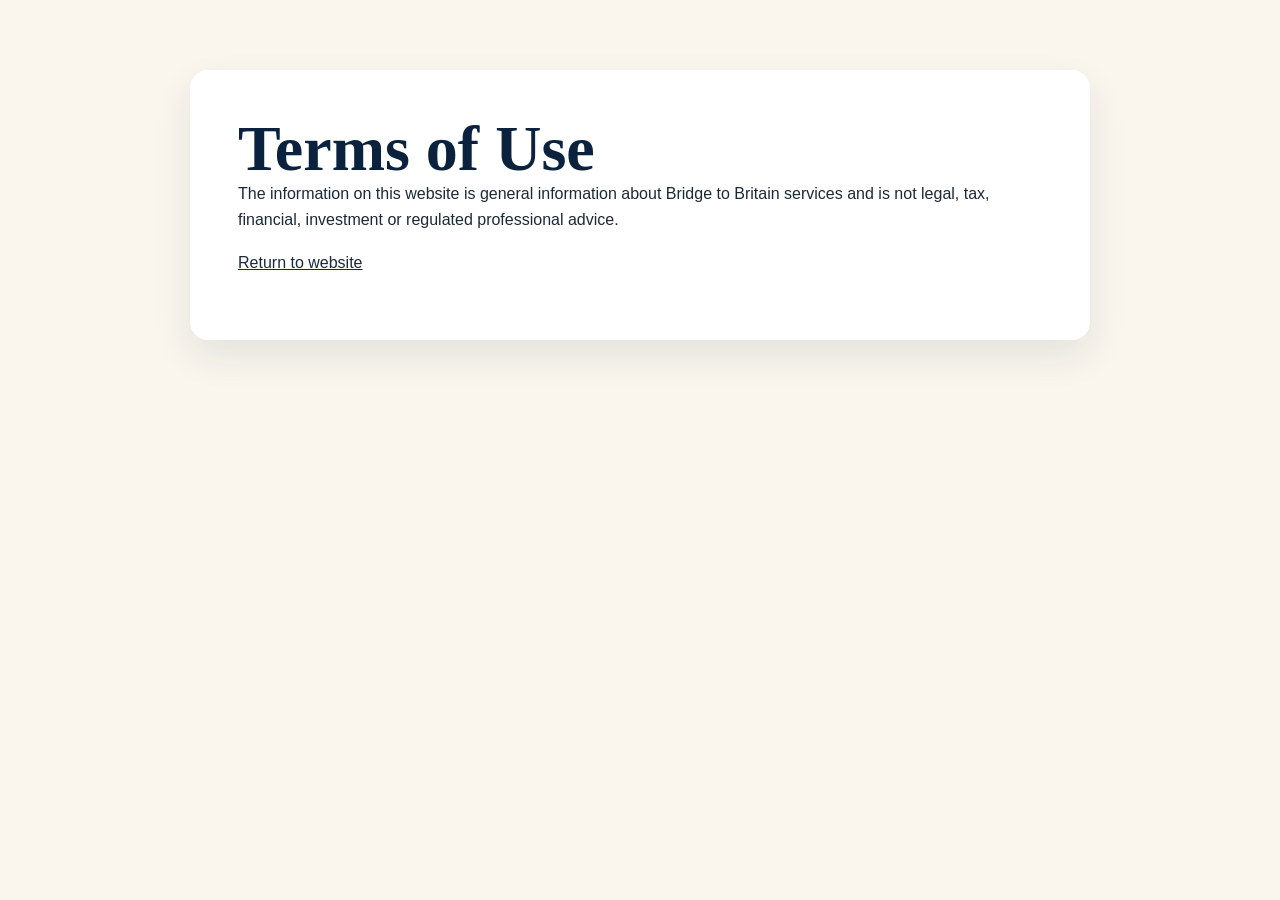
<file: terms.html>
<!DOCTYPE html><html><head><meta charset="UTF-8"><meta name="viewport" content="width=device-width,initial-scale=1"><title>Terms | Bridge to Britain</title><link rel="stylesheet" href="style.css?v=50"></head><body class="legal-page"><main class="legal-wrap"><h1>Terms of Use</h1><p>The information on this website is general information about Bridge to Britain services and is not legal, tax, financial, investment or regulated professional advice.</p><p><a href="index.html">Return to website</a></p></main></body></html>
</file>
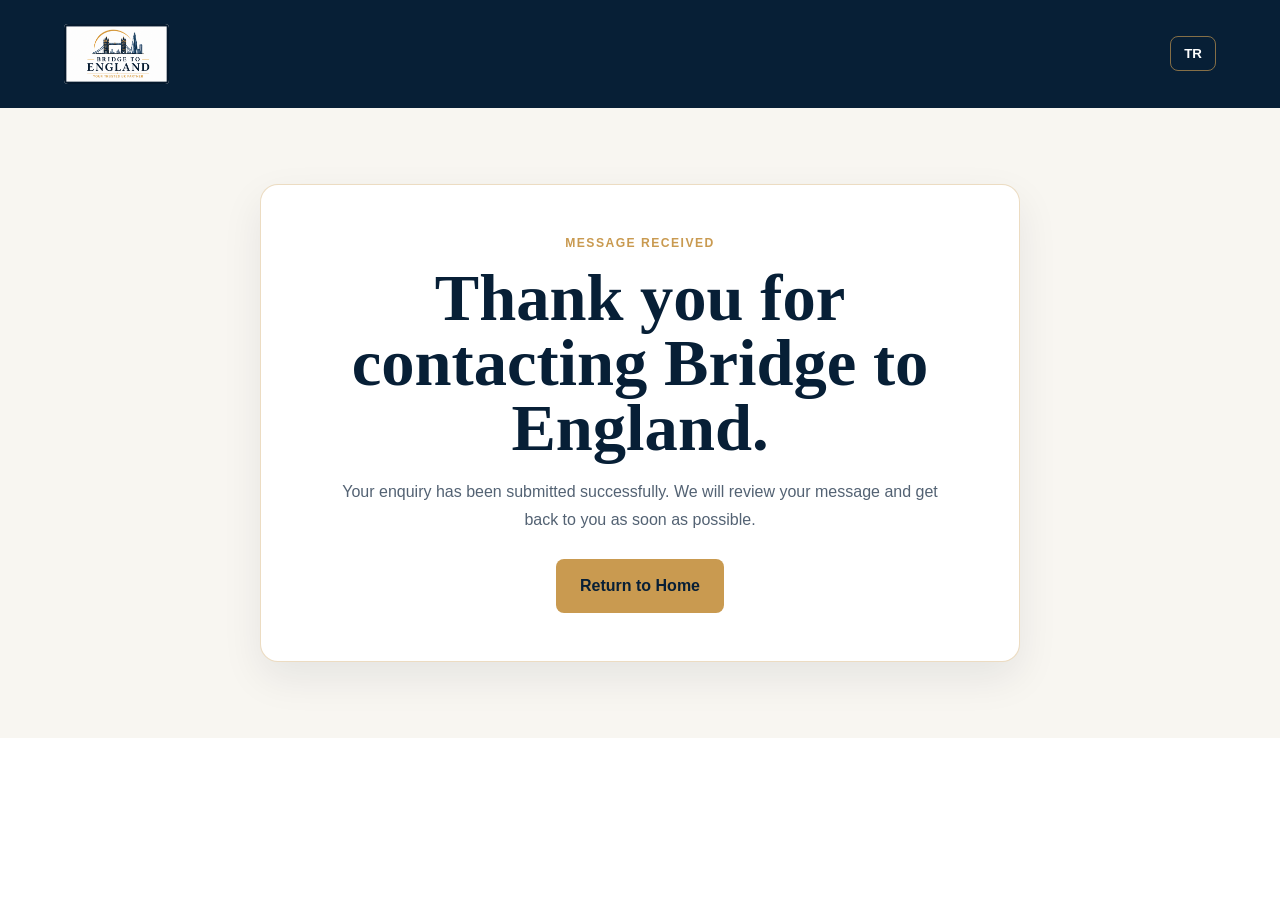
<file: thank-you.html>
<!DOCTYPE html>
<html lang="en">
<head>
<meta charset="UTF-8">
<meta name="viewport" content="width=device-width,initial-scale=1">
<title>Thank You | Bridge to England</title>
<meta name="robots" content="noindex,follow">
<link rel="icon" href="favicon.png">
<link rel="stylesheet" href="style.css?v=548">
<style>
.site-header{position:static!important}
.thank-you-page{
  min-height:70vh;
  display:flex;
  align-items:center;
  justify-content:center;
  padding:70px 20px;
  background:#f8f6f1;
}
.thank-you-card{
  width:min(760px,100%);
  background:#fff;
  border:1px solid rgba(201,154,80,.35);
  border-radius:18px;
  padding:48px 34px;
  text-align:center;
  box-shadow:0 16px 40px rgba(6,29,52,.08);
}
.thank-you-card .eyebrow{
  color:#c99a50;
  font-weight:800;
  letter-spacing:.12em;
  text-transform:uppercase;
  margin-bottom:12px;
}
.thank-you-card h1{
  color:#071f36;
  margin:0 0 18px;
}
.thank-you-card p{
  max-width:620px;
  margin:0 auto 26px;
  color:#536273;
  line-height:1.7;
}
.thank-you-card a{
  display:inline-block;
  background:#c99a50;
  color:#071f36;
  text-decoration:none;
  font-weight:800;
  padding:14px 24px;
  border-radius:8px;
}
.simple-header{
  background:#071f36;
  padding:24px 5%;
  display:flex;
  justify-content:space-between;
  align-items:center;
  gap:20px;
}
.simple-brand{
  text-decoration:none;
  display:flex;
  flex-direction:column;
}
.simple-brand strong{
  color:#fff;
  font-family:Georgia,serif;
  font-size:1.35rem;
  letter-spacing:.04em;
}
.simple-brand span{
  color:#c99a50;
  font-size:.62rem;
  letter-spacing:.16em;
  font-weight:800;
  margin-top:5px;
}
.language-toggle{
  background:transparent;
  border:1px solid rgba(201,154,80,.65);
  color:#fff;
  border-radius:8px;
  padding:9px 13px;
  cursor:pointer;
  font-weight:700;
}
</style>

<style id="thank-you-logo-v571">
.simple-brand img.thank-you-logo{
  display:block;
  width:105px;
  height:auto;
  max-height:92px;
  object-fit:contain;
  background:#fff;
  border-radius:4px;
}
@media(max-width:700px){
  .simple-brand img.thank-you-logo{width:78px;max-height:70px}
}
</style>


<style id="logo-polish-v575">
/* V5.75 - larger Bridge to England logo + cleaner header/hero join */

/* Remove the dark divider/line around the header and hero split */
.site-header {
  border-bottom: 0 !important;
  box-shadow: none !important;
}
.hero,
.hero-grid,
.hero-copy,
.hero-media,
.hero-image,
.hero-image-wrap {
  border: 0 !important;
  border-left: 0 !important;
  border-right: 0 !important;
  outline: 0 !important;
  box-shadow: none !important;
}

/* Larger, better-balanced desktop logo */
.site-header .brand,
.site-header .brand-wordmark {
  flex: 0 0 170px !important;
  width: 170px !important;
  min-width: 170px !important;
  max-width: 170px !important;
}

.site-header .brand img.site-logo-image,
.site-header .brand-wordmark img.site-logo-image {
  display: block !important;
  width: 150px !important;
  height: auto !important;
  max-height: 86px !important;
  object-fit: contain !important;
  background: transparent !important;
  border: 0 !important;
  border-radius: 4px !important;
  box-shadow: none !important;
}

/* Keep the header compact and vertically balanced */
@media (min-width: 981px) {
  .site-header .nav-wrap.container {
    min-height: 108px !important;
  }
}

/* Tablet */
@media (max-width: 980px) {
  .site-header .brand,
  .site-header .brand-wordmark {
    flex: 0 0 105px !important;
    width: 105px !important;
    min-width: 105px !important;
    max-width: 105px !important;
  }

  .site-header .brand img.site-logo-image,
  .site-header .brand-wordmark img.site-logo-image {
    width: 96px !important;
    max-height: 66px !important;
  }
}

/* Small phones */
@media (max-width: 560px) {
  .site-header .brand,
  .site-header .brand-wordmark {
    flex: 0 0 88px !important;
    width: 88px !important;
    min-width: 88px !important;
    max-width: 88px !important;
  }

  .site-header .brand img.site-logo-image,
  .site-header .brand-wordmark img.site-logo-image {
    width: 82px !important;
    max-height: 58px !important;
  }
}
</style>


<style id="logo-seam-fix-v576">
/* V5.76 - slightly larger header logo and force-remove the hero seam */

/* Header logo: larger, but still leaves comfortable room for navigation */
@media (min-width: 1280px) {
  .site-header .brand,
  .site-header .brand-wordmark {
    flex: 0 0 200px !important;
    width: 200px !important;
    min-width: 200px !important;
    max-width: 200px !important;
  }

  .site-header .brand img.site-logo-image,
  .site-header .brand-wordmark img.site-logo-image {
    width: 178px !important;
    height: auto !important;
    max-height: 100px !important;
    object-fit: contain !important;
    margin: 0 !important;
  }

  .site-header .nav-wrap.container {
    min-height: 110px !important;
  }
}

/* Medium desktop: keep enough room for the navigation text */
@media (min-width: 981px) and (max-width: 1279px) {
  .site-header .brand,
  .site-header .brand-wordmark {
    flex: 0 0 170px !important;
    width: 170px !important;
    min-width: 170px !important;
    max-width: 170px !important;
  }

  .site-header .brand img.site-logo-image,
  .site-header .brand-wordmark img.site-logo-image {
    width: 150px !important;
    max-height: 86px !important;
  }
}

/* Remove every possible header line */
.site-header,
.site-header .nav-wrap,
.site-header .container {
  border-bottom: 0 !important;
  box-shadow: none !important;
}
.site-header::before,
.site-header::after,
.site-header .nav-wrap::before,
.site-header .nav-wrap::after {
  content: none !important;
  display: none !important;
}

/* Force the hero panels to meet with no black/sub-pixel seam */
.hero,
.hero-grid,
.hero-copy,
.hero-photo {
  border: 0 !important;
  outline: 0 !important;
  box-shadow: none !important;
}

.hero-grid {
  gap: 0 !important;
  column-gap: 0 !important;
  background: #071b31 !important;
  overflow: hidden !important;
}

.hero-copy {
  position: relative !important;
  z-index: 1 !important;
  margin-right: -1px !important;
}

/* Overlap the image very slightly over the join.
   This removes the thin dark line caused by browser sub-pixel rendering. */
.hero-photo {
  position: relative !important;
  z-index: 2 !important;
  overflow: hidden !important;
  margin-left: -3px !important;
  width: calc(100% + 3px) !important;
}

.hero-photo img {
  display: block !important;
  width: 100% !important;
  height: 100% !important;
  border: 0 !important;
  outline: 0 !important;
  margin: 0 !important;
}
</style>


<style id="final-logo-v577">
/* V5.77 - approved Bridge to England logo */
.site-header .brand img.site-logo-image,
.site-header .brand-wordmark img.site-logo-image {
  width: 190px !important;
  max-height: 100px !important;
  height: auto !important;
  object-fit: contain !important;
  background: transparent !important;
  border: 0 !important;
  box-shadow: none !important;
}

@media (min-width: 981px) and (max-width: 1279px) {
  .site-header .brand img.site-logo-image,
  .site-header .brand-wordmark img.site-logo-image {
    width: 165px !important;
    max-height: 90px !important;
  }
}

@media (max-width: 980px) {
  .site-header .brand img.site-logo-image,
  .site-header .brand-wordmark img.site-logo-image {
    width: 110px !important;
    max-height: 70px !important;
  }
}

@media (max-width: 560px) {
  .site-header .brand img.site-logo-image,
  .site-header .brand-wordmark img.site-logo-image {
    width: 92px !important;
    max-height: 62px !important;
  }
}

/* Footer logo uses the same approved image at a comfortable width */
footer .footer-logo-image {
  width: 210px !important;
  height: auto !important;
  max-width: 100% !important;
  object-fit: contain !important;
  background: transparent !important;
  border: 0 !important;
  box-shadow: none !important;
}

/* Keep header and hero joins clean */
.site-header,
.site-header .nav-wrap,
.hero,
.hero-grid,
.hero-copy,
.hero-photo {
  border: 0 !important;
  outline: 0 !important;
  box-shadow: none !important;
}
</style>

</head>
<body>
<header class="simple-header">
<a class="simple-brand" href="index.html"><img src="bridge-to-england-logo.png" alt="Bridge to England logo" class="thank-you-logo"></a>
<button class="language-toggle" type="button">TR</button>
</header>

<main class="thank-you-page">
<section class="thank-you-card">
<div class="eyebrow" data-en="Message Received" data-tr="Mesajınız Alındı">Message Received</div>
<h1 data-en="Thank you for contacting Bridge to England."
    data-tr="Bridge to England ile iletişime geçtiğiniz için teşekkür ederiz.">
Thank you for contacting Bridge to England.
</h1>
<p data-en="Your enquiry has been submitted successfully. We will review your message and get back to you as soon as possible."
   data-tr="Talebiniz başarıyla gönderildi. Mesajınızı inceleyip mümkün olan en kısa sürede sizinle iletişime geçeceğiz.">
Your enquiry has been submitted successfully. We will review your message and get back to you as soon as possible.
</p>
<a href="index.html" data-en="Return to Home" data-tr="Ana Sayfaya Dön">Return to Home</a>
</section>
</main>

<script src="script.js?v=569"></script>
</body>
</html>
</file>
<file: style.css>
:root{
  --navy:#061d34;
  --navy-2:#041528;
  --ink:#0a223d;
  --gold:#c99a50;
  --gold-soft:#e9c984;
  --cream:#faf6ee;
  --paper:#ffffff;
  --text:#1b2938;
  --muted:#66727f;
  --line:rgba(201,154,80,.30);
  --shadow:0 16px 38px rgba(6,29,52,.09);
}
*{box-sizing:border-box}
html{scroll-behavior:smooth}
body{margin:0;background:#fff;color:var(--text);font-family:Montserrat,Arial,sans-serif;line-height:1.65}
img{max-width:100%;display:block}
a{color:inherit}
.container{width:min(1180px,92%);margin-inline:auto}
.section{padding:88px 0}
.section-label,.eyebrow{margin:0 0 12px;color:var(--gold);font-weight:800;font-size:.76rem;letter-spacing:.16em;text-transform:uppercase}
h1,h2,h3{font-family:"Cormorant Garamond",Georgia,serif;color:var(--ink)}
h1{margin:0;font-size:clamp(3rem,5.2vw,5.4rem);line-height:.98}
h2{margin:.08em 0 .32em;font-size:clamp(2.35rem,4vw,4rem);line-height:1.04}
p{margin:0 0 1em}
.button{display:inline-flex;align-items:center;justify-content:center;min-height:52px;padding:0 24px;border:0;text-decoration:none;font-weight:800;cursor:pointer;transition:.2s}
.button.gold{background:var(--gold);color:var(--navy)}
.button.gold:hover{background:var(--gold-soft);transform:translateY(-2px)}
.button.outline{border:1px solid rgba(255,255,255,.55);color:#fff}
.button.outline:hover{border-color:var(--gold-soft);color:var(--gold-soft)}

/* Header */
.site-header{position:sticky;top:0;z-index:100;background:var(--navy-2);border-bottom:1px solid rgba(201,154,80,.20)}
.nav-wrap{min-height:106px;display:flex;align-items:center;justify-content:space-between;gap:22px}
.brand img{width:250px;height:94px;object-fit:contain;background:#fff;padding:2px 5px}
.main-nav{display:flex;align-items:center;gap:18px}
.main-nav a{color:#fff;text-decoration:none;font-size:.84rem;font-weight:700}
.main-nav a:hover{color:var(--gold-soft)}
.nav-cta{border:1px solid var(--gold);padding:11px 16px;color:var(--gold-soft)!important}
.language-toggle{border:1px solid rgba(255,255,255,.35);background:transparent;color:#fff;padding:8px 10px;font-weight:800;cursor:pointer}
.menu-toggle{display:none;background:none;border:0;padding:8px}
.menu-toggle span{display:block;width:27px;height:2px;background:var(--gold);margin:5px}

/* Hero */
.hero{background:var(--navy-2);color:#fff}
.hero-grid{display:grid;grid-template-columns:43% 57%;min-height:690px}
.hero-copy{display:flex;flex-direction:column;justify-content:center;padding:58px 50px 58px max(5vw,42px);background:linear-gradient(110deg,var(--navy-2),var(--navy))}
.hero-slogan{margin:0 0 8px;color:var(--gold);font-weight:800;letter-spacing:.10em;text-transform:uppercase}
.hero-bridge{margin:0 0 18px;color:var(--gold-soft);font-weight:800;font-size:clamp(2rem,3.8vw,3.8rem);line-height:1.04;text-transform:uppercase}
.hero h1{color:#fff;font-size:clamp(2.7rem,4.5vw,4.7rem)}
.gold-rule{width:72px;height:3px;background:var(--gold);margin:24px 0}
.hero-lead{max-width:610px;color:rgba(255,255,255,.84)}
.hero-actions{display:flex;gap:12px;flex-wrap:wrap;margin-top:24px}
.hero-photo img{width:100%;height:100%;object-fit:cover}

/* Meet Ethan */
.about-grid{display:grid;grid-template-columns:.72fr 1.28fr;gap:64px;align-items:center}
.portrait img{width:100%;max-height:620px;object-fit:cover;border-radius:18px;box-shadow:var(--shadow)}
.about-copy .role{color:var(--gold);font-weight:800;text-transform:uppercase;letter-spacing:.07em}
.about-copy .intro{font-size:1.08rem;font-weight:700;color:var(--ink)}

/* Services */
.services{background:#fff}
.services-heading{text-align:center;max-width:1040px;margin:0 auto 40px}
.services-heading .from{margin:0 0 7px;color:var(--ink);font-weight:800;letter-spacing:.12em;text-transform:uppercase}
.services-heading .bridge{margin:0;color:var(--gold);font-size:clamp(2.25rem,4.4vw,4rem);font-weight:800;line-height:1.04;text-transform:uppercase}
.services-heading .sub{margin-top:16px;color:var(--muted)}
.section-rule-title{display:grid;grid-template-columns:1fr auto 1fr;gap:20px;align-items:center;margin:34px 0 30px}
.section-rule-title span{height:1px;background:rgba(201,154,80,.62)}
.section-rule-title h3{margin:0;font-family:Montserrat,Arial,sans-serif;color:var(--ink);font-size:clamp(1.45rem,2.3vw,2rem);font-weight:800;text-transform:uppercase}

.service-grid{display:grid;grid-template-columns:repeat(3,minmax(0,1fr));gap:22px}
.service-card{
  min-height:300px;
  display:grid;
  grid-template-columns:138px 1px minmax(0,1fr);
  gap:22px;
  align-items:center;
  padding:30px 27px;
  background:#fff;
  border:1px solid var(--line);
  border-radius:18px;
  box-shadow:0 12px 32px rgba(6,29,52,.075);
  transition:transform .22s ease,box-shadow .22s ease,border-color .22s ease
}
.service-card:hover{transform:translateY(-5px);border-color:rgba(201,154,80,.58);box-shadow:var(--shadow)}
.service-card::before{content:"";grid-column:2;grid-row:1;width:1px;height:72%;justify-self:center;background:rgba(201,154,80,.52)}
.service-icon{
  grid-column:1;grid-row:1;
  width:112px;height:112px;border-radius:50%;
  display:grid;place-items:center;
  background:var(--cream);
  border:1px solid rgba(201,154,80,.24);
  box-shadow:0 10px 24px rgba(6,29,52,.08)
}
.service-icon svg{width:64px;height:64px;fill:none;stroke:var(--ink);stroke-width:2.8;stroke-linecap:round;stroke-linejoin:round}
.service-card:nth-child(1) .service-icon path:nth-last-child(-n+2),
.service-card:nth-child(2) .service-icon circle,
.service-card:nth-child(3) .service-icon path:last-child,
.service-card:nth-child(4) .service-icon circle,
.service-card:nth-child(5) .service-icon path:last-child,
.service-card:nth-child(6) .service-icon path:nth-last-child(-n+2){stroke:var(--gold)}
.service-copy{grid-column:3;grid-row:1;min-width:0}
.service-copy h4{margin:0 0 11px;color:var(--ink);font-size:1.02rem;font-weight:800;line-height:1.25;text-transform:uppercase}
.service-copy h4::after{content:"";display:block;width:36px;height:2px;background:var(--gold);margin-top:10px}
.service-copy p{margin:0;color:var(--muted);font-size:.92rem;line-height:1.7}
.service-copy a{display:inline-flex;margin-top:15px;color:var(--ink);font-size:.80rem;font-weight:800;text-decoration:none}
.service-copy a:hover{color:var(--gold)}

/* Why */
.why{background:linear-gradient(120deg,var(--navy-2),var(--navy));color:#fff}
.why h2{color:#fff}
.why-grid{display:grid;grid-template-columns:.9fr 1.1fr;gap:56px;align-items:center}
.why-cards-four{display:grid;grid-template-columns:repeat(2,minmax(0,1fr));gap:18px}
.why-card{min-height:178px;display:flex;flex-direction:column;justify-content:center;padding:24px;border:1px solid rgba(201,154,80,.34);border-radius:14px;background:rgba(255,255,255,.035)}
.why-card strong{display:block;color:var(--gold-soft);font-size:1.02rem;margin-bottom:8px}
.why-card span{color:rgba(255,255,255,.76);font-size:.86rem}

/* Process */
.process{background:var(--cream)}
.process-heading{max-width:930px;margin:0 auto 46px}
.process-journey{display:grid;grid-template-columns:1fr auto 1fr auto 1fr auto 1fr;gap:13px;align-items:stretch}
.process-card{min-height:285px;padding:27px;background:#fff;border:1px solid var(--line);border-radius:18px;box-shadow:0 10px 26px rgba(6,29,52,.055);transition:.22s}
.process-card:hover{transform:translateY(-5px);border-color:rgba(201,154,80,.58);box-shadow:var(--shadow)}
.process-top{display:flex;align-items:center;justify-content:space-between;gap:14px;margin-bottom:23px}
.process-number{width:52px;height:52px;border-radius:50%;display:grid;place-items:center;background:linear-gradient(145deg,var(--gold-soft),var(--gold));color:var(--navy);font-weight:900}
.process-icon{width:56px;height:56px;border-radius:50%;display:grid;place-items:center;background:var(--navy)}
.process-icon svg{width:31px;height:31px;fill:none;stroke:var(--gold-soft);stroke-width:2.7;stroke-linecap:round;stroke-linejoin:round}
.process-card h3{margin:0 0 12px;color:var(--ink);font-size:1.35rem;line-height:1.15}
.process-card p{margin:0;color:var(--muted);font-size:.94rem}
.process-connector{display:grid;place-items:center;color:var(--gold);font-size:1.8rem;font-weight:800}

/* Who we work with */
.who-section{background:#fff}
.who-grid{display:grid;grid-template-columns:repeat(3,1fr);gap:16px}
.who-card{padding:24px;border:1px solid var(--line);border-radius:14px;background:var(--cream)}
.who-card strong{display:block;color:var(--ink);margin-bottom:6px}
.who-card span{color:var(--muted);font-size:.87rem}

/* Contact */
.contact{background:var(--navy);color:#fff}
.contact h2{color:#fff}
.contact-grid{display:grid;grid-template-columns:.9fr 1fr .42fr;gap:28px}
.contact-details a,.contact-details div{display:block;padding:10px 0;border-top:1px solid rgba(255,255,255,.12);text-decoration:none}
.contact-details span{display:block;color:var(--gold-soft);font-size:.7rem;font-weight:800;letter-spacing:.10em;text-transform:uppercase}
.contact-form{display:grid;gap:13px;padding:26px;border:1px solid rgba(201,154,80,.38);border-radius:14px;background:rgba(4,21,40,.48)}
.contact-form label span{display:block;color:var(--gold-soft);font-size:.78rem;font-weight:800;margin-bottom:5px}
.contact-form input,.contact-form textarea{width:100%;padding:12px;border:1px solid rgba(255,255,255,.22);background:rgba(255,255,255,.06);color:#fff}
.qr-card{text-align:center}
.qr-card img{width:180px;margin:0 auto 10px;padding:8px;background:#fff;border-radius:10px}
.qr-card strong{display:block;color:var(--gold-soft);font-size:.78rem;text-transform:uppercase}
.qr-card a{display:inline-block;margin-top:8px;color:#fff;font-size:.8rem}
.whatsapp-float{position:fixed;right:20px;bottom:20px;width:54px;height:54px;border-radius:50%;display:grid;place-items:center;background:#25D366;color:#fff;text-decoration:none;font-weight:900;box-shadow:0 10px 24px rgba(0,0,0,.25);z-index:90}

/* Footer */
footer{background:var(--navy-2);color:#fff;padding:34px 0 16px}
.footer-grid{display:grid;grid-template-columns:1.3fr 1fr 1fr 1fr;gap:30px}
.footer-brand img{width:210px;background:#fff;padding:3px}
.footer-grid strong{display:block;color:var(--gold-soft);margin-bottom:9px}
.footer-grid a{display:block;color:rgba(255,255,255,.72);text-decoration:none;font-size:.82rem;margin:6px 0}
.footer-brand p{color:rgba(255,255,255,.6);font-size:.82rem}
.footer-bottom{display:flex;justify-content:space-between;align-items:center;margin-top:26px;padding-top:14px;border-top:1px solid rgba(255,255,255,.10);color:rgba(255,255,255,.55);font-size:.78rem}
.footer-bottom div{display:flex;gap:14px}
.footer-bottom a{text-decoration:none}

/* Service detail pages */
.page-hero{padding:74px 0;background:linear-gradient(120deg,var(--navy-2),var(--navy));color:#fff}
.page-hero h1{color:#fff;font-size:clamp(2.8rem,5vw,4.8rem)}
.page-hero p{max-width:760px;color:rgba(255,255,255,.80)}
.service-page-grid{display:block;max-width:900px;margin:0 auto}
.check-list{display:grid;gap:12px;margin-top:28px}
.check{position:relative;padding:16px 18px 16px 50px;border:1px solid var(--line);border-radius:12px;background:#fff;box-shadow:0 7px 20px rgba(6,29,52,.05)}
.check::before{content:"✓";position:absolute;left:18px;top:14px;color:var(--gold);font-weight:900}
.footer-wrap{display:grid;grid-template-columns:auto 1fr auto;gap:24px;align-items:center}
.footer-wrap img{width:180px;background:#fff;padding:3px}
.footer-links{display:flex;justify-content:center;gap:18px}
.footer-links a{color:rgba(255,255,255,.75);text-decoration:none}
.footer-copy{color:rgba(255,255,255,.55);font-size:.8rem}

/* Digital card */
.digital-card-page{min-height:100vh;background:var(--cream);display:grid;place-items:center;padding:32px}
.digital-card{width:min(560px,94vw);background:#fff;border:1px solid var(--line);border-radius:22px;padding:34px;text-align:center;box-shadow:var(--shadow)}
.digital-card .logo{width:210px;margin:0 auto 20px}
.digital-card .portrait{width:170px;height:170px;object-fit:cover;border-radius:50%;margin:0 auto 20px}
.digital-links{display:grid;gap:10px;margin-top:22px}
.digital-links a,.save{display:block;padding:13px 16px;border:1px solid var(--line);text-decoration:none;font-weight:700}
.save{background:var(--gold);color:var(--navy)}

/* Legal pages */
.legal-page{background:var(--cream);padding:70px 0;min-height:100vh}
.legal-wrap{width:min(900px,92%);margin:auto;background:#fff;padding:48px;border-radius:18px;box-shadow:var(--shadow)}
.legal-wrap h1{font-size:clamp(2.6rem,5vw,4.2rem)}
.legal-wrap h2{font-size:1.8rem;margin-top:1.4em}

/* Reveal */
.reveal{opacity:0;transform:translateY(18px);transition:opacity .6s ease,transform .6s ease}
.reveal.visible{opacity:1;transform:none}

/* Responsive */
@media(max-width:1050px){
  .main-nav{position:absolute;top:106px;left:0;right:0;display:none;flex-direction:column;align-items:flex-start;padding:24px 4%;background:var(--navy-2)}
  .main-nav.open{display:flex}
  .menu-toggle{display:block}
  .hero-grid,.about-grid,.why-grid,.contact-grid{grid-template-columns:1fr}
  .hero-photo{height:470px}
  .service-grid{grid-template-columns:repeat(2,minmax(0,1fr))}
  .process-journey{grid-template-columns:1fr 1fr;gap:18px}
  .process-connector{display:none}
  .who-grid{grid-template-columns:repeat(2,1fr)}
  .footer-grid{grid-template-columns:repeat(2,1fr)}
}
@media(max-width:650px){
  .section{padding:64px 0}
  .brand img{width:202px;height:80px}
  .nav-wrap{min-height:90px}
  .main-nav{top:90px}
  .hero-copy{padding:48px 5%}
  .hero-photo{height:350px}
  .service-grid,.why-cards-four,.process-journey,.who-grid,.footer-grid{grid-template-columns:1fr}
  .service-card{grid-template-columns:84px 1px minmax(0,1fr);gap:15px;min-height:0;padding:22px 17px}
  .service-icon{width:76px;height:76px}
  .service-icon svg{width:44px;height:44px}
  .footer-bottom{flex-direction:column;gap:10px;text-align:center}
  .footer-wrap{grid-template-columns:1fr;text-align:center}
  .footer-links{flex-wrap:wrap}
  .footer-wrap img{margin:auto}
  .legal-wrap{padding:28px}
}


/* V5.1 refined Why section */
.why-intro{max-width:640px;font-size:1.03rem;line-height:1.75;color:rgba(255,255,255,.88)}
.why-card{position:relative;padding:26px 24px 24px}
.why-icon{width:42px;height:42px;display:grid;place-items:center;margin-bottom:16px;border-radius:50%;background:rgba(201,154,80,.10);border:1px solid rgba(201,154,80,.35)}
.why-icon svg{width:24px;height:24px;fill:none;stroke:var(--gold-soft);stroke-width:2.4;stroke-linecap:round;stroke-linejoin:round}
.why-card strong{font-size:1.04rem}
.why-card span{line-height:1.62}


/* V5.2 refined How We Work section */
.process-heading{
  max-width:900px;
  margin:0 auto 46px;
}
.process-heading h2{
  font-size:clamp(2.6rem,3.8vw,3.9rem);
  margin-bottom:.18em;
}
.process-subtitle{
  margin:10px auto 0;
  max-width:700px;
  color:var(--muted);
  font-size:1rem;
  line-height:1.7;
}
.process-card{
  min-height:330px;
  padding:30px;
}
.process-top{
  margin-bottom:28px;
}
.process-number{
  width:56px;
  height:56px;
}
.process-icon{
  width:62px;
  height:62px;
}
.process-icon svg{
  width:34px;
  height:34px;
}
.process-card h3{
  margin-bottom:14px;
}
.process-connector{
  color:rgba(201,154,80,.58);
  font-size:1.55rem;
  font-weight:700;
}
@media(max-width:1050px){
  .process-card{min-height:300px}
}
@media(max-width:650px){
  .process-card{min-height:0}
  .process-heading h2{font-size:clamp(2.3rem,10vw,3.1rem)}
}


/* V5.4 visible brand positioning */
.trusted-partner-kicker{
  display:inline-block;
  margin:0 0 14px;
  padding:8px 14px;
  border:1px solid rgba(201,154,80,.55);
  background:rgba(201,154,80,.08);
  color:var(--gold-soft);
  font-size:.88rem;
  font-weight:900;
  letter-spacing:.14em;
  text-transform:uppercase;
  width:max-content;
}
@media(max-width:650px){
  .trusted-partner-kicker{
    font-size:.76rem;
    letter-spacing:.10em;
    padding:7px 11px;
  }
}


/* V5.5 — Make "Your Trusted UK Partner" the primary brand promise */
.trusted-partner-main{
  margin:8px 0 12px;
  color:#fff;
  font-family:"Cormorant Garamond",Georgia,serif;
  font-size:clamp(2.8rem,4.7vw,5.2rem);
  line-height:.96;
  font-weight:700;
  letter-spacing:-.02em;
  text-transform:none;
  max-width:720px;
}
.hero-slogan{
  margin-bottom:6px;
}
.hero-bridge-support{
  margin:0 0 18px;
  color:var(--gold-soft);
  font-size:clamp(1.45rem,2.3vw,2.35rem);
  line-height:1.08;
  letter-spacing:.02em;
  text-transform:none;
  font-weight:800;
}
.hero-support-heading{
  margin:0;
  max-width:650px;
  color:#fff;
  font-family:Montserrat,Arial,sans-serif;
  font-size:clamp(1.25rem,1.9vw,1.8rem);
  line-height:1.35;
  font-weight:700;
}
.hero-lead{
  max-width:660px;
  margin-top:14px;
  font-size:1rem;
  line-height:1.7;
}
@media(max-width:650px){
  .trusted-partner-main{
    font-size:clamp(2.35rem,11vw,3.4rem);
  }
  .hero-bridge-support{
    font-size:1.35rem;
  }
  .hero-support-heading{
    font-size:1.1rem;
  }
}


/* V5.6 hero hierarchy balance */
.trusted-partner-main{
  max-width:680px;
  margin:8px 0 10px;
  font-size:clamp(3rem,4.8vw,5rem);
  line-height:.96;
}
.hero-bridge-support{
  margin:0 0 20px;
  font-size:clamp(1.35rem,2vw,2rem);
  line-height:1.15;
}
.hero-support-heading{
  margin:0;
  max-width:650px;
  color:#fff;
  font-family:Montserrat,Arial,sans-serif;
  font-size:clamp(1.15rem,1.55vw,1.65rem);
  line-height:1.35;
  font-weight:700;
  letter-spacing:.01em;
}
.hero-lead{
  max-width:650px;
  margin-top:18px;
  font-size:.98rem;
  line-height:1.7;
}
@media(max-width:650px){
  .trusted-partner-main{
    font-size:clamp(2.45rem,11vw,3.4rem);
  }
  .hero-bridge-support{
    font-size:1.28rem;
  }
  .hero-support-heading{
    font-size:1.02rem;
    line-height:1.45;
  }
}


/* V5.7 final polish */
.hero-support-heading{
  margin:0;
  max-width:620px;
  color:#fff;
  font-family:Montserrat,Arial,sans-serif;
  font-size:clamp(1rem,1.2vw,1.32rem);
  line-height:1.4;
  font-weight:700;
  letter-spacing:.03em;
}
.services .section-rule-title{
  margin-top:0;
}
.footer-grid > div:nth-child(2) a{
  margin:5px 0;
}
@media(max-width:650px){
  .hero-support-heading{
    font-size:.96rem;
    line-height:1.45;
  }
}


/* V5.8 — keep service descriptor on one clean line */
.hero-support-heading{
  display:block;
  width:100%;
  max-width:none;
  margin:0;
  white-space:nowrap;
  color:#fff;
  font-family:Montserrat,Arial,sans-serif;
  font-size:clamp(1.05rem,1.15vw,1.35rem);
  line-height:1.3;
  font-weight:700;
  letter-spacing:.015em;
}
@media(max-width:1200px){
  .hero-support-heading{
    font-size:1rem;
  }
}
@media(max-width:900px){
  .hero-support-heading{
    white-space:normal;
    font-size:1rem;
    line-height:1.4;
  }
}


/* V5.9 — corrected compact hero service line */
.hero .hero-service-line{
  margin:24px 0 0;
  padding:0;
  max-width:100%;
  color:#fff;
  font-family:Montserrat,Arial,sans-serif;
  font-size:1.18rem;
  line-height:1.45;
  font-weight:700;
  letter-spacing:.02em;
  white-space:normal;
}
@media(min-width:1100px){
  .hero .hero-service-line{
    font-size:1.22rem;
    white-space:nowrap;
  }
}
@media(max-width:1099px){
  .hero .hero-service-line{
    font-size:1.08rem;
  }
}
@media(max-width:650px){
  .hero .hero-service-line{
    margin-top:18px;
    font-size:.98rem;
    line-height:1.5;
  }
}


/* V5.10 — give the wording priority over the hero image */
@media(min-width:1100px){
  .hero{
    grid-template-columns:52% 48%;
  }

  .hero-copy{
    padding-right:54px;
  }

  .hero-media{
    position:relative;
    overflow:hidden;
  }

  .hero-media::after{
    content:"";
    position:absolute;
    inset:0;
    background:rgba(4,24,42,.10);
    pointer-events:none;
  }

  .hero-media img{
    filter:saturate(.90) brightness(.94);
  }
}

@media(min-width:1450px){
  .hero{
    grid-template-columns:53% 47%;
  }
}

/* Keep the image supportive rather than dominant on mid-size screens */
@media(min-width:900px) and (max-width:1099px){
  .hero{
    grid-template-columns:51% 49%;
  }

  .hero-media img{
    filter:saturate(.92) brightness(.96);
  }
}


/* V5.11 — final hero typography and spacing polish */
@media(min-width:1100px){
  .hero-copy{
    transform:translateY(-18px);
  }

  .trusted-partner-main{
    font-size:clamp(3.15rem,5.05vw,5.25rem);
    line-height:.95;
    margin-bottom:12px;
  }

  .hero-bridge-support{
    margin-bottom:22px;
  }

  .hero .hero-service-line{
    margin-top:26px;
  }

  .hero-lead{
    font-size:1.04rem;
    line-height:1.72;
    max-width:660px;
    margin-top:20px;
  }
}

@media(min-width:1450px){
  .trusted-partner-main{
    font-size:clamp(3.25rem,5.15vw,5.45rem);
  }
}

@media(max-width:1099px){
  .hero-copy{
    transform:none;
  }
}


/* V5.12 — final hero headline + service wording */
@media(min-width:1400px){
  /* Keep the core proposition on one line on wide desktop screens */
  .trusted-partner-main{
    font-size:clamp(3rem,3.55vw,4.45rem);
    line-height:1;
    white-space:nowrap;
    letter-spacing:-0.025em;
    max-width:none;
  }

  .hero .hero-service-line{
    white-space:nowrap;
    font-size:clamp(.96rem,1.02vw,1.15rem);
    letter-spacing:.005em;
  }
}

/* On smaller screens allow natural wrapping rather than shrinking excessively */
@media(max-width:1399px){
  .trusted-partner-main,
  .hero .hero-service-line{
    white-space:normal;
  }
}


/* V5.16 — project conversation CTA beneath services */
.services-cta{
  max-width:920px;
  margin:46px auto 0;
  padding:30px 34px 32px;
  text-align:center;
  background:var(--cream);
  border:1px solid var(--line);
  border-radius:18px;
  box-shadow:0 12px 30px rgba(6,29,52,.06);
}
.services-cta-eyebrow{
  margin:0 0 9px;
  color:var(--ink);
  font-size:1.28rem;
  line-height:1.35;
  font-weight:800;
}
.services-cta-copy{
  max-width:700px;
  margin:0 auto 20px;
  color:var(--muted);
  font-size:1rem;
  line-height:1.65;
}
.services-cta-button{
  display:inline-flex;
  justify-content:center;
  align-items:center;
  min-width:220px;
}
@media(max-width:650px){
  .services-cta{
    margin-top:32px;
    padding:24px 20px 26px;
  }
  .services-cta-eyebrow{
    font-size:1.12rem;
  }
  .services-cta-copy{
    font-size:.95rem;
  }
}


/* V5.17 — make the services CTA unmistakably visible */
.services-cta{
  max-width:1180px;
  margin:28px auto 0;
  padding:28px 34px 30px;
  text-align:center;
  background:var(--navy);
  border:1px solid rgba(201,154,80,.45);
  border-radius:18px;
  box-shadow:0 14px 32px rgba(6,29,52,.12);
  opacity:1 !important;
  transform:none !important;
  visibility:visible !important;
}
.services-cta-label{
  display:block;
  margin-bottom:8px;
  color:var(--gold-soft);
  font-size:.78rem;
  font-weight:800;
  letter-spacing:.16em;
}
.services-cta-eyebrow{
  margin:0 0 8px;
  color:#fff;
  font-size:1.45rem;
  line-height:1.3;
  font-weight:800;
}
.services-cta-copy{
  max-width:760px;
  margin:0 auto 18px;
  color:rgba(255,255,255,.82);
  font-size:1rem;
  line-height:1.65;
}
.services-cta-button{
  display:inline-flex;
  min-width:230px;
}
@media(max-width:650px){
  .services-cta{
    margin-top:24px;
    padding:24px 20px 26px;
  }
  .services-cta-eyebrow{
    font-size:1.2rem;
  }
}


/* V5.18 — Your UK Partner section refinement */
.about-trusted-close{
  margin:26px 0 0;
  max-width:860px;
  color:var(--ink);
  font-size:1.05rem;
  line-height:1.6;
  font-weight:800;
}
.about-trust-strip{
  margin-top:18px;
  color:var(--gold);
  font-size:.82rem;
  line-height:1.4;
  font-weight:800;
  letter-spacing:.11em;
  text-transform:uppercase;
}
@media(max-width:650px){
  .about-trusted-close{
    margin-top:20px;
    font-size:1rem;
  }
  .about-trust-strip{
    font-size:.74rem;
    letter-spacing:.08em;
  }
}


/* V5.19 — Client-focused Your UK Partner hierarchy */
#about .about-client-intro{
  margin:22px 0 0;
  max-width:900px;
  color:var(--ink);
  font-size:1.12rem;
  line-height:1.55;
  font-weight:800;
}
#about .about-body-copy{
  margin:22px 0 0;
  max-width:900px;
  color:var(--ink);
  font-size:1.04rem;
  line-height:1.68;
  font-weight:400;
  letter-spacing:0;
  text-transform:none;
}
#about .about-trusted-close{
  margin:26px 0 0;
  max-width:900px;
  color:var(--ink);
  font-size:1.06rem;
  line-height:1.58;
  font-weight:800;
  letter-spacing:0;
  text-transform:none;
}
#about .about-trust-strip{
  margin-top:20px;
  color:var(--gold);
  font-size:.78rem;
  line-height:1.45;
  font-weight:800;
  letter-spacing:.10em;
  text-transform:uppercase;
}
@media(max-width:650px){
  #about .about-client-intro{font-size:1.04rem;margin-top:18px}
  #about .about-body-copy{font-size:1rem;line-height:1.62;margin-top:18px}
  #about .about-trusted-close{font-size:1rem;margin-top:22px}
  #about .about-trust-strip{font-size:.72rem;letter-spacing:.07em;margin-top:16px}
}


/* V5.20 — Restore partner hierarchy */
#about .about-partner-eyebrow{
  margin:0 0 14px;
  color:var(--gold);
  font-size:.84rem;
  line-height:1.3;
  font-weight:800;
  letter-spacing:.16em;
  text-transform:uppercase;
}
#about .about-role{
  margin:14px 0 0;
  color:var(--gold);
  font-size:1rem;
  line-height:1.35;
  font-weight:800;
  letter-spacing:.07em;
  text-transform:uppercase;
}
@media(max-width:650px){
  #about .about-partner-eyebrow{font-size:.76rem;margin-bottom:10px}
  #about .about-role{font-size:.9rem;margin-top:10px}
}


/* V5.21 — About section colour hierarchy
   Gold ONLY on:
   1. Your UK Partner
   2. Trusted UK partner statement
   3. UK Knowledge • Turkish Understanding • Practical Experience
*/
#about .about-partner-eyebrow,
#about .eyebrow.about-partner-eyebrow{
  color:var(--gold) !important;
}

#about .about-role{
  color:var(--ink) !important;
}

#about .about-client-intro{
  color:var(--gold) !important;
}

#about .about-body-copy{
  color:var(--ink) !important;
  font-weight:400 !important;
  text-transform:none !important;
  letter-spacing:0 !important;
}

#about .about-trusted-close{
  color:var(--ink) !important;
}

#about .about-trust-strip{
  color:var(--gold) !important;
}

/* V5.30 — Contact form refinement */
.contact-reassurance{
  margin:14px 0 0;
  text-align:center;
  color:rgba(255,255,255,.72);
  font-size:.80rem;
  line-height:1.5;
}

/* V5.32 — Make the services CTA conversion button clearly visible */
.services-cta .services-cta-button,
.services-cta .btn.btn-gold{
  display:inline-flex !important;
  align-items:center;
  justify-content:center;
  min-width:230px;
  min-height:52px;
  padding:0 24px;
  background:var(--gold) !important;
  color:var(--navy) !important;
  border:1px solid var(--gold) !important;
  border-radius:0;
  text-decoration:none !important;
  font-weight:800;
  opacity:1 !important;
  visibility:visible !important;
}
.services-cta .services-cta-button:hover,
.services-cta .btn.btn-gold:hover{
  background:var(--gold-soft) !important;
  border-color:var(--gold-soft) !important;
  color:var(--navy) !important;
  transform:translateY(-2px);
}


/* V5.35 — lighter Why / interests section only */
#why {
  background: #12304A !important;
}
#why .why-card,
#why .benefit-card,
#why .feature-card {
  background: #1B3B56 !important;
}


/* V5.36 — match the Interests section with the website's light content sections */
#why {
  background: #FBF8F2 !important;
  color: #08233F !important;
}
#why h2,
#why p {
  color: #08233F !important;
}
#why .why-card,
#why .benefit-card,
#why .feature-card {
  background: #FFFFFF !important;
  border-color: #E7D6B8 !important;
}
#why .why-card h3,
#why .benefit-card h3,
#why .feature-card h3 {
  color: #08233F !important;
}
#why .why-card p,
#why .benefit-card p,
#why .feature-card p {
  color: #647386 !important;
}


/* V5.37 — restore visible body wording inside the four Interests cards */
#why .why-card p,
#why .benefit-card p,
#why .feature-card p,
#why .why-card .card-text,
#why .benefit-card .card-text,
#why .feature-card .card-text {
  display: block !important;
  visibility: visible !important;
  opacity: 1 !important;
  color: #647386 !important;
}


/* V5.38 — FIX: descriptive card text is stored in <span>, not <p> */
#why .why-card span {
  display: block !important;
  visibility: visible !important;
  opacity: 1 !important;
  color: #647386 !important;
  font-size: .92rem !important;
  line-height: 1.62 !important;
  margin-top: 4px !important;
}
#why .why-card strong {
  color: #08233F !important;
}

/* V5.39 — stronger icon visibility while keeping the light section */
#why .why-card .why-icon,
#why .why-card .icon,
#why .why-card [class*="icon"] {
  background: #F3E7D1 !important;
  border-color: #D2A458 !important;
  color: #B98535 !important;
}
#why .why-card .why-icon svg,
#why .why-card .icon svg,
#why .why-card [class*="icon"] svg {
  stroke: #B98535 !important;
  color: #B98535 !important;
  opacity: 1 !important;
}


/* V5.41 — visually separate adjacent Interests and Journey sections */
.interests-section {
  background: #f4f1eb !important;
  position: relative;
  border-bottom: 1px solid rgba(201, 155, 83, 0.28);
}
.interests-section::after {
  content: "";
  position: absolute;
  left: 50%;
  bottom: -1px;
  transform: translateX(-50%);
  width: 84px;
  height: 2px;
  background: #c99b53;
  opacity: 0.72;
}
#process,
#how-we-work {
  background: #fbf8f2 !important;
}


/* V5.42 — premium Interests feature layout */
.interests-section .why-grid,
#why .why-grid {
  display: grid !important;
  grid-template-columns: repeat(2, minmax(0, 1fr)) !important;
  gap: 0 !important;
  background: transparent !important;
}

#why .interests-feature {
  display: grid !important;
  grid-template-columns: 70px 1fr !important;
  column-gap: 20px !important;
  align-items: start !important;
  min-height: 150px !important;
  padding: 28px 30px !important;
  background: transparent !important;
  border: 0 !important;
  border-radius: 0 !important;
  box-shadow: none !important;
  position: relative !important;
}

#why .interests-feature:nth-child(odd) {
  border-right: 1px solid rgba(201,155,83,.28) !important;
}
#why .interests-feature:nth-child(-n+2) {
  border-bottom: 1px solid rgba(201,155,83,.28) !important;
}

#why .interests-feature .why-icon,
#why .interests-feature .icon,
#why .interests-feature [class*="icon"] {
  width: 58px !important;
  height: 58px !important;
  min-width: 58px !important;
  min-height: 58px !important;
  border-radius: 50% !important;
  background: #08233F !important;
  border: 1px solid #C99B53 !important;
  color: #D5A85E !important;
  display: inline-flex !important;
  align-items: center !important;
  justify-content: center !important;
  grid-row: 1 / span 2 !important;
  margin: 0 !important;
}

#why .interests-feature .why-icon svg,
#why .interests-feature .icon svg,
#why .interests-feature [class*="icon"] svg {
  stroke: #D5A85E !important;
  color: #D5A85E !important;
  opacity: 1 !important;
}

#why .interests-feature strong,
#why .interests-feature h3 {
  color: #08233F !important;
  font-size: 1.08rem !important;
  line-height: 1.25 !important;
  margin: 2px 0 8px !important;
  align-self: end !important;
}

#why .interests-feature span,
#why .interests-feature p {
  color: #647386 !important;
  font-size: .95rem !important;
  line-height: 1.58 !important;
  margin: 0 !important;
  max-width: 30ch !important;
}

@media (max-width: 900px) {
  .interests-section .why-grid,
  #why .why-grid {
    grid-template-columns: 1fr !important;
  }
  #why .interests-feature {
    border-right: 0 !important;
    border-bottom: 1px solid rgba(201,155,83,.28) !important;
  }
  #why .interests-feature:last-child {
    border-bottom: 0 !important;
  }
}


/* V5.43 — DISTINCT alternative for "Your Interests" items
   Small gold rounded-square icon tiles + open horizontal rows.
   Deliberately avoids circles and card boxes. */
#why .why-grid {
  display: grid !important;
  grid-template-columns: repeat(2, minmax(0, 1fr)) !important;
  gap: 26px 46px !important;
  background: transparent !important;
}

#why .interests-feature {
  display: grid !important;
  grid-template-columns: 64px minmax(0, 1fr) !important;
  grid-template-rows: auto auto !important;
  column-gap: 20px !important;
  row-gap: 7px !important;
  align-items: start !important;
  min-height: 128px !important;
  padding: 18px 0 24px !important;
  background: transparent !important;
  border: 0 !important;
  border-bottom: 2px solid rgba(201,155,83,.34) !important;
  border-radius: 0 !important;
  box-shadow: none !important;
}

#why .interests-feature .why-icon,
#why .interests-feature .icon,
#why .interests-feature [class*="icon"] {
  grid-column: 1 !important;
  grid-row: 1 / span 2 !important;
  width: 56px !important;
  height: 56px !important;
  min-width: 56px !important;
  min-height: 56px !important;
  margin: 0 !important;
  border-radius: 14px !important;
  background: #F1E2C6 !important;
  border: 1px solid #D4A85E !important;
  box-shadow: 0 8px 20px rgba(8,35,63,.07) !important;
  color: #08233F !important;
  display: inline-flex !important;
  align-items: center !important;
  justify-content: center !important;
}

#why .interests-feature .why-icon svg,
#why .interests-feature .icon svg,
#why .interests-feature [class*="icon"] svg {
  stroke: #08233F !important;
  color: #08233F !important;
  opacity: 1 !important;
  width: 25px !important;
  height: 25px !important;
}

#why .interests-feature strong,
#why .interests-feature h3 {
  grid-column: 2 !important;
  grid-row: 1 !important;
  color: #08233F !important;
  font-size: 1.08rem !important;
  line-height: 1.25 !important;
  margin: 2px 0 0 !important;
  align-self: start !important;
}

#why .interests-feature span,
#why .interests-feature p {
  grid-column: 2 !important;
  grid-row: 2 !important;
  color: #66778A !important;
  font-size: .96rem !important;
  line-height: 1.55 !important;
  margin: 0 !important;
  max-width: 34ch !important;
}

/* Kill older cross-divider treatment */
#why .interests-feature:nth-child(odd),
#why .interests-feature:nth-child(-n+2) {
  border-right: 0 !important;
}

@media (max-width: 900px) {
  #why .why-grid {
    grid-template-columns: 1fr !important;
    gap: 10px !important;
  }
  #why .interests-feature {
    grid-template-columns: 60px minmax(0,1fr) !important;
    padding: 18px 0 22px !important;
  }
}


/* Bridge to England V5.44 wordmark */
.brand-wordmark{
  display:flex;flex-direction:column;justify-content:center;text-decoration:none;
  min-width:250px;line-height:1.05
}
.brand-main{
  font-family:Georgia,"Times New Roman",serif;font-size:1.42rem;font-weight:700;
  letter-spacing:.08em;color:#10233f;white-space:nowrap
}
.brand-sub{
  margin-top:7px;font-size:.61rem;font-weight:700;letter-spacing:.20em;
  color:#a9823d;white-space:nowrap
}
.footer-wordmark{display:inline-flex;flex-direction:column;text-decoration:none;line-height:1.05}
.footer-brand-main{
  font-family:Georgia,"Times New Roman",serif;font-size:1.22rem;font-weight:700;
  letter-spacing:.08em;color:#fff;white-space:nowrap
}
.footer-brand-sub{
  margin-top:7px;font-size:.56rem;font-weight:700;letter-spacing:.18em;
  color:#d8bd7b;white-space:nowrap
}
@media(max-width:760px){
  .brand-wordmark{min-width:0}
  .brand-main{font-size:1.08rem;letter-spacing:.055em}
  .brand-sub{font-size:.50rem;letter-spacing:.13em;margin-top:5px}
}


/* V5.70 — Turkish hero desktop overflow fix
   Corrects the intended desktop hero split and allows the longer
   Turkish headline to wrap cleanly instead of being cut off. */
@media (min-width:1100px){
  .hero .hero-grid{
    grid-template-columns:52% 48%;
  }
}

@media (min-width:1450px){
  .hero .hero-grid{
    grid-template-columns:53% 47%;
  }
}

/* Keep English compact, but let the longer Turkish promise breathe. */
html[lang="tr"] .hero .trusted-partner-main{
  white-space:normal !important;
  max-width:760px !important;
  font-size:clamp(2.75rem,3.25vw,4.05rem) !important;
  line-height:1.02 !important;
  letter-spacing:-0.02em !important;
}

/* At very wide desktop sizes, keep the Turkish copy comfortably inside
   the left panel rather than allowing it to touch the image boundary. */
@media (min-width:1600px){
  html[lang="tr"] .hero .trusted-partner-main{
    max-width:820px !important;
  }
}

/* V5.71 — reinstate bridge logo mark beside the Bridge to England wordmark */
.site-header .brand.brand-wordmark,
.site-header .brand-wordmark {
  display:flex !important;
  flex-direction:row !important;
  align-items:center !important;
  justify-content:flex-start !important;
  gap:14px !important;
}

.site-header .brand .bridge-logo-mark,
.site-header .brand-wordmark .bridge-logo-mark {
  display:block !important;
  content:normal !important;
  flex:0 0 auto !important;
  width:52px !important;
  height:40px !important;
  object-fit:contain !important;
  opacity:1 !important;
}

.site-header .brand-text {
  display:flex !important;
  flex-direction:column !important;
  justify-content:center !important;
  min-width:0 !important;
}

@media (max-width:1600px) and (min-width:1101px) {
  .site-header .brand .bridge-logo-mark,
  .site-header .brand-wordmark .bridge-logo-mark {
    width:46px !important;
    height:36px !important;
  }
  .site-header .brand.brand-wordmark,
  .site-header .brand-wordmark {
    gap:12px !important;
  }
}

@media (max-width:1100px) {
  .site-header .brand .bridge-logo-mark,
  .site-header .brand-wordmark .bridge-logo-mark {
    width:40px !important;
    height:31px !important;
  }
  .site-header .brand.brand-wordmark,
  .site-header .brand-wordmark {
    gap:10px !important;
  }
}

@media (max-width:560px) {
  .site-header .brand .bridge-logo-mark,
  .site-header .brand-wordmark .bridge-logo-mark {
    width:34px !important;
    height:27px !important;
  }
  .site-header .brand.brand-wordmark,
  .site-header .brand-wordmark {
    gap:8px !important;
  }
}
</file>
